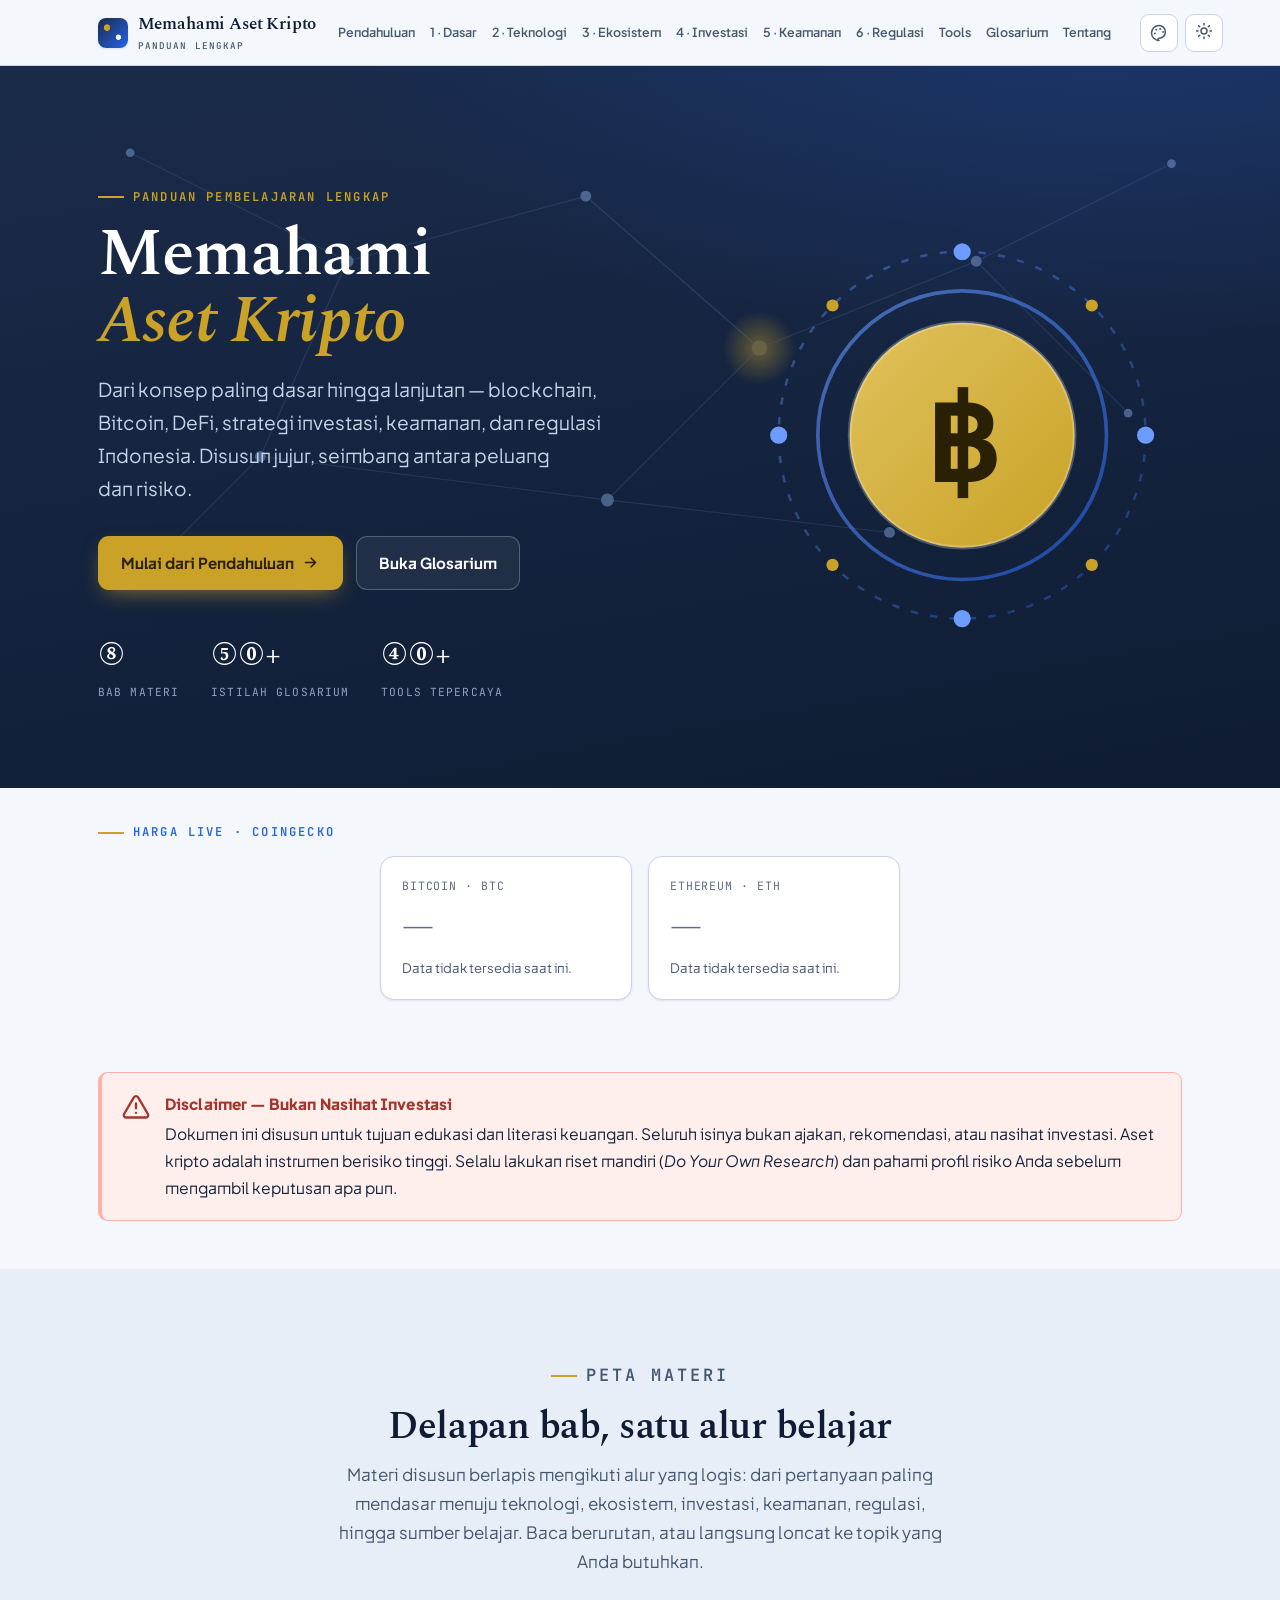
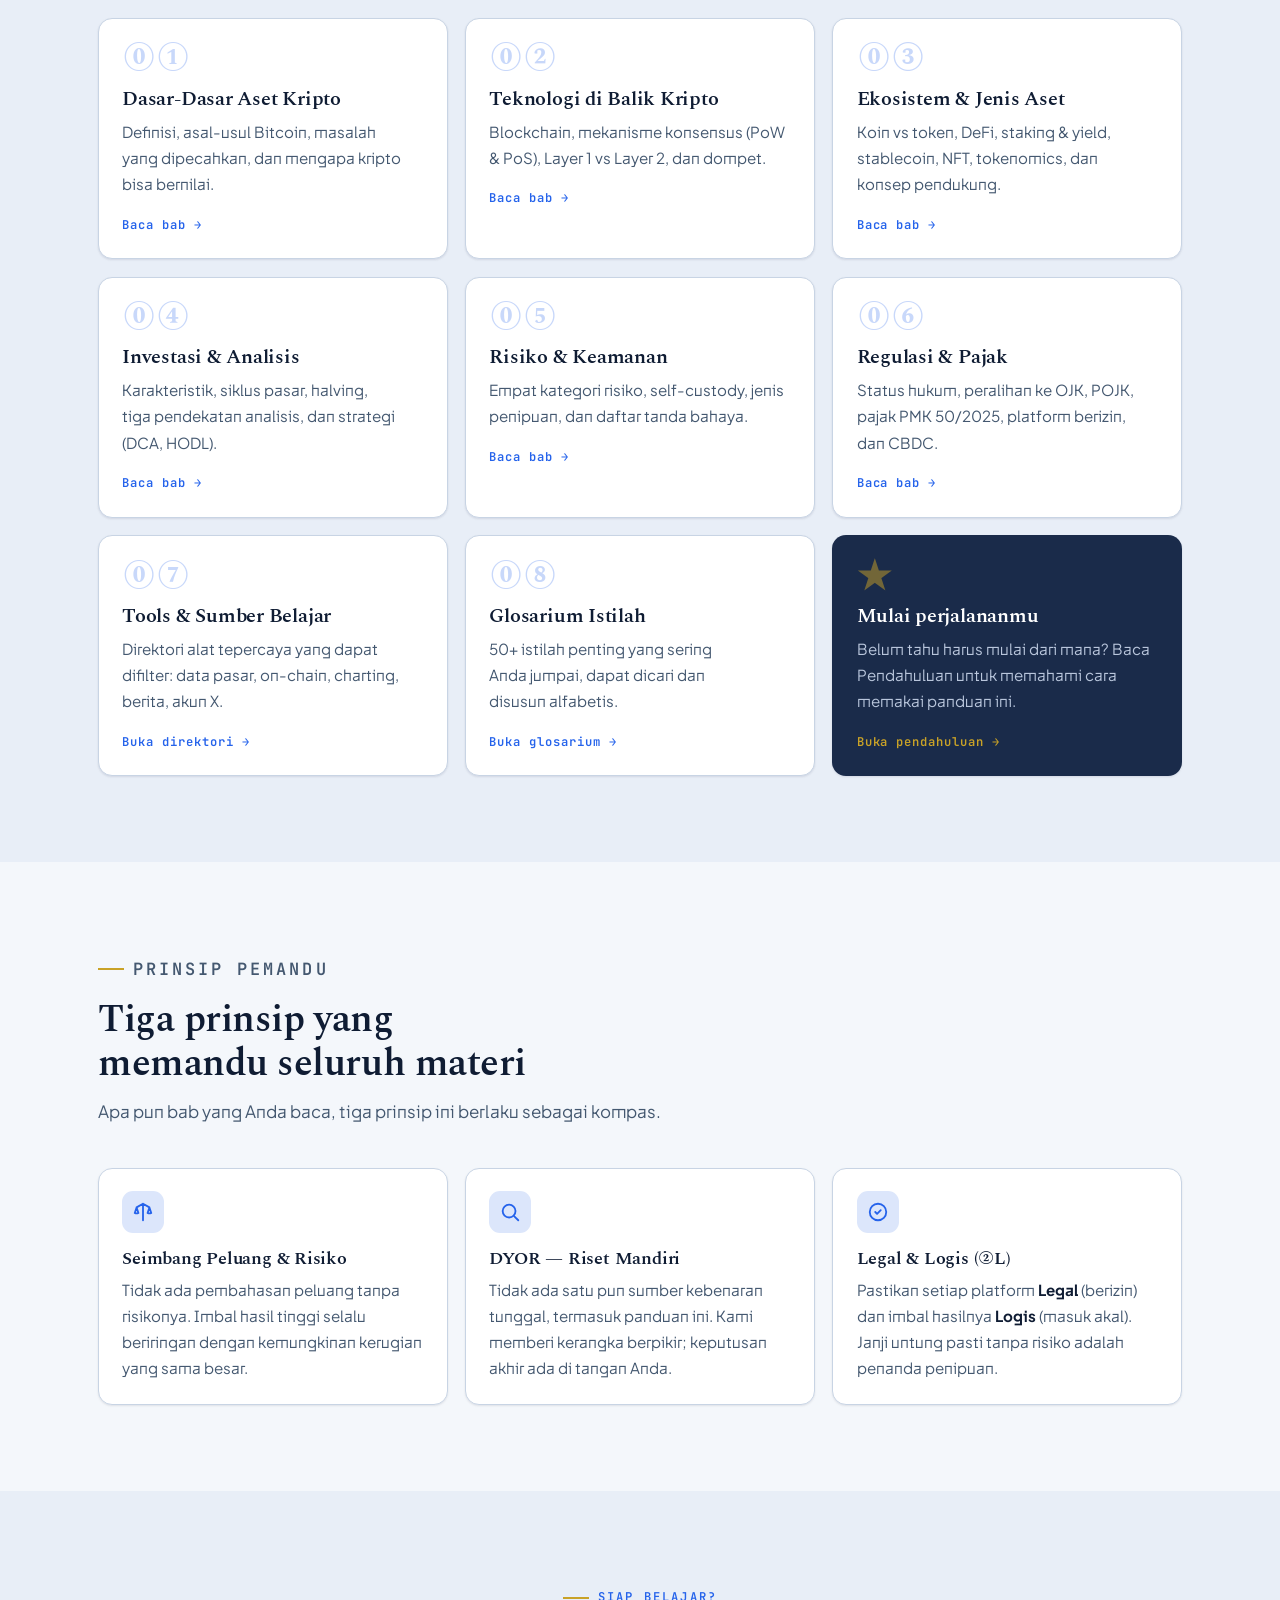
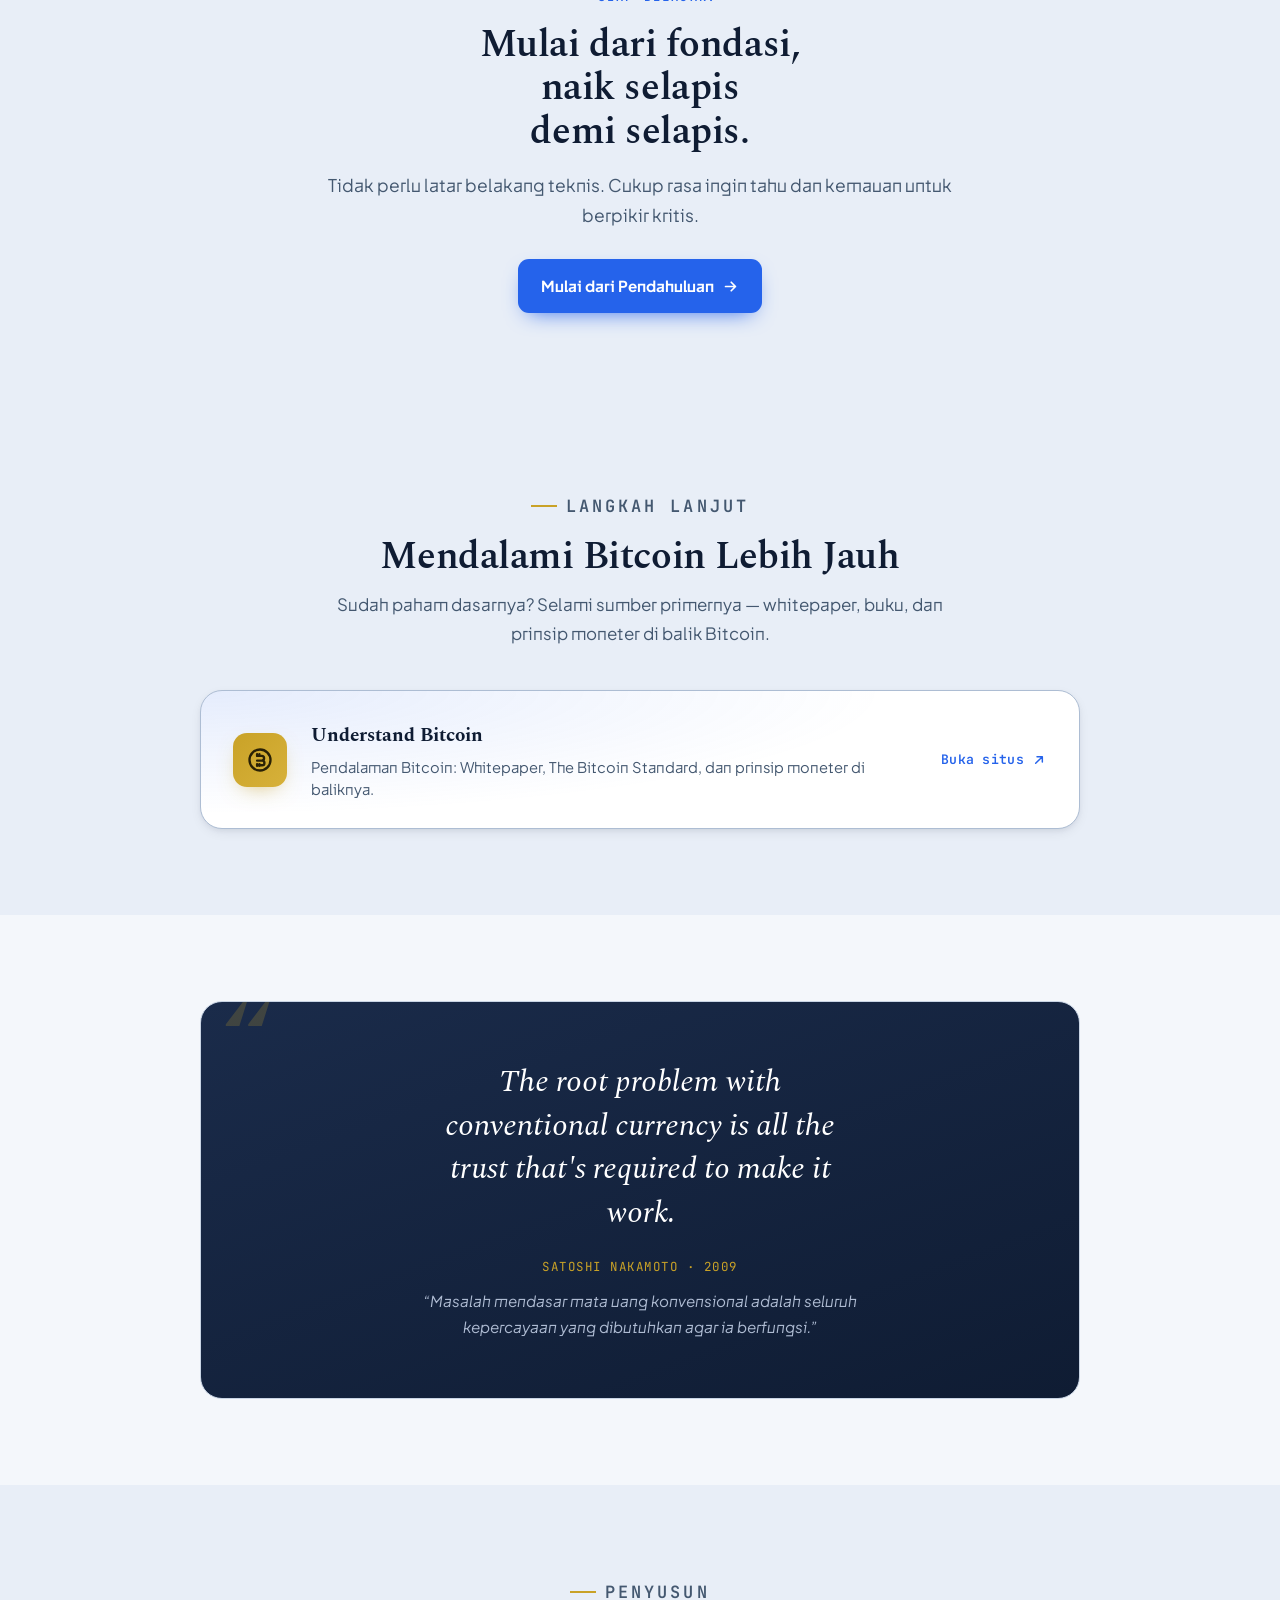
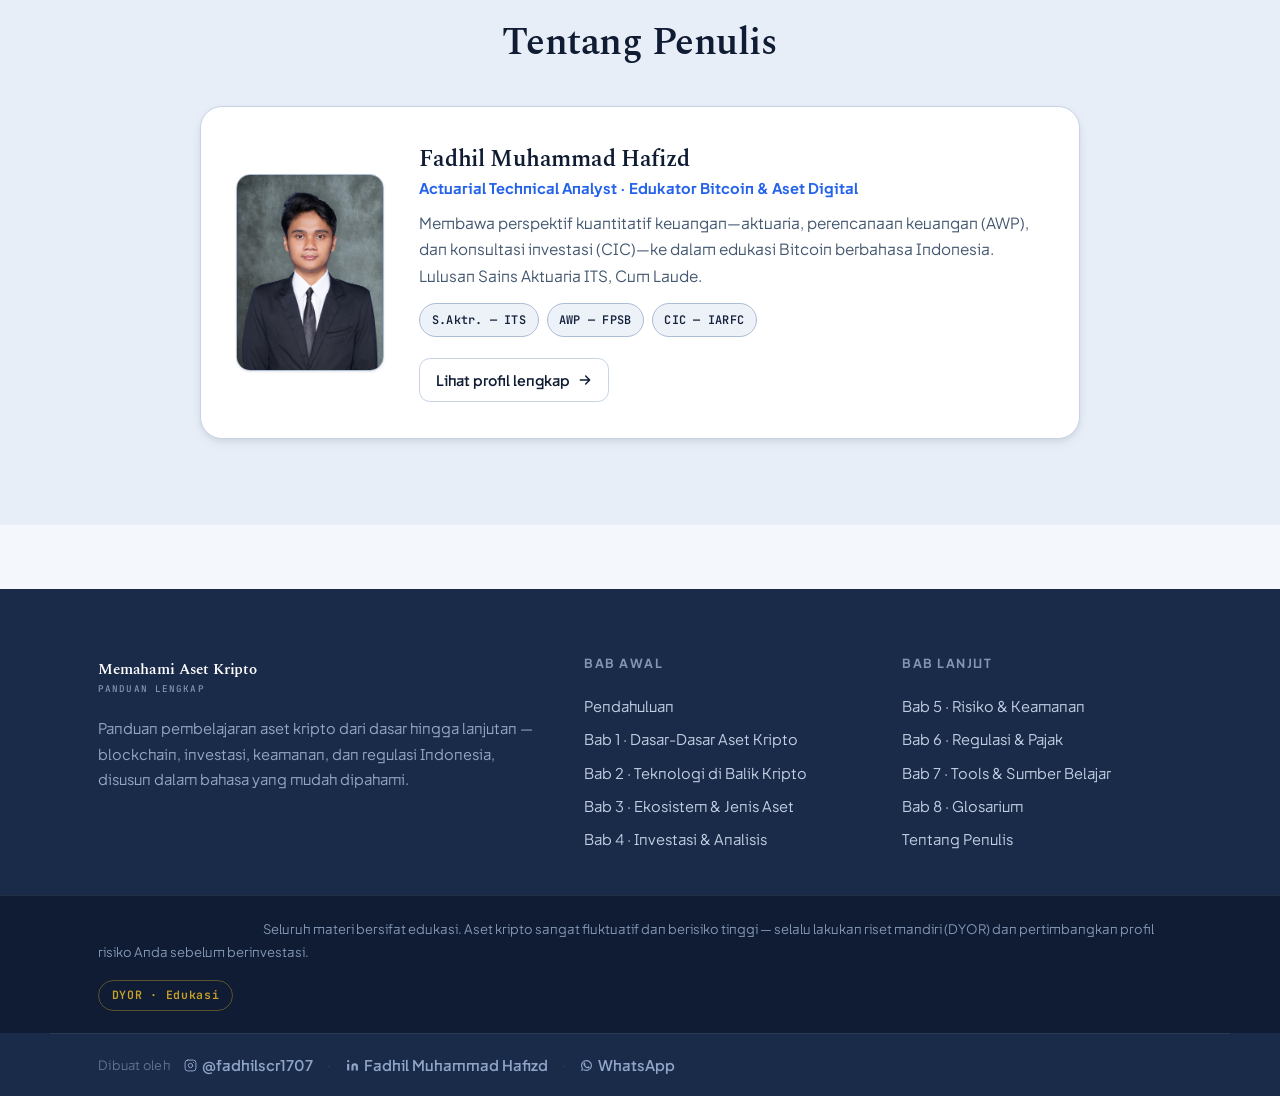
<file: index.html>
﻿<!DOCTYPE html>
<html lang="id" data-accent="blue">
<head>
<meta charset="UTF-8" />
<meta name="viewport" content="width=device-width, initial-scale=1.0" />
<title>Memahami Aset Kripto — Panduan Lengkap dari Dasar hingga Lanjutan</title>
<meta name="description" content="Panduan pembelajaran aset kripto dari dasar hingga lanjutan: blockchain, Bitcoin, DeFi, investasi, keamanan, dan regulasi Indonesia. Disusun untuk edukasi & literasi keuangan." />
<link rel="icon" href="assets/img/favicon.svg" type="image/svg+xml" />
<meta property="og:type" content="website" />
<meta property="og:site_name" content="Memahami Aset Kripto" />
<meta property="og:title" content="Memahami Aset Kripto — Panduan Lengkap dari Dasar hingga Lanjutan" />
<meta property="og:description" content="Panduan pembelajaran aset kripto dari dasar hingga lanjutan: blockchain, Bitcoin, DeFi, investasi, keamanan, dan regulasi Indonesia. Disusun untuk edukasi &amp; literasi keuangan." />
<meta property="og:image" content="https://memahami-aset-kripto.vercel.app/assets/img/og-image.jpg" />
<meta name="twitter:card" content="summary_large_image" />
<meta name="twitter:title" content="Memahami Aset Kripto — Panduan Lengkap dari Dasar hingga Lanjutan" />
<meta name="twitter:description" content="Panduan pembelajaran aset kripto dari dasar hingga lanjutan: blockchain, Bitcoin, DeFi, investasi, keamanan, dan regulasi Indonesia. Disusun untuk edukasi &amp; literasi keuangan." />
<link rel="preconnect" href="https://fonts.googleapis.com" />
<link rel="preconnect" href="https://fonts.gstatic.com" crossorigin />
<link href="https://fonts.googleapis.com/css2?family=Spectral:ital,wght@0,500;0,600;0,700;1,500;1,600&family=Plus+Jakarta+Sans:wght@400;500;600;700;800&family=JetBrains+Mono:wght@400;500;600;700&display=swap" rel="stylesheet" />
<link rel="stylesheet" href="assets/css/tokens.css" />
<link rel="stylesheet" href="assets/css/components.css" />
<link rel="stylesheet" href="assets/css/viz.css" />
</head>
<body>
<div id="site-nav"></div>

<main id="main">
  <!-- ============================ HERO ============================ -->
  <section class="hero">
    <svg class="hero__net" viewBox="0 0 1180 520" preserveAspectRatio="xMidYMid slice" aria-hidden="true">
      <defs>
        <radialGradient id="dotg" cx="50%" cy="50%" r="50%">
          <stop offset="0%" stop-color="#C9A227" stop-opacity=".9"/>
          <stop offset="100%" stop-color="#C9A227" stop-opacity="0"/>
        </radialGradient>
      </defs>
      <g stroke="#5b76ad" stroke-width="1" opacity=".5">
        <line x1="120" y1="80" x2="320" y2="180"/><line x1="320" y1="180" x2="240" y2="360"/>
        <line x1="320" y1="180" x2="540" y2="120"/><line x1="540" y1="120" x2="700" y2="260"/>
        <line x1="700" y1="260" x2="900" y2="180"/><line x1="900" y1="180" x2="1040" y2="320"/>
        <line x1="700" y1="260" x2="560" y2="400"/><line x1="240" y1="360" x2="560" y2="400"/>
        <line x1="900" y1="180" x2="1080" y2="90"/><line x1="540" y1="120" x2="700" y2="260"/>
        <line x1="160" y1="440" x2="240" y2="360"/><line x1="560" y1="400" x2="820" y2="430"/>
      </g>
      <g fill="#7fa0d8">
        <circle cx="120" cy="80" r="4"/><circle cx="320" cy="180" r="6"/><circle cx="540" cy="120" r="5"/>
        <circle cx="700" cy="260" r="7"/><circle cx="900" cy="180" r="5"/><circle cx="1040" cy="320" r="4"/>
        <circle cx="240" cy="360" r="5"/><circle cx="560" cy="400" r="6"/><circle cx="1080" cy="90" r="4"/>
        <circle cx="160" cy="440" r="4"/><circle cx="820" cy="430" r="5"/>
      </g>
      <circle cx="700" cy="260" r="34" fill="url(#dotg)"/>
    </svg>

    <div class="hero__inner">
      <div>
        <p class="eyebrow hero__eyebrow">Panduan Pembelajaran Lengkap</p>
        <h1>Memahami<br /><span class="gold">Aset Kripto</span></h1>
        <p class="hero__lead">Dari konsep paling dasar hingga lanjutan — blockchain, Bitcoin, DeFi, strategi investasi, keamanan, dan regulasi Indonesia. Disusun jujur, seimbang antara peluang dan risiko.</p>
        <div class="hero__cta">
          <a href="pendahuluan.html" class="btn btn--gold">Mulai dari Pendahuluan
            <svg viewBox="0 0 24 24" fill="none" stroke="currentColor" stroke-width="2.4" stroke-linecap="round" stroke-linejoin="round"><path d="M5 12h14M13 6l6 6-6 6"/></svg>
          </a>
          <a href="glosarium.html" class="btn btn--ghost">Buka Glosarium</a>
        </div>
        <div class="hero__stats">
          <div><div class="num">8</div><div class="lbl">Bab Materi</div></div>
          <div><div class="num">50+</div><div class="lbl">Istilah Glosarium</div></div>
          <div><div class="num">40+</div><div class="lbl">Tools Tepercaya</div></div>
        </div>
      </div>

      <div class="hero__art">
        <!-- Stylized coin / blockchain emblem -->
        <svg viewBox="0 0 360 360" width="100%" aria-hidden="true">
          <defs>
            <linearGradient id="coing" x1="0" y1="0" x2="1" y2="1">
              <stop offset="0%" stop-color="#E0C25C"/><stop offset="100%" stop-color="#C9A227"/>
            </linearGradient>
            <linearGradient id="ringg" x1="0" y1="0" x2="1" y2="1">
              <stop offset="0%" stop-color="#6C9CFF"/><stop offset="100%" stop-color="#2563EB"/>
            </linearGradient>
          </defs>
          <circle cx="180" cy="180" r="150" fill="none" stroke="url(#ringg)" stroke-width="2" opacity=".4" stroke-dasharray="6 10"/>
          <circle cx="180" cy="180" r="118" fill="none" stroke="url(#ringg)" stroke-width="3" opacity=".6"/>
          <circle cx="180" cy="180" r="92" fill="url(#coing)"/>
          <circle cx="180" cy="180" r="92" fill="none" stroke="#fff" stroke-opacity=".25" stroke-width="3"/>
          <text x="180" y="218" text-anchor="middle" font-family="Spectral, serif" font-size="96" font-weight="700" fill="#2a2105">฿</text>
          <g fill="#6C9CFF"><circle cx="180" cy="30" r="7"/><circle cx="330" cy="180" r="7"/><circle cx="180" cy="330" r="7"/><circle cx="30" cy="180" r="7"/></g>
          <g fill="#C9A227"><circle cx="286" cy="74" r="5"/><circle cx="286" cy="286" r="5"/><circle cx="74" cy="286" r="5"/><circle cx="74" cy="74" r="5"/></g>
        </svg>
      </div>
    </div>
  </section>

  <!-- ====================== LIVE PRICES ====================== -->
  <section class="section" style="padding-block:clamp(16px,2vw,24px)">
    <div class="shell">
      <p class="eyebrow" style="justify-content:center;text-align:center;margin-bottom:.8rem">Harga Live · CoinGecko</p>
      <div style="display:flex;gap:1rem;flex-wrap:wrap;justify-content:center;max-width:520px;margin:0 auto">
        <div class="widget reveal" id="widget-btc" style="flex:1;min-width:200px">
          <div class="wlbl">Bitcoin · BTC</div>
          <div class="wval wdash">—</div>
          <div class="wsub">memuat harga…</div>
        </div>
        <div class="widget reveal" id="widget-eth" style="flex:1;min-width:200px">
          <div class="wlbl">Ethereum · ETH</div>
          <div class="wval wdash">—</div>
          <div class="wsub">memuat harga…</div>
        </div>
      </div>
    </div>
  </section>

  <!-- ====================== DISCLAIMER STRIP ====================== -->
  <section class="section" style="padding-block: clamp(34px,4vw,48px)">
    <div class="shell">
      <div class="callout callout--risk reveal" style="margin:0">
        <span class="callout__ic" aria-hidden="true"><svg viewBox="0 0 24 24" fill="none" stroke="currentColor" stroke-width="2" stroke-linecap="round" stroke-linejoin="round"><path d="M10.3 3.6 1.8 18a2 2 0 0 0 1.7 3h17a2 2 0 0 0 1.7-3L13.7 3.6a2 2 0 0 0-3.4 0z"/><path d="M12 9v4M12 17h.01"/></svg></span>
        <div class="callout__body">
          <strong class="callout__t">Disclaimer — Bukan Nasihat Investasi</strong>
          <p>Dokumen ini disusun untuk tujuan edukasi dan literasi keuangan. Seluruh isinya bukan ajakan, rekomendasi, atau nasihat investasi. Aset kripto adalah instrumen berisiko tinggi. Selalu lakukan riset mandiri (<em>Do Your Own Research</em>) dan pahami profil risiko Anda sebelum mengambil keputusan apa pun.</p>
        </div>
      </div>
    </div>
  </section>

  <!-- ====================== CHAPTER INDEX ====================== -->
  <section class="section section--tint">
    <div class="shell">
      <div class="section__head center reveal">
        <p class="eyebrow" style="justify-content:center">Peta Materi</p>
        <h2>Delapan bab, satu alur belajar</h2>
        <p>Materi disusun berlapis mengikuti alur yang logis: dari pertanyaan paling mendasar menuju teknologi, ekosistem, investasi, keamanan, regulasi, hingga sumber belajar. Baca berurutan, atau langsung loncat ke topik yang Anda butuhkan.</p>
      </div>

      <div class="grid grid-3">
        <a href="bab-1-dasar-dasar.html" class="card card--hover chcard reveal">
          <span class="num">01</span>
          <h3>Dasar-Dasar Aset Kripto</h3>
          <p>Definisi, asal-usul Bitcoin, masalah yang dipecahkan, dan mengapa kripto bisa bernilai.</p>
          <span class="more">Baca bab →</span>
        </a>
        <a href="bab-2-teknologi.html" class="card card--hover chcard reveal">
          <span class="num">02</span>
          <h3>Teknologi di Balik Kripto</h3>
          <p>Blockchain, mekanisme konsensus (PoW &amp; PoS), Layer 1 vs Layer 2, dan dompet.</p>
          <span class="more">Baca bab →</span>
        </a>
        <a href="bab-3-ekosistem.html" class="card card--hover chcard reveal">
          <span class="num">03</span>
          <h3>Ekosistem &amp; Jenis Aset</h3>
          <p>Koin vs token, DeFi, staking &amp; yield, stablecoin, NFT, tokenomics, dan konsep pendukung.</p>
          <span class="more">Baca bab →</span>
        </a>
        <a href="bab-4-investasi.html" class="card card--hover chcard reveal">
          <span class="num">04</span>
          <h3>Investasi &amp; Analisis</h3>
          <p>Karakteristik, siklus pasar, halving, tiga pendekatan analisis, dan strategi (DCA, HODL).</p>
          <span class="more">Baca bab →</span>
        </a>
        <a href="bab-5-risiko-keamanan.html" class="card card--hover chcard reveal">
          <span class="num">05</span>
          <h3>Risiko &amp; Keamanan</h3>
          <p>Empat kategori risiko, self-custody, jenis penipuan, dan daftar tanda bahaya.</p>
          <span class="more">Baca bab →</span>
        </a>
        <a href="bab-6-regulasi.html" class="card card--hover chcard reveal">
          <span class="num">06</span>
          <h3>Regulasi &amp; Pajak</h3>
          <p>Status hukum, peralihan ke OJK, POJK, pajak PMK 50/2025, platform berizin, dan CBDC.</p>
          <span class="more">Baca bab →</span>
        </a>
        <a href="tools.html" class="card card--hover chcard reveal">
          <span class="num">07</span>
          <h3>Tools &amp; Sumber Belajar</h3>
          <p>Direktori alat tepercaya yang dapat difilter: data pasar, on-chain, charting, berita, akun X.</p>
          <span class="more">Buka direktori →</span>
        </a>
        <a href="glosarium.html" class="card card--hover chcard reveal">
          <span class="num">08</span>
          <h3>Glosarium Istilah</h3>
          <p>50+ istilah penting yang sering Anda jumpai, dapat dicari dan disusun alfabetis.</p>
          <span class="more">Buka glosarium →</span>
        </a>
        <div class="card chcard reveal" style="background:var(--navy);color:#eaf0fb;border-color:transparent">
          <span class="num" style="color:var(--gold);opacity:.5">★</span>
          <h3 style="color:#fff">Mulai perjalananmu</h3>
          <p style="color:#b9c6dc">Belum tahu harus mulai dari mana? Baca Pendahuluan untuk memahami cara memakai panduan ini.</p>
          <a href="pendahuluan.html" class="more" style="color:var(--gold)">Buka pendahuluan →</a>
        </div>
      </div>
    </div>
  </section>

  <!-- ====================== THREE PRINCIPLES ====================== -->
  <section class="section">
    <div class="shell">
      <div class="section__head reveal">
        <p class="eyebrow">Prinsip Pemandu</p>
        <h2>Tiga prinsip yang memandu seluruh materi</h2>
        <p>Apa pun bab yang Anda baca, tiga prinsip ini berlaku sebagai kompas.</p>
      </div>
      <div class="grid grid-3">
        <div class="card reveal">
          <div class="card__ic"><svg viewBox="0 0 24 24" fill="none" stroke="currentColor" stroke-width="2" stroke-linecap="round" stroke-linejoin="round"><path d="M12 3v18M5 7l7-4 7 4M5 7l-2 6a4 4 0 0 0 4 0l-2-6M19 7l-2 6a4 4 0 0 0 4 0l-2-6"/></svg></div>
          <h3>Seimbang Peluang &amp; Risiko</h3>
          <p>Tidak ada pembahasan peluang tanpa risikonya. Imbal hasil tinggi selalu beriringan dengan kemungkinan kerugian yang sama besar.</p>
        </div>
        <div class="card reveal">
          <div class="card__ic"><svg viewBox="0 0 24 24" fill="none" stroke="currentColor" stroke-width="2" stroke-linecap="round" stroke-linejoin="round"><circle cx="11" cy="11" r="7"/><path d="m21 21-4.3-4.3"/></svg></div>
          <h3>DYOR — Riset Mandiri</h3>
          <p>Tidak ada satu pun sumber kebenaran tunggal, termasuk panduan ini. Kami memberi kerangka berpikir; keputusan akhir ada di tangan Anda.</p>
        </div>
        <div class="card reveal">
          <div class="card__ic"><svg viewBox="0 0 24 24" fill="none" stroke="currentColor" stroke-width="2" stroke-linecap="round" stroke-linejoin="round"><path d="M9 12l2 2 4-4"/><path d="M12 3a9 9 0 1 0 9 9 9 9 0 0 0-9-9z"/></svg></div>
          <h3>Legal &amp; Logis (2L)</h3>
          <p>Pastikan setiap platform <strong>Legal</strong> (berizin) dan imbal hasilnya <strong>Logis</strong> (masuk akal). Janji untung pasti tanpa risiko adalah penanda penipuan.</p>
        </div>
      </div>
    </div>
  </section>

  <!-- ====================== CTA ====================== -->
  <section class="section section--tint">
    <div class="shell center reveal">
      <p class="eyebrow" style="justify-content:center">Siap Belajar?</p>
      <h2 style="max-width:18ch;margin-inline:auto">Mulai dari fondasi, naik selapis demi selapis.</h2>
      <p style="color:var(--muted);max-width:48ch;margin:1rem auto 1.8rem">Tidak perlu latar belakang teknis. Cukup rasa ingin tahu dan kemauan untuk berpikir kritis.</p>
      <a href="pendahuluan.html" class="btn btn--solid">Mulai dari Pendahuluan
        <svg viewBox="0 0 24 24" fill="none" stroke="currentColor" stroke-width="2.4" stroke-linecap="round" stroke-linejoin="round"><path d="M5 12h14M13 6l6 6-6 6"/></svg>
      </a>
    </div>
  </section>

  <!-- ====================== PENDALAMAN BITCOIN ====================== -->
  <section class="section section--tint">
    <div class="shell">
      <div class="section__head center reveal">
        <p class="eyebrow" style="justify-content:center">Langkah Lanjut</p>
        <h2>Mendalami Bitcoin Lebih Jauh</h2>
        <p>Sudah paham dasarnya? Selami sumber primernya — whitepaper, buku, dan prinsip moneter di balik Bitcoin.</p>
      </div>
      <a href="https://understandbitcoin.vercel.app/" target="_blank" rel="noopener noreferrer" class="ext-cta reveal">
        <span class="ext-cta__ic">
          <svg viewBox="0 0 24 24" fill="none" stroke="currentColor" stroke-width="2" stroke-linecap="round" stroke-linejoin="round"><circle cx="12" cy="12" r="9"/><path d="M9.5 8.5h4a2 2 0 0 1 0 4h-4m0 0h4.3a2 2 0 0 1 0 4H9.5m0-8V7m0 10v-1.5m2-8.5V7m0 10v-1.5"/></svg>
        </span>
        <span class="ext-cta__body">
          <strong class="ext-cta__t">Understand Bitcoin</strong>
          <span class="ext-cta__d">Pendalaman Bitcoin: Whitepaper, The Bitcoin Standard, dan prinsip moneter di baliknya.</span>
        </span>
        <span class="ext-cta__go">
          Buka situs
          <svg viewBox="0 0 24 24" fill="none" stroke="currentColor" stroke-width="2.2" stroke-linecap="round" stroke-linejoin="round"><path d="M7 17 17 7M9 7h8v8"/></svg>
        </span>
      </a>
    </div>
  </section>

  <!-- ====================== QUOTE ====================== -->
  <section class="section">
    <div class="shell">
      <div class="quote-hero reveal">
        <q>The root problem with conventional currency is all the trust that's required to make it work.</q>
        <span class="by">Satoshi Nakamoto &middot; 2009</span>
        <span class="tr">“Masalah mendasar mata uang konvensional adalah seluruh kepercayaan yang dibutuhkan agar ia berfungsi.”</span>
      </div>
    </div>
  </section>

  <!-- ====================== AUTHOR ====================== -->
  <section class="section section--tint">
    <div class="shell">
      <div class="section__head center reveal">
        <p class="eyebrow" style="justify-content:center">Penyusun</p>
        <h2>Tentang Penulis</h2>
      </div>
      <div class="author-card reveal">
        <div class="author-card__photo">
          <img src="assets/img/fadhil-profile.jpg" alt="Foto Fadhil Muhammad Hafizd" loading="lazy" />
        </div>
        <div>
          <h3>Fadhil Muhammad Hafizd</h3>
          <p class="role">Actuarial Technical Analyst &middot; Edukator Bitcoin &amp; Aset Digital</p>
          <p>Membawa perspektif kuantitatif keuangan—aktuaria, perencanaan keuangan (AWP), dan konsultasi investasi (CIC)—ke dalam edukasi Bitcoin berbahasa Indonesia. Lulusan Sains Aktuaria ITS, Cum Laude.</p>
          <div class="cred-row">
            <span class="cred">S.Aktr. — ITS</span>
            <span class="cred">AWP — FPSB</span>
            <span class="cred">CIC — IARFC</span>
          </div>
          <div class="profile__social">
            <a href="tentang.html">
              Lihat profil lengkap
              <svg viewBox="0 0 24 24" fill="none" stroke="currentColor" stroke-width="2.2" stroke-linecap="round" stroke-linejoin="round"><path d="M5 12h14M13 6l6 6-6 6"/></svg>
            </a>
          </div>
        </div>
      </div>
    </div>
  </section>
</main>

<div id="site-footer"></div>
<script src="assets/js/particles.js"></script>
<script src="assets/js/site.js"></script>
<script src="assets/js/viz.js"></script>
<script src="assets/js/live-data.js"></script>
</body>
</html>
</file>
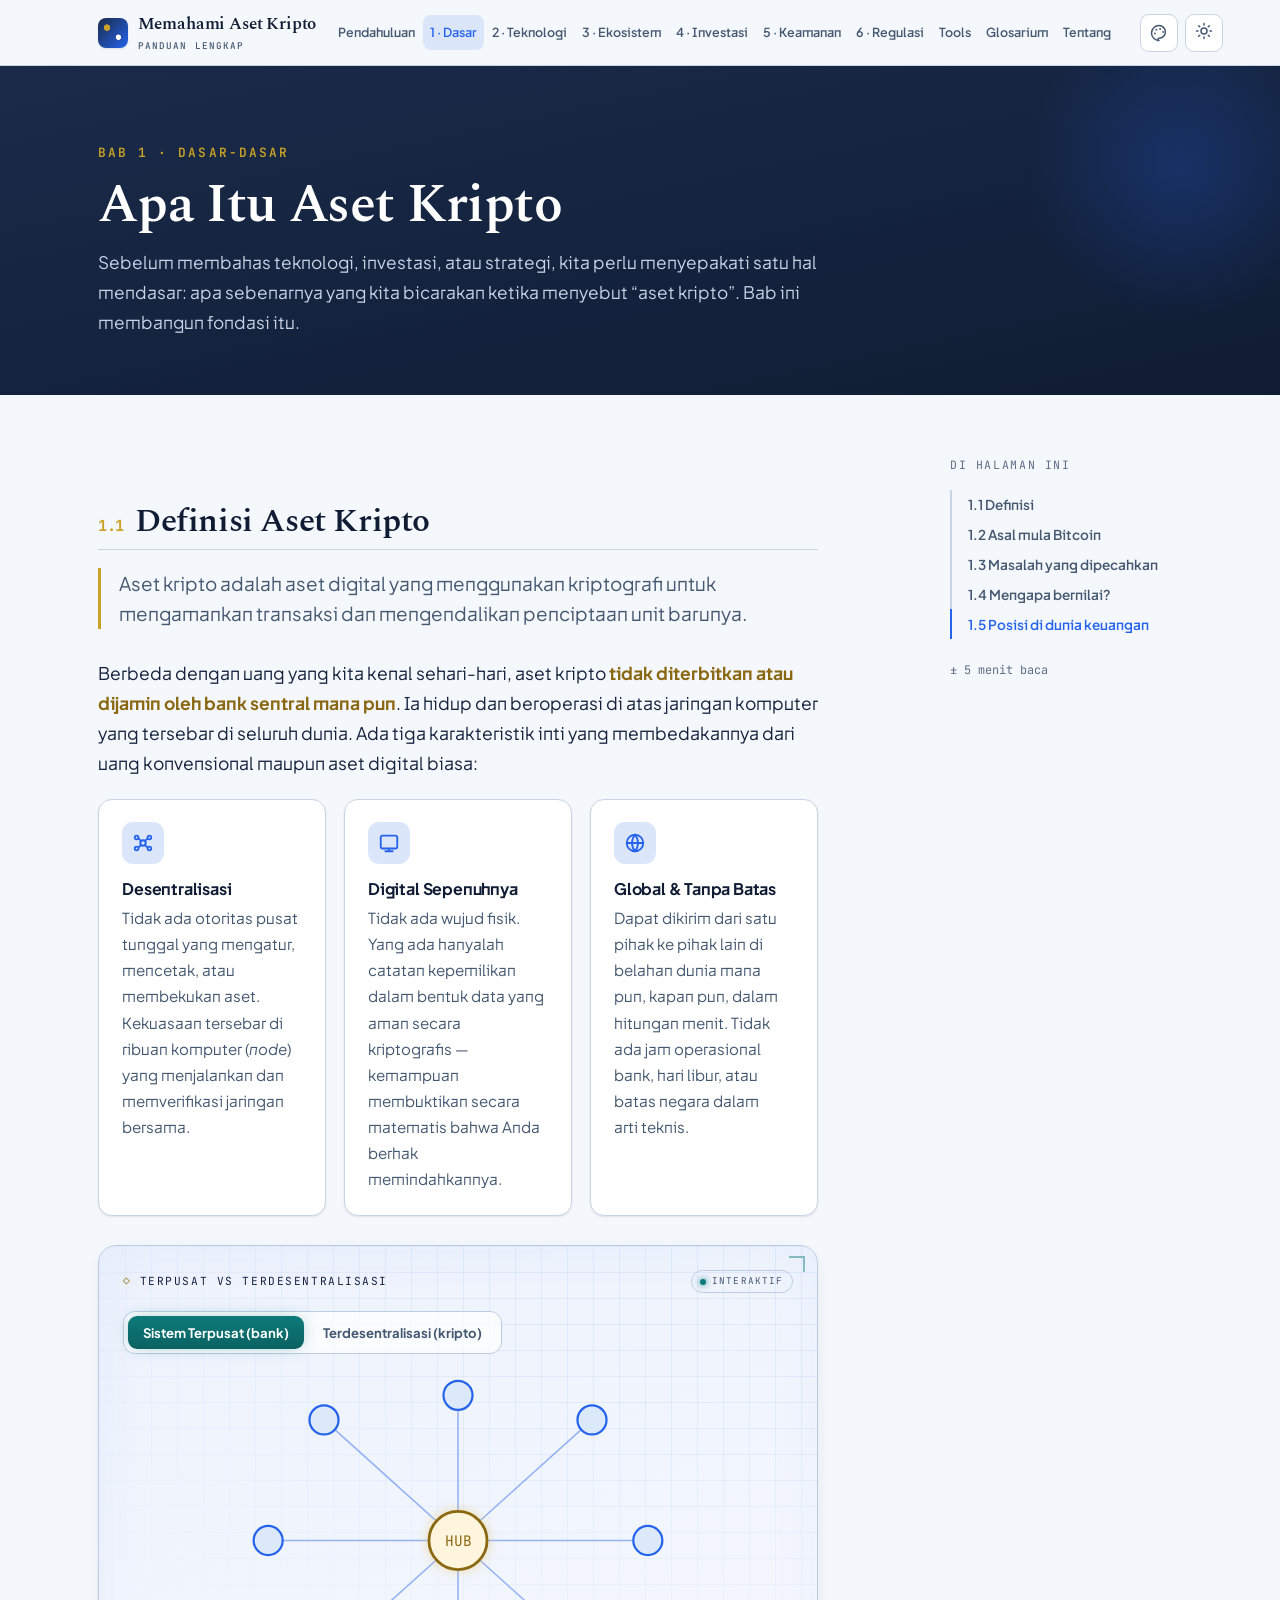
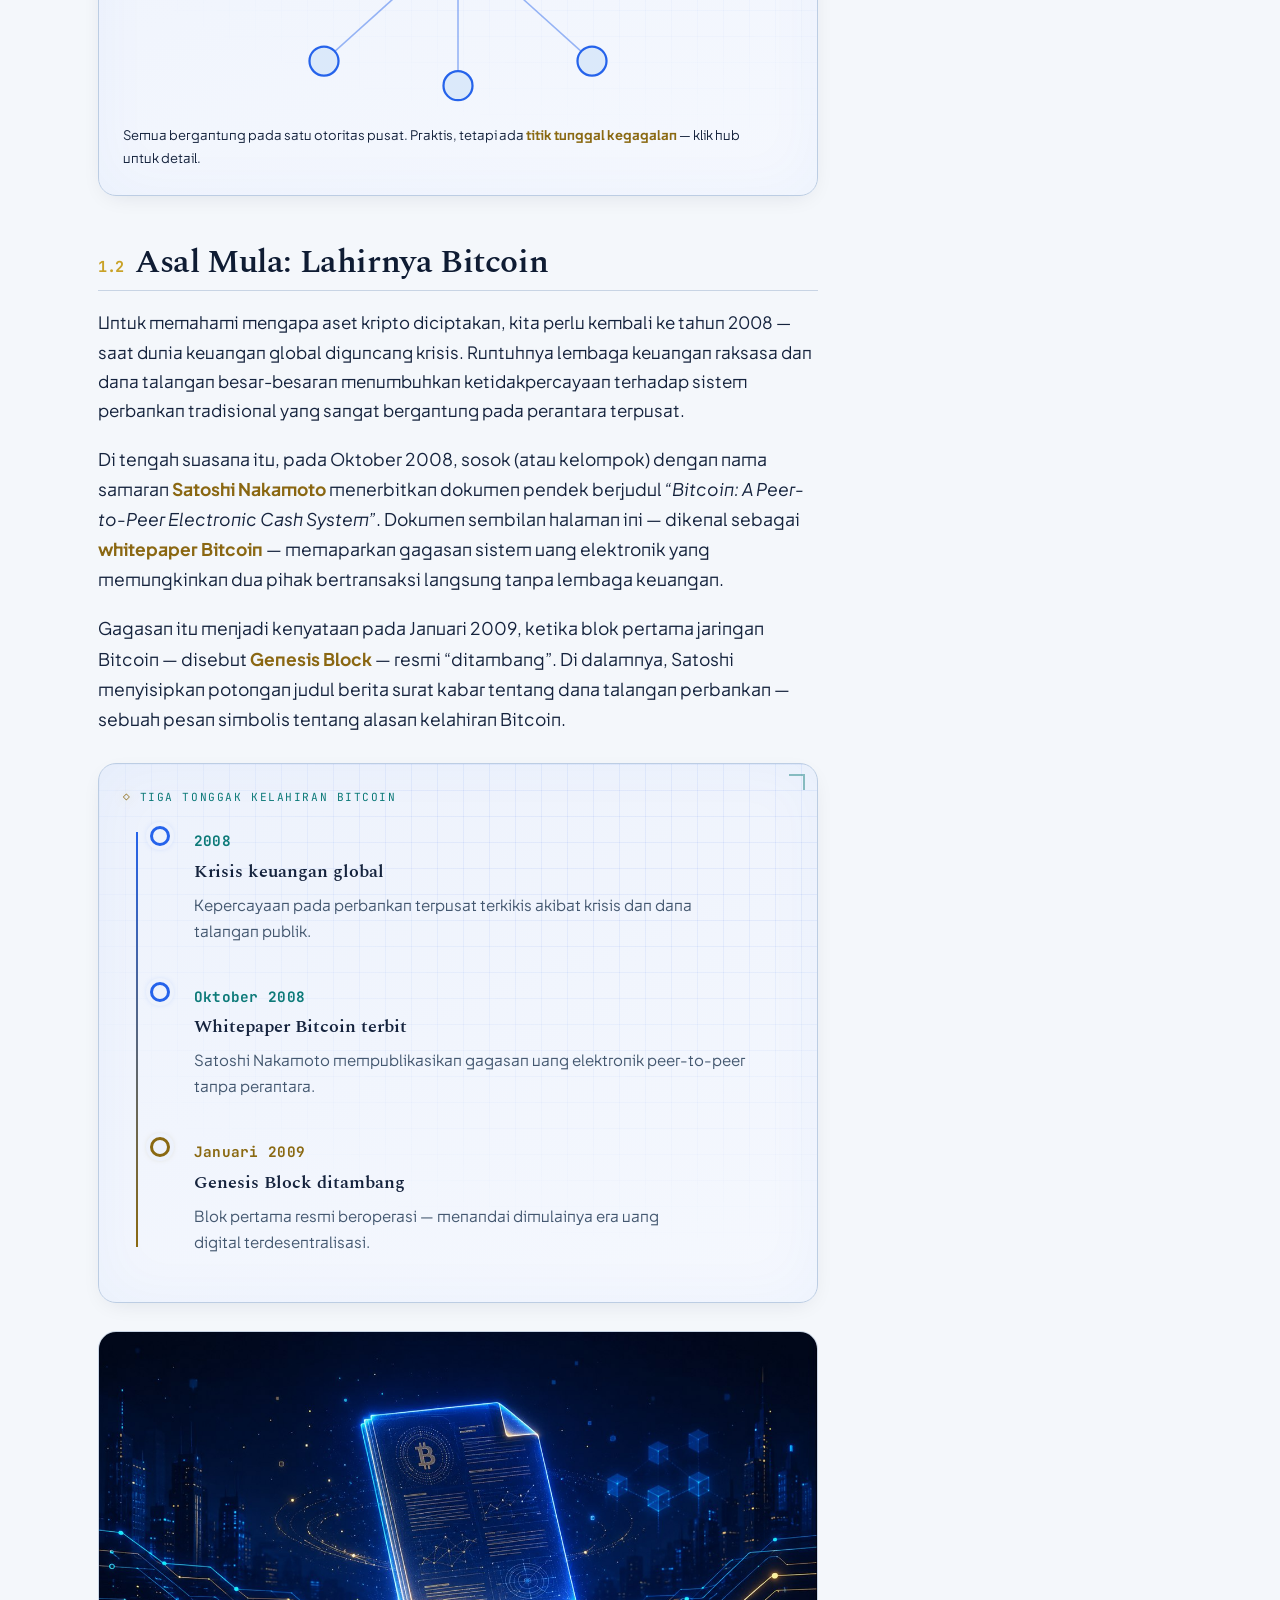
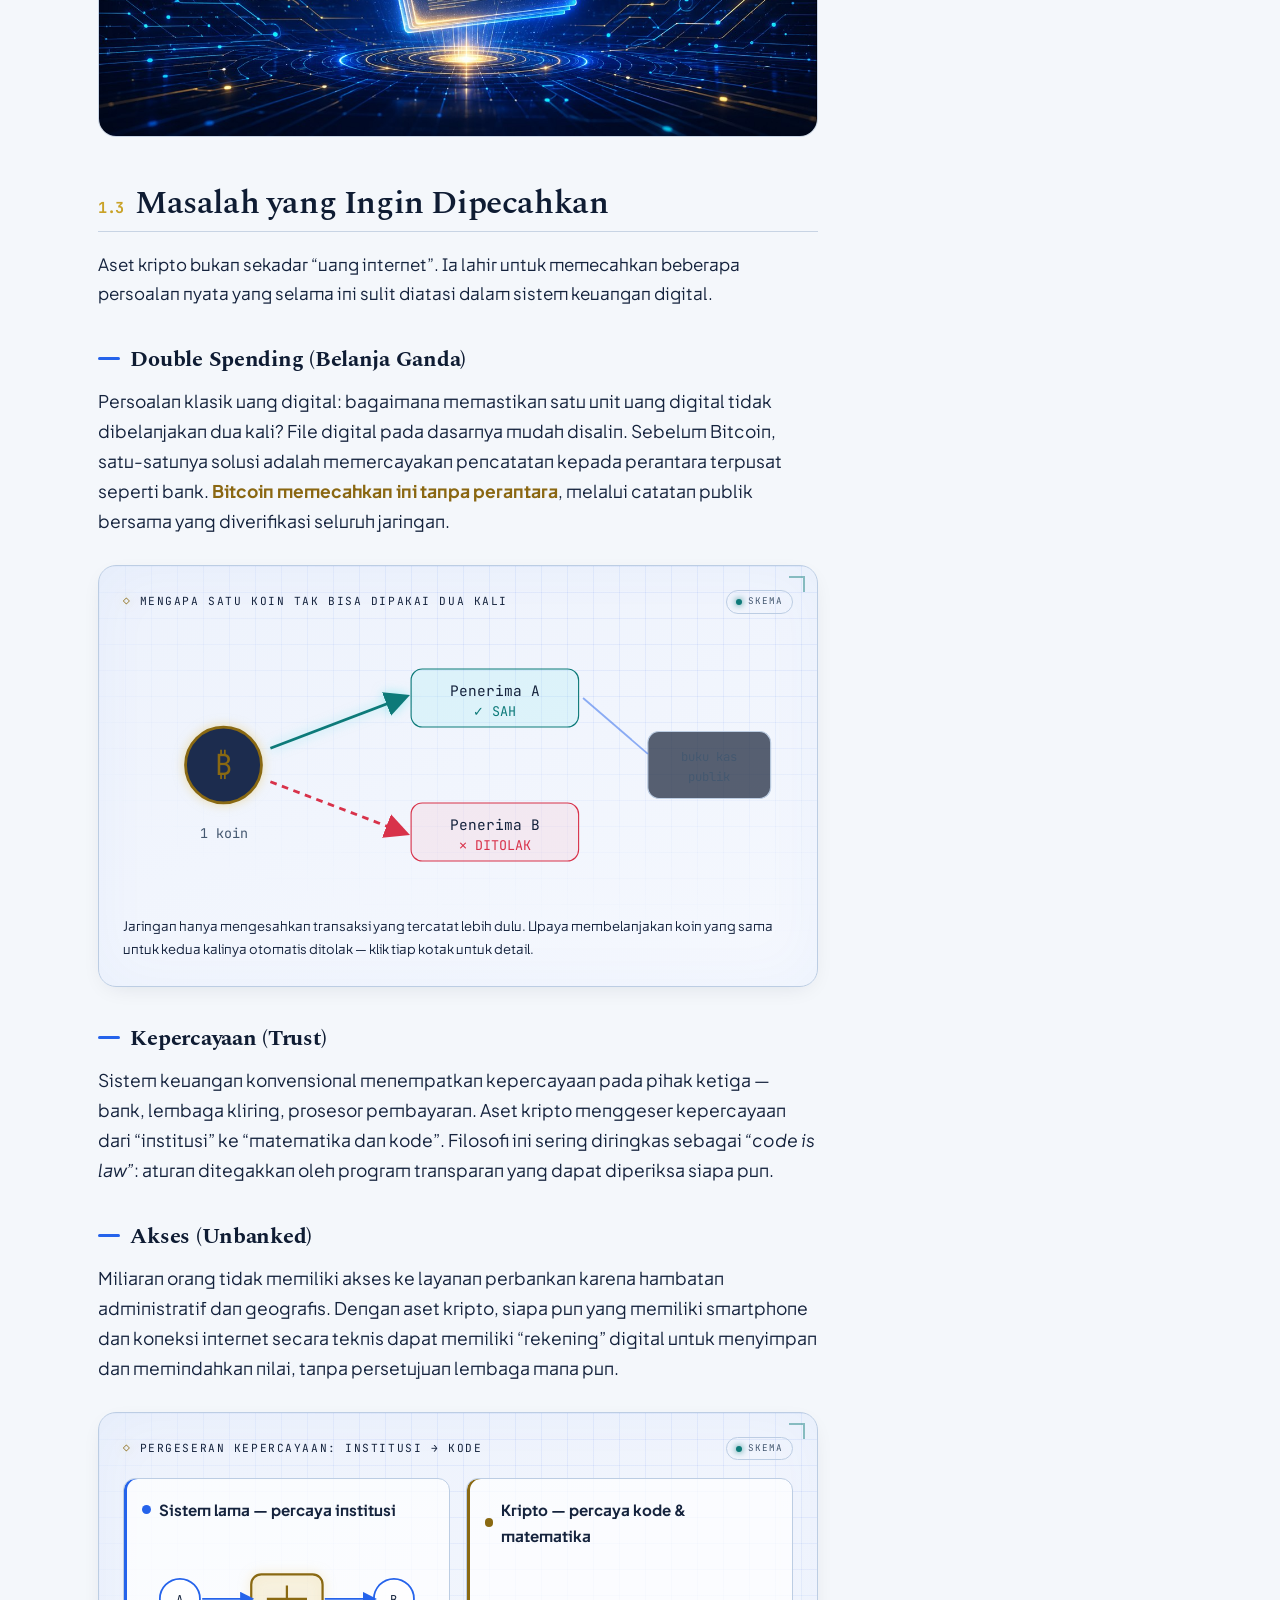
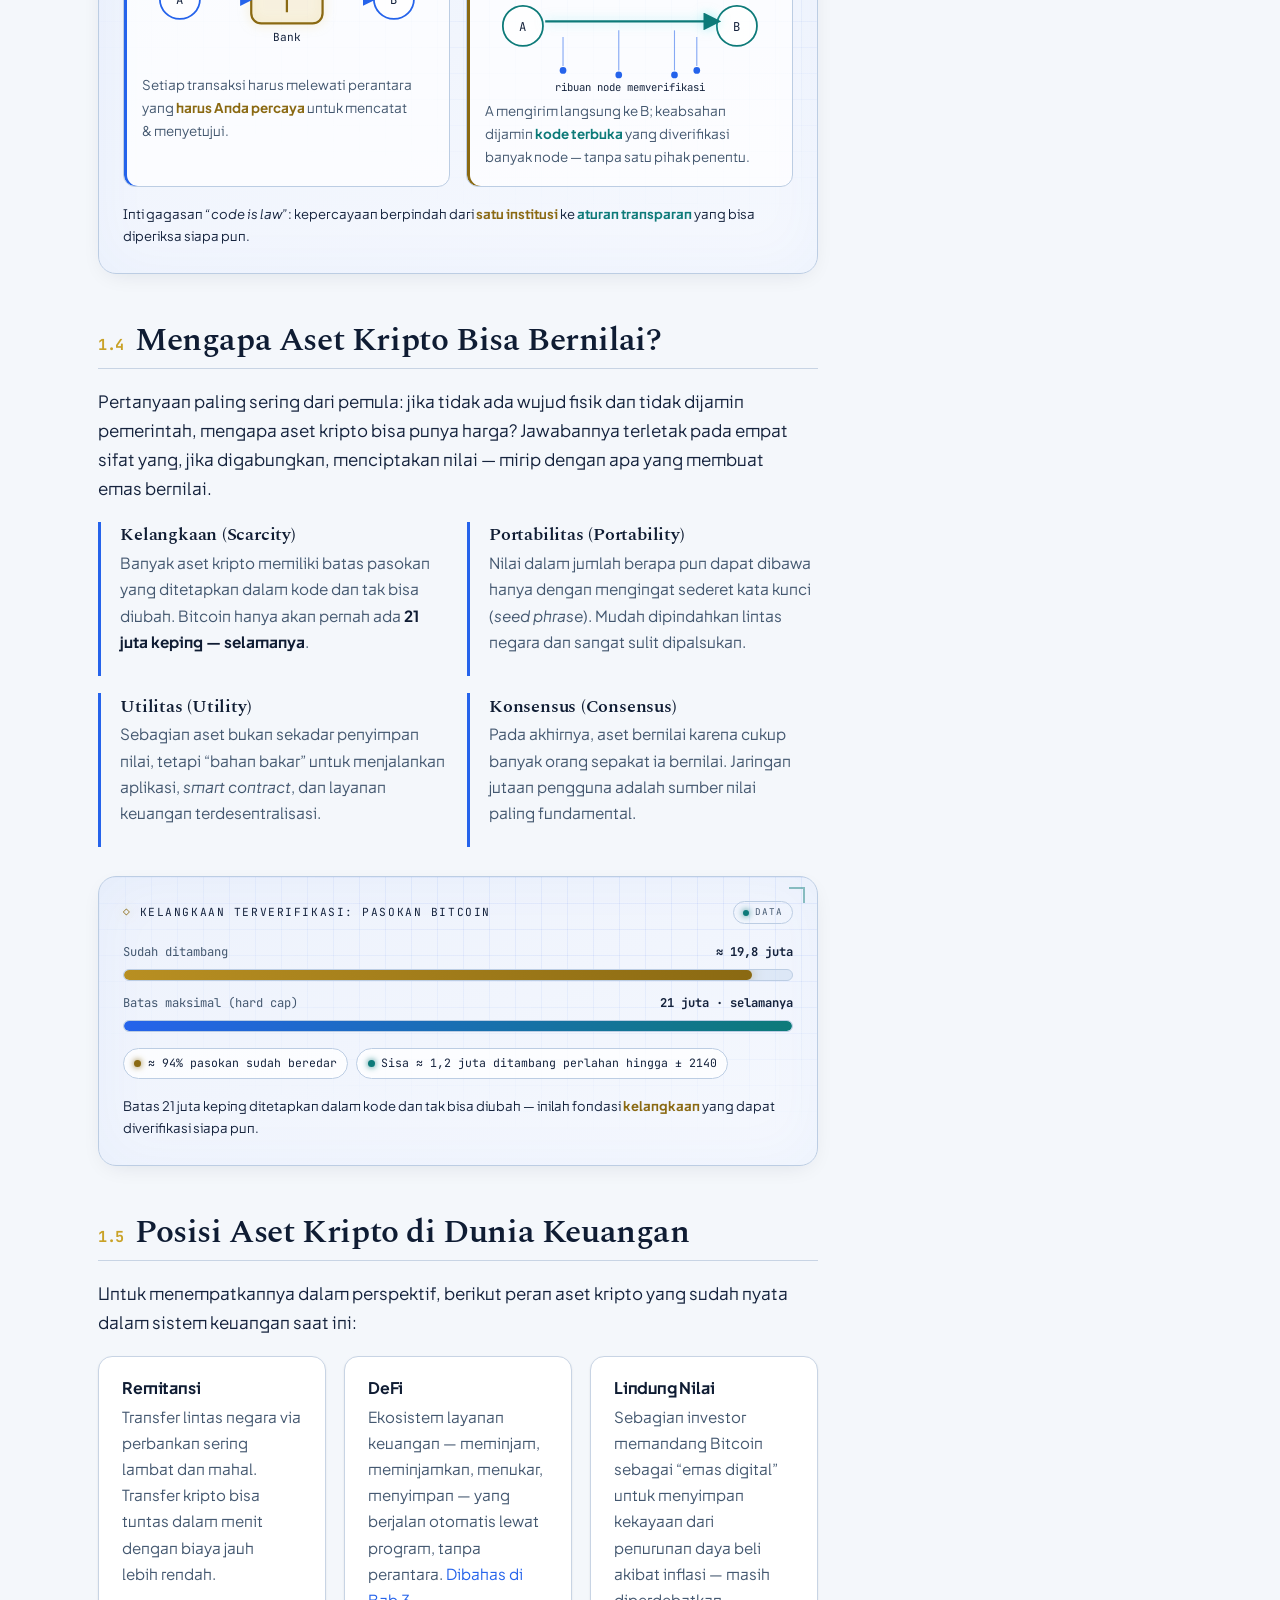
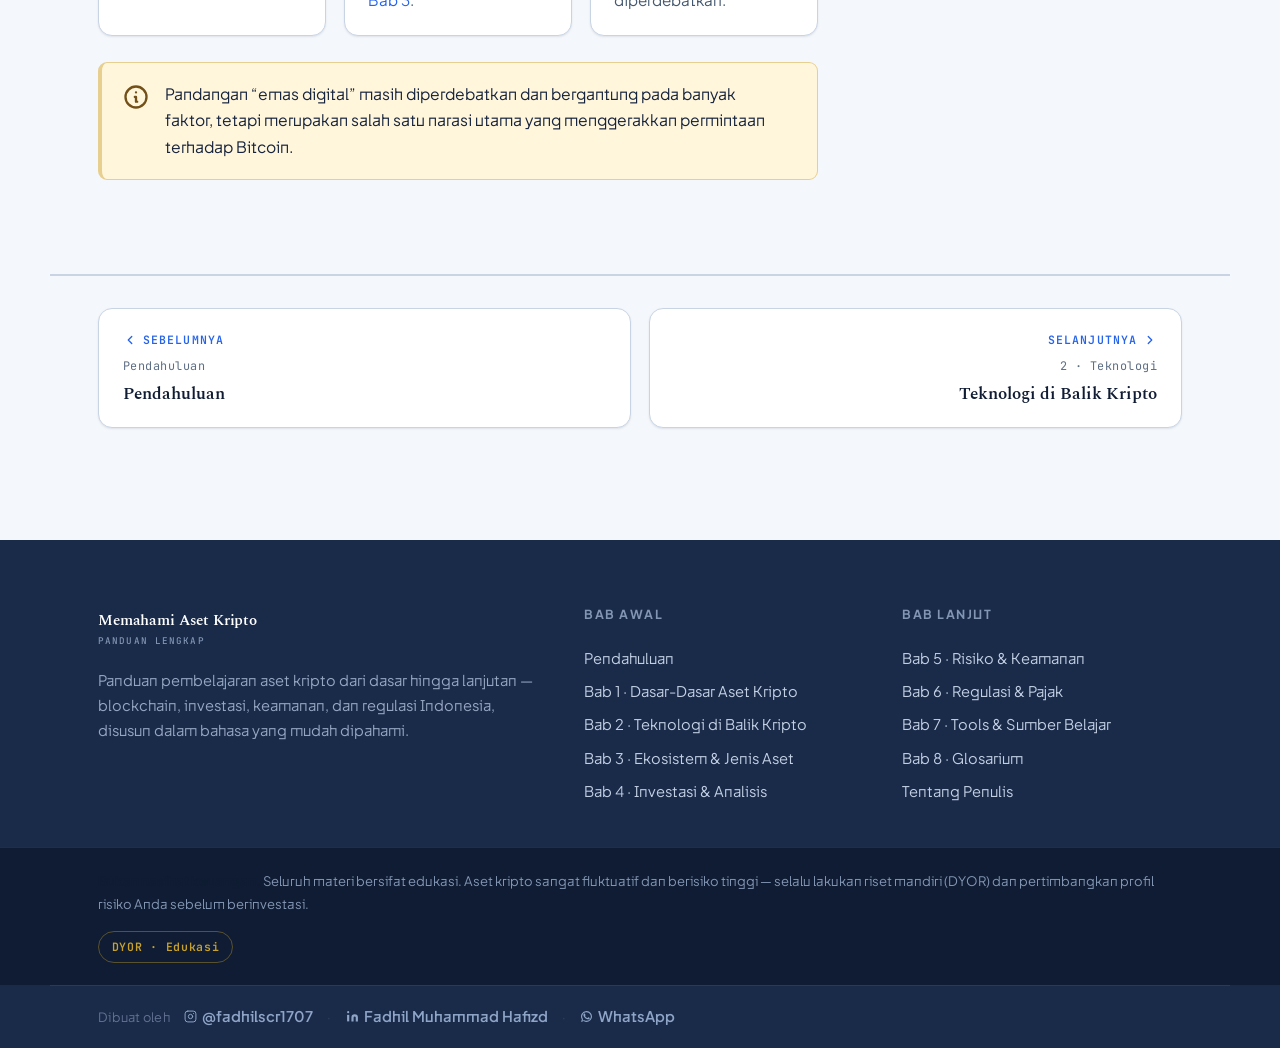
<file: bab-1-dasar-dasar.html>
﻿<!DOCTYPE html>
<html lang="id" data-accent="blue">
<head>
<meta charset="UTF-8" />
<meta name="viewport" content="width=device-width, initial-scale=1.0" />
<title>Bab 1 — Dasar-Dasar Aset Kripto</title>
<meta name="description" content="Apa itu aset kripto: definisi, karakteristik inti, asal mula Bitcoin, masalah yang dipecahkan, mengapa kripto bernilai, dan posisinya di dunia keuangan." />
<link rel="icon" href="assets/img/favicon.svg" type="image/svg+xml" />
<meta property="og:type" content="website" />
<meta property="og:site_name" content="Memahami Aset Kripto" />
<meta property="og:title" content="Bab 1 — Dasar-Dasar Aset Kripto" />
<meta property="og:description" content="Apa itu aset kripto: definisi, karakteristik inti, asal mula Bitcoin, masalah yang dipecahkan, mengapa kripto bernilai, dan posisinya di dunia keuangan." />
<meta property="og:image" content="https://memahami-aset-kripto.vercel.app/assets/img/og-image.jpg" />
<meta name="twitter:card" content="summary_large_image" />
<meta name="twitter:title" content="Bab 1 — Dasar-Dasar Aset Kripto" />
<meta name="twitter:description" content="Apa itu aset kripto: definisi, karakteristik inti, asal mula Bitcoin, masalah yang dipecahkan, mengapa kripto bernilai, dan posisinya di dunia keuangan." />
<link rel="preconnect" href="https://fonts.googleapis.com" />
<link rel="preconnect" href="https://fonts.gstatic.com" crossorigin />
<link href="https://fonts.googleapis.com/css2?family=Spectral:ital,wght@0,500;0,600;0,700;1,500;1,600&family=Plus+Jakarta+Sans:wght@400;500;600;700;800&family=JetBrains+Mono:wght@400;500;600;700&display=swap" rel="stylesheet" />
<link rel="stylesheet" href="assets/css/tokens.css" />
<link rel="stylesheet" href="assets/css/components.css" />
<link rel="stylesheet" href="assets/css/viz.css" />
</head>
<body>
<div id="site-nav"></div>

<main id="main">
  <header class="chap-hero">
    <div class="chap-hero__inner">
      <p class="kicker">Bab 1 · Dasar-Dasar</p>
      <h1>Apa Itu Aset Kripto</h1>
      <p>Sebelum membahas teknologi, investasi, atau strategi, kita perlu menyepakati satu hal mendasar: apa sebenarnya yang kita bicarakan ketika menyebut “aset kripto”. Bab ini membangun fondasi itu.</p>
    </div>
  </header>

  <div class="chap-layout">
    <article class="prose">
      <!-- 1.1 -->
      <section id="definisi">
        <h2><span class="nmark">1.1</span> Definisi Aset Kripto</h2>
        <p class="lead">Aset kripto adalah aset digital yang menggunakan kriptografi untuk mengamankan transaksi dan mengendalikan penciptaan unit barunya.</p>
        <p>Berbeda dengan uang yang kita kenal sehari-hari, aset kripto <strong>tidak diterbitkan atau dijamin oleh bank sentral mana pun</strong>. Ia hidup dan beroperasi di atas jaringan komputer yang tersebar di seluruh dunia. Ada tiga karakteristik inti yang membedakannya dari uang konvensional maupun aset digital biasa:</p>

        <div class="grid grid-3" style="margin-top:1.3rem">
          <div class="card reveal">
            <div class="card__ic"><svg viewBox="0 0 24 24" fill="none" stroke="currentColor" stroke-width="2" stroke-linecap="round" stroke-linejoin="round"><circle cx="12" cy="12" r="3"/><circle cx="5" cy="6" r="2"/><circle cx="19" cy="6" r="2"/><circle cx="5" cy="18" r="2"/><circle cx="19" cy="18" r="2"/><path d="M7 7l3 3M17 7l-3 3M7 17l3-3M17 17l-3-3"/></svg></div>
            <h4>Desentralisasi</h4>
            <p>Tidak ada otoritas pusat tunggal yang mengatur, mencetak, atau membekukan aset. Kekuasaan tersebar di ribuan komputer (<em>node</em>) yang menjalankan dan memverifikasi jaringan bersama.</p>
          </div>
          <div class="card reveal">
            <div class="card__ic"><svg viewBox="0 0 24 24" fill="none" stroke="currentColor" stroke-width="2" stroke-linecap="round" stroke-linejoin="round"><rect x="3" y="4" width="18" height="14" rx="2"/><path d="M8 21h8M12 18v3"/></svg></div>
            <h4>Digital Sepenuhnya</h4>
            <p>Tidak ada wujud fisik. Yang ada hanyalah catatan kepemilikan dalam bentuk data yang aman secara kriptografis — kemampuan membuktikan secara matematis bahwa Anda berhak memindahkannya.</p>
          </div>
          <div class="card reveal">
            <div class="card__ic"><svg viewBox="0 0 24 24" fill="none" stroke="currentColor" stroke-width="2" stroke-linecap="round" stroke-linejoin="round"><circle cx="12" cy="12" r="9"/><path d="M3 12h18M12 3a14 14 0 0 1 0 18 14 14 0 0 1 0-18z"/></svg></div>
            <h4>Global &amp; Tanpa Batas</h4>
            <p>Dapat dikirim dari satu pihak ke pihak lain di belahan dunia mana pun, kapan pun, dalam hitungan menit. Tidak ada jam operasional bank, hari libur, atau batas negara dalam arti teknis.</p>
          </div>
        </div>

        <div class="viz reveal" data-viz>
          <p class="viz__cap">Terpusat vs Terdesentralisasi <span class="tag">interaktif</span></p>
          <div class="viz-seg">
            <button data-state="cen">Sistem Terpusat (bank)</button>
            <button data-state="dec">Terdesentralisasi (kripto)</button>
          </div>
          <div data-show="cen">
            <svg class="netviz" viewBox="0 0 600 300" role="img" aria-label="Jaringan terpusat: semua node terhubung ke satu hub.">
              <g>
                <line x1="300" y1="150" x2="470" y2="150"/><line x1="300" y1="150" x2="420" y2="258"/><line x1="300" y1="150" x2="300" y2="280"/><line x1="300" y1="150" x2="180" y2="258"/><line x1="300" y1="150" x2="130" y2="150"/><line x1="300" y1="150" x2="180" y2="42"/><line x1="300" y1="150" x2="300" y2="20"/><line x1="300" y1="150" x2="420" y2="42"/>
              </g>
              <g>
                <circle class="node" cx="470" cy="150" r="13"/><circle class="node" cx="420" cy="258" r="13"/><circle class="node" cx="300" cy="280" r="13"/><circle class="node" cx="180" cy="258" r="13"/><circle class="node" cx="130" cy="150" r="13"/><circle class="node" cx="180" cy="42" r="13"/><circle class="node" cx="300" cy="20" r="13"/><circle class="node" cx="420" cy="42" r="13"/>
              </g>
              <circle class="hub glow-gold" cx="300" cy="150" r="26" data-tip="Titik tunggal kegagalan|Jika hub (bank/otoritas) bermasalah, seluruh sistem terdampak. Satu pihak dapat membekukan atau mengubah aturan."/>
              <text x="300" y="155" text-anchor="middle" font-size="13" fill="#E6C667">HUB</text>
            </svg>
            <p class="viz__note">Semua bergantung pada satu otoritas pusat. Praktis, tetapi ada <strong style="color:var(--v-gold)">titik tunggal kegagalan</strong> — klik hub untuk detail.</p>
          </div>
          <div data-show="dec">
            <svg class="netviz" viewBox="0 0 600 300" role="img" aria-label="Jaringan terdesentralisasi: banyak node saling terhubung tanpa pusat.">
              <g>
                <line x1="110" y1="80" x2="230" y2="60"/><line x1="230" y1="60" x2="360" y2="90"/><line x1="360" y1="90" x2="480" y2="70"/><line x1="480" y1="70" x2="520" y2="180"/><line x1="520" y1="180" x2="430" y2="250"/><line x1="430" y1="250" x2="300" y2="230"/><line x1="300" y1="230" x2="170" y2="250"/><line x1="170" y1="250" x2="90" y2="180"/><line x1="90" y1="180" x2="110" y2="80"/><line x1="230" y1="60" x2="300" y2="230"/><line x1="360" y1="90" x2="300" y2="230"/><line x1="110" y1="80" x2="300" y2="230"/><line x1="480" y1="70" x2="300" y2="230"/><line x1="90" y1="180" x2="360" y2="90"/><line x1="520" y1="180" x2="230" y2="60"/><line x1="170" y1="250" x2="360" y2="90"/>
              </g>
              <g>
                <circle class="node glow-blue" cx="110" cy="80" r="12"/><circle class="node glow-blue" cx="230" cy="60" r="12"/><circle class="node glow-blue" cx="360" cy="90" r="12"/><circle class="node glow-blue" cx="480" cy="70" r="12"/><circle class="node glow-blue" cx="520" cy="180" r="12"/><circle class="node glow-blue" cx="430" cy="250" r="12"/><circle class="node glow-blue" cx="300" cy="230" r="12" data-tip="Tanpa pusat|Tidak ada satu titik yang bisa mematikan jaringan. Ribuan node memverifikasi bersama; aturan tak bisa diubah sepihak."/><circle class="node glow-blue" cx="170" cy="250" r="12"/><circle class="node glow-blue" cx="90" cy="180" r="12"/>
              </g>
            </svg>
            <p class="viz__note">Kekuasaan tersebar di ribuan <strong style="color:var(--v-cyan)">node</strong> yang setara. Tidak ada satu titik yang bisa mematikan seluruh sistem — klik salah satu node.</p>
          </div>
        </div>
      </section>

      <!-- 1.2 -->
      <section id="asal-mula">
        <h2><span class="nmark">1.2</span> Asal Mula: Lahirnya Bitcoin</h2>
        <p>Untuk memahami mengapa aset kripto diciptakan, kita perlu kembali ke tahun 2008 — saat dunia keuangan global diguncang krisis. Runtuhnya lembaga keuangan raksasa dan dana talangan besar-besaran menumbuhkan ketidakpercayaan terhadap sistem perbankan tradisional yang sangat bergantung pada perantara terpusat.</p>
        <p>Di tengah suasana itu, pada Oktober 2008, sosok (atau kelompok) dengan nama samaran <strong>Satoshi Nakamoto</strong> menerbitkan dokumen pendek berjudul <em>“Bitcoin: A Peer-to-Peer Electronic Cash System”</em>. Dokumen sembilan halaman ini — dikenal sebagai <strong>whitepaper Bitcoin</strong> — memaparkan gagasan sistem uang elektronik yang memungkinkan dua pihak bertransaksi langsung tanpa lembaga keuangan.</p>
        <p>Gagasan itu menjadi kenyataan pada Januari 2009, ketika blok pertama jaringan Bitcoin — disebut <strong>Genesis Block</strong> — resmi “ditambang”. Di dalamnya, Satoshi menyisipkan potongan judul berita surat kabar tentang dana talangan perbankan — sebuah pesan simbolis tentang alasan kelahiran Bitcoin.</p>

        <div class="diagram reveal">
          <p class="diagram__cap">Tiga tonggak kelahiran Bitcoin</p>
          <ul class="timeline">
            <li><span class="dot"></span><span class="yr">2008</span><div class="ev">Krisis keuangan global</div><p>Kepercayaan pada perbankan terpusat terkikis akibat krisis dan dana talangan publik.</p></li>
            <li><span class="dot"></span><span class="yr">Oktober 2008</span><div class="ev">Whitepaper Bitcoin terbit</div><p>Satoshi Nakamoto mempublikasikan gagasan uang elektronik peer-to-peer tanpa perantara.</p></li>
            <li class="gold"><span class="dot"></span><span class="yr">Januari 2009</span><div class="ev">Genesis Block ditambang</div><p>Blok pertama resmi beroperasi — menandai dimulainya era uang digital terdesentralisasi.</p></li>
          </ul>
        </div>

        <figure class="ai-img ai-img--empty reveal" data-ai-prompt="Ilustrasi konseptual bergaya cyberpunk modern: dokumen whitepaper Bitcoin yang bercahaya melayang di atas latar biru-navy gelap dengan garis sirkuit neon dan grid, semburat emas. Sinematik, bersih, tanpa teks." data-ai-file="assets/img/bab1-genesis.jpg">
          <img alt="Ilustrasi kelahiran Bitcoin" data-src="assets/img/bab1-genesis.jpg" loading="lazy" />
          <figcaption class="ai-img__ph">
            <svg class="ai-img__ic" viewBox="0 0 24 24" fill="none" stroke="currentColor" stroke-width="1.6" stroke-linecap="round" stroke-linejoin="round"><rect x="4" y="3" width="16" height="18" rx="2"/><path d="M8 8h8M8 12h8M8 16h5"/></svg>
            <span class="ai-img__tag">Slot gambar · auto-isi</span>
            <span class="ai-img__prompt">Whitepaper Bitcoin &amp; Genesis Block — ilustrasi cyberpunk navy/emas.</span>
            <span class="ai-img__meta">assets/img/bab1-genesis.jpg</span>
          </figcaption>
        </figure>
      </section>

      <!-- 1.3 -->
      <section id="masalah">
        <h2><span class="nmark">1.3</span> Masalah yang Ingin Dipecahkan</h2>
        <p>Aset kripto bukan sekadar “uang internet”. Ia lahir untuk memecahkan beberapa persoalan nyata yang selama ini sulit diatasi dalam sistem keuangan digital.</p>

        <h3>Double Spending (Belanja Ganda)</h3>
        <p>Persoalan klasik uang digital: bagaimana memastikan satu unit uang digital tidak dibelanjakan dua kali? File digital pada dasarnya mudah disalin. Sebelum Bitcoin, satu-satunya solusi adalah memercayakan pencatatan kepada perantara terpusat seperti bank. <strong>Bitcoin memecahkan ini tanpa perantara</strong>, melalui catatan publik bersama yang diverifikasi seluruh jaringan.</p>

        <div class="viz reveal">
          <p class="viz__cap">Mengapa satu koin tak bisa dipakai dua kali <span class="tag">skema</span></p>
          <svg viewBox="0 0 600 240" role="img" aria-label="Satu koin digital dicoba dikirim ke dua penerima; jaringan hanya mengesahkan satu.">
            <circle cx="90" cy="120" r="34" fill="#1c2c4e" stroke="#E6C667" stroke-width="2.5" class="glow-gold"/>
            <text x="90" y="129" text-anchor="middle" font-size="26" fill="#E6C667">₿</text>
            <text x="90" y="185" text-anchor="middle" font-size="12" fill="#8ea4ca">1 koin</text>
            <path d="M132 105 L250 60" stroke="#57E0E6" stroke-width="2.5" marker-end="url(#ar1)" class="glow-cyan"/>
            <path d="M132 135 L250 180" stroke="#ff7a8a" stroke-width="2.5" stroke-dasharray="6 5" marker-end="url(#ar2)"/>
            <defs>
              <marker id="ar1" markerWidth="9" markerHeight="9" refX="6" refY="4.5" orient="auto"><path d="M0 0 L9 4.5 L0 9 z" fill="#57E0E6"/></marker>
              <marker id="ar2" markerWidth="9" markerHeight="9" refX="6" refY="4.5" orient="auto"><path d="M0 0 L9 4.5 L0 9 z" fill="#ff7a8a"/></marker>
            </defs>
            <g data-tip="Disahkan|Jaringan mencatat transaksi ini lebih dulu dan memverifikasinya. Sah.">
              <rect x="258" y="34" width="150" height="52" rx="10" fill="rgba(87,224,230,.12)" stroke="#57E0E6"/>
              <text x="333" y="58" text-anchor="middle" font-size="13" fill="#d6e2f7">Penerima A</text>
              <text x="333" y="76" text-anchor="middle" font-size="12" fill="#57E0E6">✓ SAH</text>
            </g>
            <g data-tip="Ditolak|Koin yang sama sudah tercatat terpakai. Jaringan menolak upaya kedua — belanja ganda gagal.">
              <rect x="258" y="154" width="150" height="52" rx="10" fill="rgba(255,122,138,.10)" stroke="#ff7a8a"/>
              <text x="333" y="178" text-anchor="middle" font-size="13" fill="#d6e2f7">Penerima B</text>
              <text x="333" y="196" text-anchor="middle" font-size="12" fill="#ff7a8a">✕ DITOLAK</text>
            </g>
            <g transform="translate(470,90)">
              <rect x="0" y="0" width="110" height="60" rx="10" fill="rgba(20,32,54,.7)" stroke="#26395f"/>
              <text x="55" y="26" text-anchor="middle" font-size="11" fill="#8ea4ca">buku kas</text>
              <text x="55" y="44" text-anchor="middle" font-size="11" fill="#8ea4ca">publik</text>
            </g>
            <path d="M412 60 L470 110" stroke="#6C9CFF" stroke-width="1.6" opacity=".5"/>
          </svg>
          <p class="viz__note">Jaringan hanya mengesahkan transaksi yang tercatat lebih dulu. Upaya membelanjakan koin yang sama untuk kedua kalinya otomatis ditolak — klik tiap kotak untuk detail.</p>
        </div>

        <h3>Kepercayaan (Trust)</h3>
        <p>Sistem keuangan konvensional menempatkan kepercayaan pada pihak ketiga — bank, lembaga kliring, prosesor pembayaran. Aset kripto menggeser kepercayaan dari “institusi” ke “matematika dan kode”. Filosofi ini sering diringkas sebagai <em>“code is law”</em>: aturan ditegakkan oleh program transparan yang dapat diperiksa siapa pun.</p>

        <h3>Akses (Unbanked)</h3>
        <p>Miliaran orang tidak memiliki akses ke layanan perbankan karena hambatan administratif dan geografis. Dengan aset kripto, siapa pun yang memiliki smartphone dan koneksi internet secara teknis dapat memiliki “rekening” digital untuk menyimpan dan memindahkan nilai, tanpa persetujuan lembaga mana pun.</p>

        <div class="viz reveal">
          <p class="viz__cap">Pergeseran kepercayaan: institusi → kode <span class="tag">skema</span></p>
          <div class="vcompare">
            <div class="vcol vcol--a">
              <h5><span class="dotc"></span>Sistem lama — percaya institusi</h5>
              <svg viewBox="0 0 260 120" role="img" aria-label="Pengirim ke penerima harus melalui bank di tengah sebagai pihak yang dipercaya.">
                <circle cx="34" cy="60" r="18" fill="var(--v-surf)" stroke="var(--v-line)" stroke-width="1.6"/><text x="34" y="65" text-anchor="middle" font-size="11" fill="var(--v-ink)">A</text>
                <circle cx="226" cy="60" r="18" fill="var(--v-surf)" stroke="var(--v-line)" stroke-width="1.6"/><text x="226" y="65" text-anchor="middle" font-size="11" fill="var(--v-ink)">B</text>
                <rect x="98" y="38" width="64" height="44" rx="9" fill="rgba(230,198,103,.14)" stroke="var(--v-gold)" stroke-width="2" class="glow-gold"/>
                <path d="M112 60h36M130 48v24" stroke="var(--v-gold)" stroke-width="2"/>
                <text x="130" y="98" text-anchor="middle" font-size="10" fill="var(--v-gold)">Bank</text>
                <path d="M54 60 H96" stroke="var(--v-line)" stroke-width="1.6" marker-end="url(#t1a)"/>
                <path d="M164 60 H206" stroke="var(--v-line)" stroke-width="1.6" marker-end="url(#t1a)"/>
                <defs><marker id="t1a" markerWidth="8" markerHeight="8" refX="5" refY="4" orient="auto"><path d="M0 0 L8 4 L0 8z" fill="var(--v-line)"/></marker></defs>
              </svg>
              <p style="font-size:.84rem;color:var(--v-mut);margin:.4rem 0 0">Setiap transaksi harus melewati perantara yang <strong style="color:var(--v-gold)">harus Anda percaya</strong> untuk mencatat & menyetujui.</p>
            </div>
            <div class="vcol vcol--b">
              <h5><span class="dotc"></span>Kripto — percaya kode &amp; matematika</h5>
              <svg viewBox="0 0 260 120" role="img" aria-label="Pengirim langsung ke penerima, diverifikasi jaringan tanpa perantara tunggal.">
                <circle cx="34" cy="60" r="18" fill="var(--v-surf)" stroke="var(--v-cyan)" stroke-width="1.6"/><text x="34" y="65" text-anchor="middle" font-size="11" fill="var(--v-ink)">A</text>
                <circle cx="226" cy="60" r="18" fill="var(--v-surf)" stroke="var(--v-cyan)" stroke-width="1.6"/><text x="226" y="65" text-anchor="middle" font-size="11" fill="var(--v-ink)">B</text>
                <path d="M54 56 H206" stroke="var(--v-cyan)" stroke-width="2" marker-end="url(#t1b)" class="glow-cyan"/>
                <defs><marker id="t1b" markerWidth="8" markerHeight="8" refX="5" refY="4" orient="auto"><path d="M0 0 L8 4 L0 8z" fill="var(--v-cyan)"/></marker></defs>
                <g stroke="var(--v-line)" stroke-width="1" opacity=".55">
                  <path d="M70 70 L70 96"/><path d="M120 64 L120 100"/><path d="M170 64 L170 100"/><path d="M190 70 L190 96"/>
                </g>
                <g fill="var(--v-line)"><circle cx="70" cy="100" r="3"/><circle cx="120" cy="104" r="3"/><circle cx="170" cy="104" r="3"/><circle cx="190" cy="100" r="3"/></g>
                <text x="130" y="118" text-anchor="middle" font-size="9.5" fill="var(--v-mut)">ribuan node memverifikasi</text>
              </svg>
              <p style="font-size:.84rem;color:var(--v-mut);margin:.4rem 0 0">A mengirim langsung ke B; keabsahan dijamin <strong style="color:var(--v-cyan)">kode terbuka</strong> yang diverifikasi banyak node — tanpa satu pihak penentu.</p>
            </div>
          </div>
          <p class="viz__note">Inti gagasan <em>“code is law”</em>: kepercayaan berpindah dari <strong style="color:var(--v-gold)">satu institusi</strong> ke <strong style="color:var(--v-cyan)">aturan transparan</strong> yang bisa diperiksa siapa pun.</p>
        </div>
      </section>

      <!-- 1.4 -->
      <section id="nilai">
        <h2><span class="nmark">1.4</span> Mengapa Aset Kripto Bisa Bernilai?</h2>
        <p>Pertanyaan paling sering dari pemula: jika tidak ada wujud fisik dan tidak dijamin pemerintah, mengapa aset kripto bisa punya harga? Jawabannya terletak pada empat sifat yang, jika digabungkan, menciptakan nilai — mirip dengan apa yang membuat emas bernilai.</p>

        <div class="grid grid-2">
          <div class="tile reveal"><h4>Kelangkaan (Scarcity)</h4><p>Banyak aset kripto memiliki batas pasokan yang ditetapkan dalam kode dan tak bisa diubah. Bitcoin hanya akan pernah ada <strong>21 juta keping — selamanya</strong>.</p></div>
          <div class="tile reveal"><h4>Portabilitas (Portability)</h4><p>Nilai dalam jumlah berapa pun dapat dibawa hanya dengan mengingat sederet kata kunci (<em>seed phrase</em>). Mudah dipindahkan lintas negara dan sangat sulit dipalsukan.</p></div>
          <div class="tile reveal"><h4>Utilitas (Utility)</h4><p>Sebagian aset bukan sekadar penyimpan nilai, tetapi “bahan bakar” untuk menjalankan aplikasi, <em>smart contract</em>, dan layanan keuangan terdesentralisasi.</p></div>
          <div class="tile reveal"><h4>Konsensus (Consensus)</h4><p>Pada akhirnya, aset bernilai karena cukup banyak orang sepakat ia bernilai. Jaringan jutaan pengguna adalah sumber nilai paling fundamental.</p></div>
        </div>

        <div class="viz reveal">
          <p class="viz__cap">Kelangkaan terverifikasi: pasokan Bitcoin <span class="tag">data</span></p>
          <div class="meter">
            <div class="meter__lbl"><span>Sudah ditambang</span><b id="btc-circ">≈ 19,8 juta</b></div>
            <div class="meter__track"><div class="meter__fill gold" data-w="94%" id="btc-meter"></div></div>
          </div>
          <div class="meter">
            <div class="meter__lbl"><span>Batas maksimal (hard cap)</span><b>21 juta · selamanya</b></div>
            <div class="meter__track"><div class="meter__fill" data-w="100%"></div></div>
          </div>
          <div class="viz-legend">
            <span class="viz-chip" id="btc-chip-pct"><span class="d d-gold"></span>≈ 94% pasokan sudah beredar</span>
            <span class="viz-chip" id="btc-chip-rem"><span class="d d-cyan"></span>Sisa ≈ 1,2 juta ditambang perlahan hingga ± 2140</span>
          </div>
          <p class="viz__note">Batas 21 juta keping ditetapkan dalam kode dan tak bisa diubah — inilah fondasi <strong style="color:var(--v-gold)">kelangkaan</strong> yang dapat diverifikasi siapa pun.</p>
        </div>
      </section>

      <!-- 1.5 -->
      <section id="posisi">
        <h2><span class="nmark">1.5</span> Posisi Aset Kripto di Dunia Keuangan</h2>
        <p>Untuk menempatkannya dalam perspektif, berikut peran aset kripto yang sudah nyata dalam sistem keuangan saat ini:</p>

        <div class="grid grid-3">
          <div class="card card--hover reveal"><h4>Remitansi</h4><p>Transfer lintas negara via perbankan sering lambat dan mahal. Transfer kripto bisa tuntas dalam menit dengan biaya jauh lebih rendah.</p></div>
          <div class="card card--hover reveal"><h4>DeFi</h4><p>Ekosistem layanan keuangan — meminjam, meminjamkan, menukar, menyimpan — yang berjalan otomatis lewat program, tanpa perantara. <a href="bab-3-ekosistem.html#defi">Dibahas di Bab 3</a>.</p></div>
          <div class="card card--hover reveal"><h4>Lindung Nilai</h4><p>Sebagian investor memandang Bitcoin sebagai “emas digital” untuk menyimpan kekayaan dari penurunan daya beli akibat inflasi — masih diperdebatkan.</p></div>
        </div>

        <div class="callout callout--note">
          <span class="callout__ic" aria-hidden="true"><svg viewBox="0 0 24 24" fill="none" stroke="currentColor" stroke-width="2" stroke-linecap="round" stroke-linejoin="round"><circle cx="12" cy="12" r="9"/><path d="M12 8h.01M11 12h1v4h1"/></svg></span>
          <div class="callout__body"><p>Pandangan “emas digital” masih diperdebatkan dan bergantung pada banyak faktor, tetapi merupakan salah satu narasi utama yang menggerakkan permintaan terhadap Bitcoin.</p></div>
        </div>
      </section>
    </article>

    <aside class="toc" aria-label="Daftar isi halaman">
      <p class="toc__title">Di halaman ini</p>
      <ul>
        <li><a href="#definisi">1.1 Definisi</a></li>
        <li><a href="#asal-mula">1.2 Asal mula Bitcoin</a></li>
        <li><a href="#masalah">1.3 Masalah yang dipecahkan</a></li>
        <li><a href="#nilai">1.4 Mengapa bernilai?</a></li>
        <li><a href="#posisi">1.5 Posisi di dunia keuangan</a></li>
      </ul>
      <p class="toc__read" data-readtime></p>
    </aside>
  </div>

  <nav class="pager" id="site-pager" aria-label="Navigasi bab"></nav>
</main>

<div id="site-footer"></div>
<script src="assets/js/particles.js"></script>
<script src="assets/js/site.js"></script>
<script src="assets/js/viz.js"></script>
<script src="assets/js/live-data.js"></script>
</body>
</html>
</file>
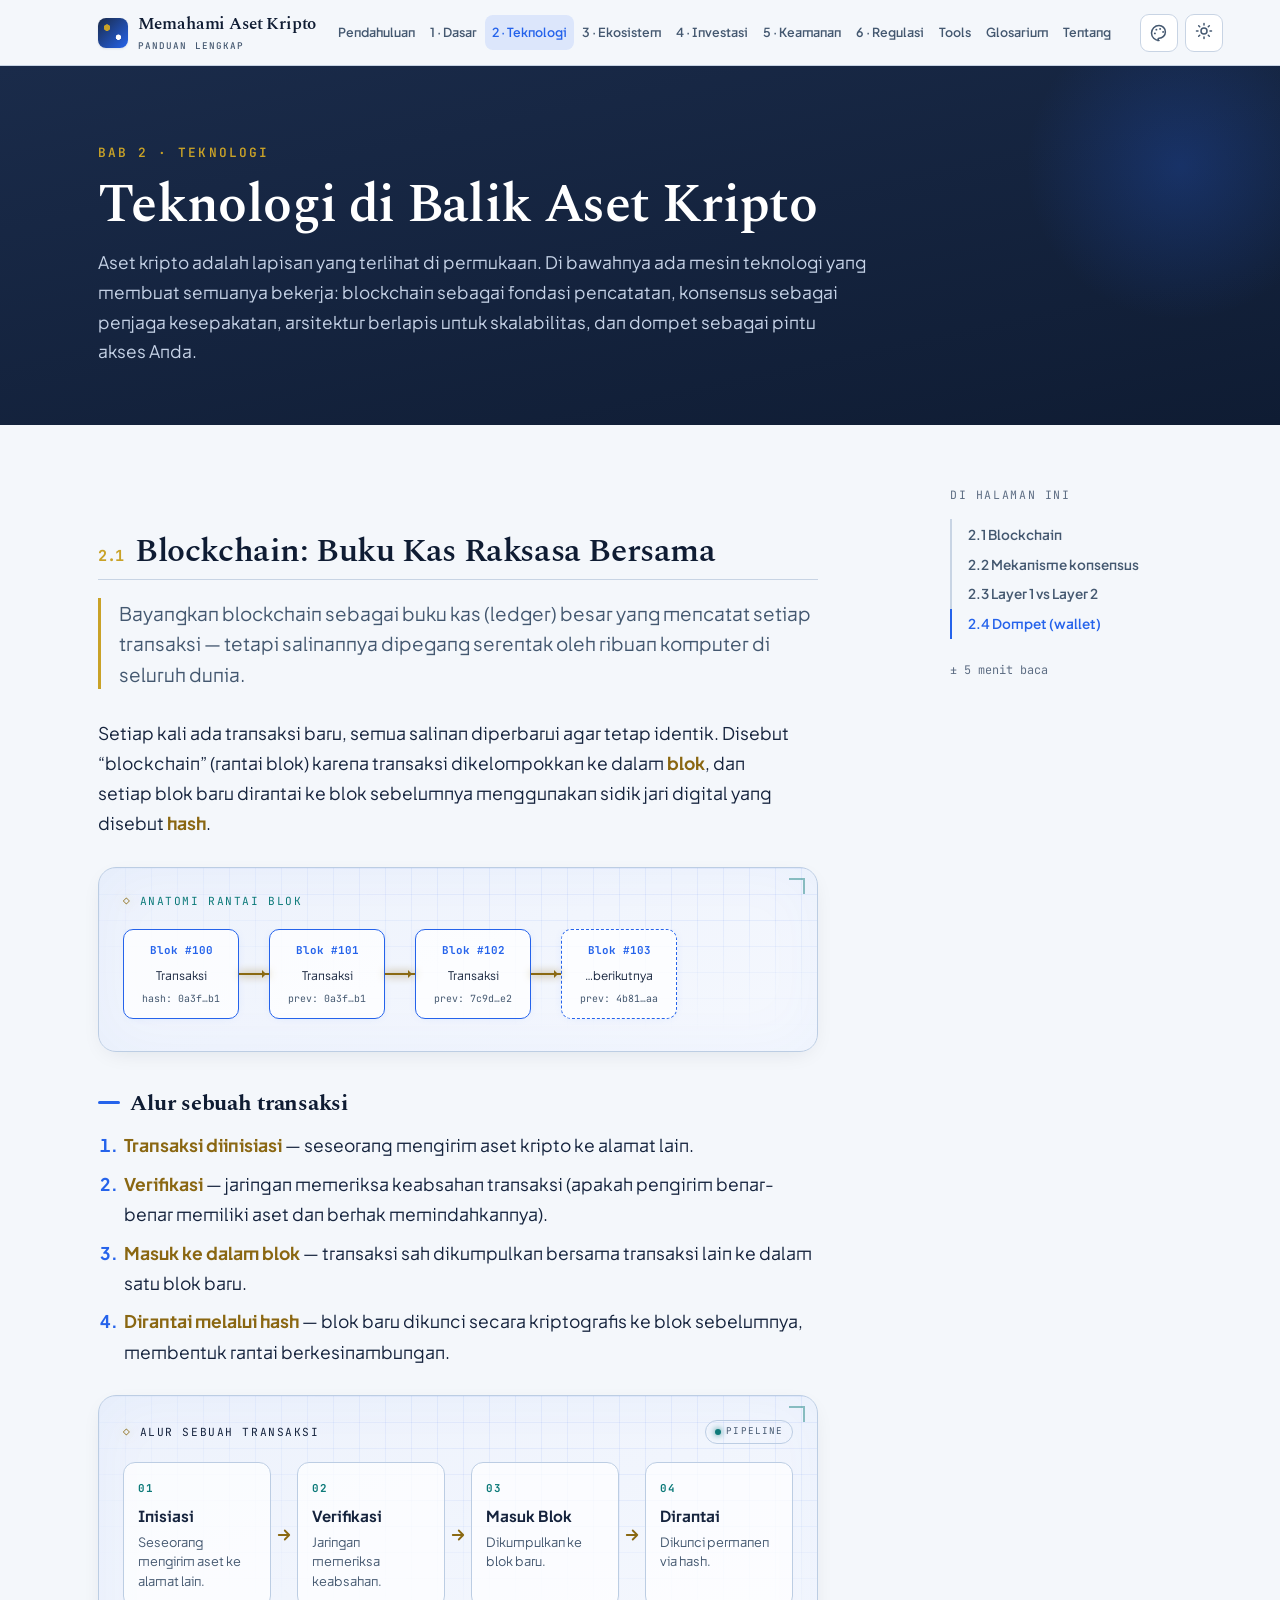
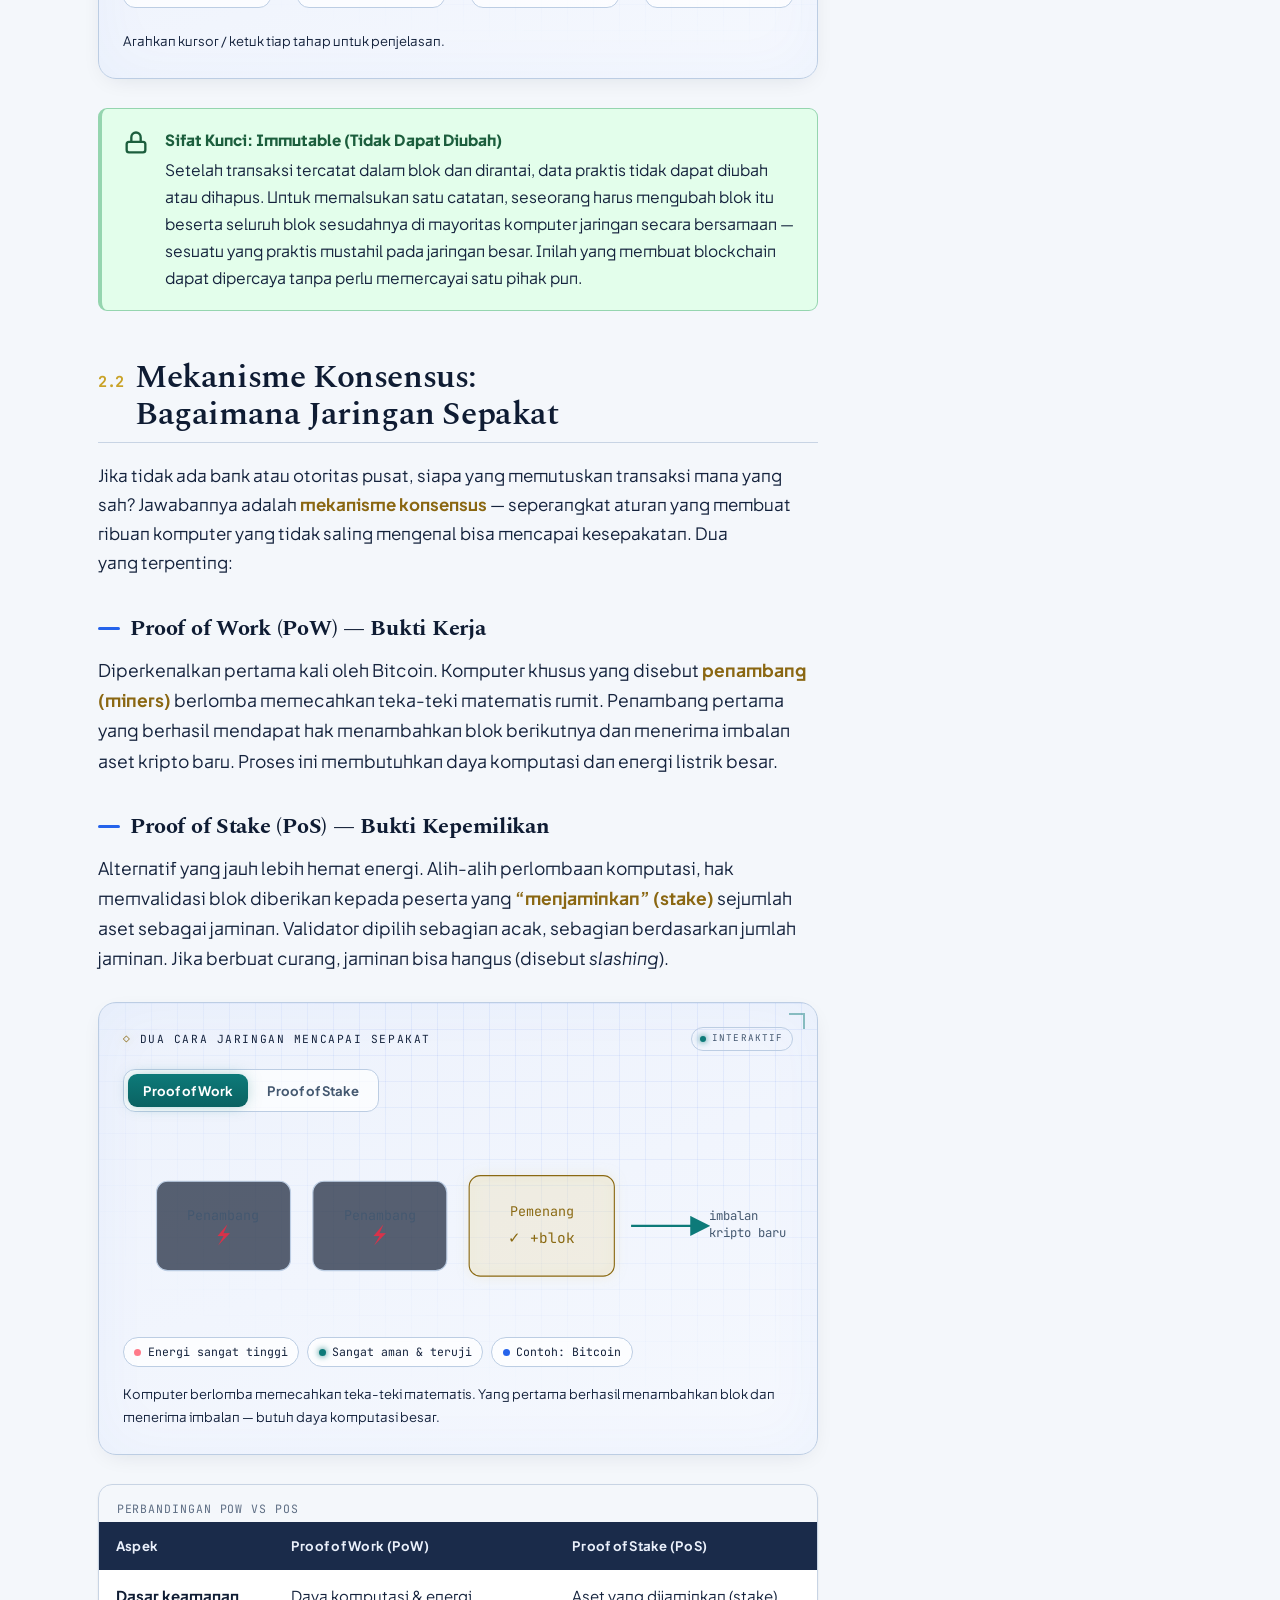
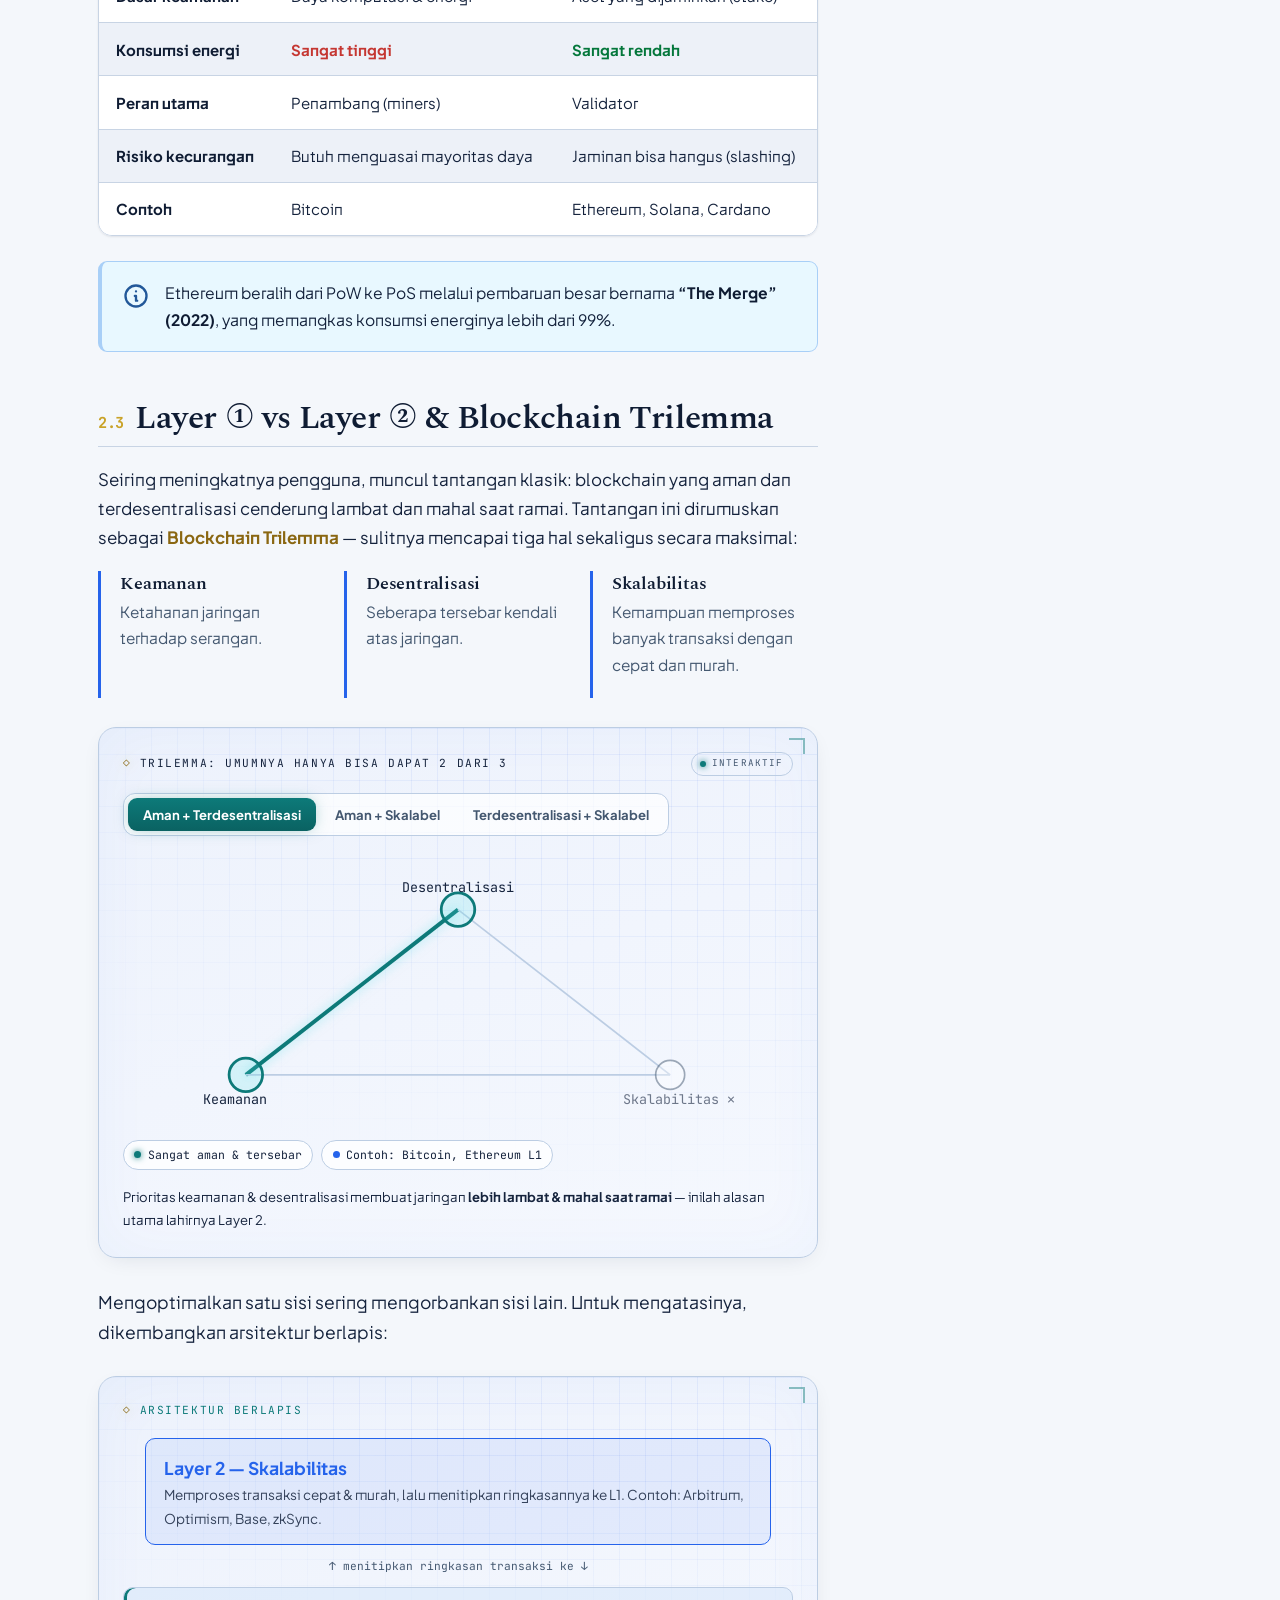
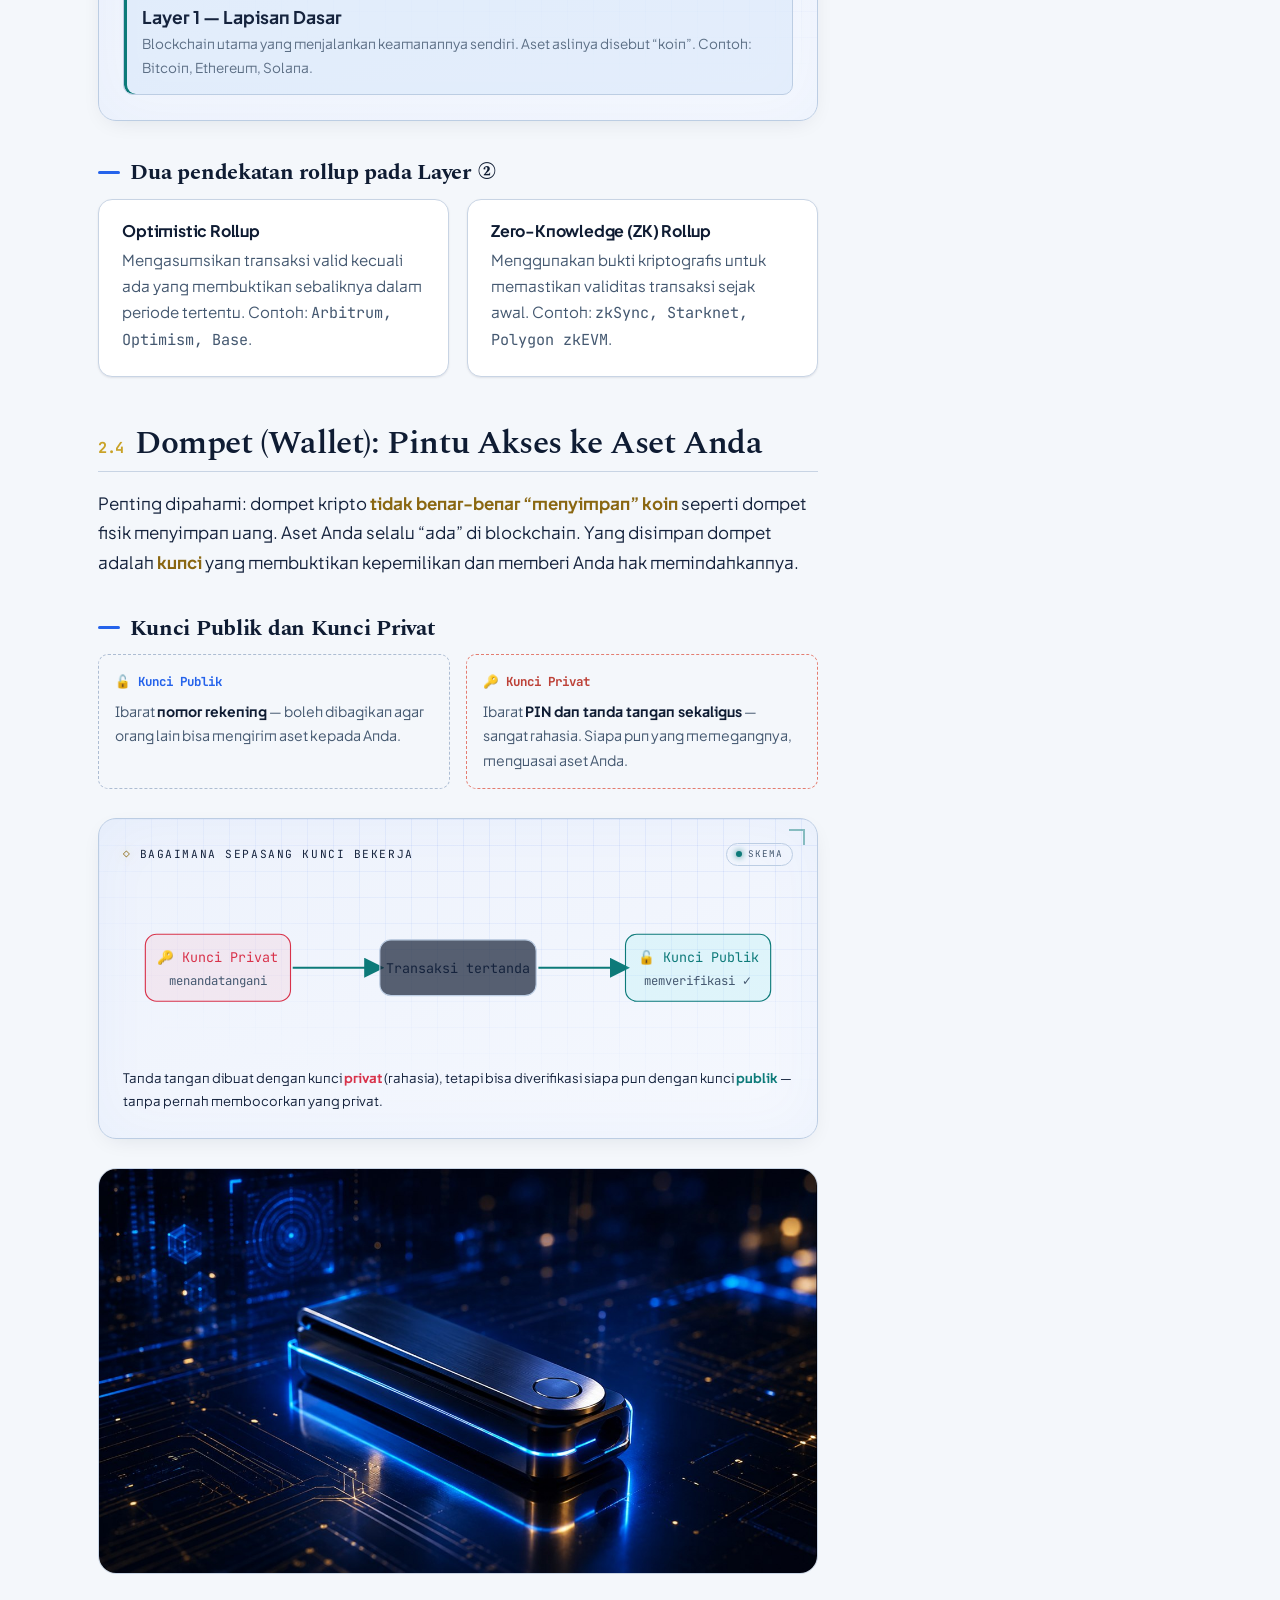
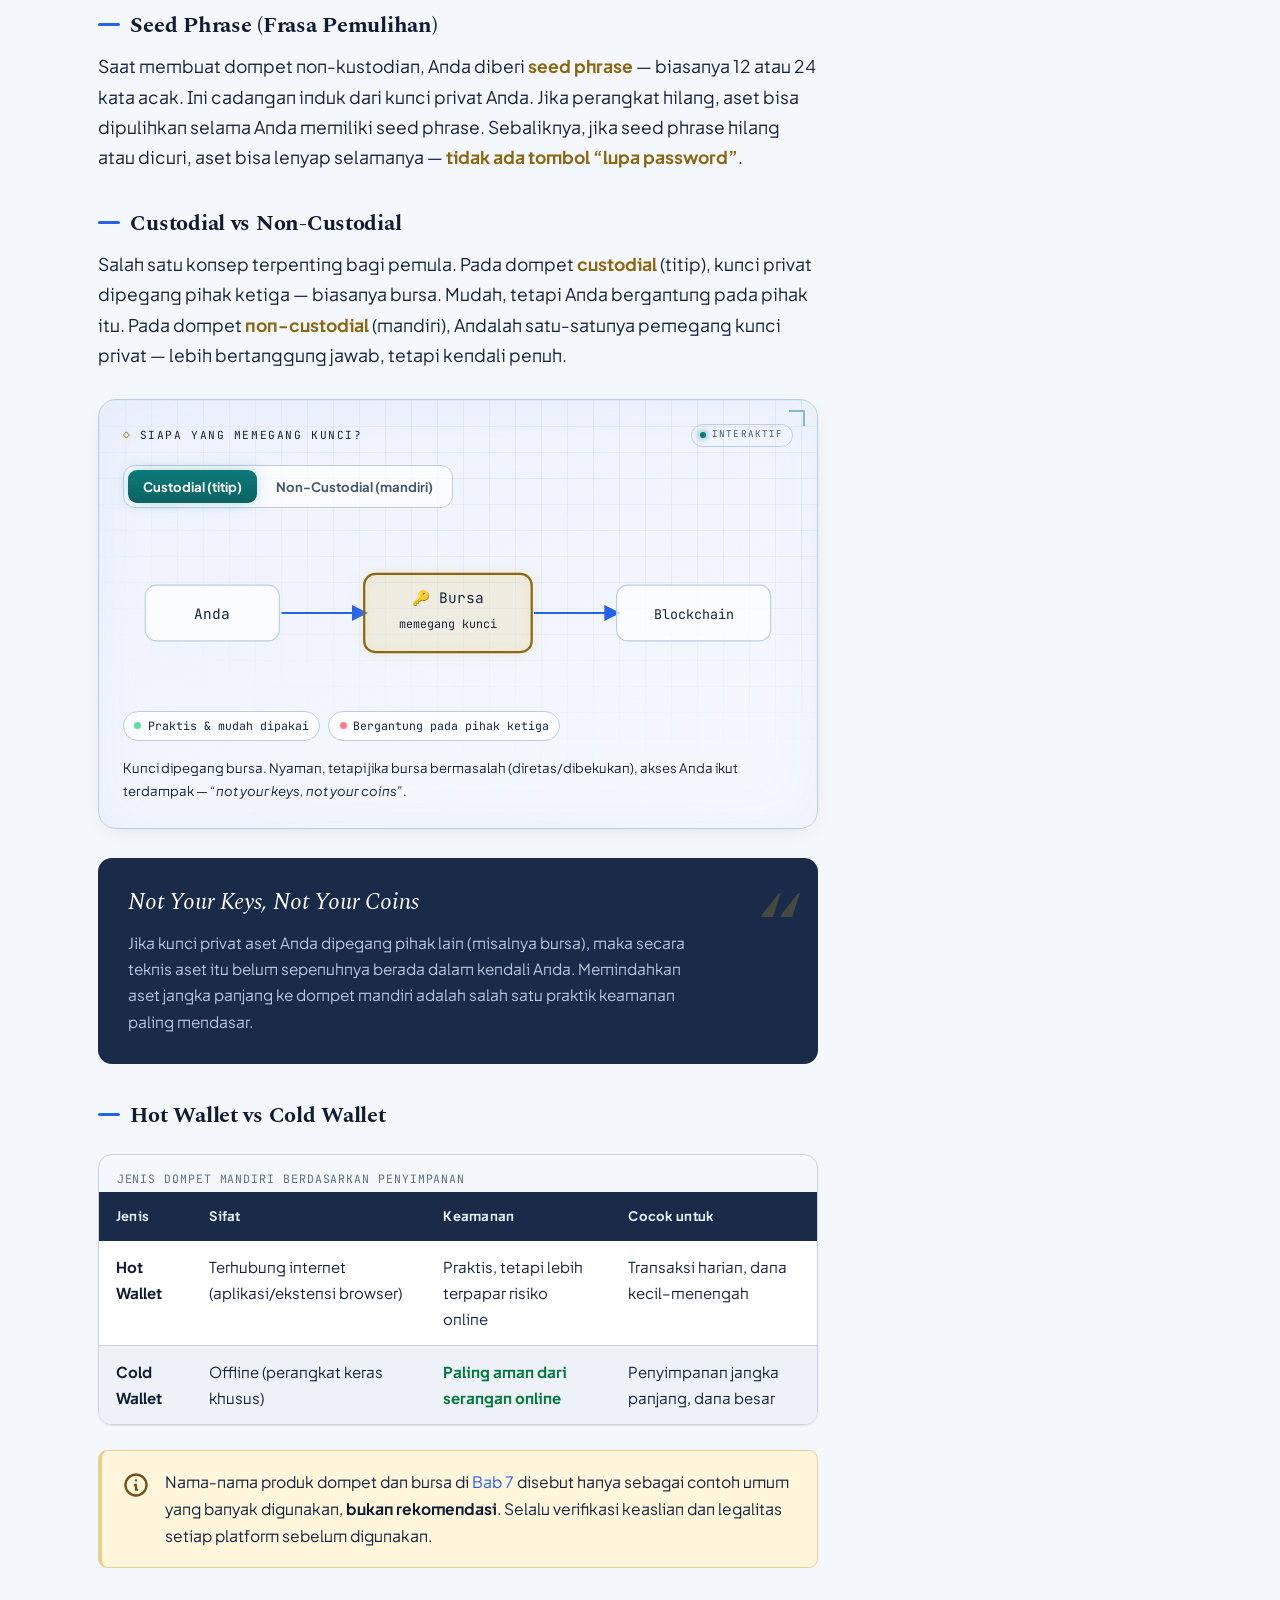
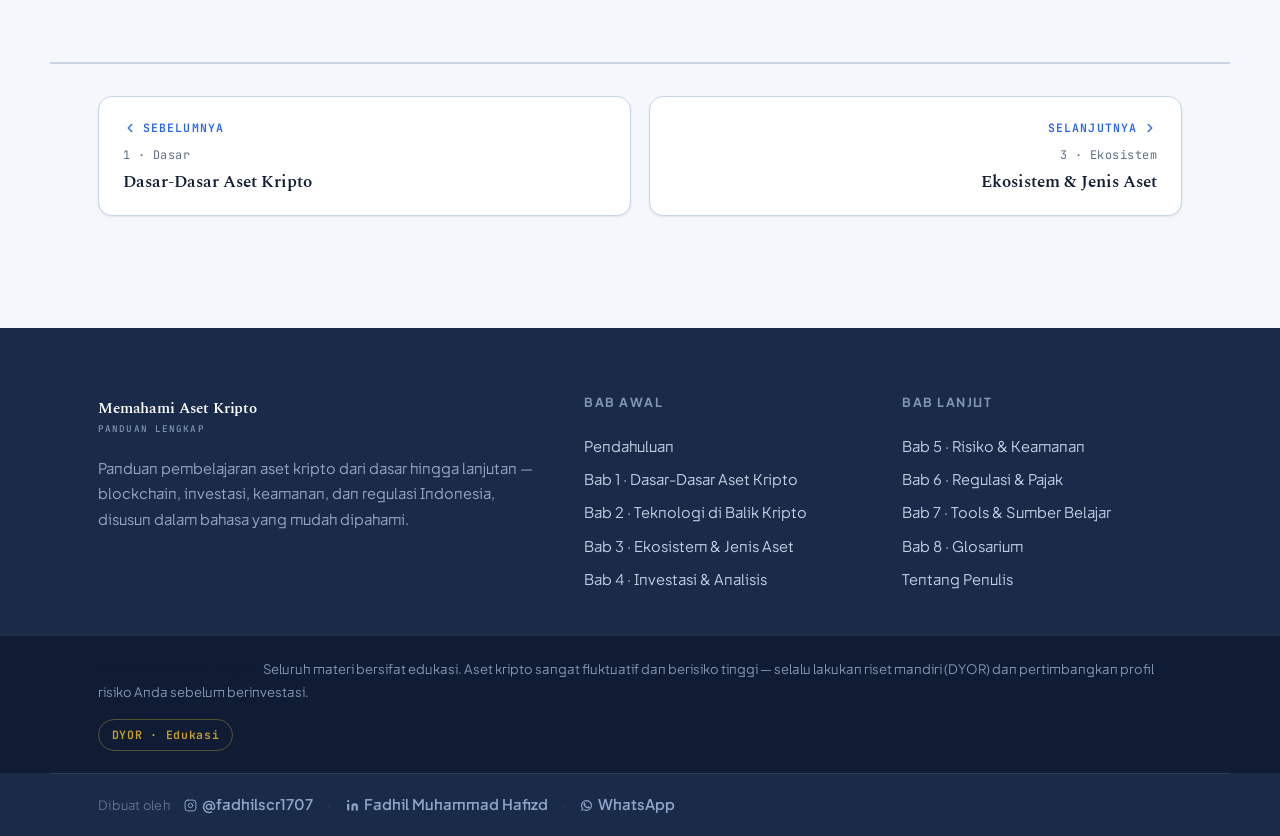
<file: bab-2-teknologi.html>
﻿<!DOCTYPE html>
<html lang="id" data-accent="blue">
<head>
<meta charset="UTF-8" />
<meta name="viewport" content="width=device-width, initial-scale=1.0" />
<title>Bab 2 — Teknologi di Balik Aset Kripto</title>
<meta name="description" content="Blockchain sebagai buku kas bersama, mekanisme konsensus PoW & PoS, Layer 1 vs Layer 2, blockchain trilemma, dan dompet (wallet) sebagai pintu akses aset." />
<link rel="icon" href="assets/img/favicon.svg" type="image/svg+xml" />
<meta property="og:type" content="website" />
<meta property="og:site_name" content="Memahami Aset Kripto" />
<meta property="og:title" content="Bab 2 — Teknologi di Balik Aset Kripto" />
<meta property="og:description" content="Blockchain sebagai buku kas bersama, mekanisme konsensus PoW &amp; PoS, Layer 1 vs Layer 2, blockchain trilemma, dan dompet (wallet) sebagai pintu akses aset." />
<meta property="og:image" content="https://memahami-aset-kripto.vercel.app/assets/img/og-image.jpg" />
<meta name="twitter:card" content="summary_large_image" />
<meta name="twitter:title" content="Bab 2 — Teknologi di Balik Aset Kripto" />
<meta name="twitter:description" content="Blockchain sebagai buku kas bersama, mekanisme konsensus PoW &amp; PoS, Layer 1 vs Layer 2, blockchain trilemma, dan dompet (wallet) sebagai pintu akses aset." />
<link rel="preconnect" href="https://fonts.googleapis.com" />
<link rel="preconnect" href="https://fonts.gstatic.com" crossorigin />
<link href="https://fonts.googleapis.com/css2?family=Spectral:ital,wght@0,500;0,600;0,700;1,500;1,600&family=Plus+Jakarta+Sans:wght@400;500;600;700;800&family=JetBrains+Mono:wght@400;500;600;700&display=swap" rel="stylesheet" />
<link rel="stylesheet" href="assets/css/tokens.css" />
<link rel="stylesheet" href="assets/css/components.css" />
<link rel="stylesheet" href="assets/css/viz.css" />
</head>
<body>
<div id="site-nav"></div>

<main id="main">
  <header class="chap-hero">
    <div class="chap-hero__inner">
      <p class="kicker">Bab 2 · Teknologi</p>
      <h1>Teknologi di Balik Aset Kripto</h1>
      <p>Aset kripto adalah lapisan yang terlihat di permukaan. Di bawahnya ada mesin teknologi yang membuat semuanya bekerja: blockchain sebagai fondasi pencatatan, konsensus sebagai penjaga kesepakatan, arsitektur berlapis untuk skalabilitas, dan dompet sebagai pintu akses Anda.</p>
    </div>
  </header>

  <div class="chap-layout">
    <article class="prose">
      <!-- 2.1 -->
      <section id="blockchain">
        <h2><span class="nmark">2.1</span> Blockchain: Buku Kas Raksasa Bersama</h2>
        <p class="lead">Bayangkan blockchain sebagai buku kas (ledger) besar yang mencatat setiap transaksi — tetapi salinannya dipegang serentak oleh ribuan komputer di seluruh dunia.</p>
        <p>Setiap kali ada transaksi baru, semua salinan diperbarui agar tetap identik. Disebut “blockchain” (rantai blok) karena transaksi dikelompokkan ke dalam <strong>blok</strong>, dan setiap blok baru dirantai ke blok sebelumnya menggunakan sidik jari digital yang disebut <strong>hash</strong>.</p>

        <div class="diagram reveal">
          <p class="diagram__cap">Anatomi rantai blok</p>
          <div class="blockrow">
            <div class="blk"><div class="bn">Blok #100</div><div class="bx">Transaksi</div><div class="bh">hash: 0a3f…b1</div></div>
            <div class="lnk"></div>
            <div class="blk"><div class="bn">Blok #101</div><div class="bx">Transaksi</div><div class="bh">prev: 0a3f…b1</div></div>
            <div class="lnk"></div>
            <div class="blk"><div class="bn">Blok #102</div><div class="bx">Transaksi</div><div class="bh">prev: 7c9d…e2</div></div>
            <div class="lnk"></div>
            <div class="blk" style="border-style:dashed"><div class="bn">Blok #103</div><div class="bx">…berikutnya</div><div class="bh">prev: 4b81…aa</div></div>
          </div>
        </div>

        <h3>Alur sebuah transaksi</h3>
        <ol>
          <li><strong>Transaksi diinisiasi</strong> — seseorang mengirim aset kripto ke alamat lain.</li>
          <li><strong>Verifikasi</strong> — jaringan memeriksa keabsahan transaksi (apakah pengirim benar-benar memiliki aset dan berhak memindahkannya).</li>
          <li><strong>Masuk ke dalam blok</strong> — transaksi sah dikumpulkan bersama transaksi lain ke dalam satu blok baru.</li>
          <li><strong>Dirantai melalui hash</strong> — blok baru dikunci secara kriptografis ke blok sebelumnya, membentuk rantai berkesinambungan.</li>
        </ol>

        <div class="viz reveal">
          <p class="viz__cap">Alur sebuah transaksi <span class="tag">pipeline</span></p>
          <div class="flow">
            <div class="flow__step" data-tip="Inisiasi|Pemilik aset menandatangani transaksi dengan kunci privatnya dan menyiarkannya ke jaringan."><div class="flow__n">01</div><div class="flow__t">Inisiasi</div><div class="flow__d">Seseorang mengirim aset ke alamat lain.</div></div>
            <div class="flow__arrow"><svg viewBox="0 0 24 24" fill="none" stroke="currentColor" stroke-width="2.4" stroke-linecap="round" stroke-linejoin="round"><path d="M5 12h14M13 6l6 6-6 6"/></svg></div>
            <div class="flow__step" data-tip="Verifikasi|Node memeriksa apakah pengirim benar-benar memiliki aset dan berhak memindahkannya."><div class="flow__n">02</div><div class="flow__t">Verifikasi</div><div class="flow__d">Jaringan memeriksa keabsahan.</div></div>
            <div class="flow__arrow"><svg viewBox="0 0 24 24" fill="none" stroke="currentColor" stroke-width="2.4" stroke-linecap="round" stroke-linejoin="round"><path d="M5 12h14M13 6l6 6-6 6"/></svg></div>
            <div class="flow__step" data-tip="Masuk blok|Transaksi sah dikumpulkan bersama transaksi lain ke dalam satu blok baru."><div class="flow__n">03</div><div class="flow__t">Masuk Blok</div><div class="flow__d">Dikumpulkan ke blok baru.</div></div>
            <div class="flow__arrow"><svg viewBox="0 0 24 24" fill="none" stroke="currentColor" stroke-width="2.4" stroke-linecap="round" stroke-linejoin="round"><path d="M5 12h14M13 6l6 6-6 6"/></svg></div>
            <div class="flow__step" data-tip="Dirantai|Blok dikunci kriptografis ke blok sebelumnya lewat hash — menjadi permanen."><div class="flow__n">04</div><div class="flow__t">Dirantai</div><div class="flow__d">Dikunci permanen via hash.</div></div>
          </div>
          <p class="viz__note">Arahkan kursor / ketuk tiap tahap untuk penjelasan.</p>
        </div>

        <div class="callout callout--tip">
          <span class="callout__ic" aria-hidden="true"><svg viewBox="0 0 24 24" fill="none" stroke="currentColor" stroke-width="2" stroke-linecap="round" stroke-linejoin="round"><rect x="4" y="11" width="16" height="9" rx="2"/><path d="M8 11V7a4 4 0 0 1 8 0v4"/></svg></span>
          <div class="callout__body">
            <strong class="callout__t">Sifat Kunci: Immutable (Tidak Dapat Diubah)</strong>
            <p>Setelah transaksi tercatat dalam blok dan dirantai, data praktis tidak dapat diubah atau dihapus. Untuk memalsukan satu catatan, seseorang harus mengubah blok itu beserta seluruh blok sesudahnya di mayoritas komputer jaringan secara bersamaan — sesuatu yang praktis mustahil pada jaringan besar. Inilah yang membuat blockchain dapat dipercaya tanpa perlu memercayai satu pihak pun.</p>
          </div>
        </div>
      </section>

      <!-- 2.2 -->
      <section id="konsensus">
        <h2><span class="nmark">2.2</span> Mekanisme Konsensus: Bagaimana Jaringan Sepakat</h2>
        <p>Jika tidak ada bank atau otoritas pusat, siapa yang memutuskan transaksi mana yang sah? Jawabannya adalah <strong>mekanisme konsensus</strong> — seperangkat aturan yang membuat ribuan komputer yang tidak saling mengenal bisa mencapai kesepakatan. Dua yang terpenting:</p>

        <h3>Proof of Work (PoW) — Bukti Kerja</h3>
        <p>Diperkenalkan pertama kali oleh Bitcoin. Komputer khusus yang disebut <strong>penambang (miners)</strong> berlomba memecahkan teka-teki matematis rumit. Penambang pertama yang berhasil mendapat hak menambahkan blok berikutnya dan menerima imbalan aset kripto baru. Proses ini membutuhkan daya komputasi dan energi listrik besar.</p>

        <h3>Proof of Stake (PoS) — Bukti Kepemilikan</h3>
        <p>Alternatif yang jauh lebih hemat energi. Alih-alih perlombaan komputasi, hak memvalidasi blok diberikan kepada peserta yang <strong>“menjaminkan” (stake)</strong> sejumlah aset sebagai jaminan. Validator dipilih sebagian acak, sebagian berdasarkan jumlah jaminan. Jika berbuat curang, jaminan bisa hangus (disebut <em>slashing</em>).</p>

        <div class="viz reveal" data-viz>
          <p class="viz__cap">Dua cara jaringan mencapai sepakat <span class="tag">interaktif</span></p>
          <div class="viz-seg">
            <button data-state="pow">Proof of Work</button>
            <button data-state="pos">Proof of Stake</button>
          </div>
          <div data-show="pow">
            <svg viewBox="0 0 600 170" role="img" aria-label="Tiga penambang berlomba memecahkan teka-teki; satu menang.">
              <g>
                <rect x="30" y="45" width="120" height="80" rx="10" fill="rgba(20,32,54,.7)" stroke="#26395f"/><text x="90" y="80" text-anchor="middle" font-size="12" fill="#8ea4ca">Penambang</text><text x="90" y="100" text-anchor="middle" font-size="20" fill="#ff7a8a">⚡</text>
                <rect x="170" y="45" width="120" height="80" rx="10" fill="rgba(20,32,54,.7)" stroke="#26395f"/><text x="230" y="80" text-anchor="middle" font-size="12" fill="#8ea4ca">Penambang</text><text x="230" y="100" text-anchor="middle" font-size="20" fill="#ff7a8a">⚡</text>
                <rect x="310" y="40" width="130" height="90" rx="10" fill="rgba(230,198,103,.12)" stroke="#E6C667" class="glow-gold"/><text x="375" y="76" text-anchor="middle" font-size="12" fill="#E6C667">Pemenang</text><text x="375" y="100" text-anchor="middle" font-size="13" fill="#E6C667">✓ +blok</text>
              </g>
              <path d="M455 85 L520 85" stroke="#57E0E6" stroke-width="2" marker-end="url(#pa)"/>
              <defs><marker id="pa" markerWidth="9" markerHeight="9" refX="6" refY="4.5" orient="auto"><path d="M0 0 L9 4.5 L0 9z" fill="#57E0E6"/></marker></defs>
              <text x="525" y="80" font-size="11" fill="#8ea4ca">imbalan</text><text x="525" y="95" font-size="11" fill="#8ea4ca">kripto baru</text>
            </svg>
            <div class="viz-legend"><span class="viz-chip"><span class="d d-red"></span>Energi sangat tinggi</span><span class="viz-chip"><span class="d d-cyan"></span>Sangat aman &amp; teruji</span><span class="viz-chip"><span class="d d-blue"></span>Contoh: Bitcoin</span></div>
            <p class="viz__note">Komputer berlomba memecahkan teka-teki matematis. Yang pertama berhasil menambahkan blok dan menerima imbalan — butuh daya komputasi besar.</p>
          </div>
          <div data-show="pos">
            <svg viewBox="0 0 600 170" role="img" aria-label="Validator menjaminkan aset; satu dipilih untuk memvalidasi blok.">
              <g>
                <rect x="30" y="50" width="110" height="70" rx="10" fill="rgba(20,32,54,.7)" stroke="#26395f"/><text x="85" y="82" text-anchor="middle" font-size="12" fill="#8ea4ca">Validator</text><text x="85" y="102" text-anchor="middle" font-size="15" fill="#E6C667">◉ stake</text>
                <rect x="160" y="45" width="120" height="80" rx="10" fill="rgba(87,224,230,.12)" stroke="#57E0E6" class="glow-cyan"/><text x="220" y="78" text-anchor="middle" font-size="12" fill="#57E0E6">Terpilih</text><text x="220" y="100" text-anchor="middle" font-size="13" fill="#57E0E6">✓ validasi</text>
                <rect x="300" y="50" width="110" height="70" rx="10" fill="rgba(20,32,54,.7)" stroke="#26395f"/><text x="355" y="82" text-anchor="middle" font-size="12" fill="#8ea4ca">Validator</text><text x="355" y="102" text-anchor="middle" font-size="15" fill="#E6C667">◉ stake</text>
              </g>
              <g data-tip="Slashing|Jika validator berbuat curang, sebagian jaminannya bisa hangus — insentif untuk jujur.">
                <rect x="440" y="55" width="130" height="60" rx="10" fill="rgba(255,122,138,.10)" stroke="#ff7a8a"/><text x="505" y="80" text-anchor="middle" font-size="11" fill="#ff7a8a">curang →</text><text x="505" y="98" text-anchor="middle" font-size="12" fill="#ff7a8a">jaminan hangus</text>
              </g>
            </svg>
            <div class="viz-legend"><span class="viz-chip"><span class="d d-green"></span>Energi sangat rendah</span><span class="viz-chip"><span class="d d-cyan"></span>Cepat &amp; mudah diskalakan</span><span class="viz-chip"><span class="d d-blue"></span>Contoh: Ethereum, Solana</span></div>
            <p class="viz__note">Hak validasi diberikan kepada yang menjaminkan aset. Curang → jaminan hangus (<em>slashing</em>). Klik kotak merah untuk detail.</p>
          </div>
        </div>

        <div class="table-wrap reveal">
          <table class="data">
            <caption>Perbandingan PoW vs PoS</caption>
            <thead><tr><th>Aspek</th><th>Proof of Work (PoW)</th><th>Proof of Stake (PoS)</th></tr></thead>
            <tbody>
              <tr><td class="col-h">Dasar keamanan</td><td>Daya komputasi &amp; energi</td><td>Aset yang dijaminkan (stake)</td></tr>
              <tr><td class="col-h">Konsumsi energi</td><td><span class="cell-no">Sangat tinggi</span></td><td><span class="cell-yes">Sangat rendah</span></td></tr>
              <tr><td class="col-h">Peran utama</td><td>Penambang (miners)</td><td>Validator</td></tr>
              <tr><td class="col-h">Risiko kecurangan</td><td>Butuh menguasai mayoritas daya</td><td>Jaminan bisa hangus (slashing)</td></tr>
              <tr><td class="col-h">Contoh</td><td>Bitcoin</td><td>Ethereum, Solana, Cardano</td></tr>
            </tbody>
          </table>
        </div>

        <div class="callout callout--info">
          <span class="callout__ic" aria-hidden="true"><svg viewBox="0 0 24 24" fill="none" stroke="currentColor" stroke-width="2" stroke-linecap="round" stroke-linejoin="round"><circle cx="12" cy="12" r="9"/><path d="M12 8h.01M11 12h1v4h1"/></svg></span>
          <div class="callout__body"><p>Ethereum beralih dari PoW ke PoS melalui pembaruan besar bernama <strong>“The Merge” (2022)</strong>, yang memangkas konsumsi energinya lebih dari 99%.</p></div>
        </div>
      </section>

      <!-- 2.3 -->
      <section id="layer">
        <h2><span class="nmark">2.3</span> Layer 1 vs Layer 2 &amp; Blockchain Trilemma</h2>
        <p>Seiring meningkatnya pengguna, muncul tantangan klasik: blockchain yang aman dan terdesentralisasi cenderung lambat dan mahal saat ramai. Tantangan ini dirumuskan sebagai <strong>Blockchain Trilemma</strong> — sulitnya mencapai tiga hal sekaligus secara maksimal:</p>

        <div class="grid grid-3">
          <div class="tile reveal"><h4>Keamanan</h4><p>Ketahanan jaringan terhadap serangan.</p></div>
          <div class="tile reveal"><h4>Desentralisasi</h4><p>Seberapa tersebar kendali atas jaringan.</p></div>
          <div class="tile reveal"><h4>Skalabilitas</h4><p>Kemampuan memproses banyak transaksi dengan cepat dan murah.</p></div>
        </div>

        <div class="viz reveal" data-viz>
          <p class="viz__cap">Trilemma: umumnya hanya bisa dapat 2 dari 3 <span class="tag">interaktif</span></p>
          <div class="viz-seg">
            <button data-state="ad">Aman + Terdesentralisasi</button>
            <button data-state="as">Aman + Skalabel</button>
            <button data-state="ds">Terdesentralisasi + Skalabel</button>
          </div>
          <div data-show="ad">
            <svg viewBox="0 0 600 240" role="img" aria-label="Segitiga trilemma menyoroti Keamanan dan Desentralisasi, mengorbankan Skalabilitas.">
              <line x1="300" y1="48" x2="110" y2="196" stroke="var(--v-cyan)" stroke-width="3.5" class="glow-cyan"/>
              <line x1="300" y1="48" x2="490" y2="196" stroke="var(--v-border)" stroke-width="1.5"/>
              <line x1="110" y1="196" x2="490" y2="196" stroke="var(--v-border)" stroke-width="1.5"/>
              <circle cx="300" cy="48" r="15" fill="rgba(87,224,230,.18)" stroke="var(--v-cyan)" stroke-width="2.5"/>
              <circle cx="110" cy="196" r="15" fill="rgba(87,224,230,.18)" stroke="var(--v-cyan)" stroke-width="2.5"/>
              <circle cx="490" cy="196" r="13" fill="var(--v-surf)" stroke="var(--v-mut)" stroke-width="1.5" opacity=".5"/>
              <text x="300" y="32" text-anchor="middle" font-size="12" fill="var(--v-cyan)">Desentralisasi</text>
              <text x="100" y="222" text-anchor="middle" font-size="12" fill="var(--v-cyan)">Keamanan</text>
              <text x="498" y="222" text-anchor="middle" font-size="12" fill="var(--v-mut)" opacity=".6">Skalabilitas ✕</text>
            </svg>
            <div class="viz-legend"><span class="viz-chip"><span class="d d-cyan"></span>Sangat aman &amp; tersebar</span><span class="viz-chip"><span class="d d-blue"></span>Contoh: Bitcoin, Ethereum L1</span></div>
            <p class="viz__note">Prioritas keamanan &amp; desentralisasi membuat jaringan <strong>lebih lambat &amp; mahal saat ramai</strong> — inilah alasan utama lahirnya Layer 2.</p>
          </div>
          <div data-show="as">
            <svg viewBox="0 0 600 240" role="img" aria-label="Segitiga trilemma menyoroti Keamanan dan Skalabilitas, mengorbankan Desentralisasi.">
              <line x1="110" y1="196" x2="490" y2="196" stroke="var(--v-cyan)" stroke-width="3.5" class="glow-cyan"/>
              <line x1="300" y1="48" x2="110" y2="196" stroke="var(--v-border)" stroke-width="1.5"/>
              <line x1="300" y1="48" x2="490" y2="196" stroke="var(--v-border)" stroke-width="1.5"/>
              <circle cx="300" cy="48" r="13" fill="var(--v-surf)" stroke="var(--v-mut)" stroke-width="1.5" opacity=".5"/>
              <circle cx="110" cy="196" r="15" fill="rgba(87,224,230,.18)" stroke="var(--v-cyan)" stroke-width="2.5"/>
              <circle cx="490" cy="196" r="15" fill="rgba(87,224,230,.18)" stroke="var(--v-cyan)" stroke-width="2.5"/>
              <text x="300" y="32" text-anchor="middle" font-size="12" fill="var(--v-mut)" opacity=".6">Desentralisasi ✕</text>
              <text x="100" y="222" text-anchor="middle" font-size="12" fill="var(--v-cyan)">Keamanan</text>
              <text x="498" y="222" text-anchor="middle" font-size="12" fill="var(--v-cyan)">Skalabilitas</text>
            </svg>
            <div class="viz-legend"><span class="viz-chip"><span class="d d-cyan"></span>Cepat &amp; aman</span><span class="viz-chip"><span class="d d-red"></span>Kendali lebih terpusat</span></div>
            <p class="viz__note">Membatasi jumlah validator membuat jaringan cepat &amp; tetap aman, tetapi <strong style="color:var(--v-red)">kurang terdesentralisasi</strong> — lebih sedikit pihak yang mengendalikan.</p>
          </div>
          <div data-show="ds">
            <svg viewBox="0 0 600 240" role="img" aria-label="Segitiga trilemma menyoroti Desentralisasi dan Skalabilitas, mengorbankan Keamanan.">
              <line x1="300" y1="48" x2="490" y2="196" stroke="var(--v-cyan)" stroke-width="3.5" class="glow-cyan"/>
              <line x1="300" y1="48" x2="110" y2="196" stroke="var(--v-border)" stroke-width="1.5"/>
              <line x1="110" y1="196" x2="490" y2="196" stroke="var(--v-border)" stroke-width="1.5"/>
              <circle cx="300" cy="48" r="15" fill="rgba(87,224,230,.18)" stroke="var(--v-cyan)" stroke-width="2.5"/>
              <circle cx="110" cy="196" r="13" fill="var(--v-surf)" stroke="var(--v-mut)" stroke-width="1.5" opacity=".5"/>
              <circle cx="490" cy="196" r="15" fill="rgba(87,224,230,.18)" stroke="var(--v-cyan)" stroke-width="2.5"/>
              <text x="300" y="32" text-anchor="middle" font-size="12" fill="var(--v-cyan)">Desentralisasi</text>
              <text x="100" y="222" text-anchor="middle" font-size="12" fill="var(--v-red)">Keamanan ✕</text>
              <text x="498" y="222" text-anchor="middle" font-size="12" fill="var(--v-cyan)">Skalabilitas</text>
            </svg>
            <div class="viz-legend"><span class="viz-chip"><span class="d d-cyan"></span>Cepat &amp; tersebar</span><span class="viz-chip"><span class="d d-red"></span>Keamanan lebih rapuh</span></div>
            <p class="viz__note">Mengejar kecepatan &amp; desentralisasi sekaligus sering berisiko menurunkan keamanan — <strong style="color:var(--v-red)">lebih rentan</strong>, terutama pada jaringan muda yang belum teruji.</p>
          </div>
        </div>

        <p style="margin-top:1.2rem">Mengoptimalkan satu sisi sering mengorbankan sisi lain. Untuk mengatasinya, dikembangkan arsitektur berlapis:</p>

        <div class="diagram reveal">
          <p class="diagram__cap">Arsitektur berlapis</p>
          <div class="stack">
            <div class="layer l2"><div class="lt">Layer 2 — Skalabilitas</div><div class="ls">Memproses transaksi cepat &amp; murah, lalu menitipkan ringkasannya ke L1. Contoh: Arbitrum, Optimism, Base, zkSync.</div></div>
            <div class="between">↑ menitipkan ringkasan transaksi ke ↓</div>
            <div class="layer l1"><div class="lt">Layer 1 — Lapisan Dasar</div><div class="ls">Blockchain utama yang menjalankan keamanannya sendiri. Aset aslinya disebut “koin”. Contoh: Bitcoin, Ethereum, Solana.</div></div>
          </div>
        </div>

        <h3>Dua pendekatan rollup pada Layer 2</h3>
        <div class="grid grid-2">
          <div class="card reveal"><h4>Optimistic Rollup</h4><p>Mengasumsikan transaksi valid kecuali ada yang membuktikan sebaliknya dalam periode tertentu. Contoh: <span class="mono">Arbitrum, Optimism, Base</span>.</p></div>
          <div class="card reveal"><h4>Zero-Knowledge (ZK) Rollup</h4><p>Menggunakan bukti kriptografis untuk memastikan validitas transaksi sejak awal. Contoh: <span class="mono">zkSync, Starknet, Polygon zkEVM</span>.</p></div>
        </div>
      </section>

      <!-- 2.4 -->
      <section id="wallet">
        <h2><span class="nmark">2.4</span> Dompet (Wallet): Pintu Akses ke Aset Anda</h2>
        <p>Penting dipahami: dompet kripto <strong>tidak benar-benar “menyimpan” koin</strong> seperti dompet fisik menyimpan uang. Aset Anda selalu “ada” di blockchain. Yang disimpan dompet adalah <strong>kunci</strong> yang membuktikan kepemilikan dan memberi Anda hak memindahkannya.</p>

        <h3>Kunci Publik dan Kunci Privat</h3>
        <div class="keypair reveal">
          <div class="kbox"><div class="kt">🔓 Kunci Publik</div><p>Ibarat <strong>nomor rekening</strong> — boleh dibagikan agar orang lain bisa mengirim aset kepada Anda.</p></div>
          <div class="kbox priv"><div class="kt">🔑 Kunci Privat</div><p>Ibarat <strong>PIN dan tanda tangan sekaligus</strong> — sangat rahasia. Siapa pun yang memegangnya, menguasai aset Anda.</p></div>
        </div>

        <div class="viz reveal">
          <p class="viz__cap">Bagaimana sepasang kunci bekerja <span class="tag">skema</span></p>
          <svg viewBox="0 0 600 150" role="img" aria-label="Transaksi ditandatangani kunci privat lalu diverifikasi siapa pun dengan kunci publik.">
            <g data-tip="Rahasia|Hanya Anda yang memegang kunci privat. Inilah yang memberi kendali penuh atas aset.">
              <rect x="20" y="45" width="130" height="60" rx="10" fill="rgba(255,122,138,.10)" stroke="#ff7a8a"/><text x="85" y="70" text-anchor="middle" font-size="12" fill="#ff7a8a">🔑 Kunci Privat</text><text x="85" y="90" text-anchor="middle" font-size="11" fill="#8ea4ca">menandatangani</text>
            </g>
            <path d="M152 75 L228 75" stroke="#57E0E6" stroke-width="2" marker-end="url(#ka)"/>
            <g><rect x="230" y="50" width="140" height="50" rx="10" fill="rgba(20,32,54,.7)" stroke="#26395f"/><text x="300" y="80" text-anchor="middle" font-size="12" fill="#d6e2f7">Transaksi tertanda</text></g>
            <path d="M372 75 L448 75" stroke="#57E0E6" stroke-width="2" marker-end="url(#ka)"/>
            <g data-tip="Boleh dibagikan|Kunci publik seperti nomor rekening — siapa pun bisa memakainya untuk memverifikasi keaslian tanda tangan.">
              <rect x="450" y="45" width="130" height="60" rx="10" fill="rgba(87,224,230,.12)" stroke="#57E0E6"/><text x="515" y="70" text-anchor="middle" font-size="12" fill="#57E0E6">🔓 Kunci Publik</text><text x="515" y="90" text-anchor="middle" font-size="11" fill="#8ea4ca">memverifikasi ✓</text>
            </g>
            <defs><marker id="ka" markerWidth="9" markerHeight="9" refX="6" refY="4.5" orient="auto"><path d="M0 0 L9 4.5 L0 9z" fill="#57E0E6"/></marker></defs>
          </svg>
          <p class="viz__note">Tanda tangan dibuat dengan kunci <strong style="color:var(--v-red)">privat</strong> (rahasia), tetapi bisa diverifikasi siapa pun dengan kunci <strong style="color:var(--v-cyan)">publik</strong> — tanpa pernah membocorkan yang privat.</p>
        </div>

        <figure class="ai-img ai-img--empty reveal" data-ai-prompt="Foto produk bergaya cyberpunk: hardware wallet (cold wallet) kripto di atas permukaan gelap reflektif dengan aksen cahaya neon biru dan emas, sirkuit kabur di latar. Sinematik, fokus tajam, tanpa teks/merek." data-ai-file="assets/img/bab2-hardware-wallet.jpg">
          <img alt="Hardware wallet kripto" data-src="assets/img/bab2-hardware-wallet.jpg" loading="lazy" />
          <figcaption class="ai-img__ph">
            <svg class="ai-img__ic" viewBox="0 0 24 24" fill="none" stroke="currentColor" stroke-width="1.6" stroke-linecap="round" stroke-linejoin="round"><rect x="5" y="3" width="14" height="18" rx="2"/><circle cx="12" cy="15" r="2"/><path d="M9 7h6"/></svg>
            <span class="ai-img__tag">Slot gambar · auto-isi</span>
            <span class="ai-img__prompt">Hardware wallet (cold wallet) — foto produk cyberpunk navy/neon.</span>
            <span class="ai-img__meta">assets/img/bab2-hardware-wallet.jpg</span>
          </figcaption>
        </figure>

        <h3>Seed Phrase (Frasa Pemulihan)</h3>
        <p>Saat membuat dompet non-kustodian, Anda diberi <strong>seed phrase</strong> — biasanya 12 atau 24 kata acak. Ini cadangan induk dari kunci privat Anda. Jika perangkat hilang, aset bisa dipulihkan selama Anda memiliki seed phrase. Sebaliknya, jika seed phrase hilang atau dicuri, aset bisa lenyap selamanya — <strong>tidak ada tombol “lupa password”</strong>.</p>

        <h3>Custodial vs Non-Custodial</h3>
        <p>Salah satu konsep terpenting bagi pemula. Pada dompet <strong>custodial</strong> (titip), kunci privat dipegang pihak ketiga — biasanya bursa. Mudah, tetapi Anda bergantung pada pihak itu. Pada dompet <strong>non-custodial</strong> (mandiri), Andalah satu-satunya pemegang kunci privat — lebih bertanggung jawab, tetapi kendali penuh.</p>

        <div class="viz reveal" data-viz>
          <p class="viz__cap">Siapa yang memegang kunci? <span class="tag">interaktif</span></p>
          <div class="viz-seg">
            <button data-state="cust">Custodial (titip)</button>
            <button data-state="noncust">Non-Custodial (mandiri)</button>
          </div>
          <div data-show="cust">
            <svg viewBox="0 0 600 150" role="img" aria-label="Pada dompet custodial, kunci privat dipegang bursa di antara Anda dan blockchain.">
              <rect x="20" y="52" width="120" height="50" rx="10" fill="var(--v-surf)" stroke="var(--v-border)"/><text x="80" y="82" text-anchor="middle" font-size="13" fill="var(--v-ink)">Anda</text>
              <path d="M142 77 H214" stroke="var(--v-line)" stroke-width="1.8" marker-end="url(#cu1)"/>
              <rect x="216" y="42" width="150" height="70" rx="10" fill="rgba(230,198,103,.12)" stroke="var(--v-gold)" stroke-width="2" class="glow-gold"/><text x="291" y="68" text-anchor="middle" font-size="13" fill="var(--v-gold)">🔑 Bursa</text><text x="291" y="90" text-anchor="middle" font-size="10.5" fill="var(--v-mut)">memegang kunci</text>
              <path d="M368 77 H440" stroke="var(--v-line)" stroke-width="1.8" marker-end="url(#cu1)"/>
              <rect x="442" y="52" width="138" height="50" rx="10" fill="var(--v-surf)" stroke="var(--v-border)"/><text x="511" y="82" text-anchor="middle" font-size="12" fill="var(--v-ink)">Blockchain</text>
              <defs><marker id="cu1" markerWidth="8" markerHeight="8" refX="5" refY="4" orient="auto"><path d="M0 0 L8 4 L0 8z" fill="var(--v-line)"/></marker></defs>
            </svg>
            <div class="viz-legend"><span class="viz-chip"><span class="d d-green"></span>Praktis &amp; mudah dipakai</span><span class="viz-chip"><span class="d d-red"></span>Bergantung pada pihak ketiga</span></div>
            <p class="viz__note">Kunci dipegang bursa. Nyaman, tetapi jika bursa bermasalah (diretas/dibekukan), akses Anda ikut terdampak — <em>“not your keys, not your coins”</em>.</p>
          </div>
          <div data-show="noncust">
            <svg viewBox="0 0 600 150" role="img" aria-label="Pada dompet non-custodial, Anda memegang kunci privat dan berinteraksi langsung dengan blockchain.">
              <rect x="40" y="42" width="170" height="70" rx="10" fill="rgba(87,224,230,.12)" stroke="var(--v-cyan)" stroke-width="2" class="glow-cyan"/><text x="125" y="68" text-anchor="middle" font-size="13" fill="var(--v-cyan)">🔑 Anda</text><text x="125" y="90" text-anchor="middle" font-size="10.5" fill="var(--v-mut)">memegang kunci</text>
              <path d="M212 77 H440" stroke="var(--v-cyan)" stroke-width="2" marker-end="url(#nc1)" class="glow-cyan"/>
              <text x="326" y="68" text-anchor="middle" font-size="10" fill="var(--v-mut)">langsung, tanpa perantara</text>
              <rect x="442" y="52" width="138" height="50" rx="10" fill="var(--v-surf)" stroke="var(--v-border)"/><text x="511" y="82" text-anchor="middle" font-size="12" fill="var(--v-ink)">Blockchain</text>
              <defs><marker id="nc1" markerWidth="8" markerHeight="8" refX="5" refY="4" orient="auto"><path d="M0 0 L8 4 L0 8z" fill="var(--v-cyan)"/></marker></defs>
            </svg>
            <div class="viz-legend"><span class="viz-chip"><span class="d d-cyan"></span>Kendali penuh atas aset</span><span class="viz-chip"><span class="d d-gold"></span>Tanggung jawab penuh di Anda</span></div>
            <p class="viz__note">Hanya Anda pemegang kunci — tidak ada pihak yang bisa membekukan aset Anda. Konsekuensinya: kehilangan seed phrase berarti kehilangan akses, tanpa pemulihan.</p>
          </div>
        </div>

        <div class="adage reveal">
          <q>Not Your Keys, Not Your Coins</q>
          <p>Jika kunci privat aset Anda dipegang pihak lain (misalnya bursa), maka secara teknis aset itu belum sepenuhnya berada dalam kendali Anda. Memindahkan aset jangka panjang ke dompet mandiri adalah salah satu praktik keamanan paling mendasar.</p>
        </div>

        <h3>Hot Wallet vs Cold Wallet</h3>
        <div class="table-wrap reveal">
          <table class="data">
            <caption>Jenis dompet mandiri berdasarkan penyimpanan</caption>
            <thead><tr><th>Jenis</th><th>Sifat</th><th>Keamanan</th><th>Cocok untuk</th></tr></thead>
            <tbody>
              <tr><td class="col-h">Hot Wallet</td><td>Terhubung internet (aplikasi/ekstensi browser)</td><td>Praktis, tetapi lebih terpapar risiko online</td><td>Transaksi harian, dana kecil–menengah</td></tr>
              <tr><td class="col-h">Cold Wallet</td><td>Offline (perangkat keras khusus)</td><td><span class="cell-yes">Paling aman dari serangan online</span></td><td>Penyimpanan jangka panjang, dana besar</td></tr>
            </tbody>
          </table>
        </div>

        <div class="callout callout--note">
          <span class="callout__ic" aria-hidden="true"><svg viewBox="0 0 24 24" fill="none" stroke="currentColor" stroke-width="2" stroke-linecap="round" stroke-linejoin="round"><circle cx="12" cy="12" r="9"/><path d="M12 8h.01M11 12h1v4h1"/></svg></span>
          <div class="callout__body"><p>Nama-nama produk dompet dan bursa di <a href="tools.html">Bab 7</a> disebut hanya sebagai contoh umum yang banyak digunakan, <strong>bukan rekomendasi</strong>. Selalu verifikasi keaslian dan legalitas setiap platform sebelum digunakan.</p></div>
        </div>
      </section>
    </article>

    <aside class="toc" aria-label="Daftar isi halaman">
      <p class="toc__title">Di halaman ini</p>
      <ul>
        <li><a href="#blockchain">2.1 Blockchain</a></li>
        <li><a href="#konsensus">2.2 Mekanisme konsensus</a></li>
        <li><a href="#layer">2.3 Layer 1 vs Layer 2</a></li>
        <li><a href="#wallet">2.4 Dompet (wallet)</a></li>
      </ul>
      <p class="toc__read" data-readtime></p>
    </aside>
  </div>

  <nav class="pager" id="site-pager" aria-label="Navigasi bab"></nav>
</main>

<div id="site-footer"></div>
<script src="assets/js/particles.js"></script>
<script src="assets/js/site.js"></script>
<script src="assets/js/viz.js"></script>
</body>
</html>
</file>
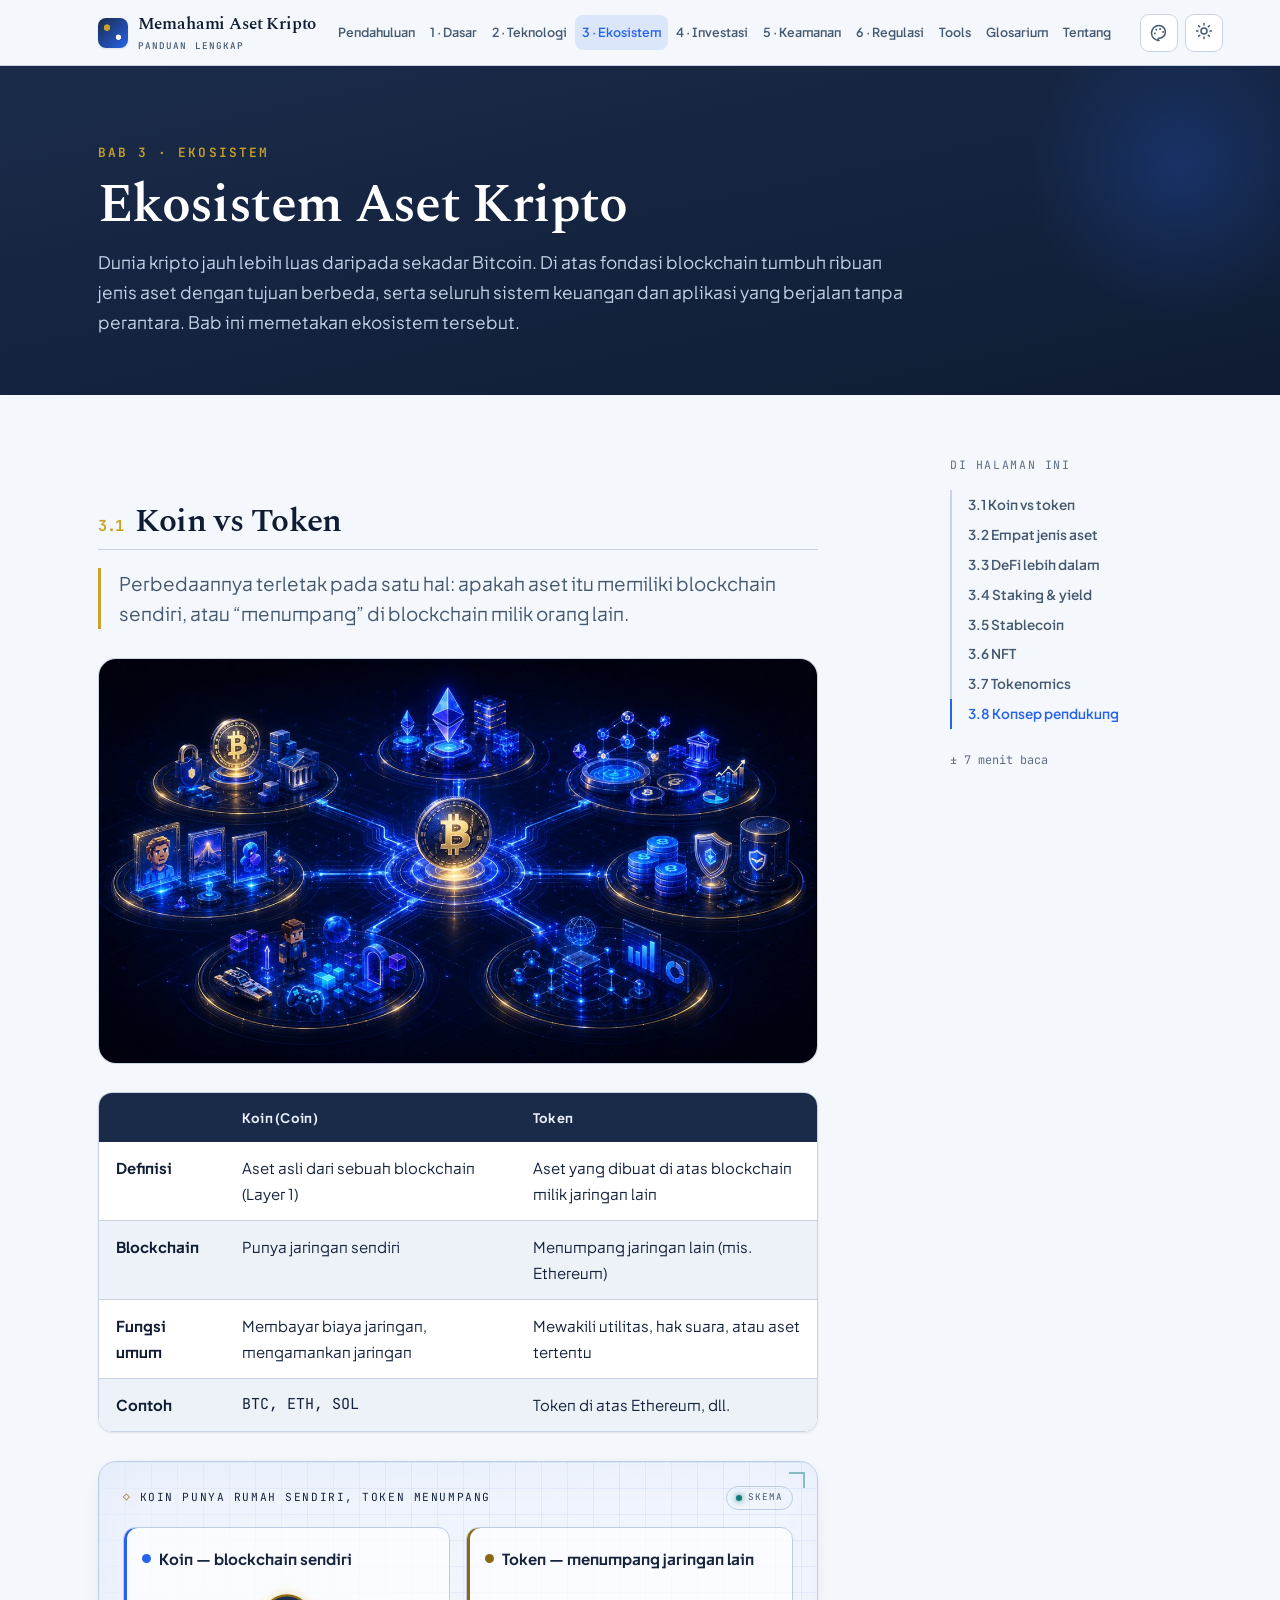
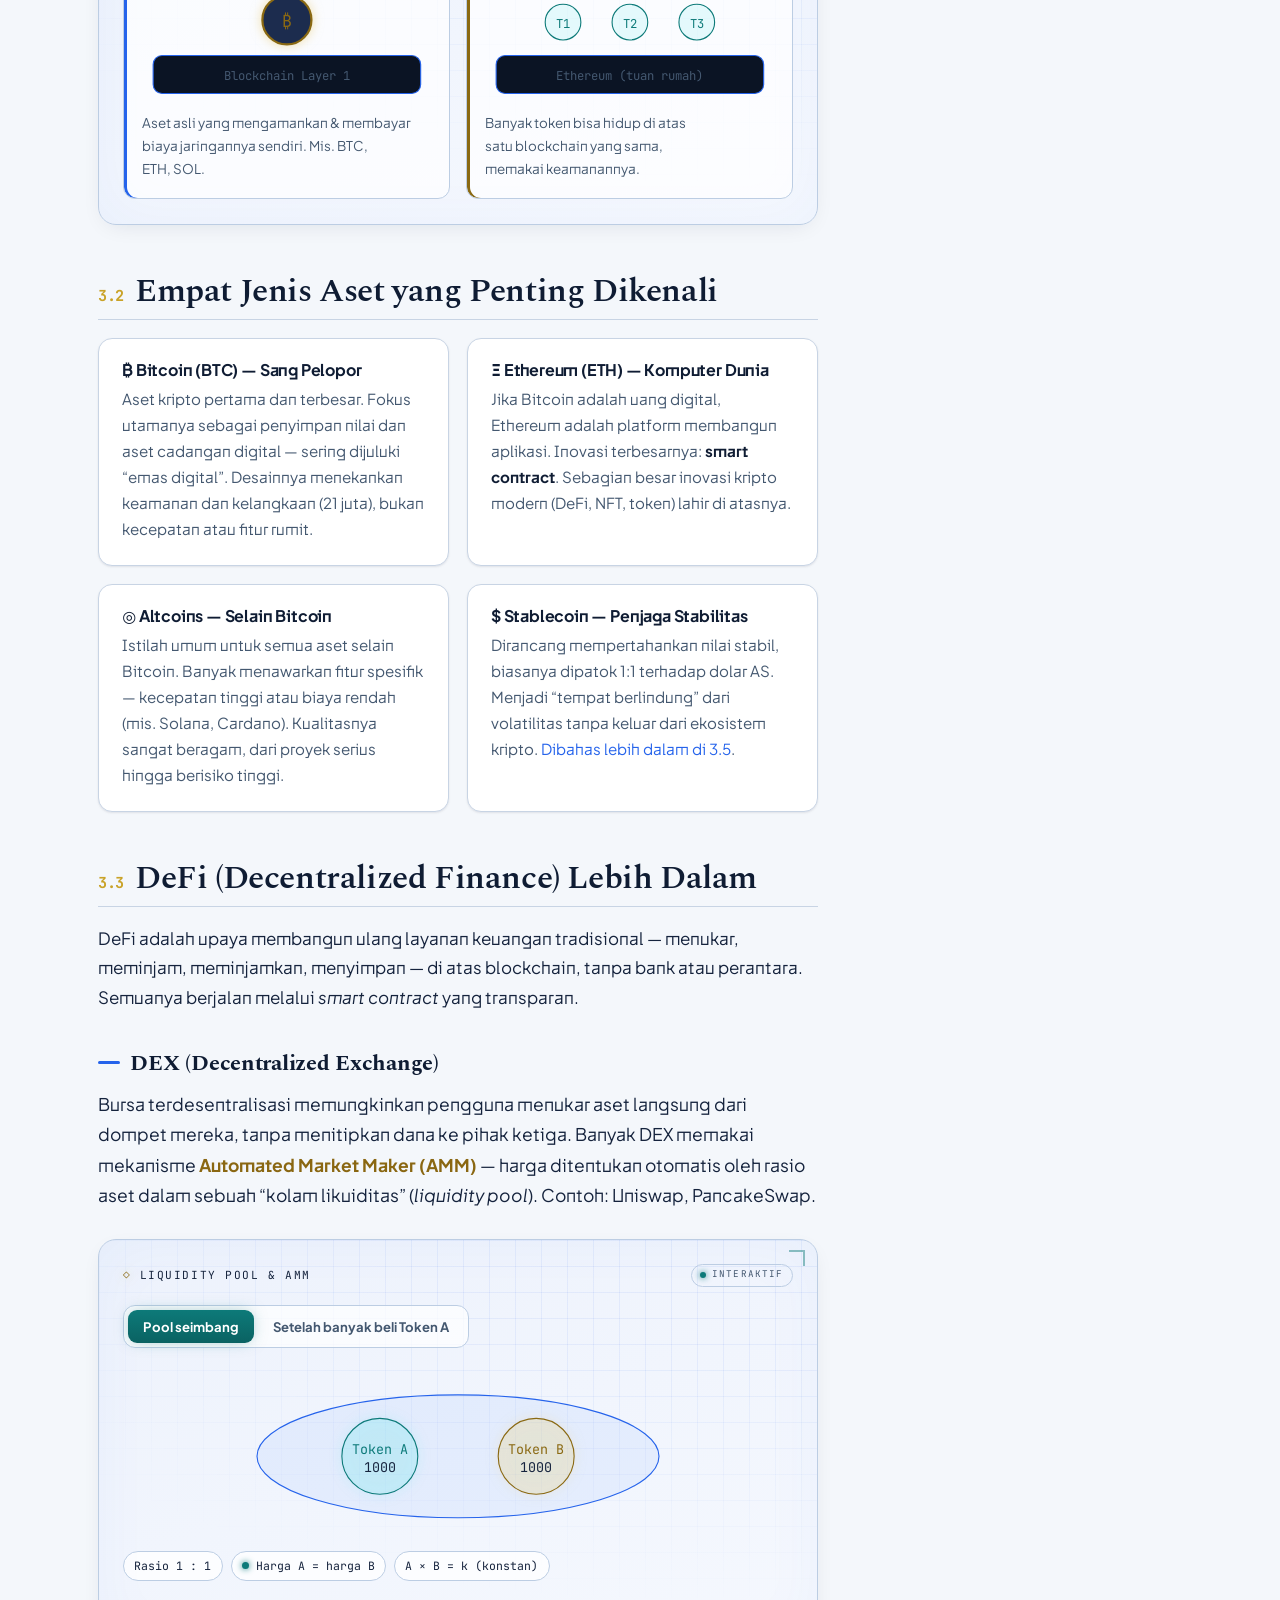
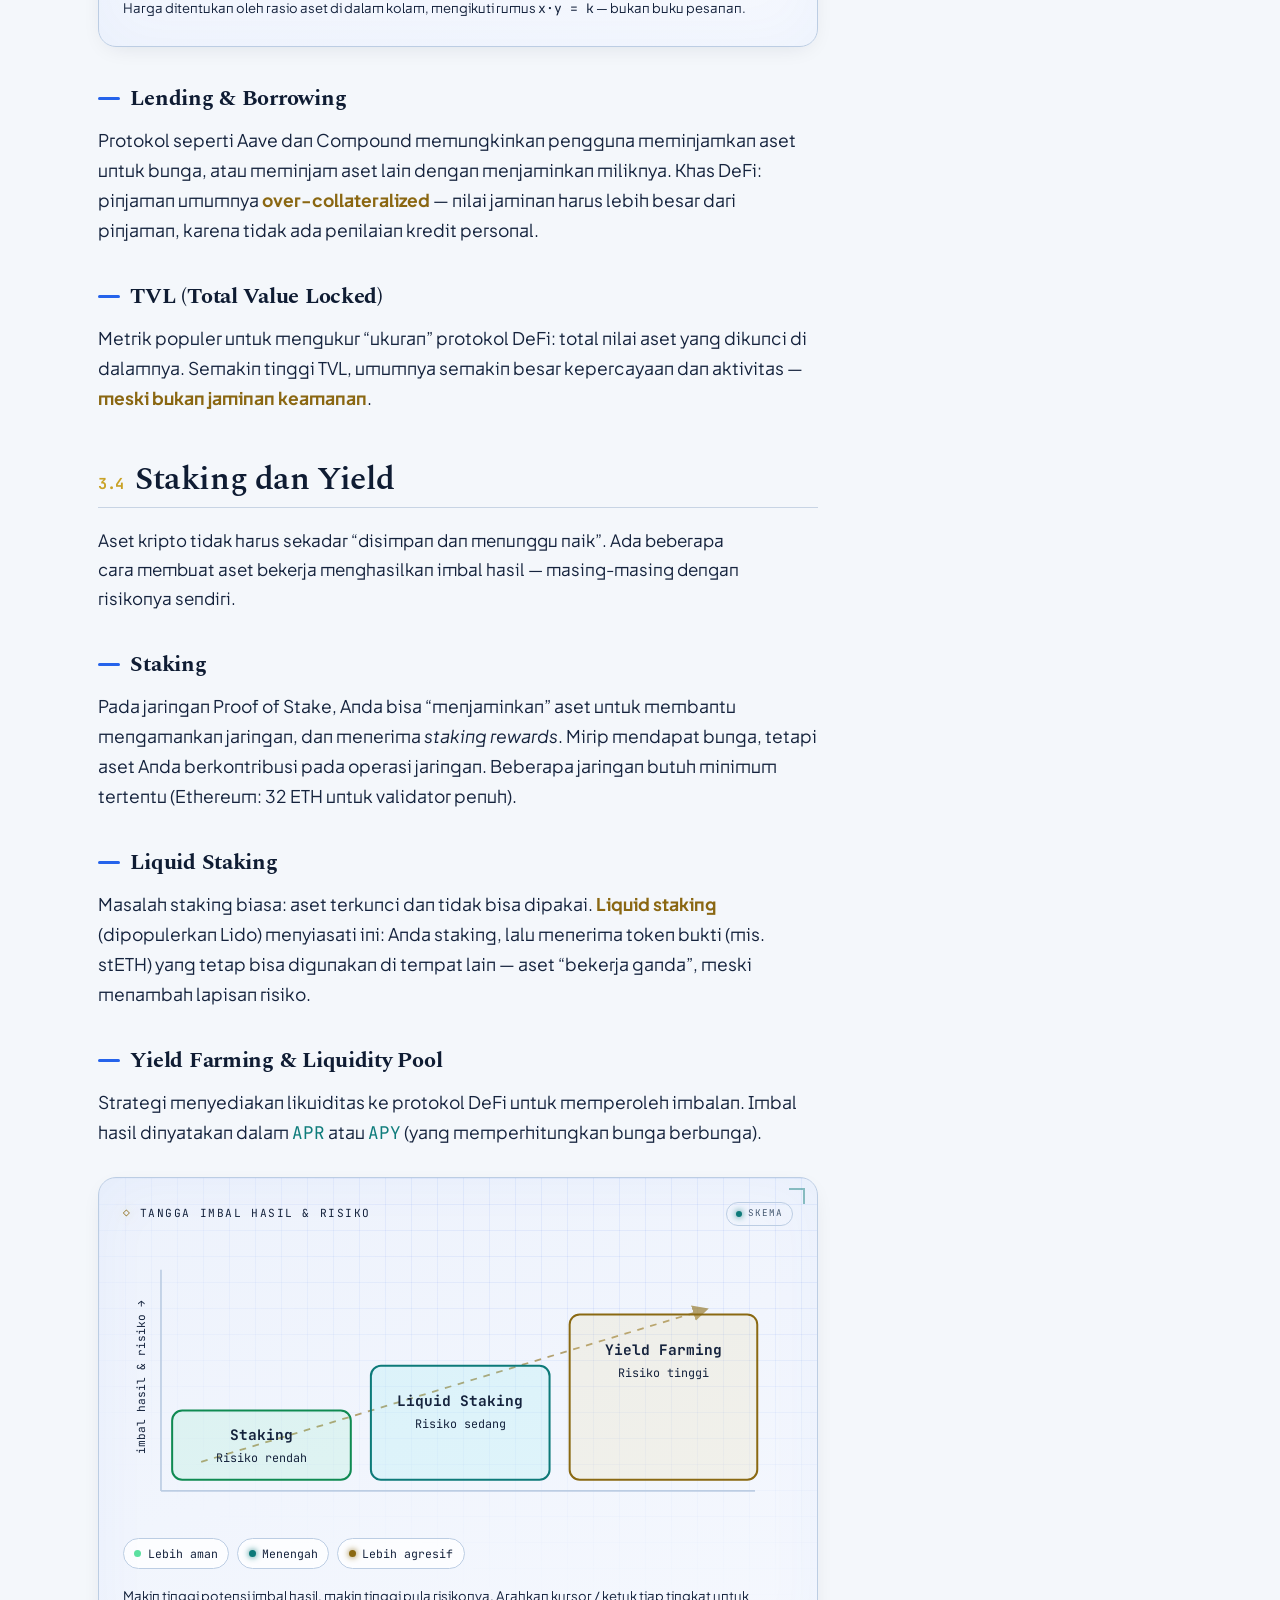
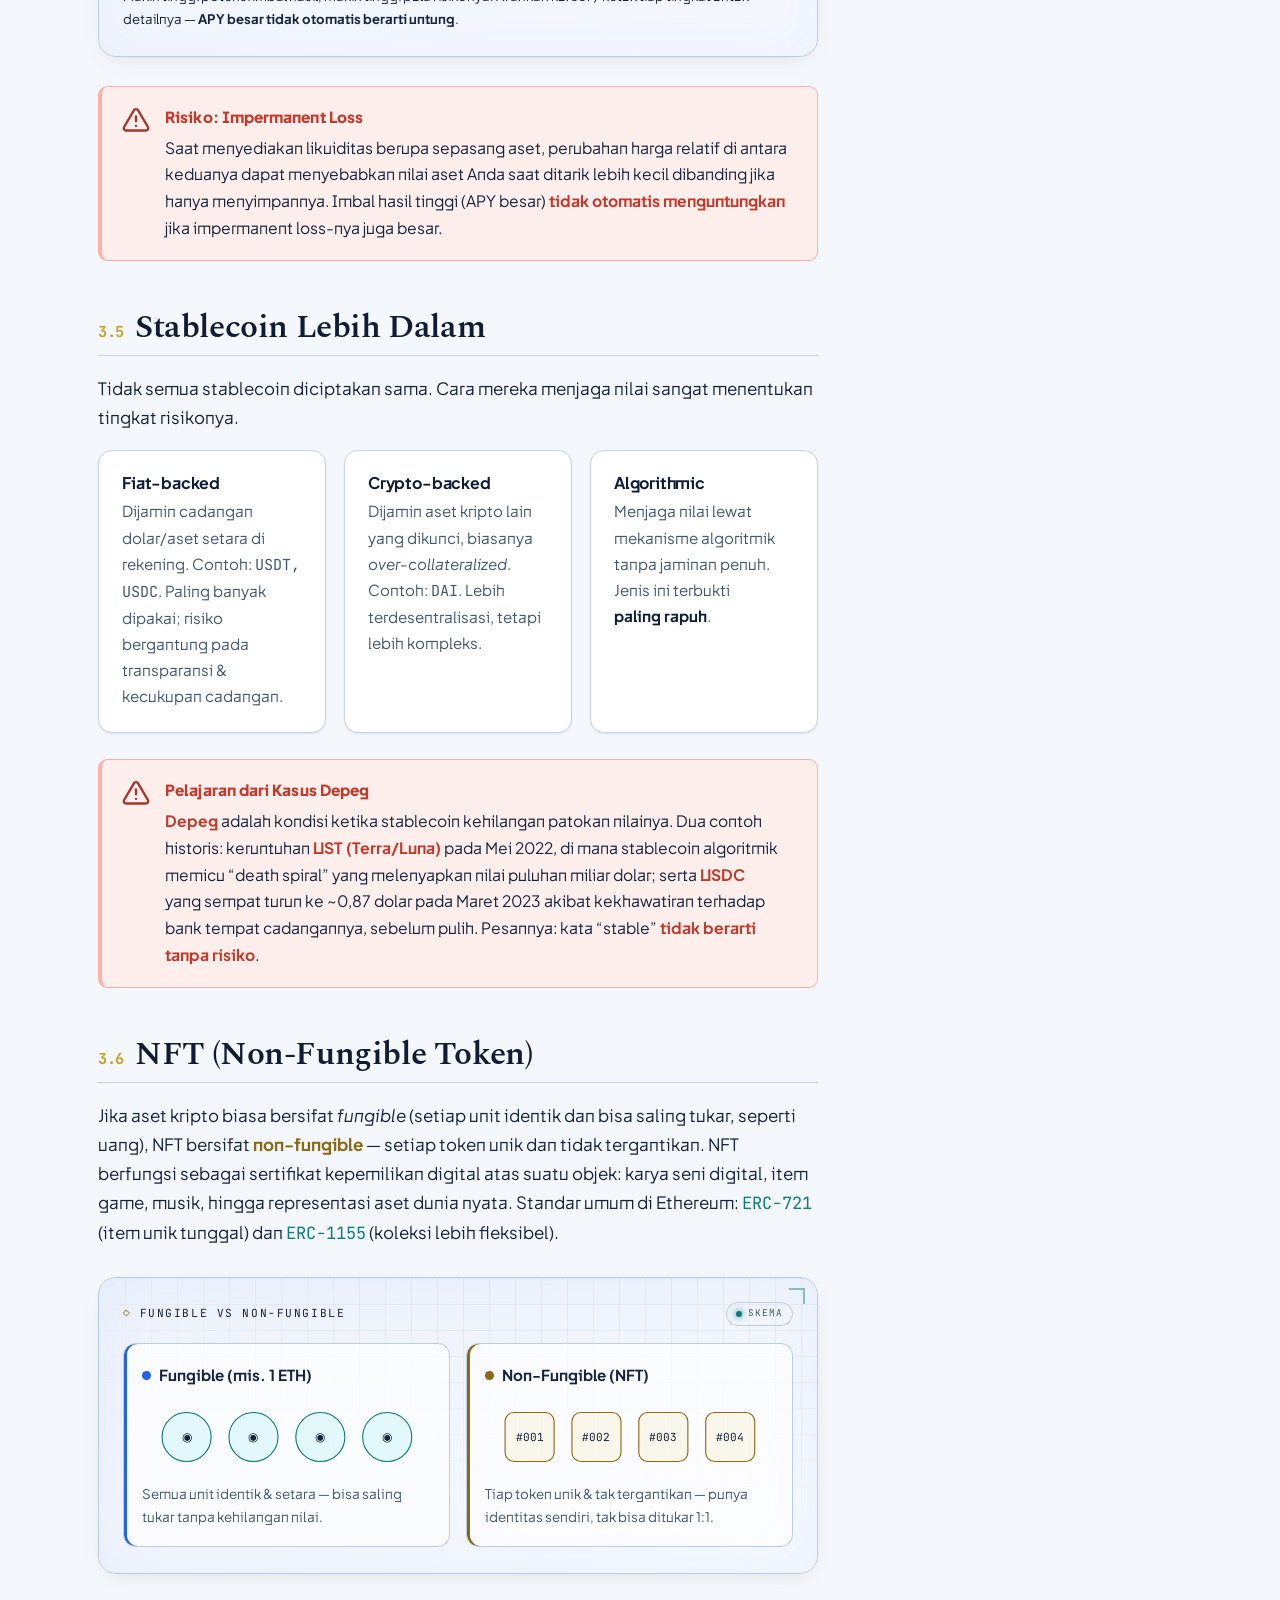
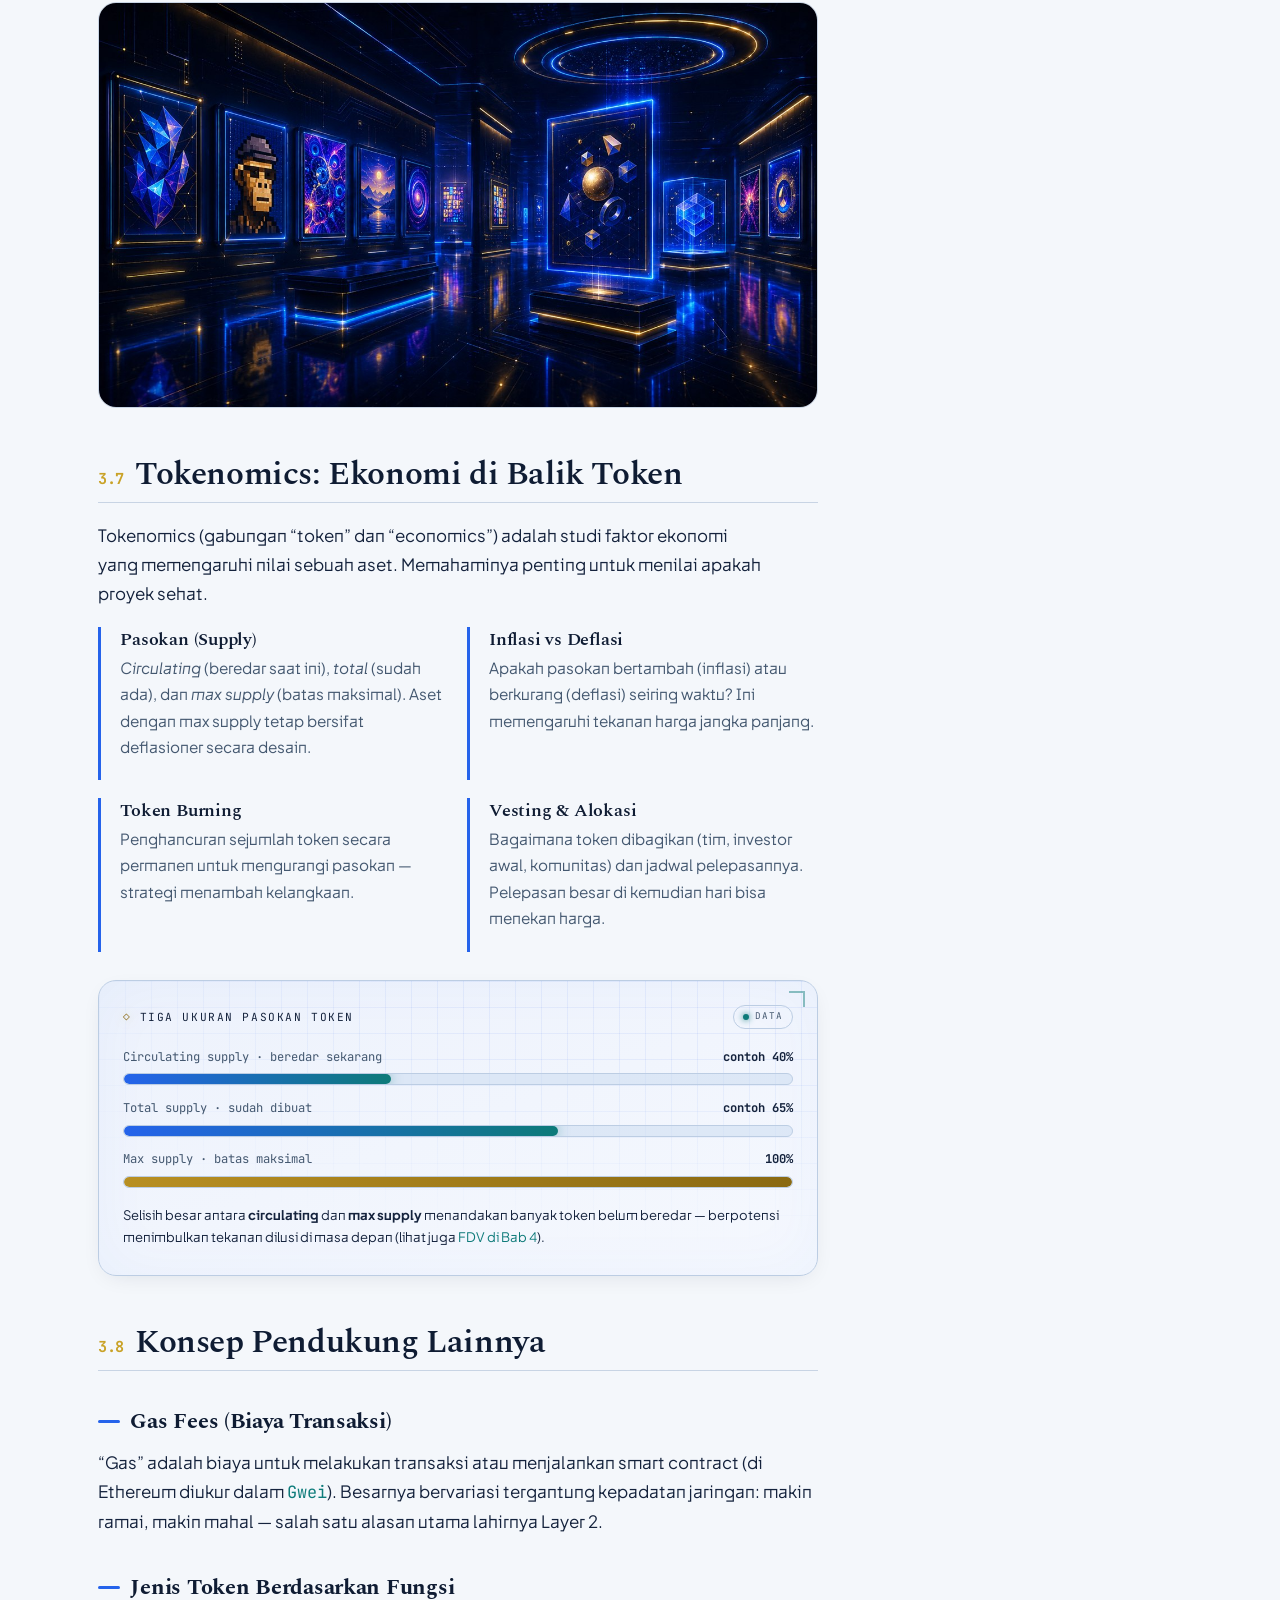
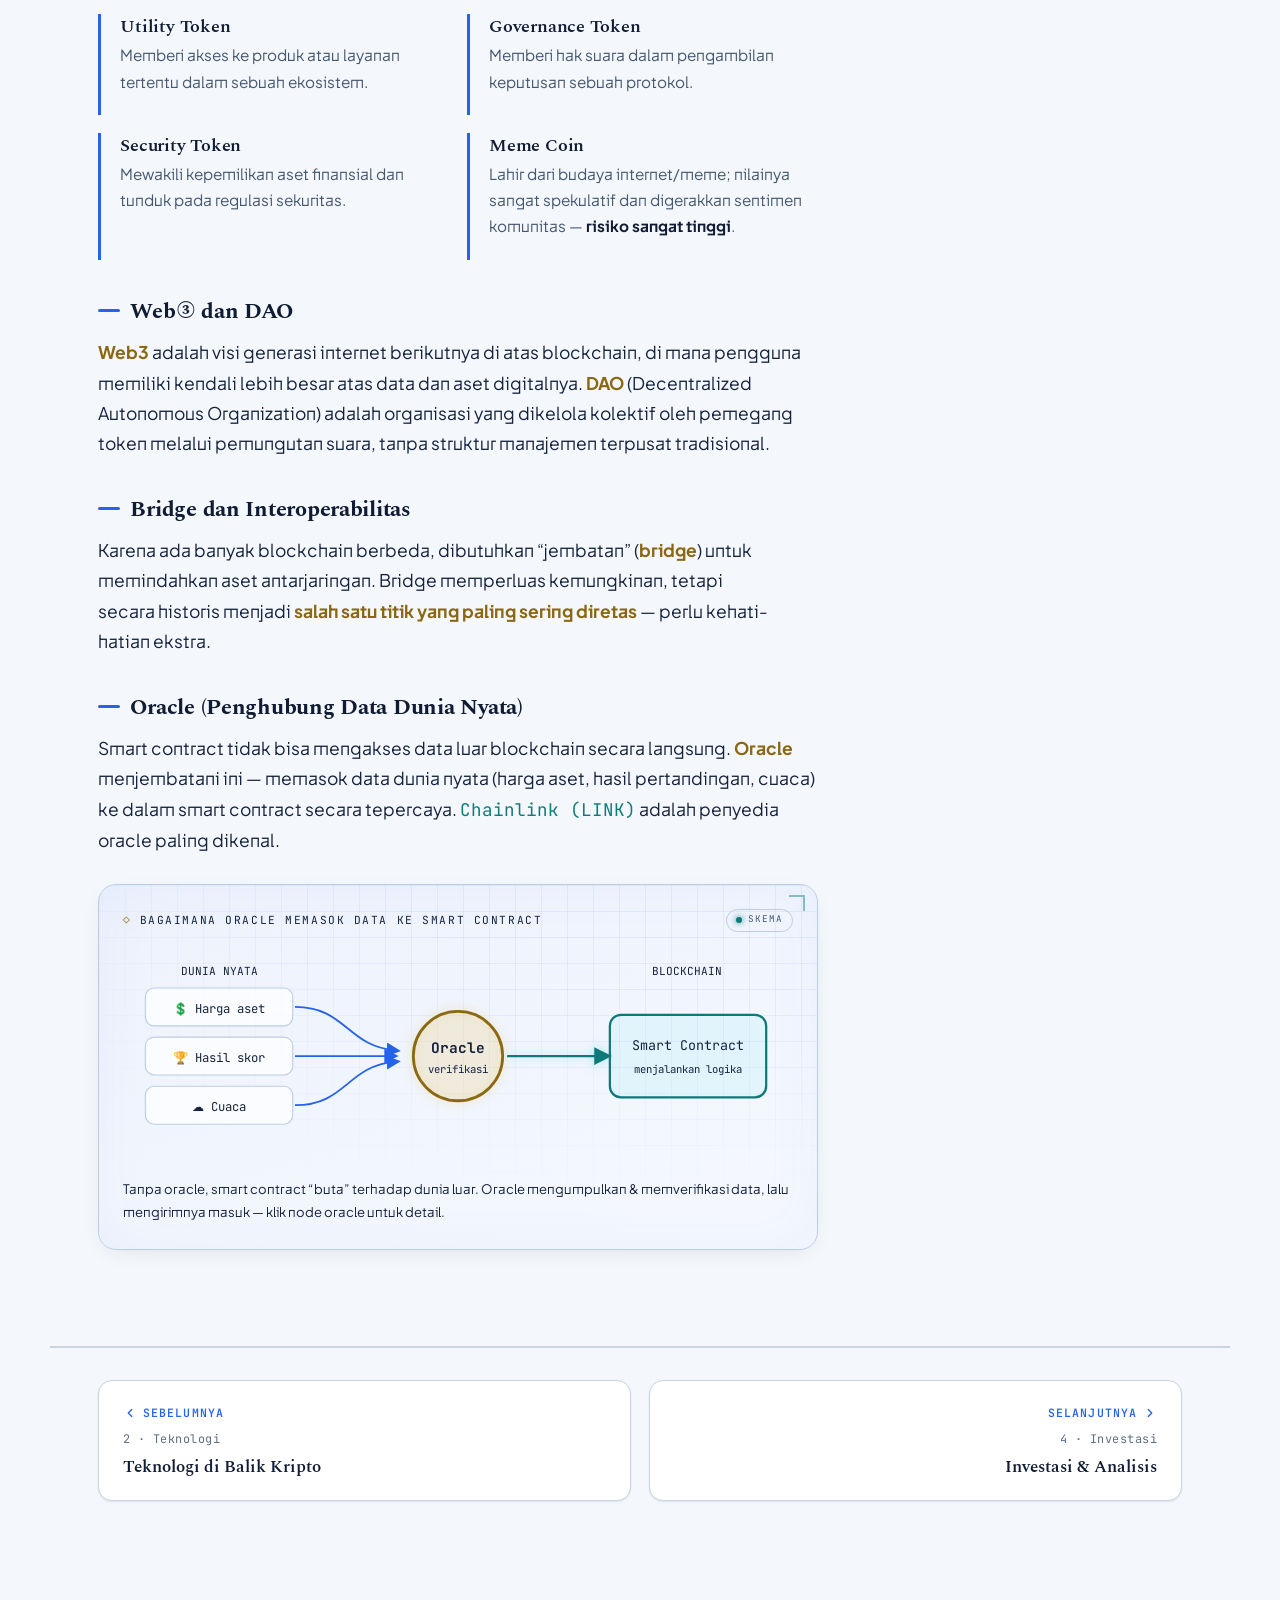
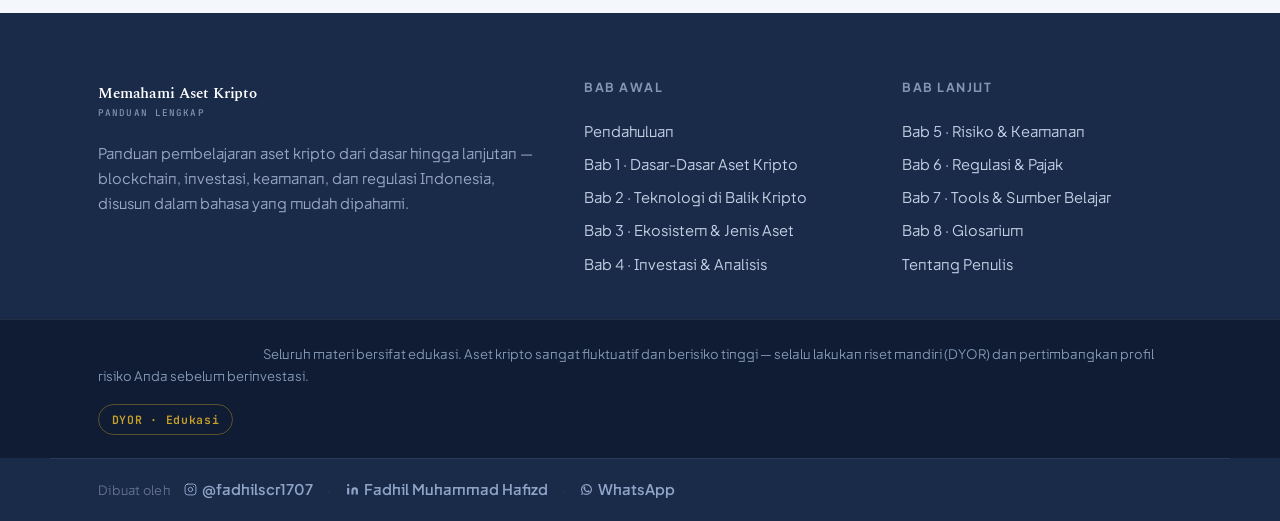
<file: bab-3-ekosistem.html>
﻿<!DOCTYPE html>
<html lang="id" data-accent="blue">
<head>
<meta charset="UTF-8" />
<meta name="viewport" content="width=device-width, initial-scale=1.0" />
<title>Bab 3 — Ekosistem Aset Kripto</title>
<meta name="description" content="Koin vs token, empat jenis aset penting, DeFi, staking & yield, stablecoin, NFT, tokenomics, gas fees, jenis token, Web3, DAO, bridge, dan oracle." />
<link rel="icon" href="assets/img/favicon.svg" type="image/svg+xml" />
<meta property="og:type" content="website" />
<meta property="og:site_name" content="Memahami Aset Kripto" />
<meta property="og:title" content="Bab 3 — Ekosistem Aset Kripto" />
<meta property="og:description" content="Koin vs token, empat jenis aset penting, DeFi, staking &amp; yield, stablecoin, NFT, tokenomics, gas fees, jenis token, Web3, DAO, bridge, dan oracle." />
<meta property="og:image" content="https://memahami-aset-kripto.vercel.app/assets/img/og-image.jpg" />
<meta name="twitter:card" content="summary_large_image" />
<meta name="twitter:title" content="Bab 3 — Ekosistem Aset Kripto" />
<meta name="twitter:description" content="Koin vs token, empat jenis aset penting, DeFi, staking &amp; yield, stablecoin, NFT, tokenomics, gas fees, jenis token, Web3, DAO, bridge, dan oracle." />
<link rel="preconnect" href="https://fonts.googleapis.com" />
<link rel="preconnect" href="https://fonts.gstatic.com" crossorigin />
<link href="https://fonts.googleapis.com/css2?family=Spectral:ital,wght@0,500;0,600;0,700;1,500;1,600&family=Plus+Jakarta+Sans:wght@400;500;600;700;800&family=JetBrains+Mono:wght@400;500;600;700&display=swap" rel="stylesheet" />
<link rel="stylesheet" href="assets/css/tokens.css" />
<link rel="stylesheet" href="assets/css/components.css" />
<link rel="stylesheet" href="assets/css/viz.css" />
</head>
<body>
<div id="site-nav"></div>

<main id="main">
  <header class="chap-hero">
    <div class="chap-hero__inner">
      <p class="kicker">Bab 3 · Ekosistem</p>
      <h1>Ekosistem Aset Kripto</h1>
      <p>Dunia kripto jauh lebih luas daripada sekadar Bitcoin. Di atas fondasi blockchain tumbuh ribuan jenis aset dengan tujuan berbeda, serta seluruh sistem keuangan dan aplikasi yang berjalan tanpa perantara. Bab ini memetakan ekosistem tersebut.</p>
    </div>
  </header>

  <div class="chap-layout">
    <article class="prose">
      <!-- 3.1 -->
      <section id="koin-token">
        <h2><span class="nmark">3.1</span> Koin vs Token</h2>
        <p class="lead">Perbedaannya terletak pada satu hal: apakah aset itu memiliki blockchain sendiri, atau “menumpang” di blockchain milik orang lain.</p>
        <figure class="ai-img ai-img--empty reveal" data-ai-prompt="Ilustrasi ekosistem kripto yang luas bergaya cyberpunk: konstelasi token, koin, ikon DeFi dan NFT yang saling terhubung oleh garis neon biru di atas latar navy gelap berkabut, aksen emas. Sinematik, modern, tanpa teks." data-ai-file="assets/img/bab3-ekosistem.jpg">
          <img alt="Ilustrasi ekosistem kripto" data-src="assets/img/bab3-ekosistem.jpg" loading="lazy" />
          <figcaption class="ai-img__ph">
            <svg class="ai-img__ic" viewBox="0 0 24 24" fill="none" stroke="currentColor" stroke-width="1.6" stroke-linecap="round" stroke-linejoin="round"><circle cx="12" cy="12" r="3"/><circle cx="5" cy="6" r="2"/><circle cx="19" cy="6" r="2"/><circle cx="5" cy="18" r="2"/><circle cx="19" cy="18" r="2"/><path d="M7 7l3 3M17 7l-3 3M7 17l3-3M17 17l-3-3"/></svg>
            <span class="ai-img__tag">Slot gambar · auto-isi</span>
            <span class="ai-img__prompt">Lanskap ekosistem kripto — ilustrasi cyberpunk navy/neon.</span>
            <span class="ai-img__meta">assets/img/bab3-ekosistem.jpg</span>
          </figcaption>
        </figure>
        <div class="table-wrap reveal">
          <table class="data">
            <thead><tr><th></th><th>Koin (Coin)</th><th>Token</th></tr></thead>
            <tbody>
              <tr><td class="col-h">Definisi</td><td>Aset asli dari sebuah blockchain (Layer 1)</td><td>Aset yang dibuat di atas blockchain milik jaringan lain</td></tr>
              <tr><td class="col-h">Blockchain</td><td>Punya jaringan sendiri</td><td>Menumpang jaringan lain (mis. Ethereum)</td></tr>
              <tr><td class="col-h">Fungsi umum</td><td>Membayar biaya jaringan, mengamankan jaringan</td><td>Mewakili utilitas, hak suara, atau aset tertentu</td></tr>
              <tr><td class="col-h">Contoh</td><td class="mono">BTC, ETH, SOL</td><td>Token di atas Ethereum, dll.</td></tr>
            </tbody>
          </table>
        </div>

        <div class="viz reveal">
          <p class="viz__cap">Koin punya rumah sendiri, token menumpang <span class="tag">skema</span></p>
          <div class="vcompare">
            <div class="vcol vcol--a">
              <h5><span class="dotc"></span>Koin — blockchain sendiri</h5>
              <svg viewBox="0 0 260 110" role="img" aria-label="Koin berjalan di blockchain miliknya sendiri.">
                <rect x="10" y="66" width="240" height="34" rx="8" fill="#0b1424" stroke="#6C9CFF"/><text x="130" y="88" text-anchor="middle" font-size="11" fill="#8ea4ca">Blockchain Layer 1</text>
                <circle cx="130" cy="34" r="22" fill="#1c2c4e" stroke="#E6C667" stroke-width="2" class="glow-gold"/><text x="130" y="40" text-anchor="middle" font-size="15" fill="#E6C667">₿</text>
              </svg>
              <p style="font-size:.84rem;color:var(--v-mut);margin:.4rem 0 0">Aset asli yang mengamankan &amp; membayar biaya jaringannya sendiri. Mis. BTC, ETH, SOL.</p>
            </div>
            <div class="vcol vcol--b">
              <h5><span class="dotc"></span>Token — menumpang jaringan lain</h5>
              <svg viewBox="0 0 260 110" role="img" aria-label="Beberapa token berjalan di atas satu blockchain milik jaringan lain.">
                <rect x="10" y="66" width="240" height="34" rx="8" fill="#0b1424" stroke="#6C9CFF"/><text x="130" y="88" text-anchor="middle" font-size="11" fill="#8ea4ca">Ethereum (tuan rumah)</text>
                <circle cx="70" cy="36" r="16" fill="rgba(87,224,230,.14)" stroke="#57E0E6"/><text x="70" y="41" text-anchor="middle" font-size="11" fill="#57E0E6">T1</text>
                <circle cx="130" cy="36" r="16" fill="rgba(87,224,230,.14)" stroke="#57E0E6"/><text x="130" y="41" text-anchor="middle" font-size="11" fill="#57E0E6">T2</text>
                <circle cx="190" cy="36" r="16" fill="rgba(87,224,230,.14)" stroke="#57E0E6"/><text x="190" y="41" text-anchor="middle" font-size="11" fill="#57E0E6">T3</text>
              </svg>
              <p style="font-size:.84rem;color:var(--v-mut);margin:.4rem 0 0">Banyak token bisa hidup di atas satu blockchain yang sama, memakai keamanannya.</p>
            </div>
          </div>
        </div>
      </section>

      <!-- 3.2 -->
      <section id="jenis-aset">
        <h2><span class="nmark">3.2</span> Empat Jenis Aset yang Penting Dikenali</h2>
        <div class="grid grid-2">
          <div class="card card--hover reveal"><h4>₿ Bitcoin (BTC) — Sang Pelopor</h4><p>Aset kripto pertama dan terbesar. Fokus utamanya sebagai penyimpan nilai dan aset cadangan digital — sering dijuluki “emas digital”. Desainnya menekankan keamanan dan kelangkaan (21 juta), bukan kecepatan atau fitur rumit.</p></div>
          <div class="card card--hover reveal"><h4>Ξ Ethereum (ETH) — Komputer Dunia</h4><p>Jika Bitcoin adalah uang digital, Ethereum adalah platform membangun aplikasi. Inovasi terbesarnya: <strong>smart contract</strong>. Sebagian besar inovasi kripto modern (DeFi, NFT, token) lahir di atasnya.</p></div>
          <div class="card card--hover reveal"><h4>◎ Altcoins — Selain Bitcoin</h4><p>Istilah umum untuk semua aset selain Bitcoin. Banyak menawarkan fitur spesifik — kecepatan tinggi atau biaya rendah (mis. Solana, Cardano). Kualitasnya sangat beragam, dari proyek serius hingga berisiko tinggi.</p></div>
          <div class="card card--hover reveal"><h4>$ Stablecoin — Penjaga Stabilitas</h4><p>Dirancang mempertahankan nilai stabil, biasanya dipatok 1:1 terhadap dolar AS. Menjadi “tempat berlindung” dari volatilitas tanpa keluar dari ekosistem kripto. <a href="#stablecoin">Dibahas lebih dalam di 3.5</a>.</p></div>
        </div>
      </section>

      <!-- 3.3 -->
      <section id="defi">
        <h2><span class="nmark">3.3</span> DeFi (Decentralized Finance) Lebih Dalam</h2>
        <p>DeFi adalah upaya membangun ulang layanan keuangan tradisional — menukar, meminjam, meminjamkan, menyimpan — di atas blockchain, tanpa bank atau perantara. Semuanya berjalan melalui <em>smart contract</em> yang transparan.</p>

        <h3>DEX (Decentralized Exchange)</h3>
        <p>Bursa terdesentralisasi memungkinkan pengguna menukar aset langsung dari dompet mereka, tanpa menitipkan dana ke pihak ketiga. Banyak DEX memakai mekanisme <strong>Automated Market Maker (AMM)</strong> — harga ditentukan otomatis oleh rasio aset dalam sebuah “kolam likuiditas” (<em>liquidity pool</em>). Contoh: Uniswap, PancakeSwap.</p>

        <div class="viz reveal" data-viz>
          <p class="viz__cap">Liquidity pool &amp; AMM <span class="tag">interaktif</span></p>
          <div class="viz-seg">
            <button data-state="before">Pool seimbang</button>
            <button data-state="after">Setelah banyak beli Token A</button>
          </div>
          <div data-show="before">
            <svg viewBox="0 0 600 150" role="img" aria-label="Kolam likuiditas dengan rasio seimbang.">
              <ellipse cx="300" cy="80" rx="180" ry="55" fill="rgba(108,156,255,.10)" stroke="#6C9CFF"/>
              <circle cx="230" cy="80" r="34" fill="rgba(87,224,230,.16)" stroke="#57E0E6" class="glow-cyan"/><text x="230" y="78" text-anchor="middle" font-size="12" fill="#57E0E6">Token A</text><text x="230" y="94" text-anchor="middle" font-size="12" fill="#d6e2f7">1000</text>
              <circle cx="370" cy="80" r="34" fill="rgba(230,198,103,.16)" stroke="#E6C667" class="glow-gold"/><text x="370" y="78" text-anchor="middle" font-size="12" fill="#E6C667">Token B</text><text x="370" y="94" text-anchor="middle" font-size="12" fill="#d6e2f7">1000</text>
            </svg>
            <div class="viz-legend"><span class="viz-chip">Rasio 1 : 1</span><span class="viz-chip"><span class="d d-cyan"></span>Harga A = harga B</span><span class="viz-chip mono">A × B = k (konstan)</span></div>
            <p class="viz__note">Harga ditentukan oleh rasio aset di dalam kolam, mengikuti rumus <span class="mono">x·y = k</span> — bukan buku pesanan.</p>
          </div>
          <div data-show="after">
            <svg viewBox="0 0 600 150" role="img" aria-label="Token A berkurang, Token B bertambah; harga A naik.">
              <ellipse cx="300" cy="80" rx="180" ry="55" fill="rgba(108,156,255,.10)" stroke="#6C9CFF"/>
              <circle cx="235" cy="80" r="24" fill="rgba(87,224,230,.16)" stroke="#57E0E6"/><text x="235" y="78" text-anchor="middle" font-size="11" fill="#57E0E6">Token A</text><text x="235" y="93" text-anchor="middle" font-size="11" fill="#d6e2f7">700</text>
              <circle cx="372" cy="80" r="42" fill="rgba(230,198,103,.16)" stroke="#E6C667" class="glow-gold"/><text x="372" y="78" text-anchor="middle" font-size="12" fill="#E6C667">Token B</text><text x="372" y="95" text-anchor="middle" font-size="12" fill="#d6e2f7">1430</text>
            </svg>
            <div class="viz-legend"><span class="viz-chip"><span class="d d-cyan"></span>Token A makin langka → harganya naik</span><span class="viz-chip mono">A × B ≈ k tetap</span></div>
            <p class="viz__note">Membeli Token A mengurangi stoknya di kolam; karena makin langka, <strong style="color:var(--v-cyan)">harganya otomatis naik</strong>. Begitulah AMM menyesuaikan harga sendiri.</p>
          </div>
        </div>

        <h3>Lending &amp; Borrowing</h3>
        <p>Protokol seperti Aave dan Compound memungkinkan pengguna meminjamkan aset untuk bunga, atau meminjam aset lain dengan menjaminkan miliknya. Khas DeFi: pinjaman umumnya <strong>over-collateralized</strong> — nilai jaminan harus lebih besar dari pinjaman, karena tidak ada penilaian kredit personal.</p>

        <h3>TVL (Total Value Locked)</h3>
        <p>Metrik populer untuk mengukur “ukuran” protokol DeFi: total nilai aset yang dikunci di dalamnya. Semakin tinggi TVL, umumnya semakin besar kepercayaan dan aktivitas — <strong>meski bukan jaminan keamanan</strong>.</p>
      </section>

      <!-- 3.4 -->
      <section id="staking">
        <h2><span class="nmark">3.4</span> Staking dan Yield</h2>
        <p>Aset kripto tidak harus sekadar “disimpan dan menunggu naik”. Ada beberapa cara membuat aset bekerja menghasilkan imbal hasil — masing-masing dengan risikonya sendiri.</p>

        <h3>Staking</h3>
        <p>Pada jaringan Proof of Stake, Anda bisa “menjaminkan” aset untuk membantu mengamankan jaringan, dan menerima <em>staking rewards</em>. Mirip mendapat bunga, tetapi aset Anda berkontribusi pada operasi jaringan. Beberapa jaringan butuh minimum tertentu (Ethereum: 32 ETH untuk validator penuh).</p>

        <h3>Liquid Staking</h3>
        <p>Masalah staking biasa: aset terkunci dan tidak bisa dipakai. <strong>Liquid staking</strong> (dipopulerkan Lido) menyiasati ini: Anda staking, lalu menerima token bukti (mis. stETH) yang tetap bisa digunakan di tempat lain — aset “bekerja ganda”, meski menambah lapisan risiko.</p>

        <h3>Yield Farming &amp; Liquidity Pool</h3>
        <p>Strategi menyediakan likuiditas ke protokol DeFi untuk memperoleh imbalan. Imbal hasil dinyatakan dalam <span class="mono">APR</span> atau <span class="mono">APY</span> (yang memperhitungkan bunga berbunga).</p>

        <div class="viz reveal">
          <p class="viz__cap">Tangga imbal hasil &amp; risiko <span class="tag">skema</span></p>
          <svg viewBox="0 0 600 250" role="img" aria-label="Tiga tingkat: staking risiko rendah, liquid staking risiko sedang, yield farming risiko tinggi.">
            <!-- axis -->
            <path d="M34 222 H566" stroke="var(--v-border)" stroke-width="1.5"/>
            <path d="M34 222 V24" stroke="var(--v-border)" stroke-width="1.5"/>
            <text x="20" y="120" text-anchor="middle" font-size="10" fill="var(--v-mut)" transform="rotate(-90 20 120)" font-family="var(--font-mono)">imbal hasil &amp; risiko →</text>
            <!-- rising trend arrow -->
            <path d="M70 196 L520 60" fill="none" stroke="var(--v-gold)" stroke-width="1.6" stroke-dasharray="6 6" opacity=".6" marker-end="url(#yar)"/>
            <defs><marker id="yar" markerWidth="9" markerHeight="9" refX="6" refY="4.5" orient="auto"><path d="M0 0 L9 4.5 L0 9z" fill="var(--v-gold)"/></marker></defs>
            <!-- step 1: Staking -->
            <g class="viz-hot" data-tip="Staking|Menjaminkan aset di jaringan PoS untuk membantu mengamankannya & menerima reward. Paling sederhana, risiko relatif rendah (mis. lock-up & fluktuasi harga).">
              <rect x="44" y="150" width="160" height="62" rx="9" fill="rgba(91,224,160,.12)" stroke="var(--v-green)" stroke-width="1.8"/>
              <text x="124" y="176" text-anchor="middle" font-size="13" fill="var(--v-ink)" font-weight="700">Staking</text>
              <text x="124" y="196" text-anchor="middle" font-size="10.5" fill="var(--v-green)">Risiko rendah</text>
            </g>
            <!-- step 2: Liquid Staking -->
            <g class="viz-hot" data-tip="Liquid Staking|Staking sambil menerima token bukti (mis. stETH) yang tetap bisa dipakai. Aset bekerja ganda, tetapi menambah lapisan risiko smart contract & depeg token bukti.">
              <rect x="222" y="110" width="160" height="102" rx="9" fill="rgba(87,224,230,.12)" stroke="var(--v-cyan)" stroke-width="1.8"/>
              <text x="302" y="146" text-anchor="middle" font-size="13" fill="var(--v-ink)" font-weight="700">Liquid Staking</text>
              <text x="302" y="166" text-anchor="middle" font-size="10.5" fill="var(--v-cyan)">Risiko sedang</text>
            </g>
            <!-- step 3: Yield Farming -->
            <g class="viz-hot" data-tip="Yield Farming|Menyediakan likuiditas ke protokol DeFi untuk imbalan (APR/APY). Potensi imbal hasil tertinggi, tetapi rawan impermanent loss & risiko protokol.">
              <rect x="400" y="64" width="168" height="148" rx="9" fill="rgba(230,198,103,.12)" stroke="var(--v-gold)" stroke-width="1.8"/>
              <text x="484" y="100" text-anchor="middle" font-size="13" fill="var(--v-ink)" font-weight="700">Yield Farming</text>
              <text x="484" y="120" text-anchor="middle" font-size="10.5" fill="var(--v-gold)">Risiko tinggi</text>
            </g>
          </svg>
          <div class="viz-legend"><span class="viz-chip"><span class="d d-green"></span>Lebih aman</span><span class="viz-chip"><span class="d d-cyan"></span>Menengah</span><span class="viz-chip"><span class="d d-gold"></span>Lebih agresif</span></div>
          <p class="viz__note">Makin tinggi potensi imbal hasil, makin tinggi pula risikonya. Arahkan kursor / ketuk tiap tingkat untuk detailnya — <strong>APY besar tidak otomatis berarti untung</strong>.</p>
        </div>

        <div class="callout callout--risk">
          <span class="callout__ic" aria-hidden="true"><svg viewBox="0 0 24 24" fill="none" stroke="currentColor" stroke-width="2" stroke-linecap="round" stroke-linejoin="round"><path d="M10.3 3.6 1.8 18a2 2 0 0 0 1.7 3h17a2 2 0 0 0 1.7-3L13.7 3.6a2 2 0 0 0-3.4 0z"/><path d="M12 9v4M12 17h.01"/></svg></span>
          <div class="callout__body">
            <strong class="callout__t">Risiko: Impermanent Loss</strong>
            <p>Saat menyediakan likuiditas berupa sepasang aset, perubahan harga relatif di antara keduanya dapat menyebabkan nilai aset Anda saat ditarik lebih kecil dibanding jika hanya menyimpannya. Imbal hasil tinggi (APY besar) <strong>tidak otomatis menguntungkan</strong> jika impermanent loss-nya juga besar.</p>
          </div>
        </div>
      </section>

      <!-- 3.5 -->
      <section id="stablecoin">
        <h2><span class="nmark">3.5</span> Stablecoin Lebih Dalam</h2>
        <p>Tidak semua stablecoin diciptakan sama. Cara mereka menjaga nilai sangat menentukan tingkat risikonya.</p>
        <div class="grid grid-3">
          <div class="card reveal"><h4>Fiat-backed</h4><p>Dijamin cadangan dolar/aset setara di rekening. Contoh: <span class="mono">USDT, USDC</span>. Paling banyak dipakai; risiko bergantung pada transparansi &amp; kecukupan cadangan.</p></div>
          <div class="card reveal"><h4>Crypto-backed</h4><p>Dijamin aset kripto lain yang dikunci, biasanya <em>over-collateralized</em>. Contoh: <span class="mono">DAI</span>. Lebih terdesentralisasi, tetapi lebih kompleks.</p></div>
          <div class="card reveal"><h4>Algorithmic</h4><p>Menjaga nilai lewat mekanisme algoritmik tanpa jaminan penuh. Jenis ini terbukti <strong>paling rapuh</strong>.</p></div>
        </div>

        <div class="callout callout--risk">
          <span class="callout__ic" aria-hidden="true"><svg viewBox="0 0 24 24" fill="none" stroke="currentColor" stroke-width="2" stroke-linecap="round" stroke-linejoin="round"><path d="M10.3 3.6 1.8 18a2 2 0 0 0 1.7 3h17a2 2 0 0 0 1.7-3L13.7 3.6a2 2 0 0 0-3.4 0z"/><path d="M12 9v4M12 17h.01"/></svg></span>
          <div class="callout__body">
            <strong class="callout__t">Pelajaran dari Kasus Depeg</strong>
            <p><strong>Depeg</strong> adalah kondisi ketika stablecoin kehilangan patokan nilainya. Dua contoh historis: keruntuhan <strong>UST (Terra/Luna)</strong> pada Mei 2022, di mana stablecoin algoritmik memicu “death spiral” yang melenyapkan nilai puluhan miliar dolar; serta <strong>USDC</strong> yang sempat turun ke ~0,87 dolar pada Maret 2023 akibat kekhawatiran terhadap bank tempat cadangannya, sebelum pulih. Pesannya: kata “stable” <strong>tidak berarti tanpa risiko</strong>.</p>
          </div>
        </div>
      </section>

      <!-- 3.6 -->
      <section id="nft">
        <h2><span class="nmark">3.6</span> NFT (Non-Fungible Token)</h2>
        <p>Jika aset kripto biasa bersifat <em>fungible</em> (setiap unit identik dan bisa saling tukar, seperti uang), NFT bersifat <strong>non-fungible</strong> — setiap token unik dan tidak tergantikan. NFT berfungsi sebagai sertifikat kepemilikan digital atas suatu objek: karya seni digital, item game, musik, hingga representasi aset dunia nyata. Standar umum di Ethereum: <span class="mono">ERC-721</span> (item unik tunggal) dan <span class="mono">ERC-1155</span> (koleksi lebih fleksibel).</p>

        <div class="viz reveal">
          <p class="viz__cap">Fungible vs Non-Fungible <span class="tag">skema</span></p>
          <div class="vcompare">
            <div class="vcol vcol--a">
              <h5><span class="dotc"></span>Fungible (mis. 1 ETH)</h5>
              <svg viewBox="0 0 260 70" role="img" aria-label="Empat koin identik yang bisa saling tukar.">
                <g fill="rgba(87,224,230,.14)" stroke="#57E0E6"><circle cx="40" cy="35" r="22"/><circle cx="100" cy="35" r="22"/><circle cx="160" cy="35" r="22"/><circle cx="220" cy="35" r="22"/></g>
                <g fill="#57E0E6" font-size="11" text-anchor="middle"><text x="40" y="39">◉</text><text x="100" y="39">◉</text><text x="160" y="39">◉</text><text x="220" y="39">◉</text></g>
              </svg>
              <p style="font-size:.84rem;color:var(--v-mut);margin:.4rem 0 0">Semua unit identik &amp; setara — bisa saling tukar tanpa kehilangan nilai.</p>
            </div>
            <div class="vcol vcol--b">
              <h5><span class="dotc"></span>Non-Fungible (NFT)</h5>
              <svg viewBox="0 0 260 70" role="img" aria-label="Empat token unik dengan nomor berbeda.">
                <g fill="rgba(230,198,103,.12)" stroke="#E6C667"><rect x="18" y="13" width="44" height="44" rx="8"/><rect x="78" y="13" width="44" height="44" rx="8"/><rect x="138" y="13" width="44" height="44" rx="8"/><rect x="198" y="13" width="44" height="44" rx="8"/></g>
                <g fill="#E6C667" font-size="10" text-anchor="middle"><text x="40" y="39">#001</text><text x="100" y="39">#002</text><text x="160" y="39">#003</text><text x="220" y="39">#004</text></g>
              </svg>
              <p style="font-size:.84rem;color:var(--v-mut);margin:.4rem 0 0">Tiap token unik &amp; tak tergantikan — punya identitas sendiri, tak bisa ditukar 1:1.</p>
            </div>
          </div>
        </div>

        <figure class="ai-img ai-img--empty reveal" data-ai-prompt="Ilustrasi galeri seni digital NFT bergaya cyberpunk: bingkai-bingkai karya generatif bercahaya neon di dinding gelap navy, refleksi lantai, aksen emas. Sinematik, modern, tanpa teks." data-ai-file="assets/img/bab3-nft.jpg">
          <img alt="Galeri NFT digital" data-src="assets/img/bab3-nft.jpg" loading="lazy" />
          <figcaption class="ai-img__ph">
            <svg class="ai-img__ic" viewBox="0 0 24 24" fill="none" stroke="currentColor" stroke-width="1.6" stroke-linecap="round" stroke-linejoin="round"><rect x="3" y="3" width="18" height="18" rx="2"/><circle cx="9" cy="9" r="2"/><path d="m21 15-5-5L5 21"/></svg>
            <span class="ai-img__tag">Slot gambar · auto-isi</span>
            <span class="ai-img__prompt">Galeri seni digital NFT — ilustrasi cyberpunk navy/neon.</span>
            <span class="ai-img__meta">assets/img/bab3-nft.jpg</span>
          </figcaption>
        </figure>
      </section>

      <!-- 3.7 -->
      <section id="tokenomics">
        <h2><span class="nmark">3.7</span> Tokenomics: Ekonomi di Balik Token</h2>
        <p>Tokenomics (gabungan “token” dan “economics”) adalah studi faktor ekonomi yang memengaruhi nilai sebuah aset. Memahaminya penting untuk menilai apakah proyek sehat.</p>
        <div class="grid grid-2">
          <div class="tile reveal"><h4>Pasokan (Supply)</h4><p><em>Circulating</em> (beredar saat ini), <em>total</em> (sudah ada), dan <em>max supply</em> (batas maksimal). Aset dengan max supply tetap bersifat deflasioner secara desain.</p></div>
          <div class="tile reveal"><h4>Inflasi vs Deflasi</h4><p>Apakah pasokan bertambah (inflasi) atau berkurang (deflasi) seiring waktu? Ini memengaruhi tekanan harga jangka panjang.</p></div>
          <div class="tile reveal"><h4>Token Burning</h4><p>Penghancuran sejumlah token secara permanen untuk mengurangi pasokan — strategi menambah kelangkaan.</p></div>
          <div class="tile reveal"><h4>Vesting &amp; Alokasi</h4><p>Bagaimana token dibagikan (tim, investor awal, komunitas) dan jadwal pelepasannya. Pelepasan besar di kemudian hari bisa menekan harga.</p></div>
        </div>

        <div class="viz reveal">
          <p class="viz__cap">Tiga ukuran pasokan token <span class="tag">data</span></p>
          <div class="meter">
            <div class="meter__lbl"><span>Circulating supply · beredar sekarang</span><b>contoh 40%</b></div>
            <div class="meter__track"><div class="meter__fill" data-w="40%"></div></div>
          </div>
          <div class="meter">
            <div class="meter__lbl"><span>Total supply · sudah dibuat</span><b>contoh 65%</b></div>
            <div class="meter__track"><div class="meter__fill" data-w="65%"></div></div>
          </div>
          <div class="meter">
            <div class="meter__lbl"><span>Max supply · batas maksimal</span><b>100%</b></div>
            <div class="meter__track"><div class="meter__fill gold" data-w="100%"></div></div>
          </div>
          <p class="viz__note">Selisih besar antara <strong>circulating</strong> dan <strong>max supply</strong> menandakan banyak token belum beredar — berpotensi menimbulkan tekanan dilusi di masa depan (lihat juga <a href="bab-4-investasi.html#sentimen" style="color:var(--v-cyan)">FDV di Bab 4</a>).</p>
        </div>
      </section>

      <!-- 3.8 -->
      <section id="pendukung">
        <h2><span class="nmark">3.8</span> Konsep Pendukung Lainnya</h2>

        <h3>Gas Fees (Biaya Transaksi)</h3>
        <p>“Gas” adalah biaya untuk melakukan transaksi atau menjalankan smart contract (di Ethereum diukur dalam <span class="mono">Gwei</span>). Besarnya bervariasi tergantung kepadatan jaringan: makin ramai, makin mahal — salah satu alasan utama lahirnya Layer 2.</p>

        <h3>Jenis Token Berdasarkan Fungsi</h3>
        <div class="grid grid-2">
          <div class="tile reveal"><h4>Utility Token</h4><p>Memberi akses ke produk atau layanan tertentu dalam sebuah ekosistem.</p></div>
          <div class="tile reveal"><h4>Governance Token</h4><p>Memberi hak suara dalam pengambilan keputusan sebuah protokol.</p></div>
          <div class="tile reveal"><h4>Security Token</h4><p>Mewakili kepemilikan aset finansial dan tunduk pada regulasi sekuritas.</p></div>
          <div class="tile reveal"><h4>Meme Coin</h4><p>Lahir dari budaya internet/meme; nilainya sangat spekulatif dan digerakkan sentimen komunitas — <strong>risiko sangat tinggi</strong>.</p></div>
        </div>

        <h3>Web3 dan DAO</h3>
        <p><strong>Web3</strong> adalah visi generasi internet berikutnya di atas blockchain, di mana pengguna memiliki kendali lebih besar atas data dan aset digitalnya. <strong>DAO</strong> (Decentralized Autonomous Organization) adalah organisasi yang dikelola kolektif oleh pemegang token melalui pemungutan suara, tanpa struktur manajemen terpusat tradisional.</p>

        <h3>Bridge dan Interoperabilitas</h3>
        <p>Karena ada banyak blockchain berbeda, dibutuhkan “jembatan” (<strong>bridge</strong>) untuk memindahkan aset antarjaringan. Bridge memperluas kemungkinan, tetapi secara historis menjadi <strong>salah satu titik yang paling sering diretas</strong> — perlu kehati-hatian ekstra.</p>

        <h3>Oracle (Penghubung Data Dunia Nyata)</h3>
        <p>Smart contract tidak bisa mengakses data luar blockchain secara langsung. <strong>Oracle</strong> menjembatani ini — memasok data dunia nyata (harga aset, hasil pertandingan, cuaca) ke dalam smart contract secara tepercaya. <span class="mono">Chainlink (LINK)</span> adalah penyedia oracle paling dikenal.</p>

        <div class="viz reveal">
          <p class="viz__cap">Bagaimana oracle memasok data ke smart contract <span class="tag">skema</span></p>
          <svg viewBox="0 0 600 190" role="img" aria-label="Sumber data dunia nyata dikumpulkan oracle, lalu dikirim ke smart contract di blockchain.">
            <!-- data sources -->
            <text x="86" y="22" text-anchor="middle" font-size="10" fill="var(--v-mut)" font-family="var(--font-mono)">DUNIA NYATA</text>
            <g font-size="11">
              <rect x="20" y="34" width="132" height="34" rx="8" fill="var(--v-surf)" stroke="var(--v-border)"/><text x="86" y="56" text-anchor="middle" fill="var(--v-ink)">💲 Harga aset</text>
              <rect x="20" y="78" width="132" height="34" rx="8" fill="var(--v-surf)" stroke="var(--v-border)"/><text x="86" y="100" text-anchor="middle" fill="var(--v-ink)">🏆 Hasil skor</text>
              <rect x="20" y="122" width="132" height="34" rx="8" fill="var(--v-surf)" stroke="var(--v-border)"/><text x="86" y="144" text-anchor="middle" fill="var(--v-ink)">☁ Cuaca</text>
            </g>
            <!-- arrows to oracle -->
            <g stroke="var(--v-line)" stroke-width="1.6" fill="none">
              <path d="M154 51 C 200 51 200 86 244 90" marker-end="url(#oar)"/>
              <path d="M154 95 H242" marker-end="url(#oar)"/>
              <path d="M154 139 C 200 139 200 104 244 100" marker-end="url(#oar)"/>
            </g>
            <defs><marker id="oar" markerWidth="8" markerHeight="8" refX="5" refY="4" orient="auto"><path d="M0 0 L8 4 L0 8z" fill="var(--v-line)"/></marker></defs>
            <!-- oracle node -->
            <g class="viz-hot" data-tip="Oracle|Mengumpulkan & memverifikasi data dari banyak sumber, lalu menyiarkannya ke blockchain secara tepercaya. Mis. Chainlink (LINK).">
              <circle cx="300" cy="95" r="40" fill="rgba(230,198,103,.14)" stroke="var(--v-gold)" stroke-width="2.5" class="glow-gold"/>
              <text x="300" y="92" text-anchor="middle" font-size="13" fill="var(--v-gold)" font-weight="700">Oracle</text>
              <text x="300" y="110" text-anchor="middle" font-size="9.5" fill="var(--v-mut)">verifikasi</text>
            </g>
            <!-- arrow to contract -->
            <path d="M344 95 H432" stroke="var(--v-cyan)" stroke-width="2" fill="none" marker-end="url(#oar2)" class="glow-cyan"/>
            <defs><marker id="oar2" markerWidth="8" markerHeight="8" refX="5" refY="4" orient="auto"><path d="M0 0 L8 4 L0 8z" fill="var(--v-cyan)"/></marker></defs>
            <!-- smart contract -->
            <text x="505" y="22" text-anchor="middle" font-size="10" fill="var(--v-mut)" font-family="var(--font-mono)">BLOCKCHAIN</text>
            <rect x="436" y="58" width="140" height="74" rx="10" fill="rgba(87,224,230,.10)" stroke="var(--v-cyan)" stroke-width="2"/>
            <text x="506" y="90" text-anchor="middle" font-size="12" fill="var(--v-cyan)">Smart Contract</text>
            <text x="506" y="110" text-anchor="middle" font-size="9.5" fill="var(--v-mut)">menjalankan logika</text>
          </svg>
          <p class="viz__note">Tanpa oracle, smart contract “buta” terhadap dunia luar. Oracle mengumpulkan &amp; memverifikasi data, lalu mengirimnya masuk — klik node oracle untuk detail.</p>
        </div>
      </section>
    </article>

    <aside class="toc" aria-label="Daftar isi halaman">
      <p class="toc__title">Di halaman ini</p>
      <ul>
        <li><a href="#koin-token">3.1 Koin vs token</a></li>
        <li><a href="#jenis-aset">3.2 Empat jenis aset</a></li>
        <li><a href="#defi">3.3 DeFi lebih dalam</a></li>
        <li><a href="#staking">3.4 Staking &amp; yield</a></li>
        <li><a href="#stablecoin">3.5 Stablecoin</a></li>
        <li><a href="#nft">3.6 NFT</a></li>
        <li><a href="#tokenomics">3.7 Tokenomics</a></li>
        <li><a href="#pendukung">3.8 Konsep pendukung</a></li>
      </ul>
      <p class="toc__read" data-readtime></p>
    </aside>
  </div>

  <nav class="pager" id="site-pager" aria-label="Navigasi bab"></nav>
</main>

<div id="site-footer"></div>
<script src="assets/js/particles.js"></script>
<script src="assets/js/site.js"></script>
<script src="assets/js/viz.js"></script>
</body>
</html>
</file>
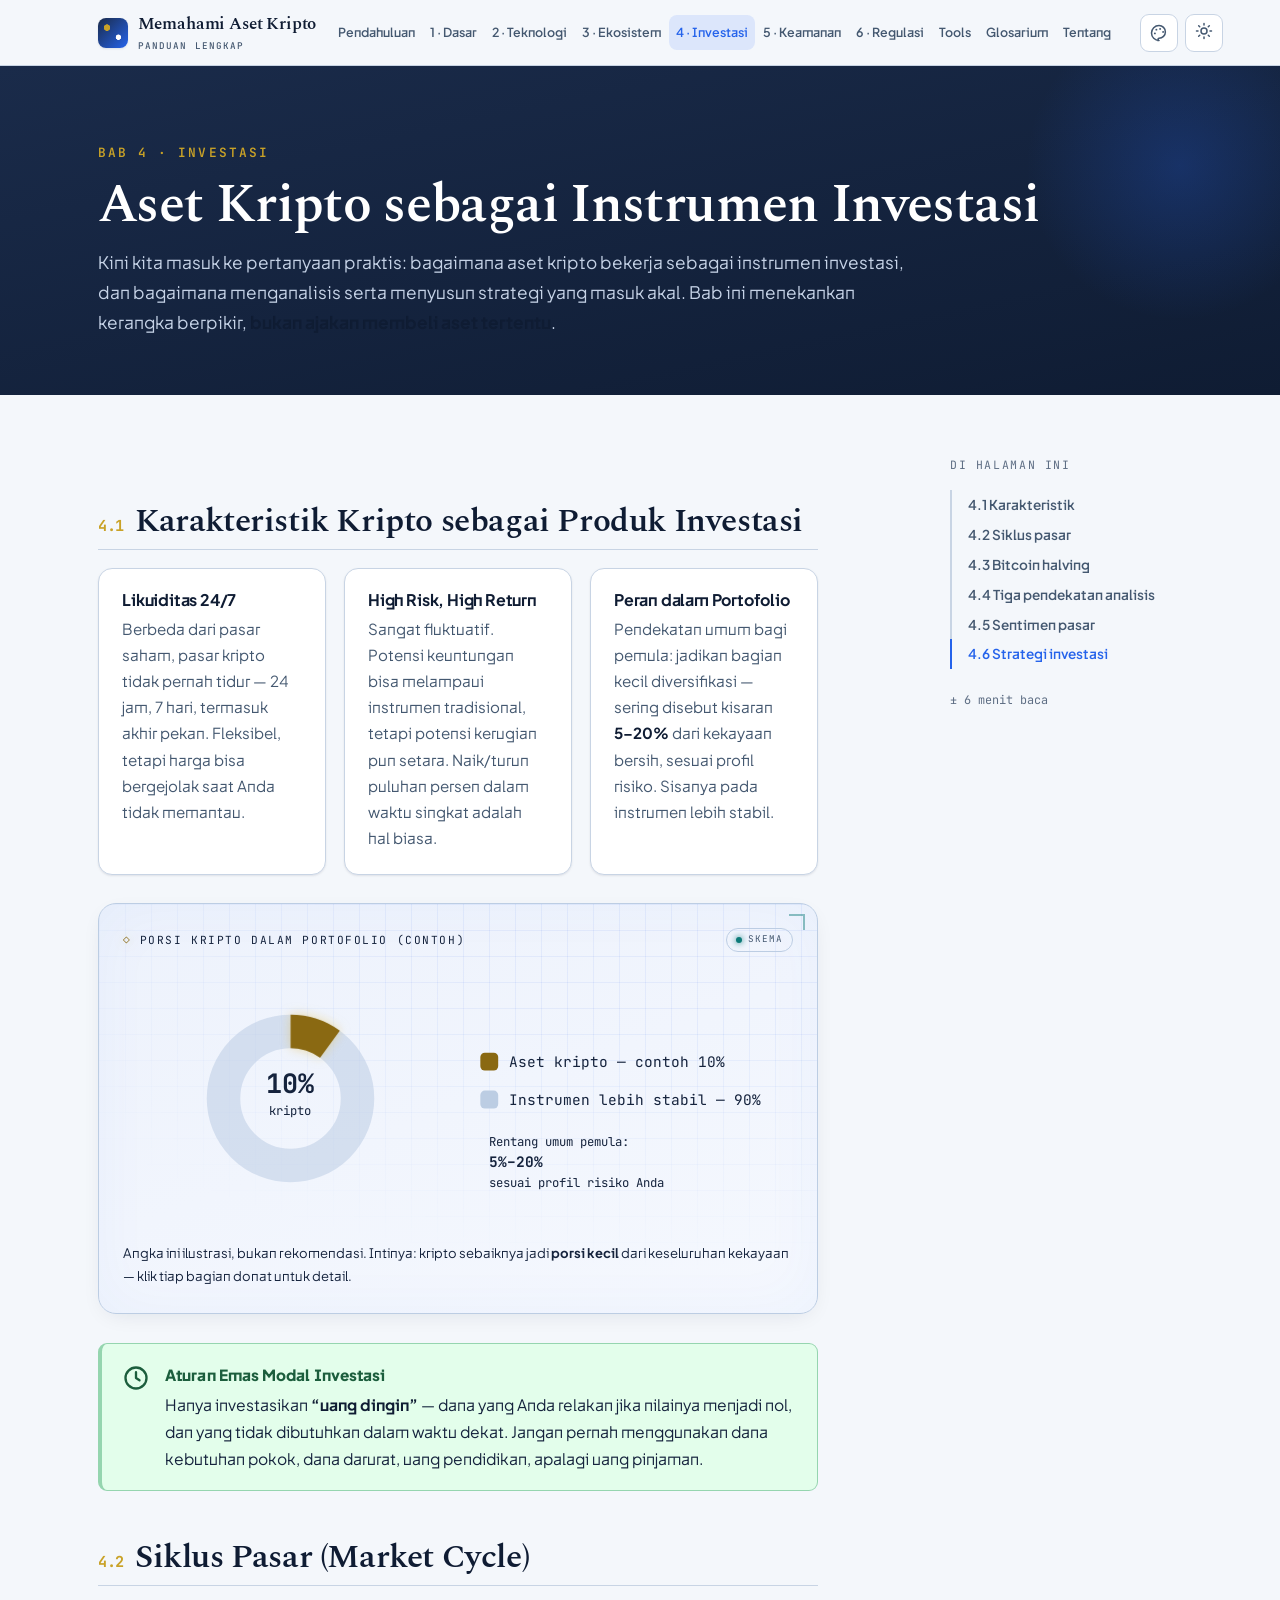
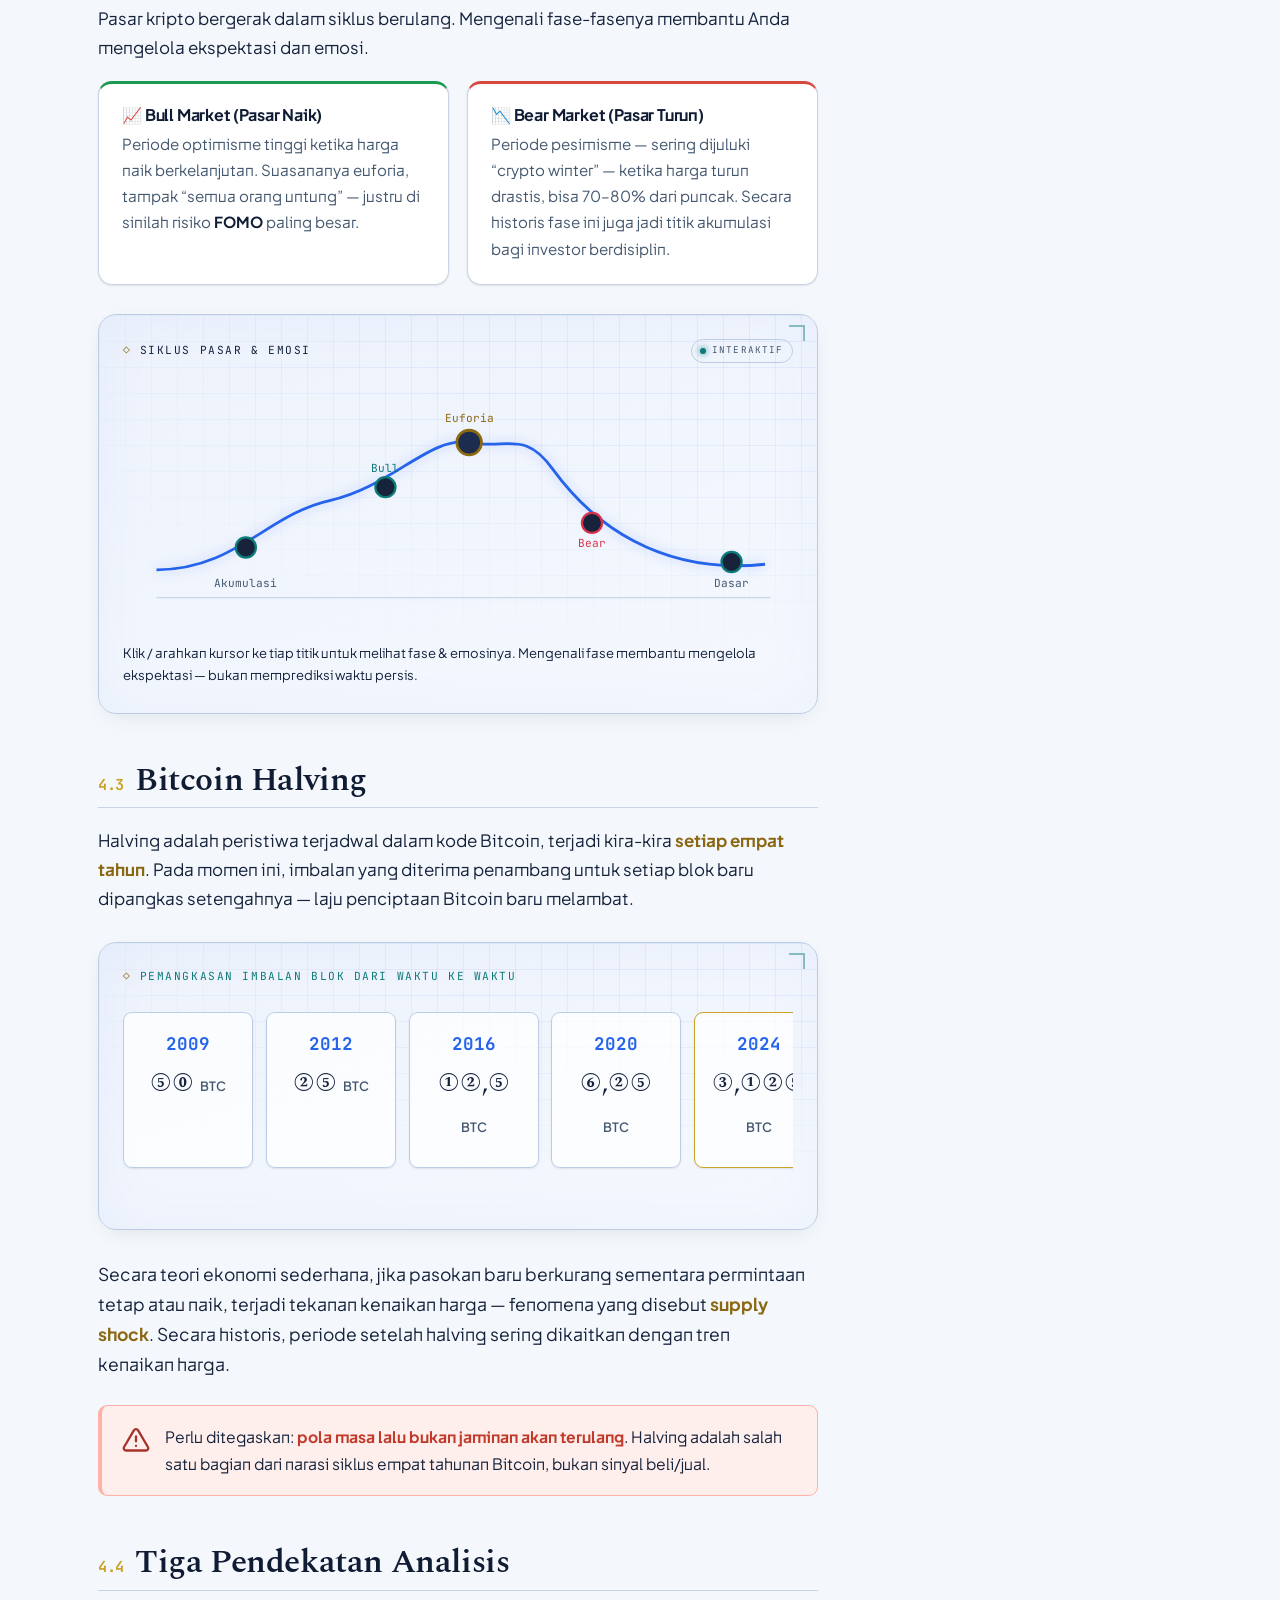
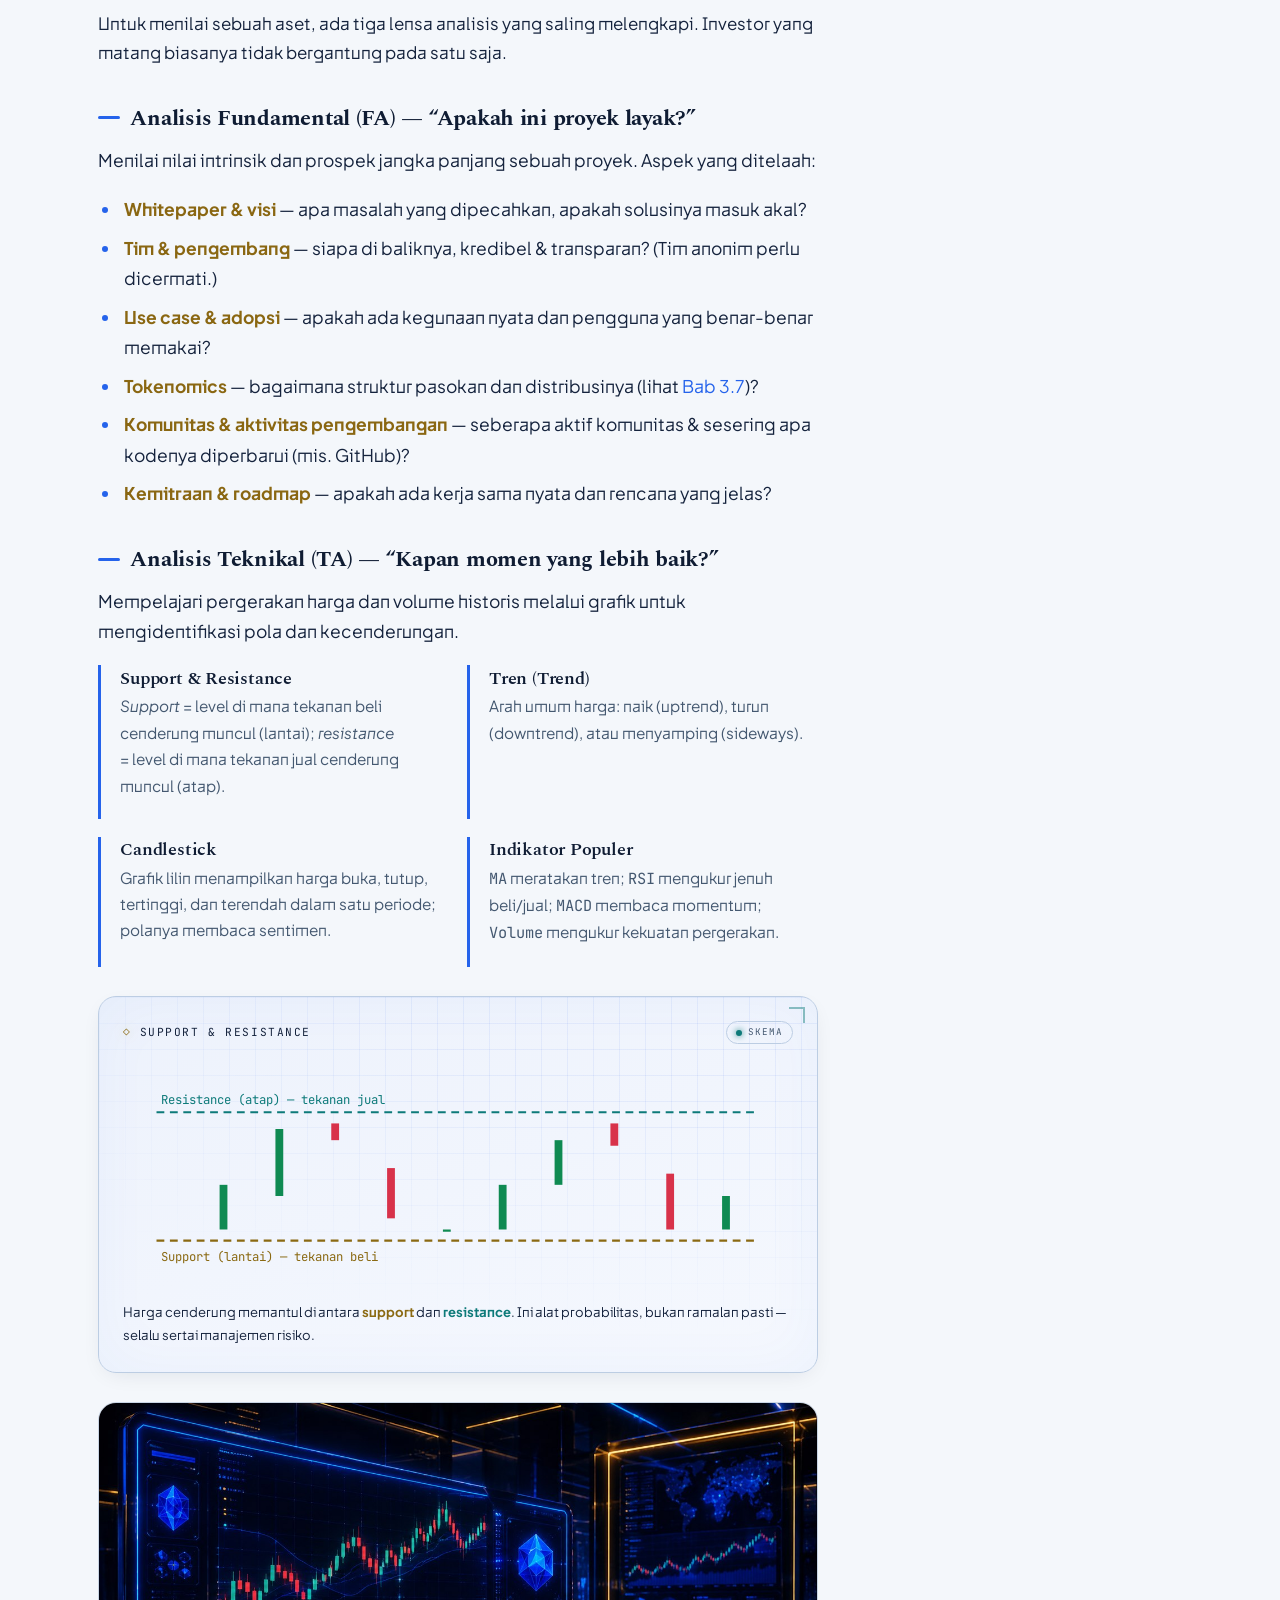
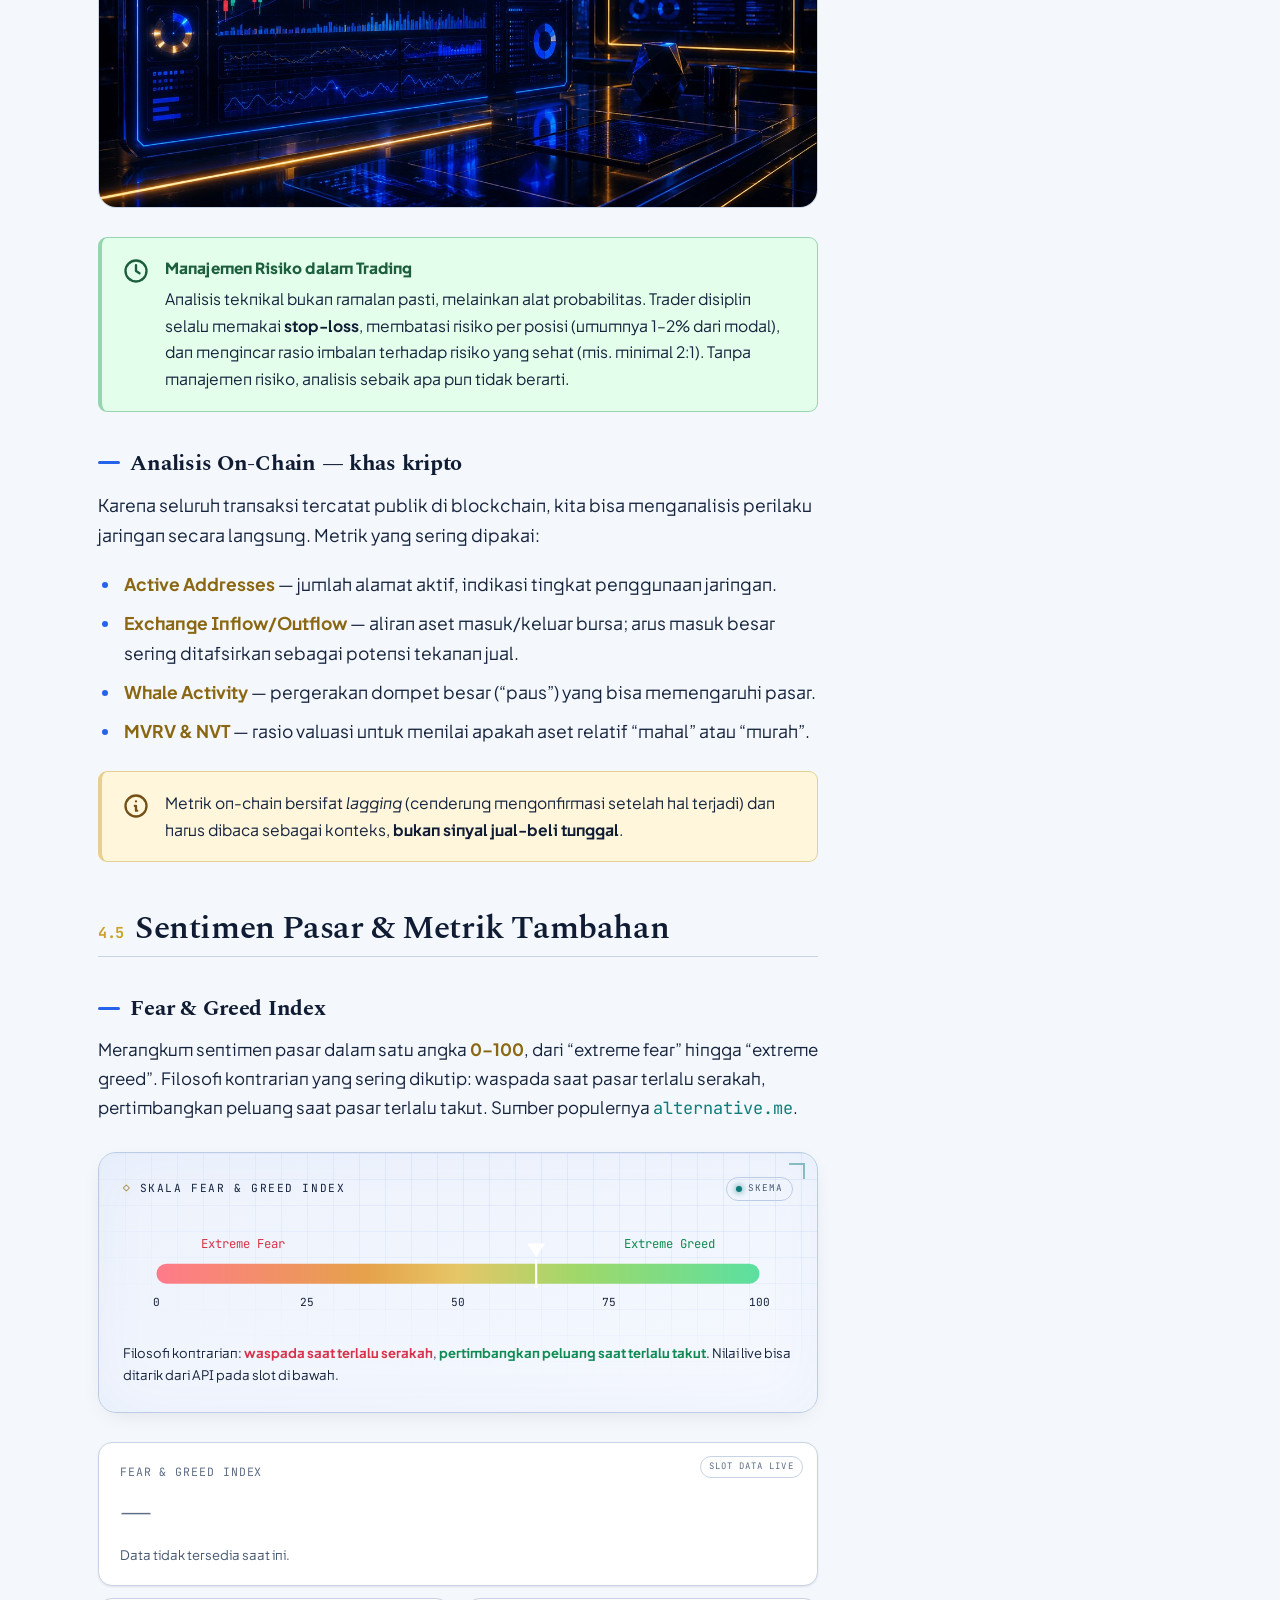
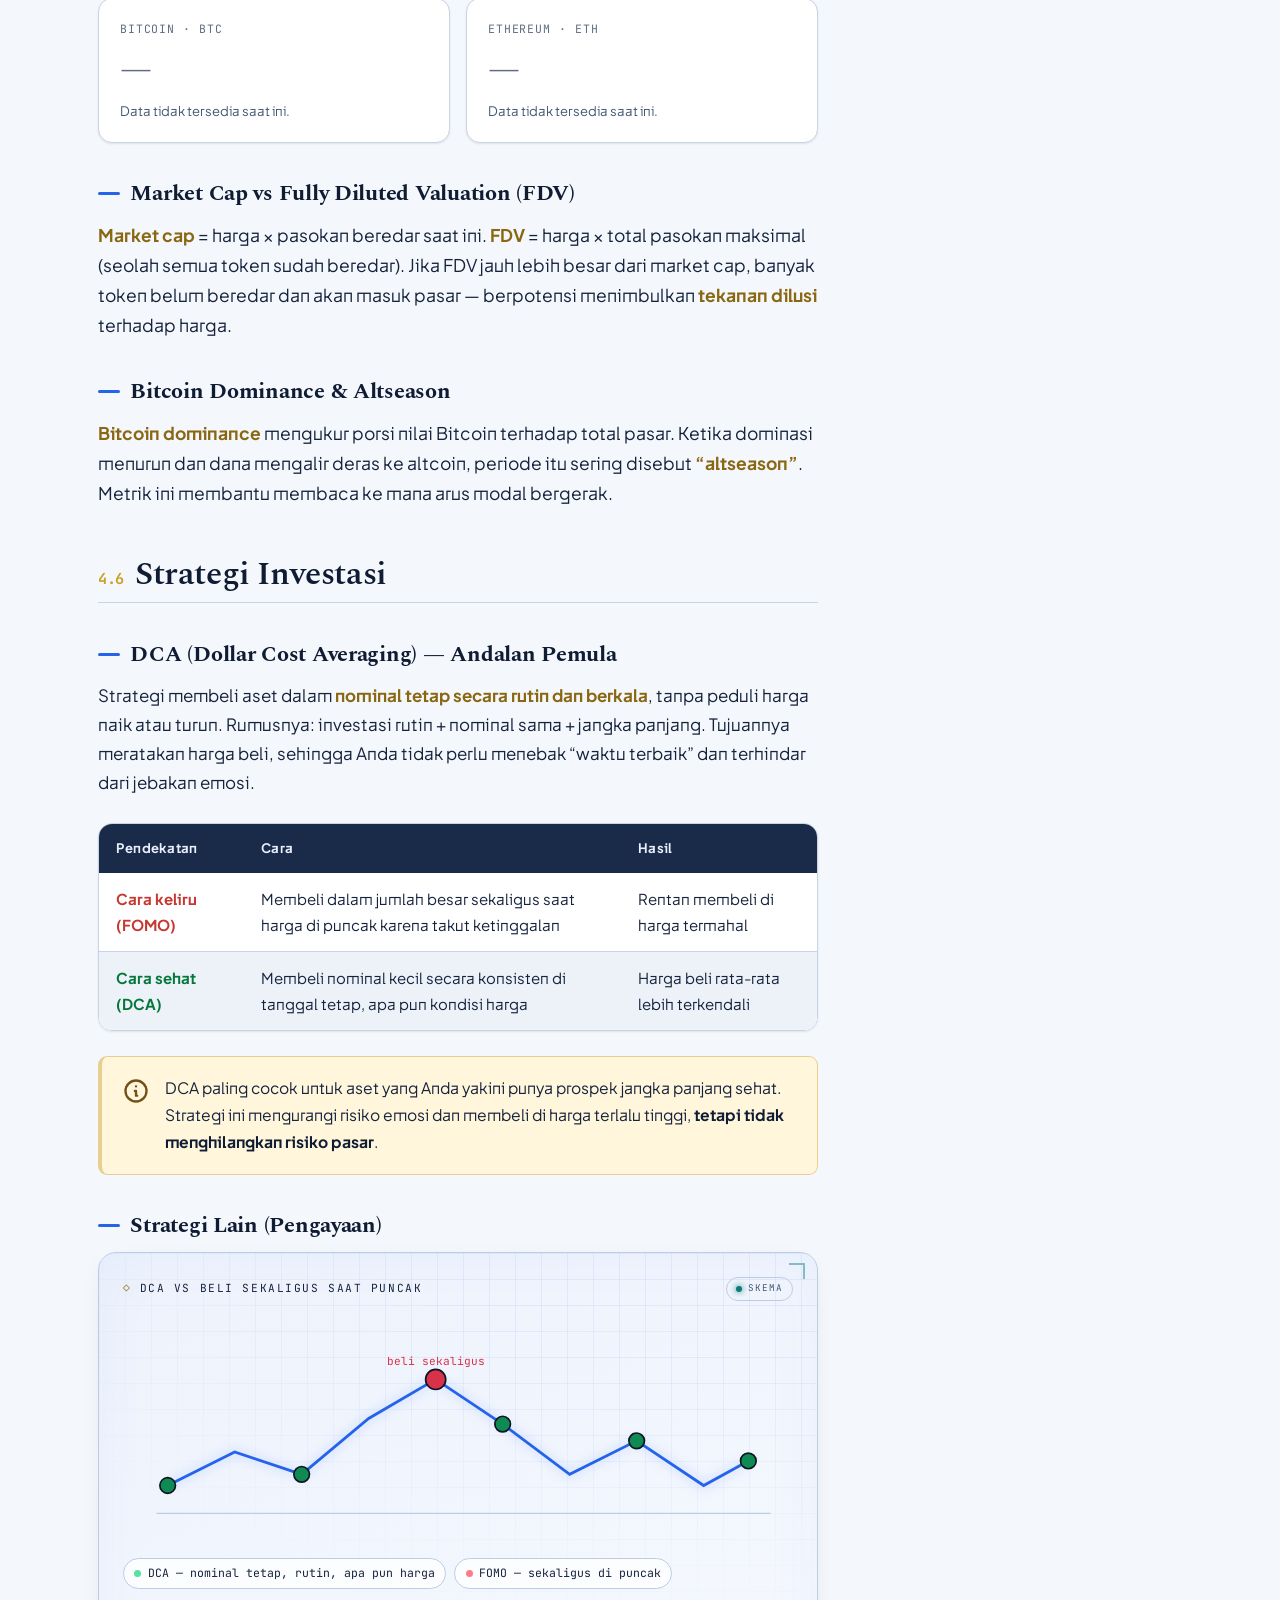
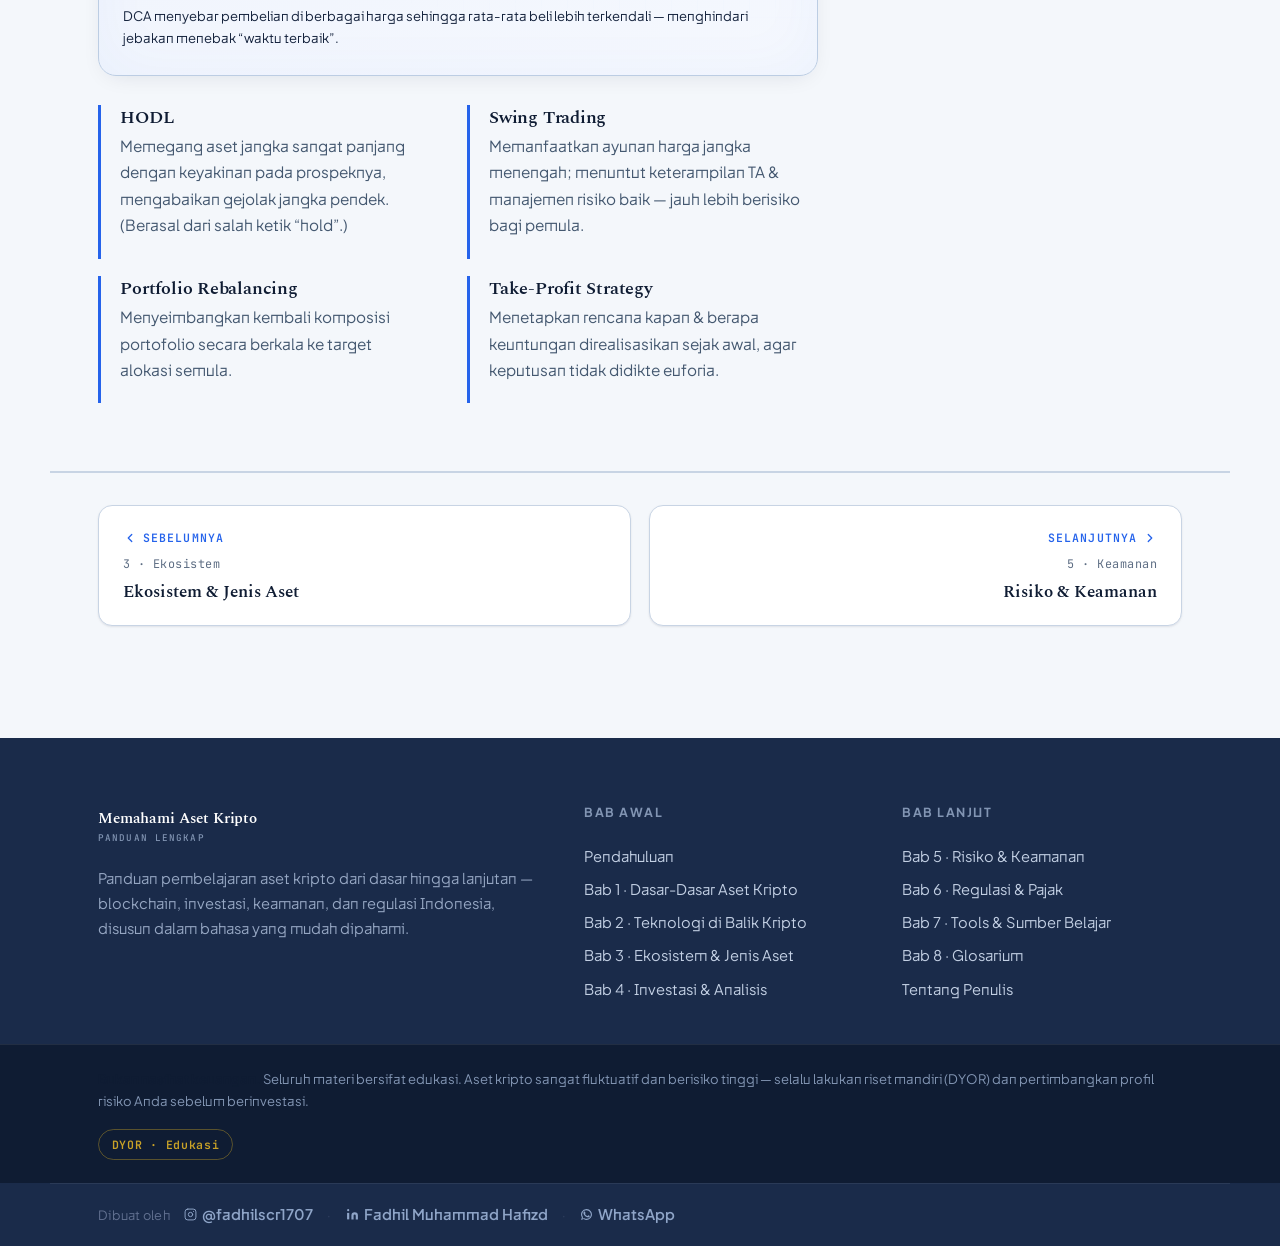
<file: bab-4-investasi.html>
﻿<!DOCTYPE html>
<html lang="id" data-accent="blue">
<head>
<meta charset="UTF-8" />
<meta name="viewport" content="width=device-width, initial-scale=1.0" />
<title>Bab 4 — Aset Kripto sebagai Instrumen Investasi</title>
<meta name="description" content="Karakteristik kripto sebagai investasi, siklus pasar, Bitcoin halving, tiga pendekatan analisis (fundamental, teknikal, on-chain), sentimen pasar, dan strategi (DCA, HODL)." />
<link rel="icon" href="assets/img/favicon.svg" type="image/svg+xml" />
<meta property="og:type" content="website" />
<meta property="og:site_name" content="Memahami Aset Kripto" />
<meta property="og:title" content="Bab 4 — Aset Kripto sebagai Instrumen Investasi" />
<meta property="og:description" content="Karakteristik kripto sebagai investasi, siklus pasar, Bitcoin halving, tiga pendekatan analisis (fundamental, teknikal, on-chain), sentimen pasar, dan strategi (DCA, HODL)." />
<meta property="og:image" content="https://memahami-aset-kripto.vercel.app/assets/img/og-image.jpg" />
<meta name="twitter:card" content="summary_large_image" />
<meta name="twitter:title" content="Bab 4 — Aset Kripto sebagai Instrumen Investasi" />
<meta name="twitter:description" content="Karakteristik kripto sebagai investasi, siklus pasar, Bitcoin halving, tiga pendekatan analisis (fundamental, teknikal, on-chain), sentimen pasar, dan strategi (DCA, HODL)." />
<link rel="preconnect" href="https://fonts.googleapis.com" />
<link rel="preconnect" href="https://fonts.gstatic.com" crossorigin />
<link href="https://fonts.googleapis.com/css2?family=Spectral:ital,wght@0,500;0,600;0,700;1,500;1,600&family=Plus+Jakarta+Sans:wght@400;500;600;700;800&family=JetBrains+Mono:wght@400;500;600;700&display=swap" rel="stylesheet" />
<link rel="stylesheet" href="assets/css/tokens.css" />
<link rel="stylesheet" href="assets/css/components.css" />
<link rel="stylesheet" href="assets/css/viz.css" />
</head>
<body>
<div id="site-nav"></div>

<main id="main">
  <header class="chap-hero">
    <div class="chap-hero__inner">
      <p class="kicker">Bab 4 · Investasi</p>
      <h1>Aset Kripto sebagai Instrumen Investasi</h1>
      <p>Kini kita masuk ke pertanyaan praktis: bagaimana aset kripto bekerja sebagai instrumen investasi, dan bagaimana menganalisis serta menyusun strategi yang masuk akal. Bab ini menekankan kerangka berpikir, <strong>bukan ajakan membeli aset tertentu</strong>.</p>
    </div>
  </header>

  <div class="chap-layout">
    <article class="prose">
      <!-- 4.1 -->
      <section id="karakteristik">
        <h2><span class="nmark">4.1</span> Karakteristik Kripto sebagai Produk Investasi</h2>
        <div class="grid grid-3">
          <div class="card reveal"><h4>Likuiditas 24/7</h4><p>Berbeda dari pasar saham, pasar kripto tidak pernah tidur — 24 jam, 7 hari, termasuk akhir pekan. Fleksibel, tetapi harga bisa bergejolak saat Anda tidak memantau.</p></div>
          <div class="card reveal"><h4>High Risk, High Return</h4><p>Sangat fluktuatif. Potensi keuntungan bisa melampaui instrumen tradisional, tetapi potensi kerugian pun setara. Naik/turun puluhan persen dalam waktu singkat adalah hal biasa.</p></div>
          <div class="card reveal"><h4>Peran dalam Portofolio</h4><p>Pendekatan umum bagi pemula: jadikan bagian kecil diversifikasi — sering disebut kisaran <strong>5–20%</strong> dari kekayaan bersih, sesuai profil risiko. Sisanya pada instrumen lebih stabil.</p></div>
        </div>

        <div class="viz reveal">
          <p class="viz__cap">Porsi kripto dalam portofolio (contoh) <span class="tag">skema</span></p>
          <svg viewBox="0 0 600 230" role="img" aria-label="Donat alokasi: sekitar 10 persen kripto, sisanya instrumen lebih stabil.">
            <g transform="rotate(-90 150 115)">
              <circle cx="150" cy="115" r="60" fill="none" stroke="var(--v-border)" stroke-width="30" opacity=".55"
                class="viz-hot" data-tip="Instrumen lebih stabil|Sebagian besar portofolio (mis. ~90%) pada aset relatif stabil: dana darurat, deposito, saham, obligasi, emas, dll."/>
              <circle cx="150" cy="115" r="60" fill="none" stroke="var(--v-gold)" stroke-width="30"
                stroke-dasharray="37.7 339.3" class="glow-gold viz-hot"
                data-tip="Aset kripto|Porsi kecil (umumnya 5–20%) sebagai diversifikasi berisiko tinggi. Contoh di sini: 10%."/>
            </g>
            <text x="150" y="110" text-anchor="middle" font-size="24" fill="var(--v-gold)" font-family="var(--font-serif)" font-weight="700">10%</text>
            <text x="150" y="130" text-anchor="middle" font-size="11" fill="var(--v-mut)">kripto</text>
            <!-- legend -->
            <g font-size="13">
              <rect x="320" y="74" width="16" height="16" rx="4" fill="var(--v-gold)"/>
              <text x="346" y="87" fill="var(--v-ink)">Aset kripto — contoh 10%</text>
              <rect x="320" y="108" width="16" height="16" rx="4" fill="var(--v-border)"/>
              <text x="346" y="121" fill="var(--v-ink)">Instrumen lebih stabil — 90%</text>
            </g>
            <text x="328" y="158" font-size="11" fill="var(--v-mut)">Rentang umum pemula:</text>
            <text x="328" y="176" font-size="13" fill="var(--v-cyan)" font-weight="700">5%–20%</text>
            <text x="328" y="194" font-size="11" fill="var(--v-mut)">sesuai profil risiko Anda</text>
          </svg>
          <p class="viz__note">Angka ini ilustrasi, bukan rekomendasi. Intinya: kripto sebaiknya jadi <strong>porsi kecil</strong> dari keseluruhan kekayaan — klik tiap bagian donat untuk detail.</p>
        </div>

        <div class="callout callout--tip">
          <span class="callout__ic" aria-hidden="true"><svg viewBox="0 0 24 24" fill="none" stroke="currentColor" stroke-width="2" stroke-linecap="round" stroke-linejoin="round"><circle cx="12" cy="12" r="9"/><path d="M12 7v5l3 2"/></svg></span>
          <div class="callout__body">
            <strong class="callout__t">Aturan Emas Modal Investasi</strong>
            <p>Hanya investasikan <strong>“uang dingin”</strong> — dana yang Anda relakan jika nilainya menjadi nol, dan yang tidak dibutuhkan dalam waktu dekat. Jangan pernah menggunakan dana kebutuhan pokok, dana darurat, uang pendidikan, apalagi uang pinjaman.</p>
          </div>
        </div>
      </section>

      <!-- 4.2 -->
      <section id="siklus">
        <h2><span class="nmark">4.2</span> Siklus Pasar (Market Cycle)</h2>
        <p>Pasar kripto bergerak dalam siklus berulang. Mengenali fase-fasenya membantu Anda mengelola ekspektasi dan emosi.</p>
        <div class="grid grid-2">
          <div class="card reveal" style="border-top:3px solid oklch(0.6 0.15 152)"><h4>📈 Bull Market (Pasar Naik)</h4><p>Periode optimisme tinggi ketika harga naik berkelanjutan. Suasananya euforia, tampak “semua orang untung” — justru di sinilah risiko <strong>FOMO</strong> paling besar.</p></div>
          <div class="card reveal" style="border-top:3px solid oklch(0.6 0.18 28)"><h4>📉 Bear Market (Pasar Turun)</h4><p>Periode pesimisme — sering dijuluki “crypto winter” — ketika harga turun drastis, bisa 70–80% dari puncak. Secara historis fase ini juga jadi titik akumulasi bagi investor berdisiplin.</p></div>
        </div>

        <div class="viz reveal">
          <p class="viz__cap">Siklus pasar &amp; emosi <span class="tag">interaktif</span></p>
          <svg viewBox="0 0 600 220" role="img" aria-label="Kurva siklus pasar dari akumulasi, bull, euforia, bear, hingga dasar.">
            <line x1="30" y1="195" x2="580" y2="195" stroke="#26395f"/>
            <path d="M30 170 C100 170 130 120 185 108 C240 96 275 50 310 56 C345 62 360 45 385 80 C420 128 480 175 575 165" fill="none" stroke="#6C9CFF" stroke-width="2.5" class="glow-blue"/>
            <circle class="viz-hot" cx="110" cy="150" r="9" fill="#16233b" stroke="#57E0E6" stroke-width="2" data-tip="Akumulasi|Harga datar &amp; sepi setelah penurunan. Investor berdisiplin mulai mengumpulkan secara perlahan."/>
            <circle class="viz-hot" cx="235" cy="96" r="9" fill="#16233b" stroke="#57E0E6" stroke-width="2" data-tip="Bull Market|Optimisme tumbuh, harga naik berkelanjutan. Semakin banyak orang masuk."/>
            <circle class="viz-hot" cx="310" cy="56" r="11" fill="#1c2c4e" stroke="#E6C667" stroke-width="2.5" class="glow-gold" data-tip="Euforia (puncak)|Semua tampak untung; risiko FOMO paling besar di sini. Sering jadi titik harga termahal."/>
            <circle class="viz-hot" cx="420" cy="128" r="9" fill="#16233b" stroke="#ff7a8a" stroke-width="2" data-tip="Bear Market|Pesimisme, harga turun tajam (bisa 70–80%). Banyak menyerah — crypto winter."/>
            <circle class="viz-hot" cx="545" cy="163" r="9" fill="#16233b" stroke="#57E0E6" stroke-width="2" data-tip="Dasar|Kapitulasi mereda; siklus berpotensi berulang dari akumulasi lagi."/>
            <text x="110" y="185" text-anchor="middle" font-size="10" fill="#8ea4ca">Akumulasi</text>
            <text x="235" y="82" text-anchor="middle" font-size="10" fill="#57E0E6">Bull</text>
            <text x="310" y="38" text-anchor="middle" font-size="10" fill="#E6C667">Euforia</text>
            <text x="420" y="150" text-anchor="middle" font-size="10" fill="#ff7a8a">Bear</text>
            <text x="545" y="185" text-anchor="middle" font-size="10" fill="#8ea4ca">Dasar</text>
          </svg>
          <p class="viz__note">Klik / arahkan kursor ke tiap titik untuk melihat fase &amp; emosinya. Mengenali fase membantu mengelola ekspektasi — bukan memprediksi waktu persis.</p>
        </div>
      </section>

      <!-- 4.3 -->
      <section id="halving">
        <h2><span class="nmark">4.3</span> Bitcoin Halving</h2>
        <p>Halving adalah peristiwa terjadwal dalam kode Bitcoin, terjadi kira-kira <strong>setiap empat tahun</strong>. Pada momen ini, imbalan yang diterima penambang untuk setiap blok baru dipangkas setengahnya — laju penciptaan Bitcoin baru melambat.</p>

        <div class="diagram reveal">
          <p class="diagram__cap">Pemangkasan imbalan blok dari waktu ke waktu</p>
          <div class="halving">
            <div class="halving__step"><div class="yr">2009</div><div class="reward">50 <small>BTC</small></div></div>
            <div class="halving__step"><div class="yr">2012</div><div class="reward">25 <small>BTC</small></div></div>
            <div class="halving__step"><div class="yr">2016</div><div class="reward">12,5 <small>BTC</small></div></div>
            <div class="halving__step"><div class="yr">2020</div><div class="reward">6,25 <small>BTC</small></div></div>
            <div class="halving__step" style="border-color:var(--gold)"><div class="yr">2024</div><div class="reward">3,125 <small>BTC</small></div></div>
          </div>
        </div>

        <p>Secara teori ekonomi sederhana, jika pasokan baru berkurang sementara permintaan tetap atau naik, terjadi tekanan kenaikan harga — fenomena yang disebut <strong>supply shock</strong>. Secara historis, periode setelah halving sering dikaitkan dengan tren kenaikan harga.</p>

        <div class="callout callout--risk">
          <span class="callout__ic" aria-hidden="true"><svg viewBox="0 0 24 24" fill="none" stroke="currentColor" stroke-width="2" stroke-linecap="round" stroke-linejoin="round"><path d="M10.3 3.6 1.8 18a2 2 0 0 0 1.7 3h17a2 2 0 0 0 1.7-3L13.7 3.6a2 2 0 0 0-3.4 0z"/><path d="M12 9v4M12 17h.01"/></svg></span>
          <div class="callout__body"><p>Perlu ditegaskan: <strong>pola masa lalu bukan jaminan akan terulang</strong>. Halving adalah salah satu bagian dari narasi siklus empat tahunan Bitcoin, bukan sinyal beli/jual.</p></div>
        </div>
      </section>

      <!-- 4.4 -->
      <section id="analisis">
        <h2><span class="nmark">4.4</span> Tiga Pendekatan Analisis</h2>
        <p>Untuk menilai sebuah aset, ada tiga lensa analisis yang saling melengkapi. Investor yang matang biasanya tidak bergantung pada satu saja.</p>

        <h3>Analisis Fundamental (FA) — “Apakah ini proyek layak?”</h3>
        <p>Menilai nilai intrinsik dan prospek jangka panjang sebuah proyek. Aspek yang ditelaah:</p>
        <ul>
          <li><strong>Whitepaper &amp; visi</strong> — apa masalah yang dipecahkan, apakah solusinya masuk akal?</li>
          <li><strong>Tim &amp; pengembang</strong> — siapa di baliknya, kredibel &amp; transparan? (Tim anonim perlu dicermati.)</li>
          <li><strong>Use case &amp; adopsi</strong> — apakah ada kegunaan nyata dan pengguna yang benar-benar memakai?</li>
          <li><strong>Tokenomics</strong> — bagaimana struktur pasokan dan distribusinya (lihat <a href="bab-3-ekosistem.html#tokenomics">Bab 3.7</a>)?</li>
          <li><strong>Komunitas &amp; aktivitas pengembangan</strong> — seberapa aktif komunitas &amp; sesering apa kodenya diperbarui (mis. GitHub)?</li>
          <li><strong>Kemitraan &amp; roadmap</strong> — apakah ada kerja sama nyata dan rencana yang jelas?</li>
        </ul>

        <h3>Analisis Teknikal (TA) — “Kapan momen yang lebih baik?”</h3>
        <p>Mempelajari pergerakan harga dan volume historis melalui grafik untuk mengidentifikasi pola dan kecenderungan.</p>
        <div class="grid grid-2">
          <div class="tile reveal"><h4>Support &amp; Resistance</h4><p><em>Support</em> = level di mana tekanan beli cenderung muncul (lantai); <em>resistance</em> = level di mana tekanan jual cenderung muncul (atap).</p></div>
          <div class="tile reveal"><h4>Tren (Trend)</h4><p>Arah umum harga: naik (uptrend), turun (downtrend), atau menyamping (sideways).</p></div>
          <div class="tile reveal"><h4>Candlestick</h4><p>Grafik lilin menampilkan harga buka, tutup, tertinggi, dan terendah dalam satu periode; polanya membaca sentimen.</p></div>
          <div class="tile reveal"><h4>Indikator Populer</h4><p><span class="mono">MA</span> meratakan tren; <span class="mono">RSI</span> mengukur jenuh beli/jual; <span class="mono">MACD</span> membaca momentum; <span class="mono">Volume</span> mengukur kekuatan pergerakan.</p></div>
        </div>

        <div class="viz reveal">
          <p class="viz__cap">Support &amp; Resistance <span class="tag">skema</span></p>
          <svg viewBox="0 0 600 200" role="img" aria-label="Harga memantul di antara garis support bawah dan resistance atas.">
            <line x1="30" y1="45" x2="570" y2="45" stroke="#57E0E6" stroke-width="2" stroke-dasharray="7 5"/>
            <text x="34" y="38" font-size="11" fill="#57E0E6">Resistance (atap) — tekanan jual</text>
            <line x1="30" y1="160" x2="570" y2="160" stroke="#E6C667" stroke-width="2" stroke-dasharray="7 5"/>
            <text x="34" y="178" font-size="11" fill="#E6C667">Support (lantai) — tekanan beli</text>
            <g stroke-width="7">
              <line x1="90" y1="150" x2="90" y2="110" stroke="#5be0a0"/><line x1="140" y1="120" x2="140" y2="60" stroke="#5be0a0"/><line x1="190" y1="70" x2="190" y2="55" stroke="#ff7a8a"/><line x1="240" y1="95" x2="240" y2="140" stroke="#ff7a8a"/><line x1="290" y1="150" x2="290" y2="152" stroke="#5be0a0"/><line x1="340" y1="110" x2="340" y2="150" stroke="#5be0a0"/><line x1="390" y1="70" x2="390" y2="110" stroke="#5be0a0"/><line x1="440" y1="55" x2="440" y2="75" stroke="#ff7a8a"/><line x1="490" y1="100" x2="490" y2="150" stroke="#ff7a8a"/><line x1="540" y1="150" x2="540" y2="120" stroke="#5be0a0"/>
            </g>
          </svg>
          <p class="viz__note">Harga cenderung memantul di antara <strong style="color:var(--v-gold)">support</strong> dan <strong style="color:var(--v-cyan)">resistance</strong>. Ini alat probabilitas, bukan ramalan pasti — selalu sertai manajemen risiko.</p>
        </div>

        <figure class="ai-img ai-img--empty reveal" data-ai-prompt="Layar trading bergaya cyberpunk: grafik candlestick kripto bercahaya neon hijau-merah dan biru di monitor gelap, refleksi, suasana ruang gelap navy dengan aksen emas. Sinematik, modern, tanpa teks terbaca." data-ai-file="assets/img/bab4-trading.jpg">
          <img alt="Layar trading kripto" data-src="assets/img/bab4-trading.jpg" loading="lazy" />
          <figcaption class="ai-img__ph">
            <svg class="ai-img__ic" viewBox="0 0 24 24" fill="none" stroke="currentColor" stroke-width="1.6" stroke-linecap="round" stroke-linejoin="round"><path d="M3 3v18h18"/><path d="M7 14l3-3 3 3 4-5"/></svg>
            <span class="ai-img__tag">Slot gambar · auto-isi</span>
            <span class="ai-img__prompt">Layar trading candlestick — ilustrasi cyberpunk navy/neon.</span>
            <span class="ai-img__meta">assets/img/bab4-trading.jpg</span>
          </figcaption>
        </figure>

        <div class="callout callout--tip">
          <span class="callout__ic" aria-hidden="true"><svg viewBox="0 0 24 24" fill="none" stroke="currentColor" stroke-width="2" stroke-linecap="round" stroke-linejoin="round"><path d="M3 12a9 9 0 1 0 18 0 9 9 0 0 0-18 0z"/><path d="M12 7v5l3 2"/></svg></span>
          <div class="callout__body">
            <strong class="callout__t">Manajemen Risiko dalam Trading</strong>
            <p>Analisis teknikal bukan ramalan pasti, melainkan alat probabilitas. Trader disiplin selalu memakai <strong>stop-loss</strong>, membatasi risiko per posisi (umumnya 1–2% dari modal), dan mengincar rasio imbalan terhadap risiko yang sehat (mis. minimal 2:1). Tanpa manajemen risiko, analisis sebaik apa pun tidak berarti.</p>
          </div>
        </div>

        <h3>Analisis On-Chain — khas kripto</h3>
        <p>Karena seluruh transaksi tercatat publik di blockchain, kita bisa menganalisis perilaku jaringan secara langsung. Metrik yang sering dipakai:</p>
        <ul>
          <li><strong>Active Addresses</strong> — jumlah alamat aktif, indikasi tingkat penggunaan jaringan.</li>
          <li><strong>Exchange Inflow/Outflow</strong> — aliran aset masuk/keluar bursa; arus masuk besar sering ditafsirkan sebagai potensi tekanan jual.</li>
          <li><strong>Whale Activity</strong> — pergerakan dompet besar (“paus”) yang bisa memengaruhi pasar.</li>
          <li><strong>MVRV &amp; NVT</strong> — rasio valuasi untuk menilai apakah aset relatif “mahal” atau “murah”.</li>
        </ul>
        <div class="callout callout--note">
          <span class="callout__ic" aria-hidden="true"><svg viewBox="0 0 24 24" fill="none" stroke="currentColor" stroke-width="2" stroke-linecap="round" stroke-linejoin="round"><circle cx="12" cy="12" r="9"/><path d="M12 8h.01M11 12h1v4h1"/></svg></span>
          <div class="callout__body"><p>Metrik on-chain bersifat <em>lagging</em> (cenderung mengonfirmasi setelah hal terjadi) dan harus dibaca sebagai konteks, <strong>bukan sinyal jual-beli tunggal</strong>.</p></div>
        </div>
      </section>

      <!-- 4.5 -->
      <section id="sentimen">
        <h2><span class="nmark">4.5</span> Sentimen Pasar &amp; Metrik Tambahan</h2>

        <h3>Fear &amp; Greed Index</h3>
        <p>Merangkum sentimen pasar dalam satu angka <strong>0–100</strong>, dari “extreme fear” hingga “extreme greed”. Filosofi kontrarian yang sering dikutip: waspada saat pasar terlalu serakah, pertimbangkan peluang saat pasar terlalu takut. Sumber populernya <span class="mono">alternative.me</span>.</p>

        <div class="viz reveal">
          <p class="viz__cap">Skala Fear &amp; Greed Index <span class="tag">skema</span></p>
          <svg viewBox="0 0 600 96" role="img" aria-label="Skala sentimen 0 sampai 100 dari ketakutan ekstrem hingga keserakahan ekstrem.">
            <defs><linearGradient id="fg" x1="0" y1="0" x2="1" y2="0"><stop offset="0%" stop-color="#ff7a8a"/><stop offset="35%" stop-color="#E6A24A"/><stop offset="50%" stop-color="#E6C667"/><stop offset="70%" stop-color="#9fd86a"/><stop offset="100%" stop-color="#5be0a0"/></linearGradient></defs>
            <rect x="30" y="40" width="540" height="18" rx="9" fill="url(#fg)"/>
            <g font-size="10" fill="#8ea4ca" text-anchor="middle"><text x="30" y="78">0</text><text x="165" y="78">25</text><text x="300" y="78">50</text><text x="435" y="78">75</text><text x="570" y="78">100</text></g>
            <text x="70" y="26" font-size="11" fill="#ff7a8a">Extreme Fear</text>
            <text x="530" y="26" font-size="11" fill="#5be0a0" text-anchor="end">Extreme Greed</text>
            <polygon points="370,34 362,22 378,22" fill="#fff"/><line x1="370" y1="36" x2="370" y2="62" stroke="#fff" stroke-width="2"/>
          </svg>
          <p class="viz__note">Filosofi kontrarian: <strong style="color:var(--v-red)">waspada saat terlalu serakah</strong>, <strong style="color:var(--v-green)">pertimbangkan peluang saat terlalu takut</strong>. Nilai live bisa ditarik dari API pada slot di bawah.</p>
        </div>

        <div class="widget reveal" data-widget="fear-greed">
          <div class="wlbl">Fear &amp; Greed Index</div>
          <div class="wval wdash">—</div>
          <div class="wsub">Slot data live — dapat diisi nanti via API saat di-deploy.</div>
        </div>

        <div style="display:flex;gap:1rem;flex-wrap:wrap;margin-top:.75rem">
          <div class="widget reveal" id="widget-btc" style="flex:1;min-width:200px">
            <div class="wlbl">Bitcoin · BTC</div>
            <div class="wval wdash">—</div>
            <div class="wsub">memuat harga…</div>
          </div>
          <div class="widget reveal" id="widget-eth" style="flex:1;min-width:200px">
            <div class="wlbl">Ethereum · ETH</div>
            <div class="wval wdash">—</div>
            <div class="wsub">memuat harga…</div>
          </div>
        </div>

        <h3>Market Cap vs Fully Diluted Valuation (FDV)</h3>
        <p><strong>Market cap</strong> = harga × pasokan beredar saat ini. <strong>FDV</strong> = harga × total pasokan maksimal (seolah semua token sudah beredar). Jika FDV jauh lebih besar dari market cap, banyak token belum beredar dan akan masuk pasar — berpotensi menimbulkan <strong>tekanan dilusi</strong> terhadap harga.</p>

        <h3>Bitcoin Dominance &amp; Altseason</h3>
        <p><strong>Bitcoin dominance</strong> mengukur porsi nilai Bitcoin terhadap total pasar. Ketika dominasi menurun dan dana mengalir deras ke altcoin, periode itu sering disebut <strong>“altseason”</strong>. Metrik ini membantu membaca ke mana arus modal bergerak.</p>
      </section>

      <!-- 4.6 -->
      <section id="strategi">
        <h2><span class="nmark">4.6</span> Strategi Investasi</h2>

        <h3>DCA (Dollar Cost Averaging) — Andalan Pemula</h3>
        <p>Strategi membeli aset dalam <strong>nominal tetap secara rutin dan berkala</strong>, tanpa peduli harga naik atau turun. Rumusnya: investasi rutin + nominal sama + jangka panjang. Tujuannya meratakan harga beli, sehingga Anda tidak perlu menebak “waktu terbaik” dan terhindar dari jebakan emosi.</p>

        <div class="table-wrap reveal">
          <table class="data">
            <thead><tr><th>Pendekatan</th><th>Cara</th><th>Hasil</th></tr></thead>
            <tbody>
              <tr><td class="col-h" style="color:oklch(0.55 0.18 28)">Cara keliru (FOMO)</td><td>Membeli dalam jumlah besar sekaligus saat harga di puncak karena takut ketinggalan</td><td>Rentan membeli di harga termahal</td></tr>
              <tr><td class="col-h" style="color:oklch(0.5 0.13 152)">Cara sehat (DCA)</td><td>Membeli nominal kecil secara konsisten di tanggal tetap, apa pun kondisi harga</td><td>Harga beli rata-rata lebih terkendali</td></tr>
            </tbody>
          </table>
        </div>
        <div class="callout callout--note">
          <span class="callout__ic" aria-hidden="true"><svg viewBox="0 0 24 24" fill="none" stroke="currentColor" stroke-width="2" stroke-linecap="round" stroke-linejoin="round"><circle cx="12" cy="12" r="9"/><path d="M12 8h.01M11 12h1v4h1"/></svg></span>
          <div class="callout__body"><p>DCA paling cocok untuk aset yang Anda yakini punya prospek jangka panjang sehat. Strategi ini mengurangi risiko emosi dan membeli di harga terlalu tinggi, <strong>tetapi tidak menghilangkan risiko pasar</strong>.</p></div>
        </div>

        <h3>Strategi Lain (Pengayaan)</h3>
        <div class="viz reveal" style="margin-top:0">
          <p class="viz__cap">DCA vs beli sekaligus saat puncak <span class="tag">skema</span></p>
          <svg viewBox="0 0 600 200" role="img" aria-label="Garis harga berfluktuasi; pembelian rutin DCA tersebar, sementara beli sekaligus FOMO jatuh di puncak.">
            <line x1="30" y1="175" x2="580" y2="175" stroke="#26395f"/>
            <polyline points="40,150 100,120 160,140 220,90 280,55 340,95 400,140 460,110 520,150 560,128" fill="none" stroke="#6C9CFF" stroke-width="2.5" class="glow-blue"/>
            <g fill="#5be0a0" stroke="#0b1424" stroke-width="1.5"><circle cx="40" cy="150" r="7"/><circle cx="160" cy="140" r="7"/><circle cx="340" cy="95" r="7"/><circle cx="460" cy="110" r="7"/><circle cx="560" cy="128" r="7"/></g>
            <circle cx="280" cy="55" r="9" fill="#ff7a8a" stroke="#0b1424" stroke-width="1.5" class="viz-hot" data-tip="FOMO|Membeli besar sekaligus saat euforia puncak — rentan mendapat harga termahal."/>
            <text x="280" y="42" text-anchor="middle" font-size="10" fill="#ff7a8a">beli sekaligus</text>
          </svg>
          <div class="viz-legend"><span class="viz-chip"><span class="d d-green"></span>DCA — nominal tetap, rutin, apa pun harga</span><span class="viz-chip"><span class="d d-red"></span>FOMO — sekaligus di puncak</span></div>
          <p class="viz__note">DCA menyebar pembelian di berbagai harga sehingga rata-rata beli lebih terkendali — menghindari jebakan menebak “waktu terbaik”.</p>
        </div>
        <div class="grid grid-2">
          <div class="tile reveal"><h4>HODL</h4><p>Memegang aset jangka sangat panjang dengan keyakinan pada prospeknya, mengabaikan gejolak jangka pendek. (Berasal dari salah ketik “hold”.)</p></div>
          <div class="tile reveal"><h4>Swing Trading</h4><p>Memanfaatkan ayunan harga jangka menengah; menuntut keterampilan TA &amp; manajemen risiko baik — jauh lebih berisiko bagi pemula.</p></div>
          <div class="tile reveal"><h4>Portfolio Rebalancing</h4><p>Menyeimbangkan kembali komposisi portofolio secara berkala ke target alokasi semula.</p></div>
          <div class="tile reveal"><h4>Take-Profit Strategy</h4><p>Menetapkan rencana kapan &amp; berapa keuntungan direalisasikan sejak awal, agar keputusan tidak didikte euforia.</p></div>
        </div>
      </section>
    </article>

    <aside class="toc" aria-label="Daftar isi halaman">
      <p class="toc__title">Di halaman ini</p>
      <ul>
        <li><a href="#karakteristik">4.1 Karakteristik</a></li>
        <li><a href="#siklus">4.2 Siklus pasar</a></li>
        <li><a href="#halving">4.3 Bitcoin halving</a></li>
        <li><a href="#analisis">4.4 Tiga pendekatan analisis</a></li>
        <li><a href="#sentimen">4.5 Sentimen pasar</a></li>
        <li><a href="#strategi">4.6 Strategi investasi</a></li>
      </ul>
      <p class="toc__read" data-readtime></p>
    </aside>
  </div>

  <nav class="pager" id="site-pager" aria-label="Navigasi bab"></nav>
</main>

<div id="site-footer"></div>
<script src="assets/js/particles.js"></script>
<script src="assets/js/site.js"></script>
<script src="assets/js/viz.js"></script>
<script src="assets/js/live-data.js"></script>
</body>
</html>
</file>
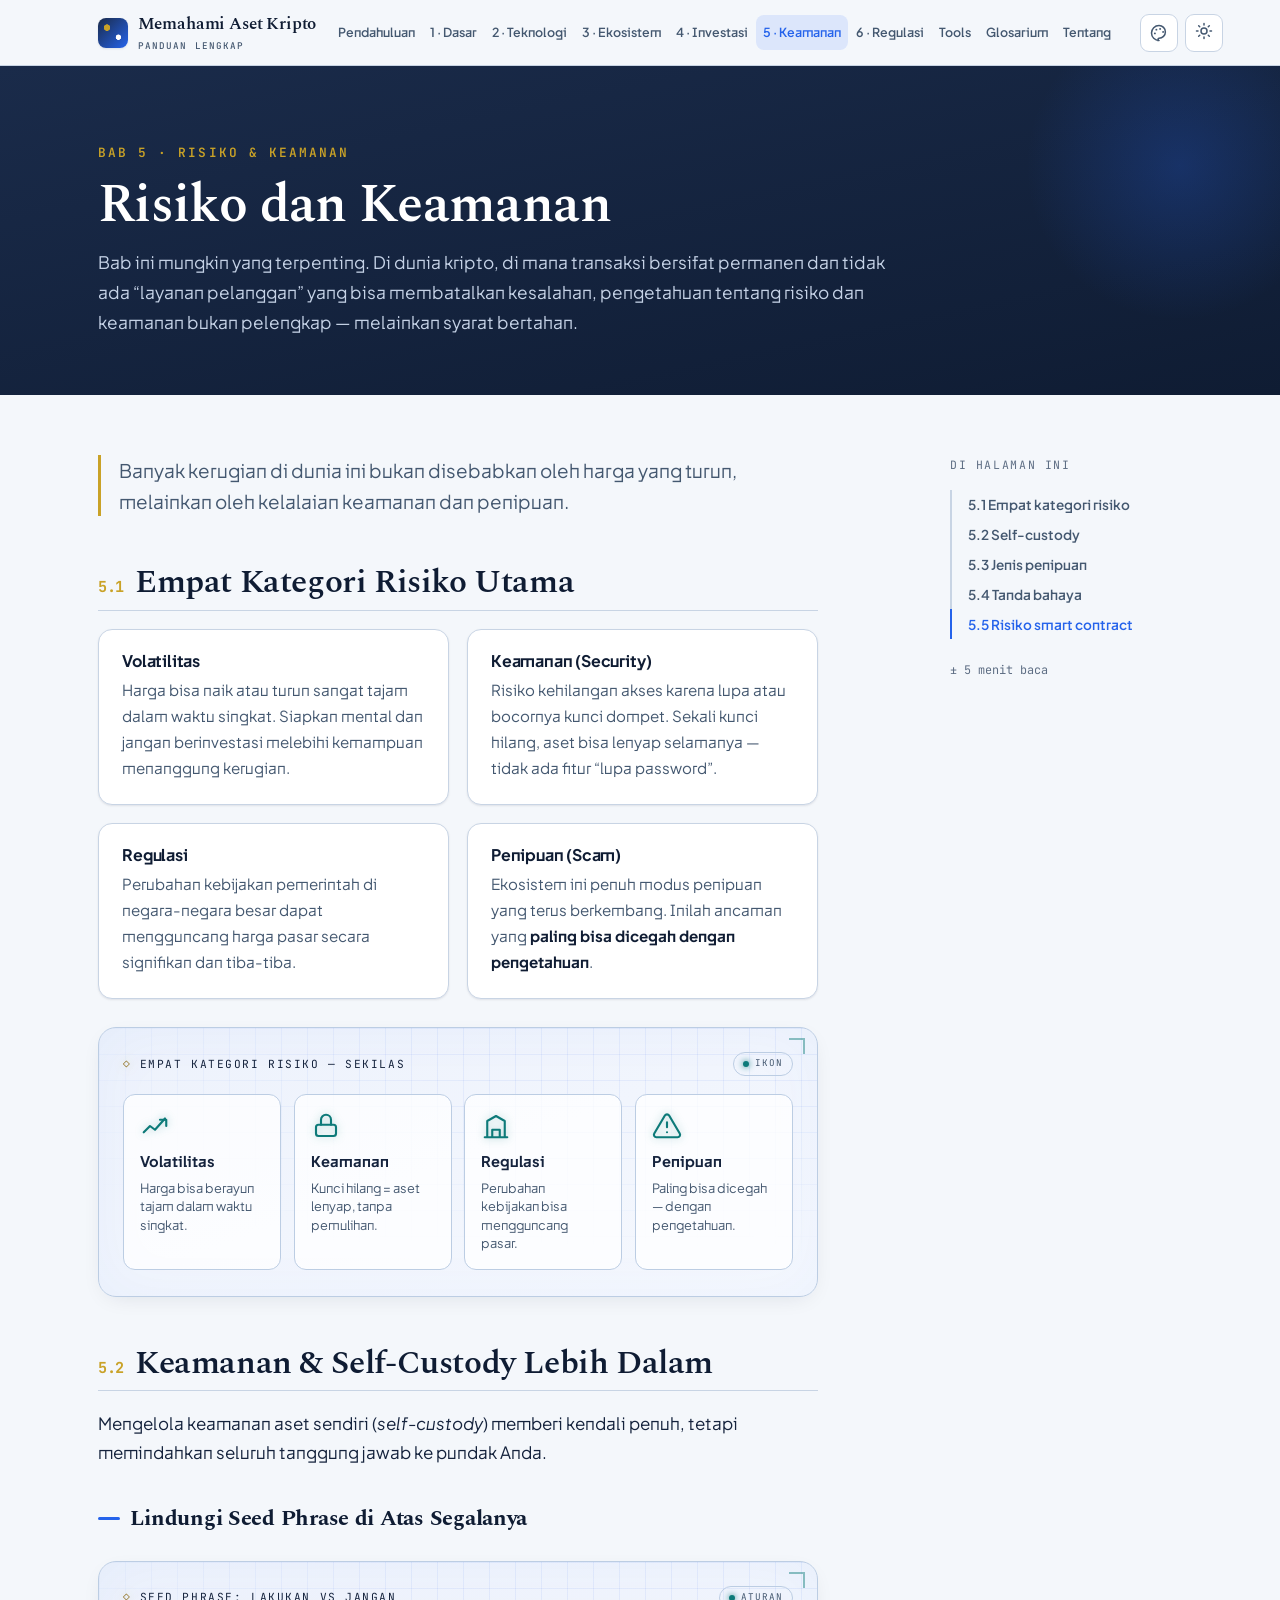
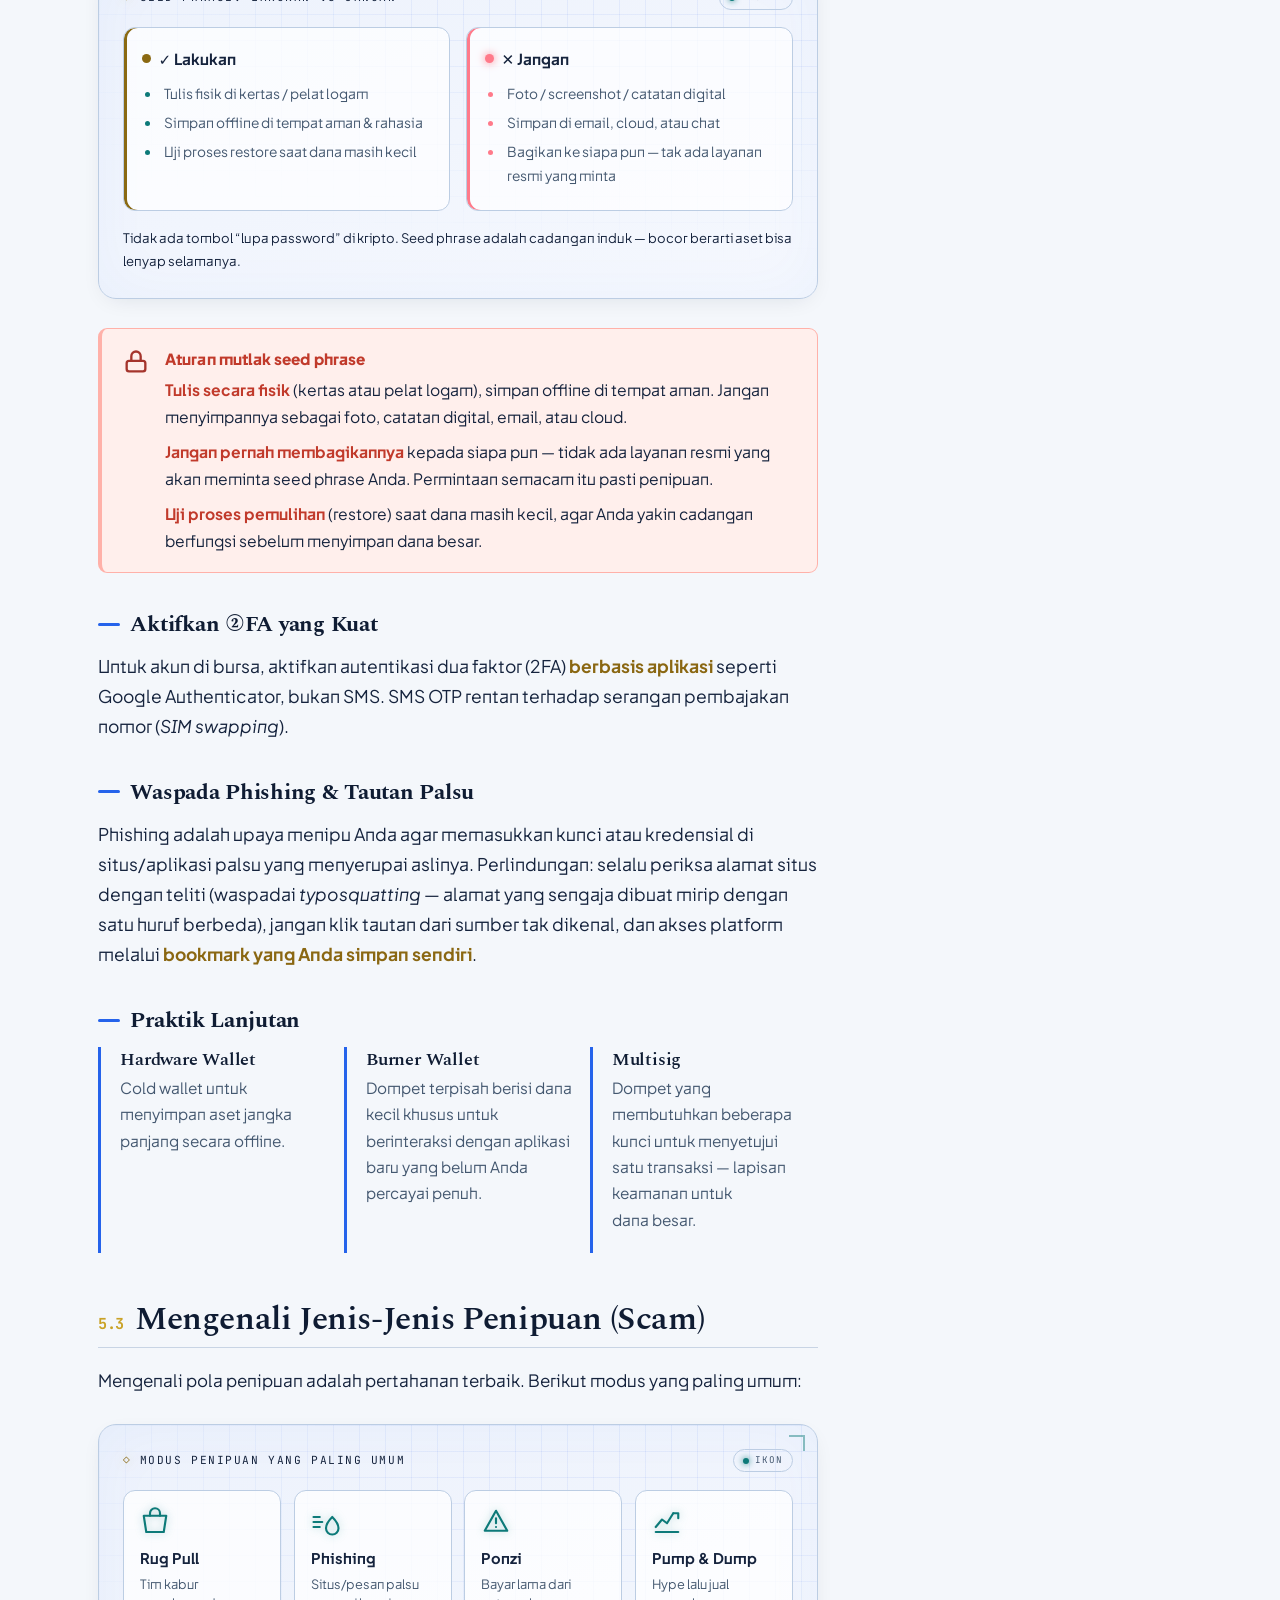
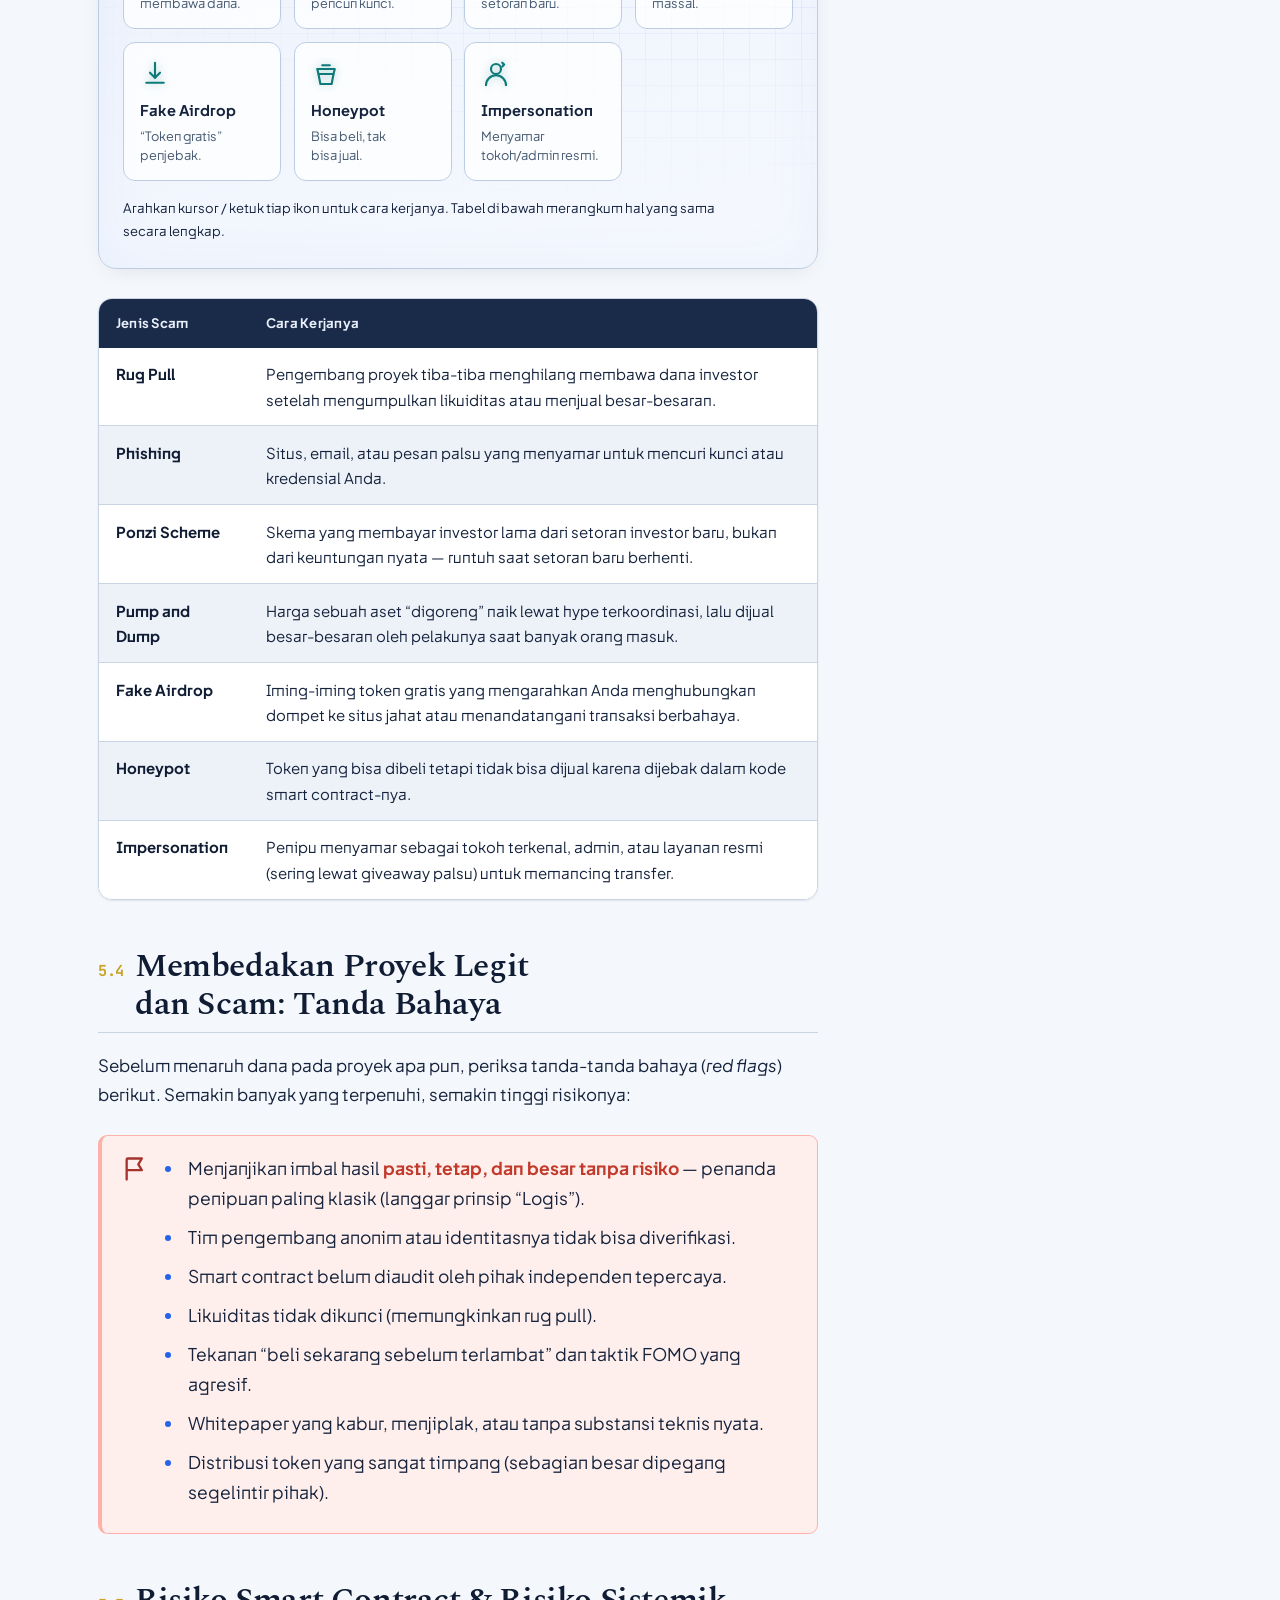
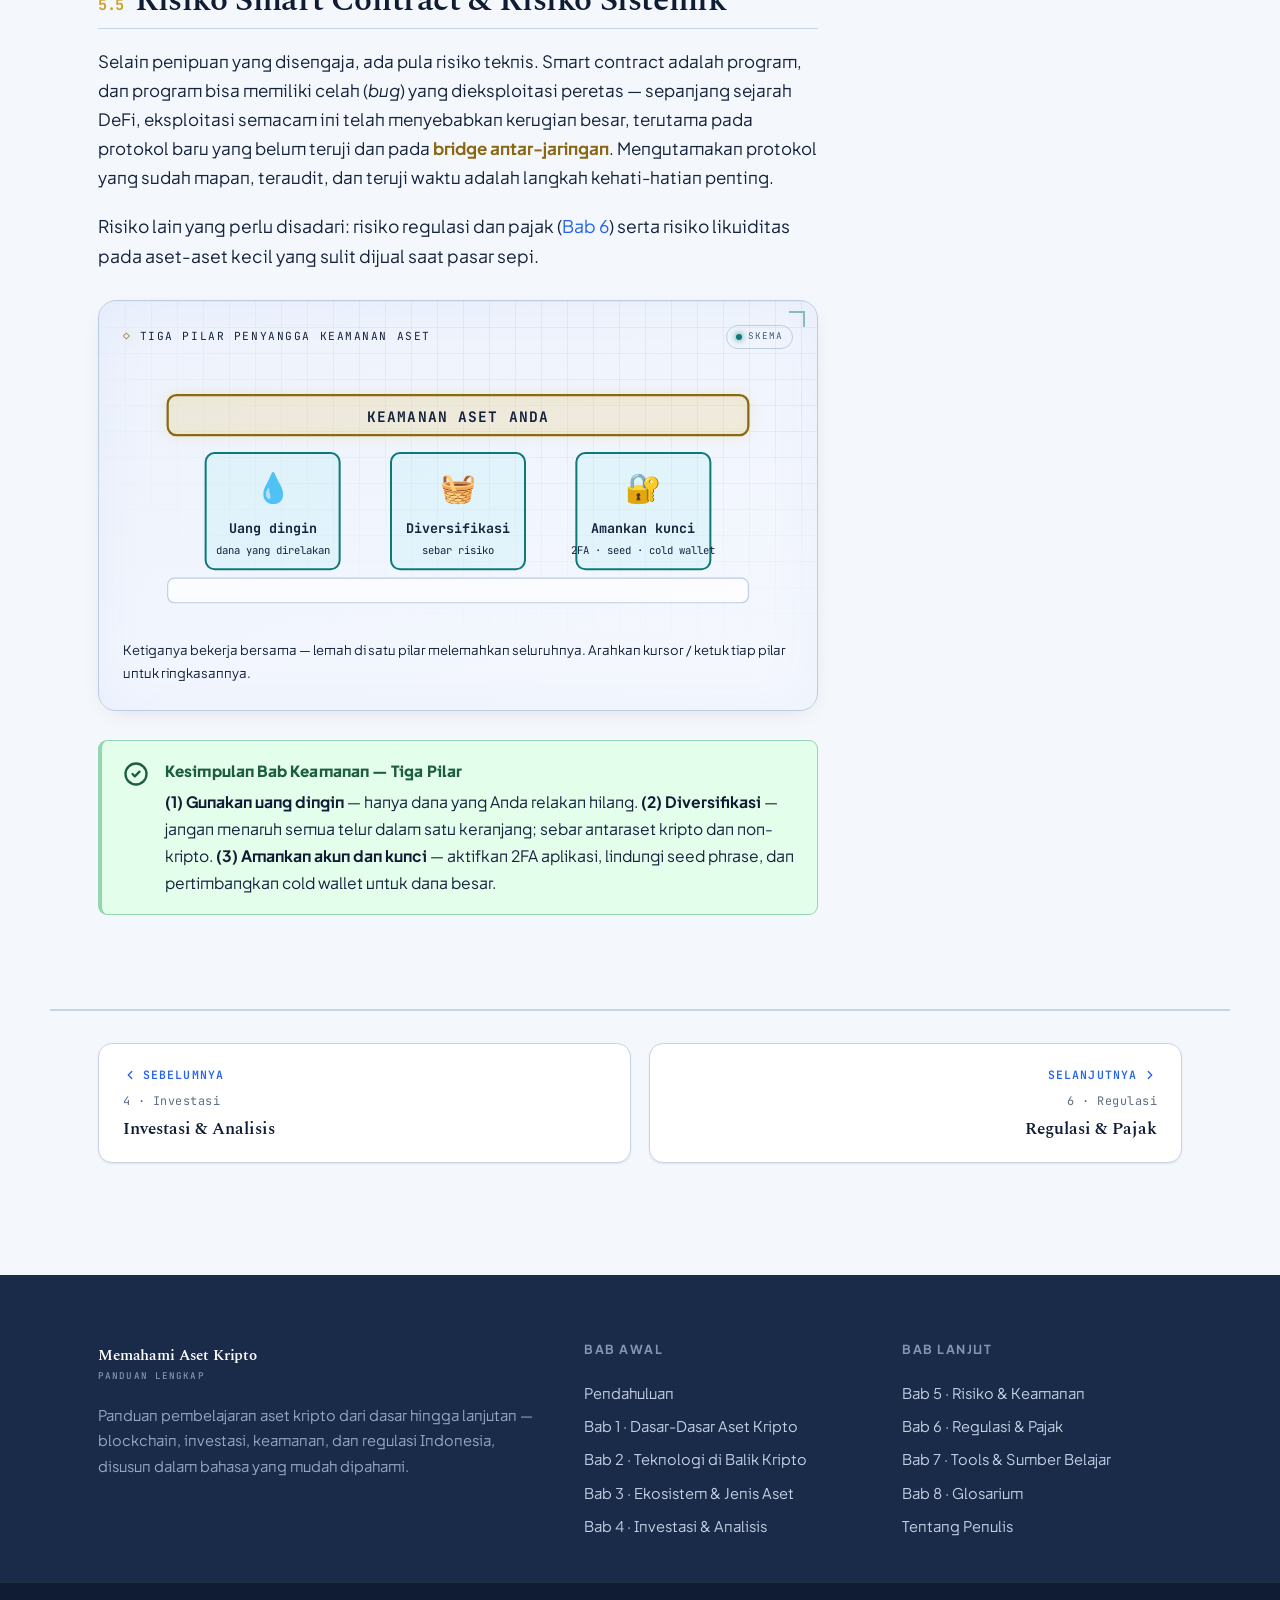
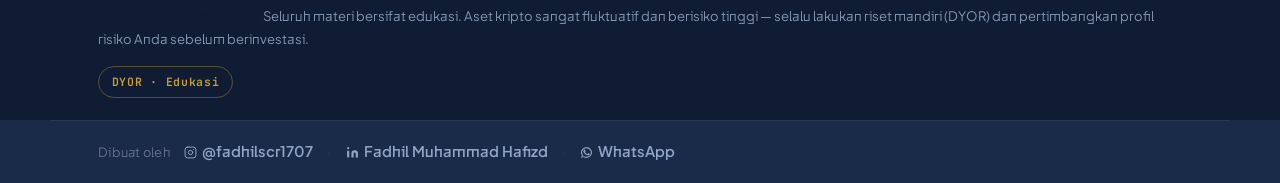
<file: bab-5-risiko-keamanan.html>
﻿<!DOCTYPE html>
<html lang="id" data-accent="blue">
<head>
<meta charset="UTF-8" />
<meta name="viewport" content="width=device-width, initial-scale=1.0" />
<title>Bab 5 — Risiko dan Keamanan</title>
<meta name="description" content="Empat kategori risiko utama, self-custody & perlindungan seed phrase, jenis-jenis penipuan (scam), daftar tanda bahaya, dan risiko smart contract." />
<link rel="icon" href="assets/img/favicon.svg" type="image/svg+xml" />
<meta property="og:type" content="website" />
<meta property="og:site_name" content="Memahami Aset Kripto" />
<meta property="og:title" content="Bab 5 — Risiko dan Keamanan" />
<meta property="og:description" content="Empat kategori risiko utama, self-custody &amp; perlindungan seed phrase, jenis-jenis penipuan (scam), daftar tanda bahaya, dan risiko smart contract." />
<meta property="og:image" content="https://memahami-aset-kripto.vercel.app/assets/img/og-image.jpg" />
<meta name="twitter:card" content="summary_large_image" />
<meta name="twitter:title" content="Bab 5 — Risiko dan Keamanan" />
<meta name="twitter:description" content="Empat kategori risiko utama, self-custody &amp; perlindungan seed phrase, jenis-jenis penipuan (scam), daftar tanda bahaya, dan risiko smart contract." />
<link rel="preconnect" href="https://fonts.googleapis.com" />
<link rel="preconnect" href="https://fonts.gstatic.com" crossorigin />
<link href="https://fonts.googleapis.com/css2?family=Spectral:ital,wght@0,500;0,600;0,700;1,500;1,600&family=Plus+Jakarta+Sans:wght@400;500;600;700;800&family=JetBrains+Mono:wght@400;500;600;700&display=swap" rel="stylesheet" />
<link rel="stylesheet" href="assets/css/tokens.css" />
<link rel="stylesheet" href="assets/css/components.css" />
<link rel="stylesheet" href="assets/css/viz.css" />
</head>
<body>
<div id="site-nav"></div>

<main id="main">
  <header class="chap-hero">
    <div class="chap-hero__inner">
      <p class="kicker">Bab 5 · Risiko &amp; Keamanan</p>
      <h1>Risiko dan Keamanan</h1>
      <p>Bab ini mungkin yang terpenting. Di dunia kripto, di mana transaksi bersifat permanen dan tidak ada “layanan pelanggan” yang bisa membatalkan kesalahan, pengetahuan tentang risiko dan keamanan bukan pelengkap — melainkan syarat bertahan.</p>
    </div>
  </header>

  <div class="chap-layout">
    <article class="prose">
      <section id="kategori">
        <p class="lead">Banyak kerugian di dunia ini bukan disebabkan oleh harga yang turun, melainkan oleh kelalaian keamanan dan penipuan.</p>
        <h2><span class="nmark">5.1</span> Empat Kategori Risiko Utama</h2>
        <div class="grid grid-2">
          <div class="card reveal"><h4>Volatilitas</h4><p>Harga bisa naik atau turun sangat tajam dalam waktu singkat. Siapkan mental dan jangan berinvestasi melebihi kemampuan menanggung kerugian.</p></div>
          <div class="card reveal"><h4>Keamanan (Security)</h4><p>Risiko kehilangan akses karena lupa atau bocornya kunci dompet. Sekali kunci hilang, aset bisa lenyap selamanya — tidak ada fitur “lupa password”.</p></div>
          <div class="card reveal"><h4>Regulasi</h4><p>Perubahan kebijakan pemerintah di negara-negara besar dapat mengguncang harga pasar secara signifikan dan tiba-tiba.</p></div>
          <div class="card reveal"><h4>Penipuan (Scam)</h4><p>Ekosistem ini penuh modus penipuan yang terus berkembang. Inilah ancaman yang <strong>paling bisa dicegah dengan pengetahuan</strong>.</p></div>
        </div>

        <div class="viz reveal">
          <p class="viz__cap">Empat kategori risiko — sekilas <span class="tag">ikon</span></p>
          <div class="icon-tiles" style="margin:0">
            <div class="icon-tile"><svg class="ic" viewBox="0 0 24 24" fill="none" stroke="currentColor" stroke-width="1.7" stroke-linecap="round" stroke-linejoin="round"><path d="M3 17l5-5 4 3 8-9"/><path d="M21 7v5M21 7h-5"/></svg><h5>Volatilitas</h5><p>Harga bisa berayun tajam dalam waktu singkat.</p></div>
            <div class="icon-tile"><svg class="ic" viewBox="0 0 24 24" fill="none" stroke="currentColor" stroke-width="1.7" stroke-linecap="round" stroke-linejoin="round"><rect x="4" y="11" width="16" height="9" rx="2"/><path d="M8 11V7a4 4 0 0 1 8 0v4"/></svg><h5>Keamanan</h5><p>Kunci hilang = aset lenyap, tanpa pemulihan.</p></div>
            <div class="icon-tile"><svg class="ic" viewBox="0 0 24 24" fill="none" stroke="currentColor" stroke-width="1.7" stroke-linecap="round" stroke-linejoin="round"><path d="M3 21h18M5 21V8l7-4 7 4v13M9 21v-6h6v6"/></svg><h5>Regulasi</h5><p>Perubahan kebijakan bisa mengguncang pasar.</p></div>
            <div class="icon-tile"><svg class="ic" viewBox="0 0 24 24" fill="none" stroke="currentColor" stroke-width="1.7" stroke-linecap="round" stroke-linejoin="round"><path d="M10.3 3.6 1.8 18a2 2 0 0 0 1.7 3h17a2 2 0 0 0 1.7-3L13.7 3.6a2 2 0 0 0-3.4 0z"/><path d="M12 9v4M12 17h.01"/></svg><h5>Penipuan</h5><p>Paling bisa dicegah — dengan pengetahuan.</p></div>
          </div>
        </div>
      </section>

      <section id="self-custody">
        <h2><span class="nmark">5.2</span> Keamanan &amp; Self-Custody Lebih Dalam</h2>
        <p>Mengelola keamanan aset sendiri (<em>self-custody</em>) memberi kendali penuh, tetapi memindahkan seluruh tanggung jawab ke pundak Anda.</p>

        <h3>Lindungi Seed Phrase di Atas Segalanya</h3>
        <div class="viz reveal">
          <p class="viz__cap">Seed phrase: lakukan vs jangan <span class="tag">aturan</span></p>
          <div class="vcompare">
            <div class="vcol vcol--b">
              <h5><span class="dotc"></span>✓ Lakukan</h5>
              <ul>
                <li>Tulis fisik di kertas / pelat logam</li>
                <li>Simpan offline di tempat aman &amp; rahasia</li>
                <li>Uji proses restore saat dana masih kecil</li>
              </ul>
            </div>
            <div class="vcol vcol--a" style="box-shadow:inset 3px 0 0 #ff7a8a">
              <h5><span class="dotc" style="background:#ff7a8a;box-shadow:0 0 8px #ff7a8a"></span>✕ Jangan</h5>
              <ul style="--m:#ff7a8a">
                <li>Foto / screenshot / catatan digital</li>
                <li>Simpan di email, cloud, atau chat</li>
                <li>Bagikan ke siapa pun — tak ada layanan resmi yang minta</li>
              </ul>
            </div>
          </div>
          <p class="viz__note">Tidak ada tombol “lupa password” di kripto. Seed phrase adalah cadangan induk — bocor berarti aset bisa lenyap selamanya.</p>
        </div>
        <div class="callout callout--risk">
          <span class="callout__ic" aria-hidden="true"><svg viewBox="0 0 24 24" fill="none" stroke="currentColor" stroke-width="2" stroke-linecap="round" stroke-linejoin="round"><rect x="4" y="11" width="16" height="9" rx="2"/><path d="M8 11V7a4 4 0 0 1 8 0v4"/></svg></span>
          <div class="callout__body">
            <strong class="callout__t">Aturan mutlak seed phrase</strong>
            <p><strong>Tulis secara fisik</strong> (kertas atau pelat logam), simpan offline di tempat aman. Jangan menyimpannya sebagai foto, catatan digital, email, atau cloud.</p>
            <p><strong>Jangan pernah membagikannya</strong> kepada siapa pun — tidak ada layanan resmi yang akan meminta seed phrase Anda. Permintaan semacam itu pasti penipuan.</p>
            <p><strong>Uji proses pemulihan</strong> (restore) saat dana masih kecil, agar Anda yakin cadangan berfungsi sebelum menyimpan dana besar.</p>
          </div>
        </div>

        <h3>Aktifkan 2FA yang Kuat</h3>
        <p>Untuk akun di bursa, aktifkan autentikasi dua faktor (2FA) <strong>berbasis aplikasi</strong> seperti Google Authenticator, bukan SMS. SMS OTP rentan terhadap serangan pembajakan nomor (<em>SIM swapping</em>).</p>

        <h3>Waspada Phishing &amp; Tautan Palsu</h3>
        <p>Phishing adalah upaya menipu Anda agar memasukkan kunci atau kredensial di situs/aplikasi palsu yang menyerupai aslinya. Perlindungan: selalu periksa alamat situs dengan teliti (waspadai <em>typosquatting</em> — alamat yang sengaja dibuat mirip dengan satu huruf berbeda), jangan klik tautan dari sumber tak dikenal, dan akses platform melalui <strong>bookmark yang Anda simpan sendiri</strong>.</p>

        <h3>Praktik Lanjutan</h3>
        <div class="grid grid-3">
          <div class="tile reveal"><h4>Hardware Wallet</h4><p>Cold wallet untuk menyimpan aset jangka panjang secara offline.</p></div>
          <div class="tile reveal"><h4>Burner Wallet</h4><p>Dompet terpisah berisi dana kecil khusus untuk berinteraksi dengan aplikasi baru yang belum Anda percayai penuh.</p></div>
          <div class="tile reveal"><h4>Multisig</h4><p>Dompet yang membutuhkan beberapa kunci untuk menyetujui satu transaksi — lapisan keamanan untuk dana besar.</p></div>
        </div>
      </section>

      <section id="scam">
        <h2><span class="nmark">5.3</span> Mengenali Jenis-Jenis Penipuan (Scam)</h2>
        <p>Mengenali pola penipuan adalah pertahanan terbaik. Berikut modus yang paling umum:</p>
        <div class="viz reveal">
          <p class="viz__cap">Modus penipuan yang paling umum <span class="tag">ikon</span></p>
          <div class="icon-tiles" style="margin:0">
            <div class="icon-tile" data-tip="Rug Pull|Pengembang kabur membawa dana investor setelah likuiditas terkumpul."><svg class="ic" viewBox="0 0 24 24" fill="none" stroke="currentColor" stroke-width="1.7" stroke-linecap="round" stroke-linejoin="round"><path d="M3 7h18l-2 13H5L3 7z"/><path d="M8 7V5a4 4 0 0 1 8 0v2"/></svg><h5>Rug Pull</h5><p>Tim kabur membawa dana.</p></div>
            <div class="icon-tile" data-tip="Phishing|Situs/email/pesan palsu yang menyamar untuk mencuri kunci atau kredensial."><svg class="ic" viewBox="0 0 24 24" fill="none" stroke="currentColor" stroke-width="1.7" stroke-linecap="round" stroke-linejoin="round"><path d="M22 17a5 5 0 0 1-10 0c0-4 5-9 5-9s5 5 5 9z"/><path d="M2 12h7M2 8h5M2 16h5"/></svg><h5>Phishing</h5><p>Situs/pesan palsu pencuri kunci.</p></div>
            <div class="icon-tile" data-tip="Ponzi|Membayar investor lama dari setoran investor baru — runtuh saat setoran berhenti."><svg class="ic" viewBox="0 0 24 24" fill="none" stroke="currentColor" stroke-width="1.7" stroke-linecap="round" stroke-linejoin="round"><path d="M12 3l9 16H3L12 3z"/><path d="M12 9v4M12 16h.01"/></svg><h5>Ponzi</h5><p>Bayar lama dari setoran baru.</p></div>
            <div class="icon-tile" data-tip="Pump &amp; Dump|Harga digoreng naik lewat hype, lalu dijual besar-besaran oleh pelakunya."><svg class="ic" viewBox="0 0 24 24" fill="none" stroke="currentColor" stroke-width="1.7" stroke-linecap="round" stroke-linejoin="round"><path d="M3 16l5-6 4 3 5-8"/><path d="M17 5h4v4"/><path d="M3 20h18"/></svg><h5>Pump &amp; Dump</h5><p>Hype lalu jual massal.</p></div>
            <div class="icon-tile" data-tip="Fake Airdrop|Iming-iming token gratis yang mengarahkan Anda menandatangani transaksi berbahaya."><svg class="ic" viewBox="0 0 24 24" fill="none" stroke="currentColor" stroke-width="1.7" stroke-linecap="round" stroke-linejoin="round"><path d="M12 3v12"/><path d="M8 11l4 4 4-4"/><path d="M5 19h14"/></svg><h5>Fake Airdrop</h5><p>“Token gratis” penjebak.</p></div>
            <div class="icon-tile" data-tip="Honeypot|Token bisa dibeli tapi tak bisa dijual — dijebak dalam kode kontraknya."><svg class="ic" viewBox="0 0 24 24" fill="none" stroke="currentColor" stroke-width="1.7" stroke-linecap="round" stroke-linejoin="round"><path d="M5 8h14l-1 4H6L5 8z"/><path d="M6 12l1.5 8h9L18 12"/><path d="M9 5h6"/></svg><h5>Honeypot</h5><p>Bisa beli, tak bisa jual.</p></div>
            <div class="icon-tile" data-tip="Impersonation|Menyamar sebagai tokoh/admin/layanan resmi, sering lewat giveaway palsu."><svg class="ic" viewBox="0 0 24 24" fill="none" stroke="currentColor" stroke-width="1.7" stroke-linecap="round" stroke-linejoin="round"><circle cx="12" cy="8" r="4"/><path d="M4 21a8 8 0 0 1 16 0"/><path d="M17 3l1.5 1.5L17 6"/></svg><h5>Impersonation</h5><p>Menyamar tokoh/admin resmi.</p></div>
          </div>
          <p class="viz__note">Arahkan kursor / ketuk tiap ikon untuk cara kerjanya. Tabel di bawah merangkum hal yang sama secara lengkap.</p>
        </div>
        <div class="table-wrap reveal">
          <table class="data">
            <thead><tr><th>Jenis Scam</th><th>Cara Kerjanya</th></tr></thead>
            <tbody>
              <tr><td class="col-h">Rug Pull</td><td>Pengembang proyek tiba-tiba menghilang membawa dana investor setelah mengumpulkan likuiditas atau menjual besar-besaran.</td></tr>
              <tr><td class="col-h">Phishing</td><td>Situs, email, atau pesan palsu yang menyamar untuk mencuri kunci atau kredensial Anda.</td></tr>
              <tr><td class="col-h">Ponzi Scheme</td><td>Skema yang membayar investor lama dari setoran investor baru, bukan dari keuntungan nyata — runtuh saat setoran baru berhenti.</td></tr>
              <tr><td class="col-h">Pump and Dump</td><td>Harga sebuah aset “digoreng” naik lewat hype terkoordinasi, lalu dijual besar-besaran oleh pelakunya saat banyak orang masuk.</td></tr>
              <tr><td class="col-h">Fake Airdrop</td><td>Iming-iming token gratis yang mengarahkan Anda menghubungkan dompet ke situs jahat atau menandatangani transaksi berbahaya.</td></tr>
              <tr><td class="col-h">Honeypot</td><td>Token yang bisa dibeli tetapi tidak bisa dijual karena dijebak dalam kode smart contract-nya.</td></tr>
              <tr><td class="col-h">Impersonation</td><td>Penipu menyamar sebagai tokoh terkenal, admin, atau layanan resmi (sering lewat giveaway palsu) untuk memancing transfer.</td></tr>
            </tbody>
          </table>
        </div>
      </section>

      <section id="red-flags">
        <h2><span class="nmark">5.4</span> Membedakan Proyek Legit dan Scam: Tanda Bahaya</h2>
        <p>Sebelum menaruh dana pada proyek apa pun, periksa tanda-tanda bahaya (<em>red flags</em>) berikut. Semakin banyak yang terpenuhi, semakin tinggi risikonya:</p>
        <div class="callout callout--risk">
          <span class="callout__ic" aria-hidden="true"><svg viewBox="0 0 24 24" fill="none" stroke="currentColor" stroke-width="2" stroke-linecap="round" stroke-linejoin="round"><path d="M4 21V4a1 1 0 0 1 1-1h12l-3 5 3 5H5"/></svg></span>
          <div class="callout__body">
            <ul style="margin:0;padding-left:1.1em">
              <li>Menjanjikan imbal hasil <strong>pasti, tetap, dan besar tanpa risiko</strong> — penanda penipuan paling klasik (langgar prinsip “Logis”).</li>
              <li>Tim pengembang anonim atau identitasnya tidak bisa diverifikasi.</li>
              <li>Smart contract belum diaudit oleh pihak independen tepercaya.</li>
              <li>Likuiditas tidak dikunci (memungkinkan rug pull).</li>
              <li>Tekanan “beli sekarang sebelum terlambat” dan taktik FOMO yang agresif.</li>
              <li>Whitepaper yang kabur, menjiplak, atau tanpa substansi teknis nyata.</li>
              <li>Distribusi token yang sangat timpang (sebagian besar dipegang segelintir pihak).</li>
            </ul>
          </div>
        </div>
      </section>

      <section id="smart-contract">
        <h2><span class="nmark">5.5</span> Risiko Smart Contract &amp; Risiko Sistemik</h2>
        <p>Selain penipuan yang disengaja, ada pula risiko teknis. Smart contract adalah program, dan program bisa memiliki celah (<em>bug</em>) yang dieksploitasi peretas — sepanjang sejarah DeFi, eksploitasi semacam ini telah menyebabkan kerugian besar, terutama pada protokol baru yang belum teruji dan pada <strong>bridge antar-jaringan</strong>. Mengutamakan protokol yang sudah mapan, teraudit, dan teruji waktu adalah langkah kehati-hatian penting.</p>
        <p>Risiko lain yang perlu disadari: risiko regulasi dan pajak (<a href="bab-6-regulasi.html">Bab 6</a>) serta risiko likuiditas pada aset-aset kecil yang sulit dijual saat pasar sepi.</p>

        <div class="viz reveal">
          <p class="viz__cap">Tiga pilar penyangga keamanan aset <span class="tag">skema</span></p>
          <svg viewBox="0 0 600 230" role="img" aria-label="Tiga pilar — uang dingin, diversifikasi, amankan kunci — menyangga keamanan aset.">
            <!-- top beam -->
            <rect x="40" y="26" width="520" height="36" rx="8" fill="rgba(230,198,103,.14)" stroke="var(--v-gold)" stroke-width="2" class="glow-gold"/>
            <text x="300" y="50" text-anchor="middle" font-size="13" fill="var(--v-gold)" font-weight="700" letter-spacing="1">KEAMANAN ASET ANDA</text>
            <!-- pillars -->
            <g class="viz-hot" data-tip="Uang dingin|Hanya investasikan dana yang Anda relakan hilang — bukan dana darurat, kebutuhan pokok, atau pinjaman.">
              <rect x="74" y="78" width="120" height="104" rx="8" fill="rgba(87,224,230,.10)" stroke="var(--v-cyan)" stroke-width="1.8"/>
              <text x="134" y="118" text-anchor="middle" font-size="26">💧</text>
              <text x="134" y="150" text-anchor="middle" font-size="12" fill="var(--v-ink)" font-weight="700">Uang dingin</text>
              <text x="134" y="168" text-anchor="middle" font-size="9.5" fill="var(--v-mut)">dana yang direlakan</text>
            </g>
            <g class="viz-hot" data-tip="Diversifikasi|Jangan menaruh semua telur dalam satu keranjang — sebar antaraset kripto maupun non-kripto.">
              <rect x="240" y="78" width="120" height="104" rx="8" fill="rgba(87,224,230,.10)" stroke="var(--v-cyan)" stroke-width="1.8"/>
              <text x="300" y="118" text-anchor="middle" font-size="26">🧺</text>
              <text x="300" y="150" text-anchor="middle" font-size="12" fill="var(--v-ink)" font-weight="700">Diversifikasi</text>
              <text x="300" y="168" text-anchor="middle" font-size="9.5" fill="var(--v-mut)">sebar risiko</text>
            </g>
            <g class="viz-hot" data-tip="Amankan kunci|Aktifkan 2FA aplikasi, lindungi seed phrase secara offline, dan pertimbangkan cold wallet untuk dana besar.">
              <rect x="406" y="78" width="120" height="104" rx="8" fill="rgba(87,224,230,.10)" stroke="var(--v-cyan)" stroke-width="1.8"/>
              <text x="466" y="118" text-anchor="middle" font-size="26">🔐</text>
              <text x="466" y="150" text-anchor="middle" font-size="12" fill="var(--v-ink)" font-weight="700">Amankan kunci</text>
              <text x="466" y="168" text-anchor="middle" font-size="9.5" fill="var(--v-mut)">2FA · seed · cold wallet</text>
            </g>
            <!-- base -->
            <rect x="40" y="190" width="520" height="22" rx="6" fill="var(--v-surf)" stroke="var(--v-border)"/>
          </svg>
          <p class="viz__note">Ketiganya bekerja bersama — lemah di satu pilar melemahkan seluruhnya. Arahkan kursor / ketuk tiap pilar untuk ringkasannya.</p>
        </div>

        <div class="callout callout--tip">
          <span class="callout__ic" aria-hidden="true"><svg viewBox="0 0 24 24" fill="none" stroke="currentColor" stroke-width="2" stroke-linecap="round" stroke-linejoin="round"><path d="M9 12l2 2 4-4"/><path d="M12 3a9 9 0 1 0 9 9 9 9 0 0 0-9-9z"/></svg></span>
          <div class="callout__body">
            <strong class="callout__t">Kesimpulan Bab Keamanan — Tiga Pilar</strong>
            <p><strong>(1) Gunakan uang dingin</strong> — hanya dana yang Anda relakan hilang. <strong>(2) Diversifikasi</strong> — jangan menaruh semua telur dalam satu keranjang; sebar antaraset kripto dan non-kripto. <strong>(3) Amankan akun dan kunci</strong> — aktifkan 2FA aplikasi, lindungi seed phrase, dan pertimbangkan cold wallet untuk dana besar.</p>
          </div>
        </div>
      </section>
    </article>

    <aside class="toc" aria-label="Daftar isi halaman">
      <p class="toc__title">Di halaman ini</p>
      <ul>
        <li><a href="#kategori">5.1 Empat kategori risiko</a></li>
        <li><a href="#self-custody">5.2 Self-custody</a></li>
        <li><a href="#scam">5.3 Jenis penipuan</a></li>
        <li><a href="#red-flags">5.4 Tanda bahaya</a></li>
        <li><a href="#smart-contract">5.5 Risiko smart contract</a></li>
      </ul>
      <p class="toc__read" data-readtime></p>
    </aside>
  </div>

  <nav class="pager" id="site-pager" aria-label="Navigasi bab"></nav>
</main>

<div id="site-footer"></div>
<script src="assets/js/particles.js"></script>
<script src="assets/js/site.js"></script>
<script src="assets/js/viz.js"></script>
</body>
</html>
</file>
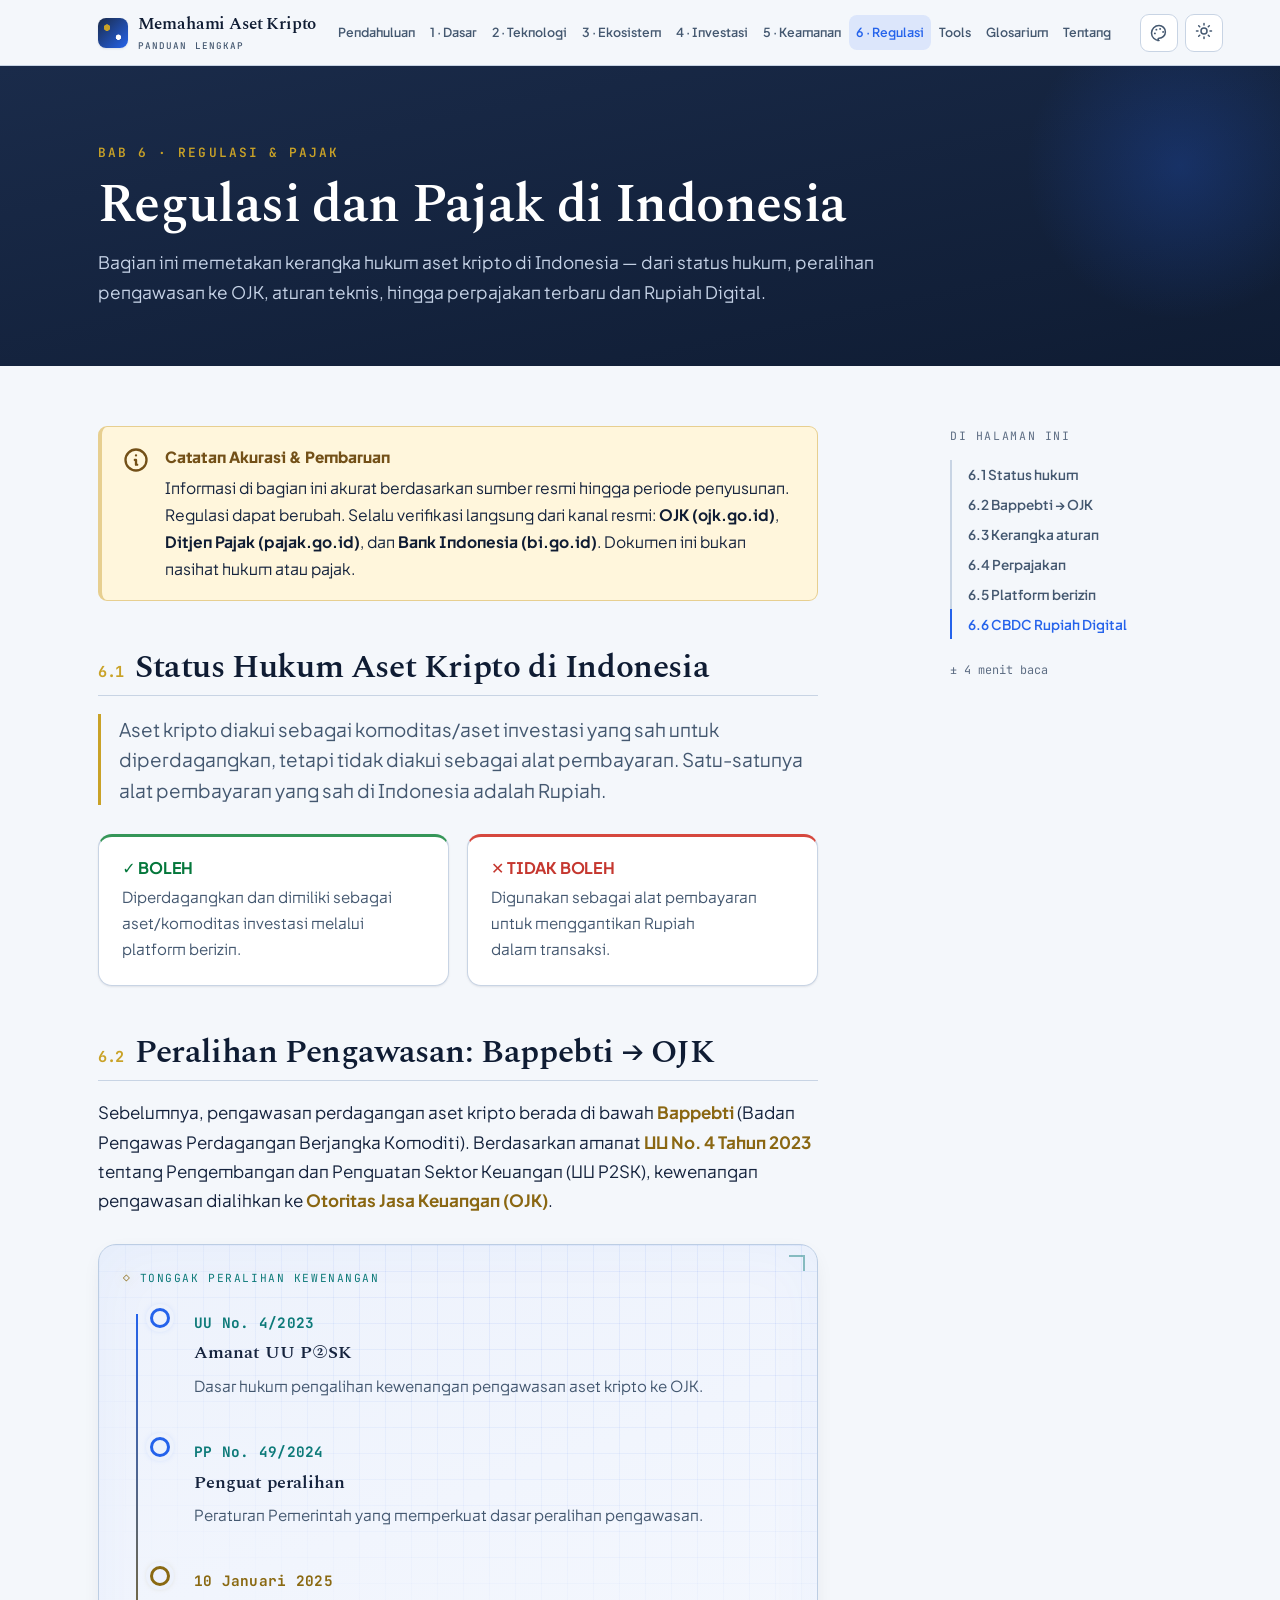
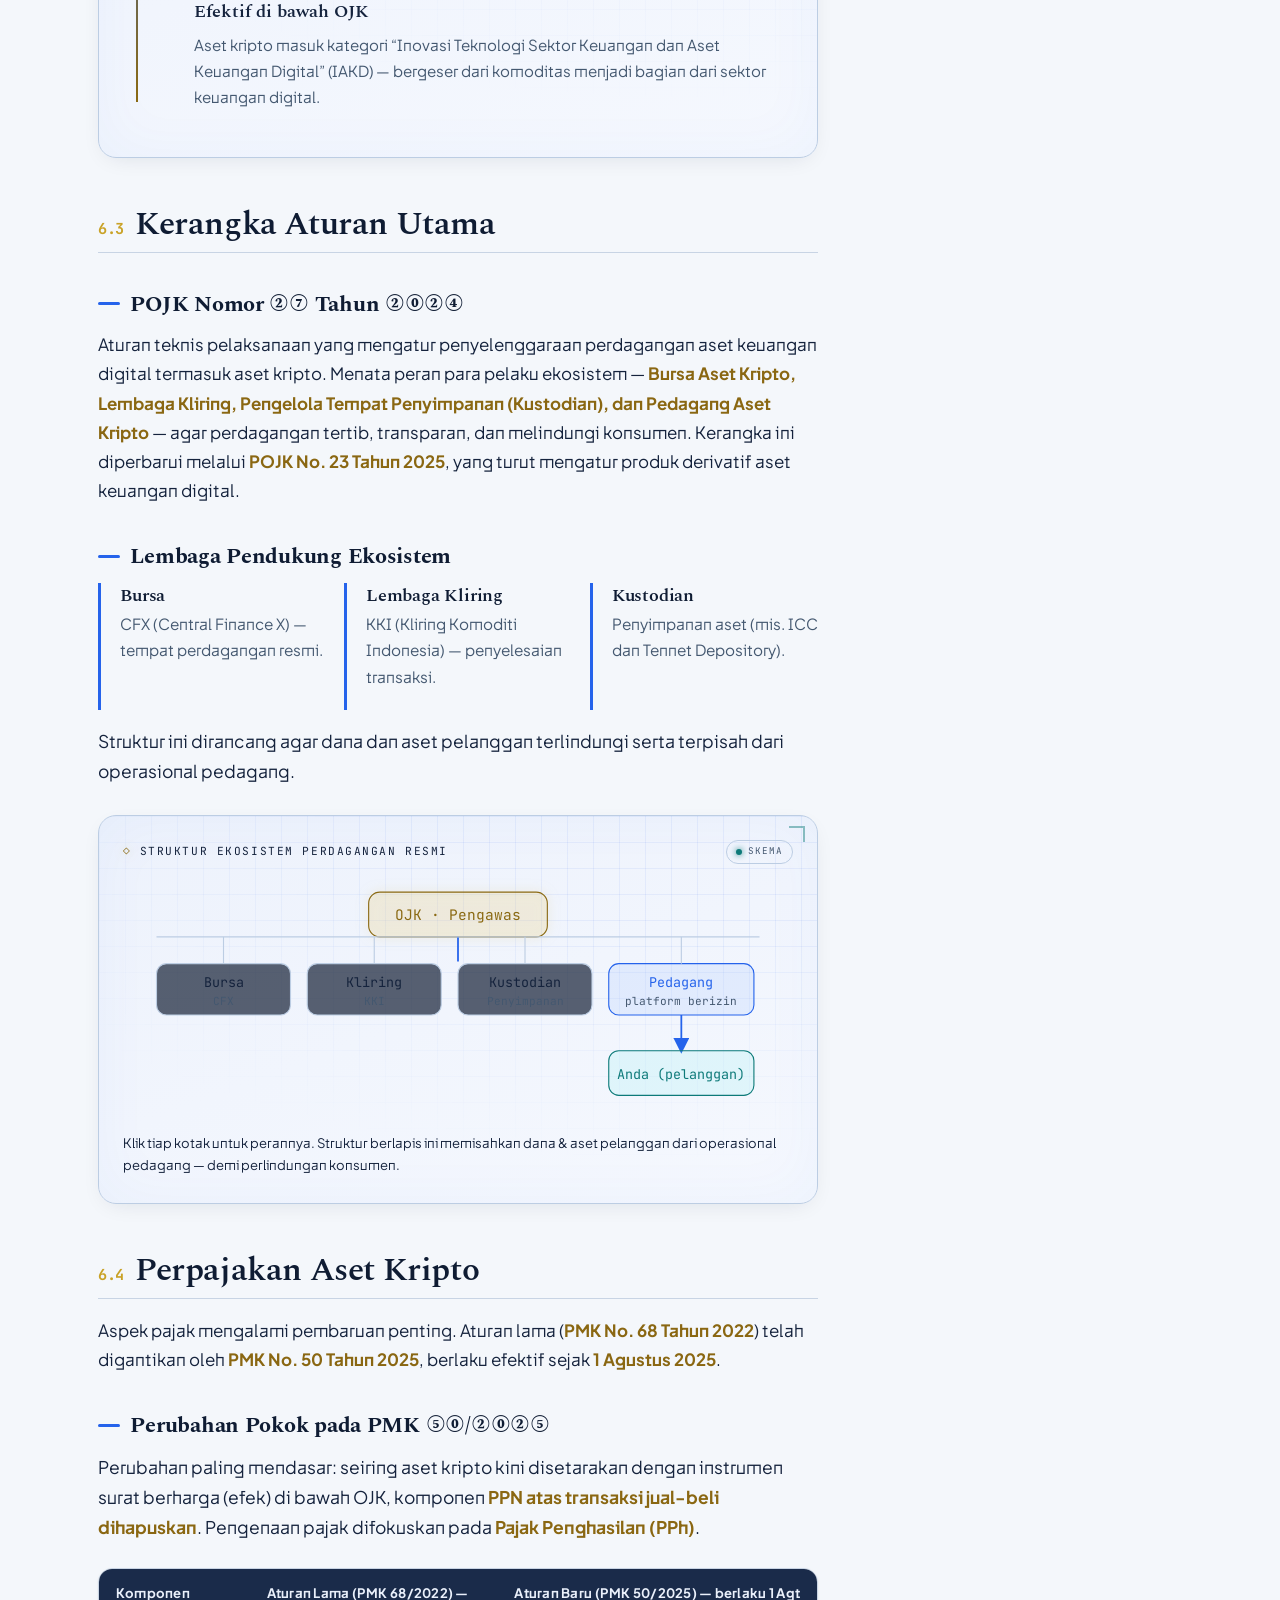
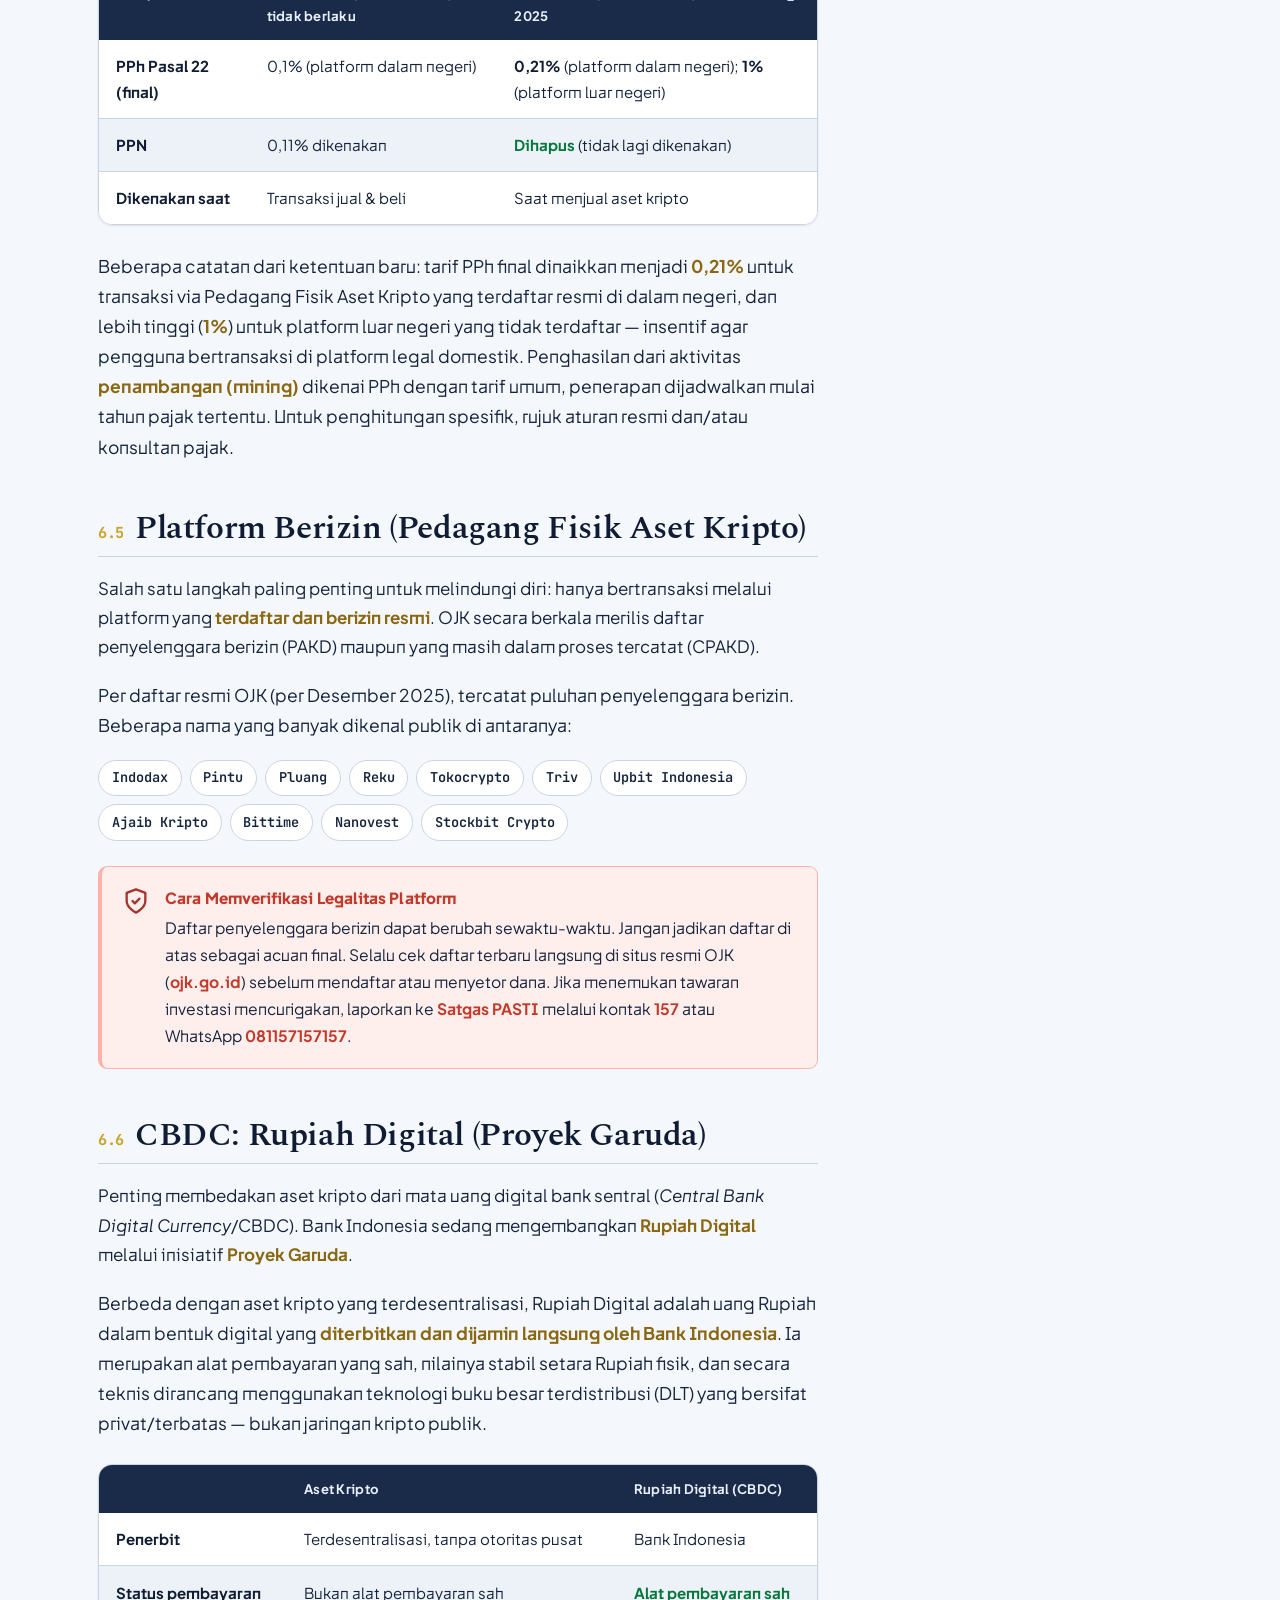
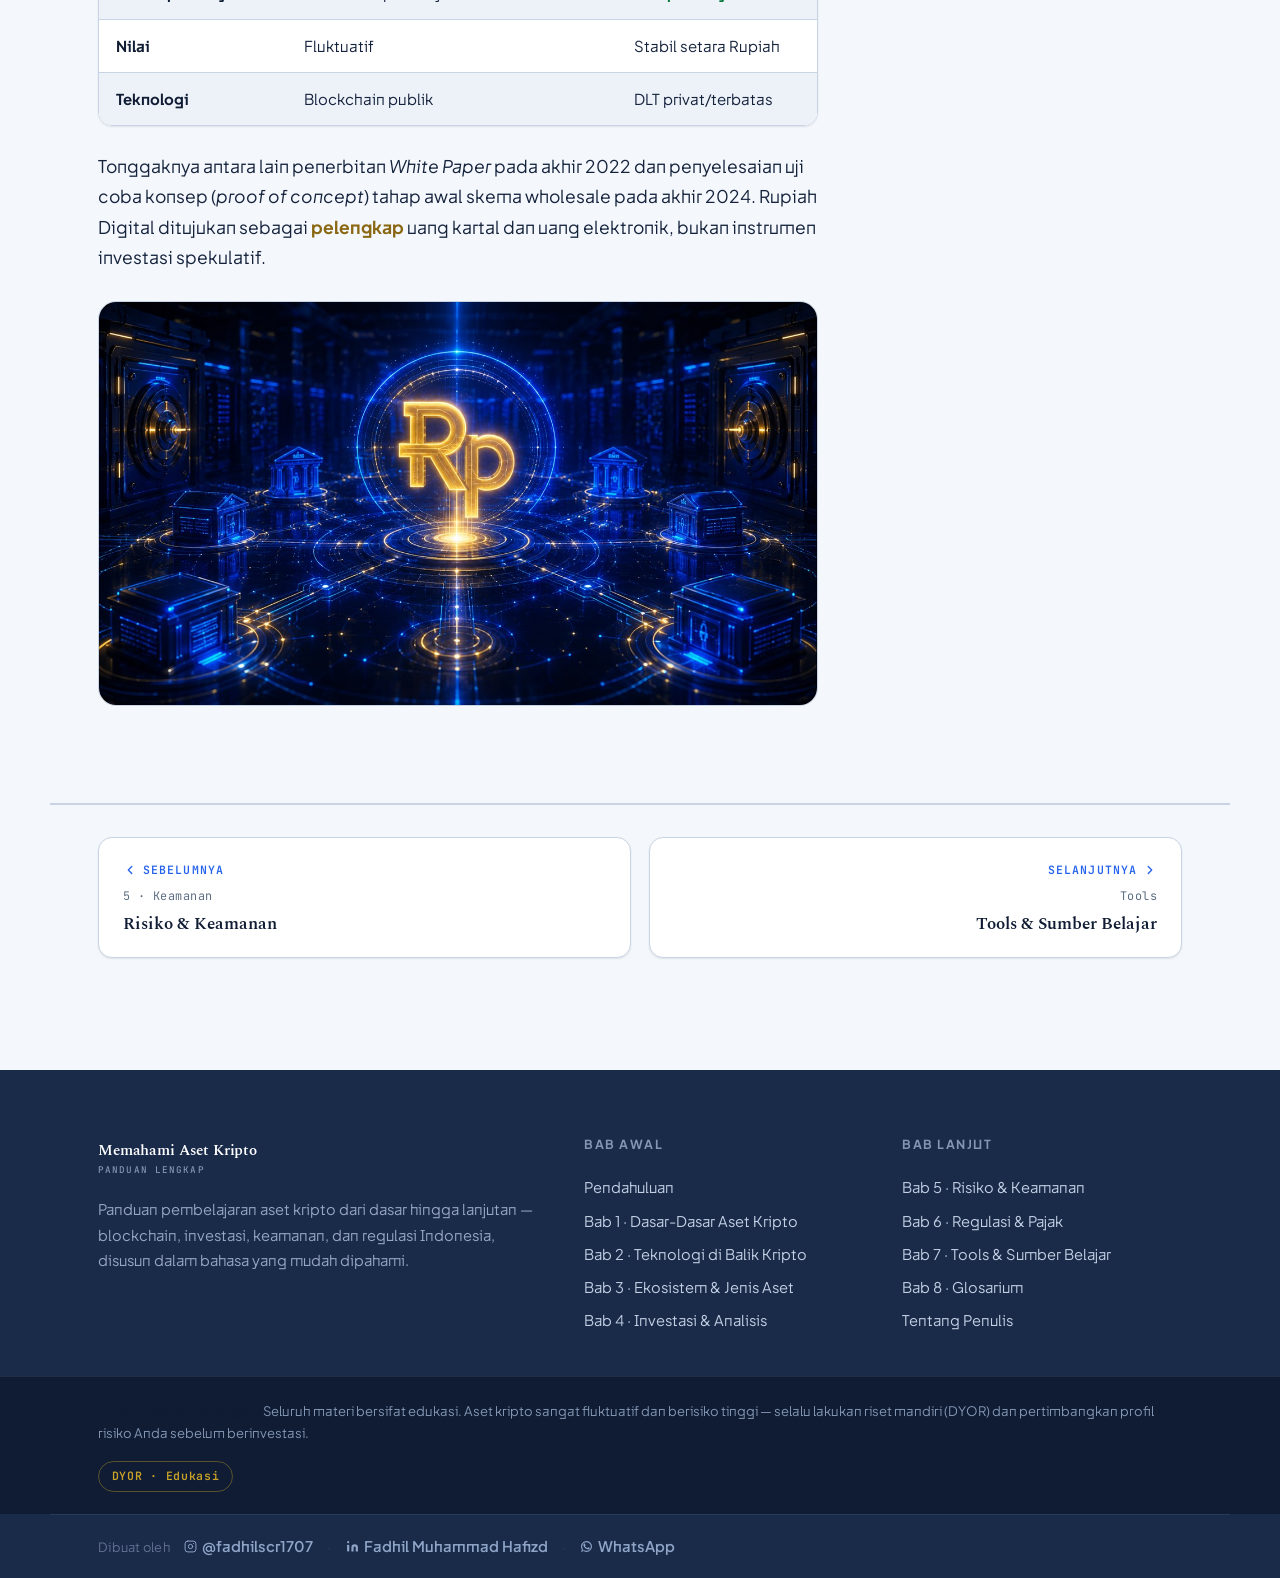
<file: bab-6-regulasi.html>
﻿<!DOCTYPE html>
<html lang="id" data-accent="blue">
<head>
<meta charset="UTF-8" />
<meta name="viewport" content="width=device-width, initial-scale=1.0" />
<title>Bab 6 — Regulasi dan Pajak di Indonesia</title>
<meta name="description" content="Status hukum aset kripto di Indonesia, peralihan pengawasan dari Bappebti ke OJK, POJK 27/2024, perpajakan PMK 50/2025, platform berizin, dan CBDC Rupiah Digital." />
<link rel="icon" href="assets/img/favicon.svg" type="image/svg+xml" />
<meta property="og:type" content="website" />
<meta property="og:site_name" content="Memahami Aset Kripto" />
<meta property="og:title" content="Bab 6 — Regulasi dan Pajak di Indonesia" />
<meta property="og:description" content="Status hukum aset kripto di Indonesia, peralihan pengawasan dari Bappebti ke OJK, POJK 27/2024, perpajakan PMK 50/2025, platform berizin, dan CBDC Rupiah Digital." />
<meta property="og:image" content="https://memahami-aset-kripto.vercel.app/assets/img/og-image.jpg" />
<meta name="twitter:card" content="summary_large_image" />
<meta name="twitter:title" content="Bab 6 — Regulasi dan Pajak di Indonesia" />
<meta name="twitter:description" content="Status hukum aset kripto di Indonesia, peralihan pengawasan dari Bappebti ke OJK, POJK 27/2024, perpajakan PMK 50/2025, platform berizin, dan CBDC Rupiah Digital." />
<link rel="preconnect" href="https://fonts.googleapis.com" />
<link rel="preconnect" href="https://fonts.gstatic.com" crossorigin />
<link href="https://fonts.googleapis.com/css2?family=Spectral:ital,wght@0,500;0,600;0,700;1,500;1,600&family=Plus+Jakarta+Sans:wght@400;500;600;700;800&family=JetBrains+Mono:wght@400;500;600;700&display=swap" rel="stylesheet" />
<link rel="stylesheet" href="assets/css/tokens.css" />
<link rel="stylesheet" href="assets/css/components.css" />
<link rel="stylesheet" href="assets/css/viz.css" />
</head>
<body>
<div id="site-nav"></div>

<main id="main">
  <header class="chap-hero">
    <div class="chap-hero__inner">
      <p class="kicker">Bab 6 · Regulasi &amp; Pajak</p>
      <h1>Regulasi dan Pajak di Indonesia</h1>
      <p>Bagian ini memetakan kerangka hukum aset kripto di Indonesia — dari status hukum, peralihan pengawasan ke OJK, aturan teknis, hingga perpajakan terbaru dan Rupiah Digital.</p>
    </div>
  </header>

  <div class="chap-layout">
    <article class="prose">
      <section id="akurasi">
        <div class="callout callout--note" style="margin-top:0">
          <span class="callout__ic" aria-hidden="true"><svg viewBox="0 0 24 24" fill="none" stroke="currentColor" stroke-width="2" stroke-linecap="round" stroke-linejoin="round"><circle cx="12" cy="12" r="9"/><path d="M12 8h.01M11 12h1v4h1"/></svg></span>
          <div class="callout__body">
            <strong class="callout__t">Catatan Akurasi &amp; Pembaruan</strong>
            <p>Informasi di bagian ini akurat berdasarkan sumber resmi hingga periode penyusunan. Regulasi dapat berubah. Selalu verifikasi langsung dari kanal resmi: <strong>OJK (ojk.go.id)</strong>, <strong>Ditjen Pajak (pajak.go.id)</strong>, dan <strong>Bank Indonesia (bi.go.id)</strong>. Dokumen ini bukan nasihat hukum atau pajak.</p>
          </div>
        </div>
      </section>

      <section id="status">
        <h2><span class="nmark">6.1</span> Status Hukum Aset Kripto di Indonesia</h2>
        <p class="lead">Aset kripto diakui sebagai komoditas/aset investasi yang sah untuk diperdagangkan, tetapi tidak diakui sebagai alat pembayaran. Satu-satunya alat pembayaran yang sah di Indonesia adalah Rupiah.</p>
        <div class="grid grid-2">
          <div class="card reveal" style="border-top:3px solid oklch(0.6 0.13 152)"><h4 style="color:oklch(0.5 0.13 152)">✓ BOLEH</h4><p>Diperdagangkan dan dimiliki sebagai aset/komoditas investasi melalui platform berizin.</p></div>
          <div class="card reveal" style="border-top:3px solid oklch(0.6 0.18 28)"><h4 style="color:oklch(0.55 0.18 28)">✕ TIDAK BOLEH</h4><p>Digunakan sebagai alat pembayaran untuk menggantikan Rupiah dalam transaksi.</p></div>
        </div>
      </section>

      <section id="peralihan">
        <h2><span class="nmark">6.2</span> Peralihan Pengawasan: Bappebti → OJK</h2>
        <p>Sebelumnya, pengawasan perdagangan aset kripto berada di bawah <strong>Bappebti</strong> (Badan Pengawas Perdagangan Berjangka Komoditi). Berdasarkan amanat <strong>UU No. 4 Tahun 2023</strong> tentang Pengembangan dan Penguatan Sektor Keuangan (UU P2SK), kewenangan pengawasan dialihkan ke <strong>Otoritas Jasa Keuangan (OJK)</strong>.</p>

        <div class="diagram reveal">
          <p class="diagram__cap">Tonggak peralihan kewenangan</p>
          <ul class="timeline">
            <li><span class="dot"></span><span class="yr">UU No. 4/2023</span><div class="ev">Amanat UU P2SK</div><p>Dasar hukum pengalihan kewenangan pengawasan aset kripto ke OJK.</p></li>
            <li><span class="dot"></span><span class="yr">PP No. 49/2024</span><div class="ev">Penguat peralihan</div><p>Peraturan Pemerintah yang memperkuat dasar peralihan pengawasan.</p></li>
            <li class="gold"><span class="dot"></span><span class="yr">10 Januari 2025</span><div class="ev">Efektif di bawah OJK</div><p>Aset kripto masuk kategori “Inovasi Teknologi Sektor Keuangan dan Aset Keuangan Digital” (IAKD) — bergeser dari komoditas menjadi bagian dari sektor keuangan digital.</p></li>
          </ul>
        </div>
      </section>

      <section id="aturan">
        <h2><span class="nmark">6.3</span> Kerangka Aturan Utama</h2>
        <h3>POJK Nomor 27 Tahun 2024</h3>
        <p>Aturan teknis pelaksanaan yang mengatur penyelenggaraan perdagangan aset keuangan digital termasuk aset kripto. Menata peran para pelaku ekosistem — <strong>Bursa Aset Kripto, Lembaga Kliring, Pengelola Tempat Penyimpanan (Kustodian), dan Pedagang Aset Kripto</strong> — agar perdagangan tertib, transparan, dan melindungi konsumen. Kerangka ini diperbarui melalui <strong>POJK No. 23 Tahun 2025</strong>, yang turut mengatur produk derivatif aset keuangan digital.</p>

        <h3>Lembaga Pendukung Ekosistem</h3>
        <div class="grid grid-3">
          <div class="tile reveal"><h4>Bursa</h4><p>CFX (Central Finance X) — tempat perdagangan resmi.</p></div>
          <div class="tile reveal"><h4>Lembaga Kliring</h4><p>KKI (Kliring Komoditi Indonesia) — penyelesaian transaksi.</p></div>
          <div class="tile reveal"><h4>Kustodian</h4><p>Penyimpanan aset (mis. ICC dan Tennet Depository).</p></div>
        </div>
        <p style="margin-top:1rem">Struktur ini dirancang agar dana dan aset pelanggan terlindungi serta terpisah dari operasional pedagang.</p>

        <div class="viz reveal">
          <p class="viz__cap">Struktur ekosistem perdagangan resmi <span class="tag">skema</span></p>
          <svg viewBox="0 0 600 210" role="img" aria-label="OJK mengawasi bursa, kliring, kustodian, dan pedagang yang melayani pelanggan.">
            <rect x="220" y="10" width="160" height="40" rx="10" fill="rgba(230,198,103,.14)" stroke="#E6C667" class="glow-gold"/><text x="300" y="35" text-anchor="middle" font-size="13" fill="#E6C667">OJK · Pengawas</text>
            <line x1="300" y1="50" x2="300" y2="72" stroke="#6C9CFF" stroke-width="1.6"/>
            <g>
              <rect x="30" y="74" width="120" height="46" rx="9" fill="rgba(20,32,54,.7)" stroke="#26395f" class="viz-hot" data-tip="Bursa (CFX)|Tempat perdagangan resmi aset kripto."/><text x="90" y="95" text-anchor="middle" font-size="12" fill="#d6e2f7">Bursa</text><text x="90" y="111" text-anchor="middle" font-size="10" fill="#8ea4ca">CFX</text>
              <rect x="165" y="74" width="120" height="46" rx="9" fill="rgba(20,32,54,.7)" stroke="#26395f" class="viz-hot" data-tip="Lembaga Kliring (KKI)|Menyelesaikan &amp; menjamin penyelesaian transaksi."/><text x="225" y="95" text-anchor="middle" font-size="12" fill="#d6e2f7">Kliring</text><text x="225" y="111" text-anchor="middle" font-size="10" fill="#8ea4ca">KKI</text>
              <rect x="300" y="74" width="120" height="46" rx="9" fill="rgba(20,32,54,.7)" stroke="#26395f" class="viz-hot" data-tip="Kustodian|Menyimpan aset pelanggan secara terpisah &amp; aman."/><text x="360" y="95" text-anchor="middle" font-size="12" fill="#d6e2f7">Kustodian</text><text x="360" y="111" text-anchor="middle" font-size="10" fill="#8ea4ca">Penyimpanan</text>
              <rect x="435" y="74" width="130" height="46" rx="9" fill="rgba(108,156,255,.12)" stroke="#6C9CFF" class="viz-hot" data-tip="Pedagang (CPFAK)|Platform tempat Anda membeli/menjual — wajib berizin."/><text x="500" y="95" text-anchor="middle" font-size="12" fill="#6C9CFF">Pedagang</text><text x="500" y="111" text-anchor="middle" font-size="10" fill="#8ea4ca">platform berizin</text>
            </g>
            <line x1="90" y1="50" x2="90" y2="74" stroke="#26395f"/><line x1="225" y1="50" x2="225" y2="74" stroke="#26395f"/><line x1="360" y1="50" x2="360" y2="74" stroke="#26395f"/><line x1="500" y1="50" x2="500" y2="74" stroke="#26395f"/>
            <line x1="30" y1="50" x2="570" y2="50" stroke="#26395f"/>
            <line x1="500" y1="120" x2="500" y2="150" stroke="#6C9CFF" stroke-width="1.6" marker-end="url(#ra)"/>
            <defs><marker id="ra" markerWidth="9" markerHeight="9" refX="6" refY="4.5" orient="auto"><path d="M0 0 L9 4.5 L0 9z" fill="#6C9CFF"/></marker></defs>
            <rect x="435" y="152" width="130" height="40" rx="9" fill="rgba(87,224,230,.12)" stroke="#57E0E6"/><text x="500" y="177" text-anchor="middle" font-size="12" fill="#57E0E6">Anda (pelanggan)</text>
          </svg>
          <p class="viz__note">Klik tiap kotak untuk perannya. Struktur berlapis ini memisahkan dana &amp; aset pelanggan dari operasional pedagang — demi perlindungan konsumen.</p>
        </div>
      </section>

      <section id="pajak">
        <h2><span class="nmark">6.4</span> Perpajakan Aset Kripto</h2>
        <p>Aspek pajak mengalami pembaruan penting. Aturan lama (<strong>PMK No. 68 Tahun 2022</strong>) telah digantikan oleh <strong>PMK No. 50 Tahun 2025</strong>, berlaku efektif sejak <strong>1 Agustus 2025</strong>.</p>

        <h3>Perubahan Pokok pada PMK 50/2025</h3>
        <p>Perubahan paling mendasar: seiring aset kripto kini disetarakan dengan instrumen surat berharga (efek) di bawah OJK, komponen <strong>PPN atas transaksi jual-beli dihapuskan</strong>. Pengenaan pajak difokuskan pada <strong>Pajak Penghasilan (PPh)</strong>.</p>

        <div class="table-wrap reveal">
          <table class="data">
            <thead><tr><th>Komponen</th><th>Aturan Lama (PMK 68/2022) — tidak berlaku</th><th>Aturan Baru (PMK 50/2025) — berlaku 1 Agt 2025</th></tr></thead>
            <tbody>
              <tr><td class="col-h">PPh Pasal 22 (final)</td><td>0,1% (platform dalam negeri)</td><td><strong>0,21%</strong> (platform dalam negeri); <strong>1%</strong> (platform luar negeri)</td></tr>
              <tr><td class="col-h">PPN</td><td>0,11% dikenakan</td><td><span class="cell-yes">Dihapus</span> (tidak lagi dikenakan)</td></tr>
              <tr><td class="col-h">Dikenakan saat</td><td>Transaksi jual &amp; beli</td><td>Saat menjual aset kripto</td></tr>
            </tbody>
          </table>
        </div>

        <p>Beberapa catatan dari ketentuan baru: tarif PPh final dinaikkan menjadi <strong>0,21%</strong> untuk transaksi via Pedagang Fisik Aset Kripto yang terdaftar resmi di dalam negeri, dan lebih tinggi (<strong>1%</strong>) untuk platform luar negeri yang tidak terdaftar — insentif agar pengguna bertransaksi di platform legal domestik. Penghasilan dari aktivitas <strong>penambangan (mining)</strong> dikenai PPh dengan tarif umum, penerapan dijadwalkan mulai tahun pajak tertentu. Untuk penghitungan spesifik, rujuk aturan resmi dan/atau konsultan pajak.</p>
      </section>

      <section id="platform">
        <h2><span class="nmark">6.5</span> Platform Berizin (Pedagang Fisik Aset Kripto)</h2>
        <p>Salah satu langkah paling penting untuk melindungi diri: hanya bertransaksi melalui platform yang <strong>terdaftar dan berizin resmi</strong>. OJK secara berkala merilis daftar penyelenggara berizin (PAKD) maupun yang masih dalam proses tercatat (CPAKD).</p>
        <p>Per daftar resmi OJK (per Desember 2025), tercatat puluhan penyelenggara berizin. Beberapa nama yang banyak dikenal publik di antaranya:</p>
        <div class="handles" style="margin:1rem 0 1.4rem">
          <span class="handle">Indodax</span><span class="handle">Pintu</span><span class="handle">Pluang</span><span class="handle">Reku</span><span class="handle">Tokocrypto</span><span class="handle">Triv</span><span class="handle">Upbit Indonesia</span><span class="handle">Ajaib Kripto</span><span class="handle">Bittime</span><span class="handle">Nanovest</span><span class="handle">Stockbit Crypto</span>
        </div>

        <div class="callout callout--risk">
          <span class="callout__ic" aria-hidden="true"><svg viewBox="0 0 24 24" fill="none" stroke="currentColor" stroke-width="2" stroke-linecap="round" stroke-linejoin="round"><path d="M12 22s8-4 8-10V5l-8-3-8 3v7c0 6 8 10 8 10z"/><path d="M9 12l2 2 4-4"/></svg></span>
          <div class="callout__body">
            <strong class="callout__t">Cara Memverifikasi Legalitas Platform</strong>
            <p>Daftar penyelenggara berizin dapat berubah sewaktu-waktu. Jangan jadikan daftar di atas sebagai acuan final. Selalu cek daftar terbaru langsung di situs resmi OJK (<strong>ojk.go.id</strong>) sebelum mendaftar atau menyetor dana. Jika menemukan tawaran investasi mencurigakan, laporkan ke <strong>Satgas PASTI</strong> melalui kontak <strong>157</strong> atau WhatsApp <strong>081157157157</strong>.</p>
          </div>
        </div>
      </section>

      <section id="cbdc">
        <h2><span class="nmark">6.6</span> CBDC: Rupiah Digital (Proyek Garuda)</h2>
        <p>Penting membedakan aset kripto dari mata uang digital bank sentral (<em>Central Bank Digital Currency</em>/CBDC). Bank Indonesia sedang mengembangkan <strong>Rupiah Digital</strong> melalui inisiatif <strong>Proyek Garuda</strong>.</p>
        <p>Berbeda dengan aset kripto yang terdesentralisasi, Rupiah Digital adalah uang Rupiah dalam bentuk digital yang <strong>diterbitkan dan dijamin langsung oleh Bank Indonesia</strong>. Ia merupakan alat pembayaran yang sah, nilainya stabil setara Rupiah fisik, dan secara teknis dirancang menggunakan teknologi buku besar terdistribusi (DLT) yang bersifat privat/terbatas — bukan jaringan kripto publik.</p>

        <div class="table-wrap reveal">
          <table class="data">
            <thead><tr><th></th><th>Aset Kripto</th><th>Rupiah Digital (CBDC)</th></tr></thead>
            <tbody>
              <tr><td class="col-h">Penerbit</td><td>Terdesentralisasi, tanpa otoritas pusat</td><td>Bank Indonesia</td></tr>
              <tr><td class="col-h">Status pembayaran</td><td>Bukan alat pembayaran sah</td><td><span class="cell-yes">Alat pembayaran sah</span></td></tr>
              <tr><td class="col-h">Nilai</td><td>Fluktuatif</td><td>Stabil setara Rupiah</td></tr>
              <tr><td class="col-h">Teknologi</td><td>Blockchain publik</td><td>DLT privat/terbatas</td></tr>
            </tbody>
          </table>
        </div>
        <p>Tonggaknya antara lain penerbitan <em>White Paper</em> pada akhir 2022 dan penyelesaian uji coba konsep (<em>proof of concept</em>) tahap awal skema wholesale pada akhir 2024. Rupiah Digital ditujukan sebagai <strong>pelengkap</strong> uang kartal dan uang elektronik, bukan instrumen investasi spekulatif.</p>

        <figure class="ai-img ai-img--empty reveal" data-ai-prompt="Ilustrasi konseptual Rupiah Digital (CBDC) bergaya cyberpunk: simbol Rupiah bercahaya di tengah jaringan terkendali yang rapi dan simetris di latar navy gelap, aksen emas dan biru neon, nuansa resmi bank sentral. Tanpa teks." data-ai-file="assets/img/bab6-cbdc.jpg">
          <img alt="Ilustrasi Rupiah Digital CBDC" data-src="assets/img/bab6-cbdc.jpg" loading="lazy" />
          <figcaption class="ai-img__ph">
            <svg class="ai-img__ic" viewBox="0 0 24 24" fill="none" stroke="currentColor" stroke-width="1.6" stroke-linecap="round" stroke-linejoin="round"><circle cx="12" cy="12" r="9"/><path d="M9 8h4a2 2 0 0 1 0 4H9h6M9 12v4"/></svg>
            <span class="ai-img__tag">Slot gambar · auto-isi</span>
            <span class="ai-img__prompt">Rupiah Digital (CBDC) — ilustrasi cyberpunk navy/emas.</span>
            <span class="ai-img__meta">assets/img/bab6-cbdc.jpg</span>
          </figcaption>
        </figure>
      </section>
    </article>

    <aside class="toc" aria-label="Daftar isi halaman">
      <p class="toc__title">Di halaman ini</p>
      <ul>
        <li><a href="#status">6.1 Status hukum</a></li>
        <li><a href="#peralihan">6.2 Bappebti → OJK</a></li>
        <li><a href="#aturan">6.3 Kerangka aturan</a></li>
        <li><a href="#pajak">6.4 Perpajakan</a></li>
        <li><a href="#platform">6.5 Platform berizin</a></li>
        <li><a href="#cbdc">6.6 CBDC Rupiah Digital</a></li>
      </ul>
      <p class="toc__read" data-readtime></p>
    </aside>
  </div>

  <nav class="pager" id="site-pager" aria-label="Navigasi bab"></nav>
</main>

<div id="site-footer"></div>
<script src="assets/js/particles.js"></script>
<script src="assets/js/site.js"></script>
<script src="assets/js/viz.js"></script>
</body>
</html>
</file>
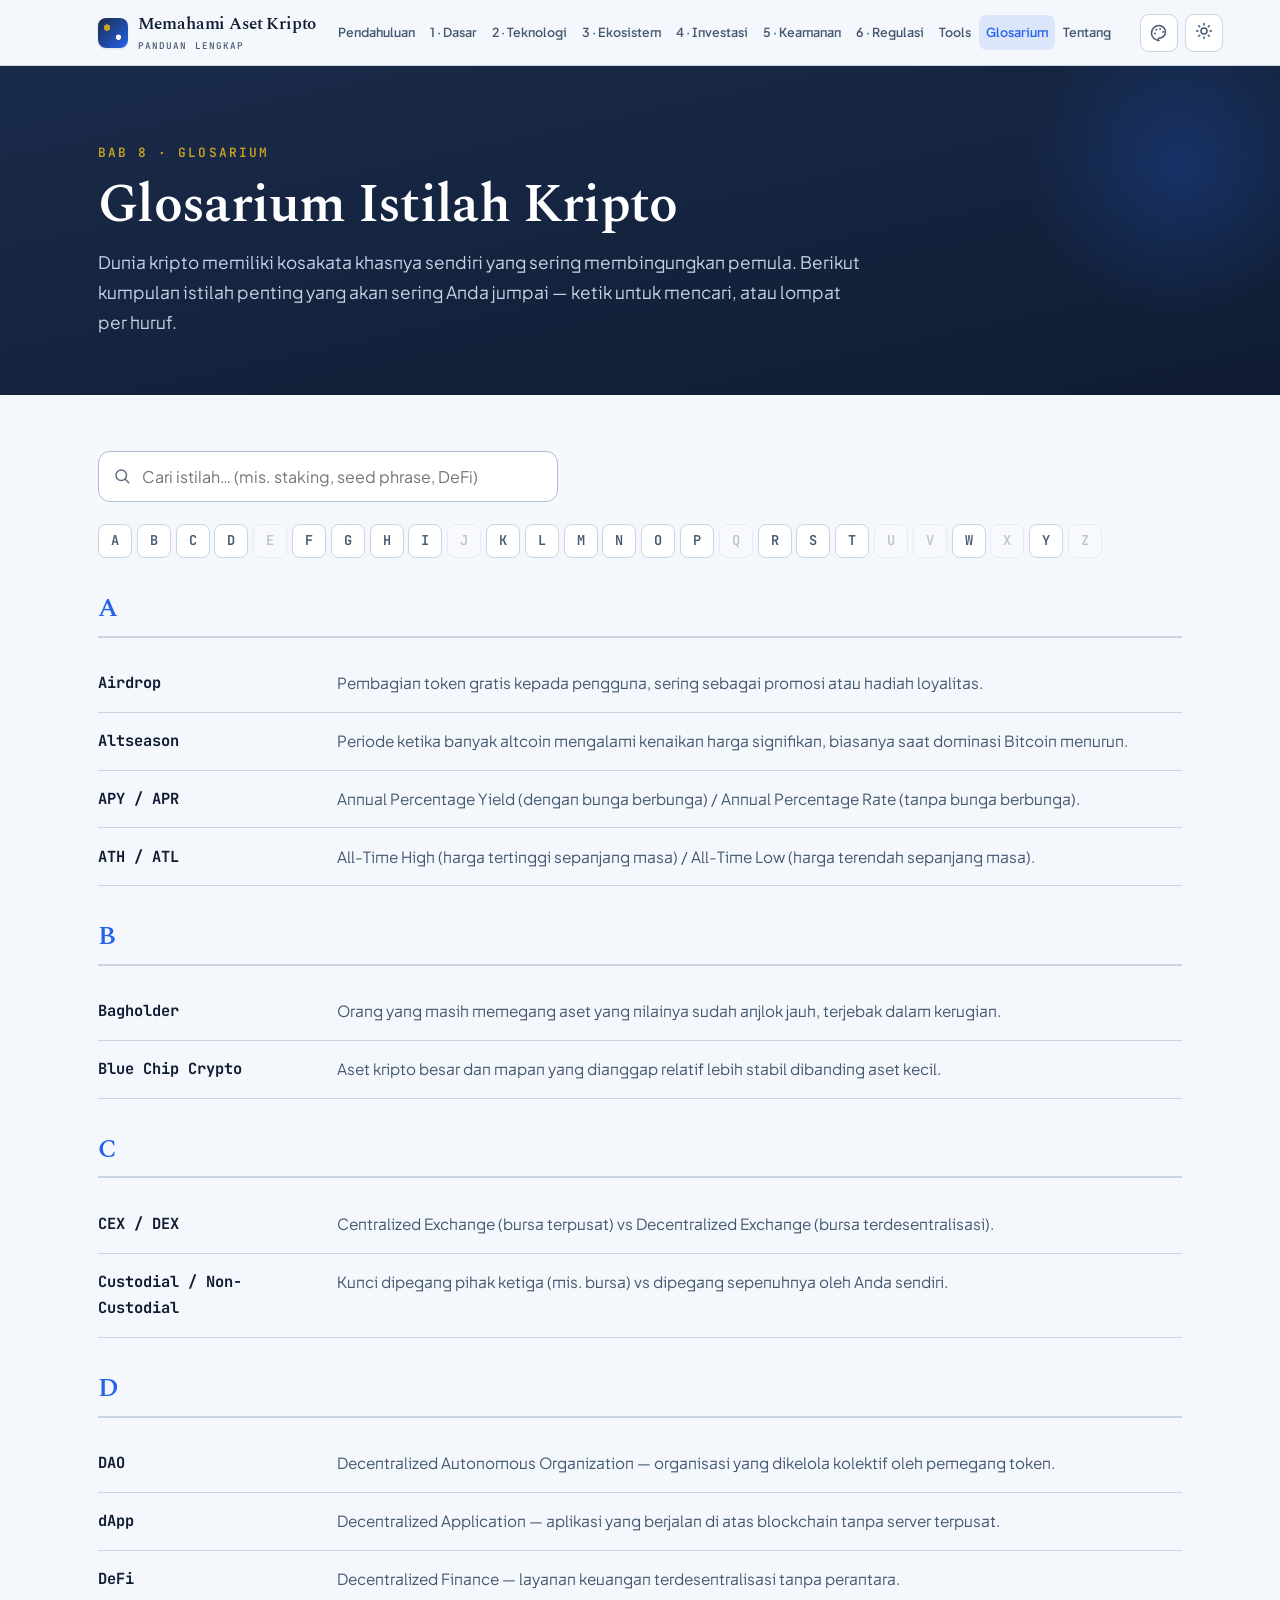
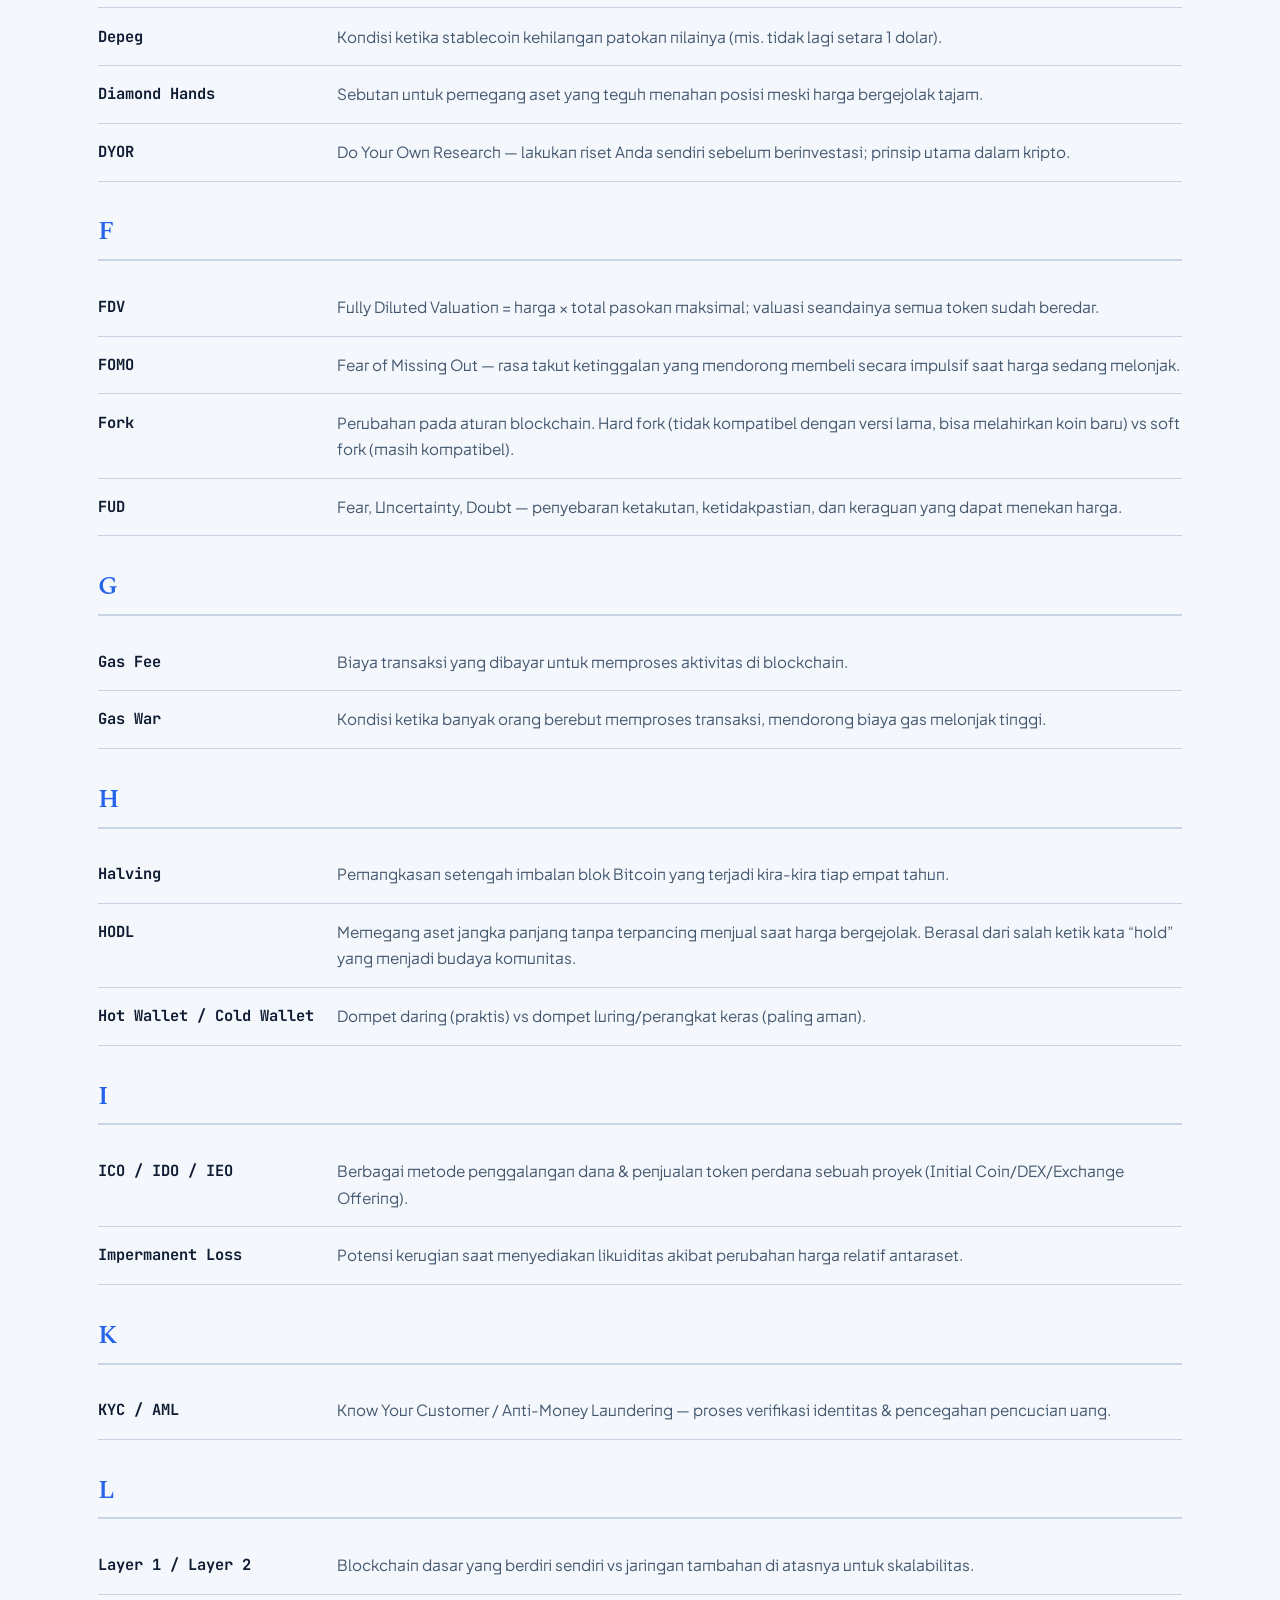
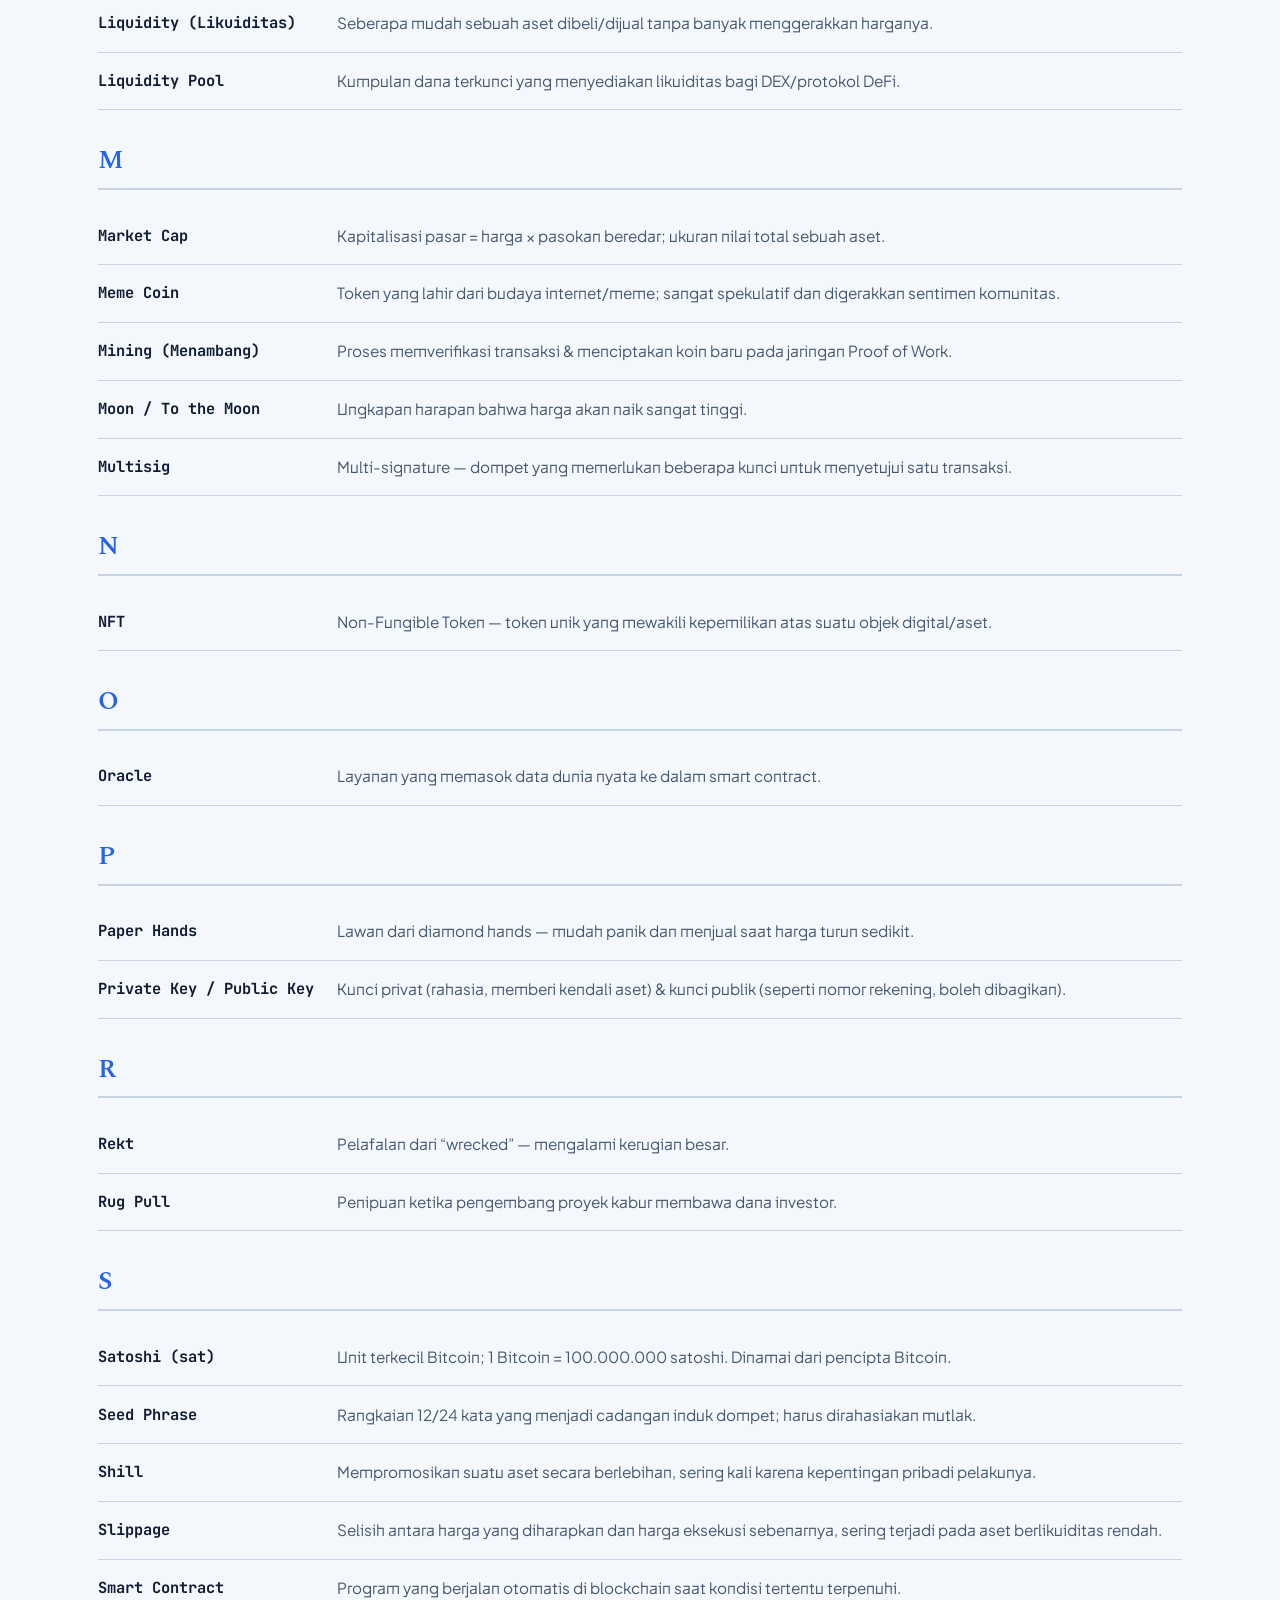
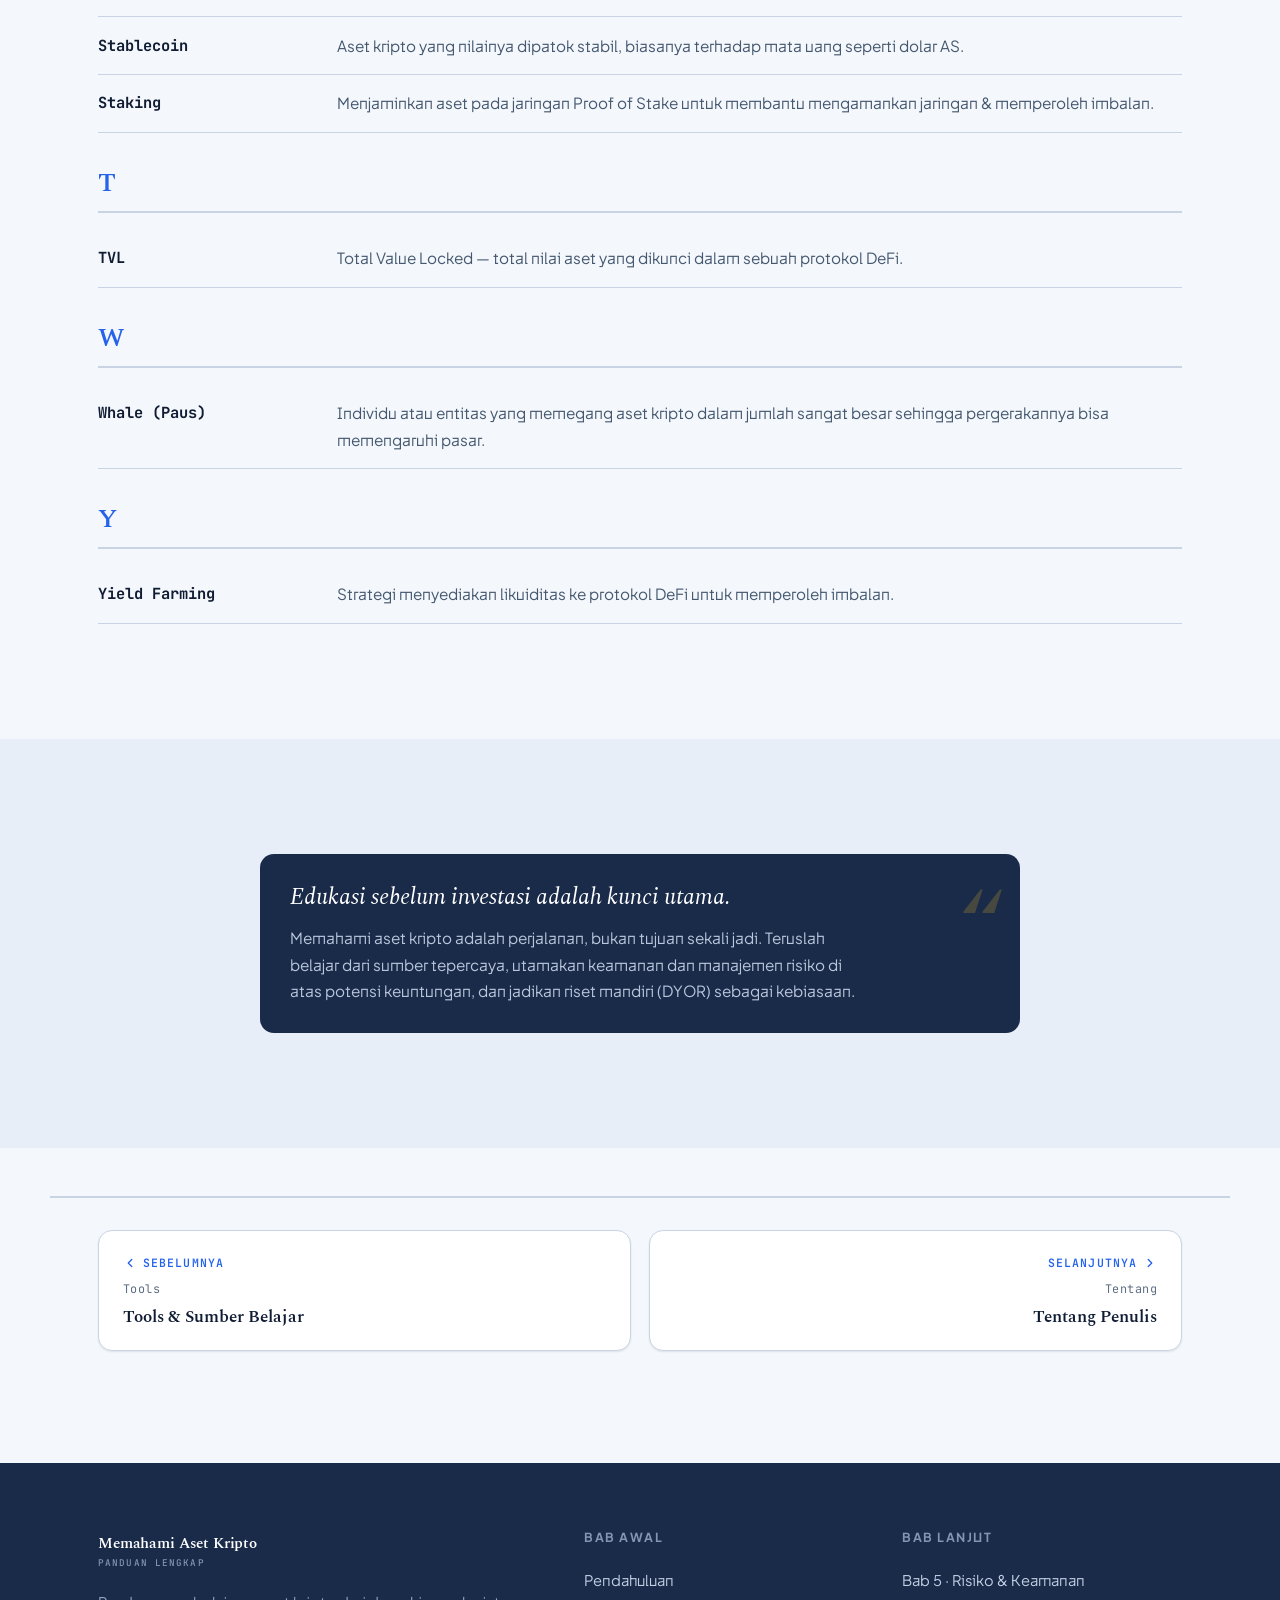
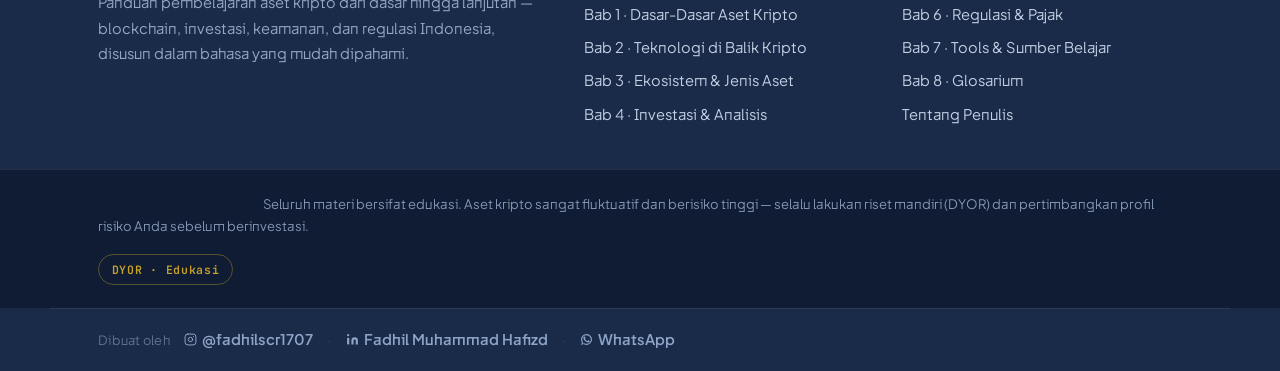
<file: glosarium.html>
﻿<!DOCTYPE html>
<html lang="id" data-accent="blue">
<head>
<meta charset="UTF-8" />
<meta name="viewport" content="width=device-width, initial-scale=1.0" />
<title>Bab 8 — Glosarium Istilah Kripto</title>
<meta name="description" content="Glosarium 50+ istilah penting dunia kripto yang dapat dicari dan disusun alfabetis: HODL, FOMO, DYOR, staking, halving, seed phrase, DeFi, NFT, dan banyak lagi." />
<link rel="icon" href="assets/img/favicon.svg" type="image/svg+xml" />
<meta property="og:type" content="website" />
<meta property="og:site_name" content="Memahami Aset Kripto" />
<meta property="og:title" content="Bab 8 — Glosarium Istilah Kripto" />
<meta property="og:description" content="Glosarium 50+ istilah penting dunia kripto yang dapat dicari dan disusun alfabetis: HODL, FOMO, DYOR, staking, halving, seed phrase, DeFi, NFT, dan banyak lagi." />
<meta property="og:image" content="https://memahami-aset-kripto.vercel.app/assets/img/og-image.jpg" />
<meta name="twitter:card" content="summary_large_image" />
<meta name="twitter:title" content="Bab 8 — Glosarium Istilah Kripto" />
<meta name="twitter:description" content="Glosarium 50+ istilah penting dunia kripto yang dapat dicari dan disusun alfabetis: HODL, FOMO, DYOR, staking, halving, seed phrase, DeFi, NFT, dan banyak lagi." />
<link rel="preconnect" href="https://fonts.googleapis.com" />
<link rel="preconnect" href="https://fonts.gstatic.com" crossorigin />
<link href="https://fonts.googleapis.com/css2?family=Spectral:ital,wght@0,500;0,600;0,700;1,500;1,600&family=Plus+Jakarta+Sans:wght@400;500;600;700;800&family=JetBrains+Mono:wght@400;500;600;700&display=swap" rel="stylesheet" />
<link rel="stylesheet" href="assets/css/tokens.css" />
<link rel="stylesheet" href="assets/css/components.css" />
<link rel="stylesheet" href="assets/css/viz.css" />
</head>
<body>
<div id="site-nav"></div>

<main id="main">
  <header class="chap-hero">
    <div class="chap-hero__inner">
      <p class="kicker">Bab 8 · Glosarium</p>
      <h1>Glosarium Istilah Kripto</h1>
      <p>Dunia kripto memiliki kosakata khasnya sendiri yang sering membingungkan pemula. Berikut kumpulan istilah penting yang akan sering Anda jumpai — ketik untuk mencari, atau lompat per huruf.</p>
    </div>
  </header>

  <div class="shell section" style="padding-top:clamp(34px,5vw,56px)">
    <div class="glos-search reveal">
      <svg viewBox="0 0 24 24" fill="none" stroke="currentColor" stroke-width="2" stroke-linecap="round" stroke-linejoin="round"><circle cx="11" cy="11" r="7"/><path d="m21 21-4.3-4.3"/></svg>
      <input type="search" id="glos-q" placeholder="Cari istilah… (mis. staking, seed phrase, DeFi)" aria-label="Cari istilah" />
    </div>

    <nav class="alpha-nav" id="alpha-nav" aria-label="Navigasi huruf"></nav>

    <div id="glos-list"></div>
    <p class="glos-empty" id="glos-empty">Tidak ada istilah yang cocok dengan pencarian Anda.</p>
  </div>

  <section class="section section--tint">
    <div class="shell center">
      <div class="adage reveal" style="max-width:760px;margin-inline:auto;text-align:left">
        <q>Edukasi sebelum investasi adalah kunci utama.</q>
        <p>Memahami aset kripto adalah perjalanan, bukan tujuan sekali jadi. Teruslah belajar dari sumber tepercaya, utamakan keamanan dan manajemen risiko di atas potensi keuntungan, dan jadikan riset mandiri (DYOR) sebagai kebiasaan.</p>
      </div>
    </div>
  </section>

  <nav class="pager" id="site-pager" aria-label="Navigasi bab"></nav>
</main>

<div id="site-footer"></div>
<script src="assets/js/particles.js"></script>
<script src="assets/js/site.js"></script>
<script src="assets/js/viz.js"></script>
<script src="assets/js/glossary.js"></script>
</body>
</html>
</file>
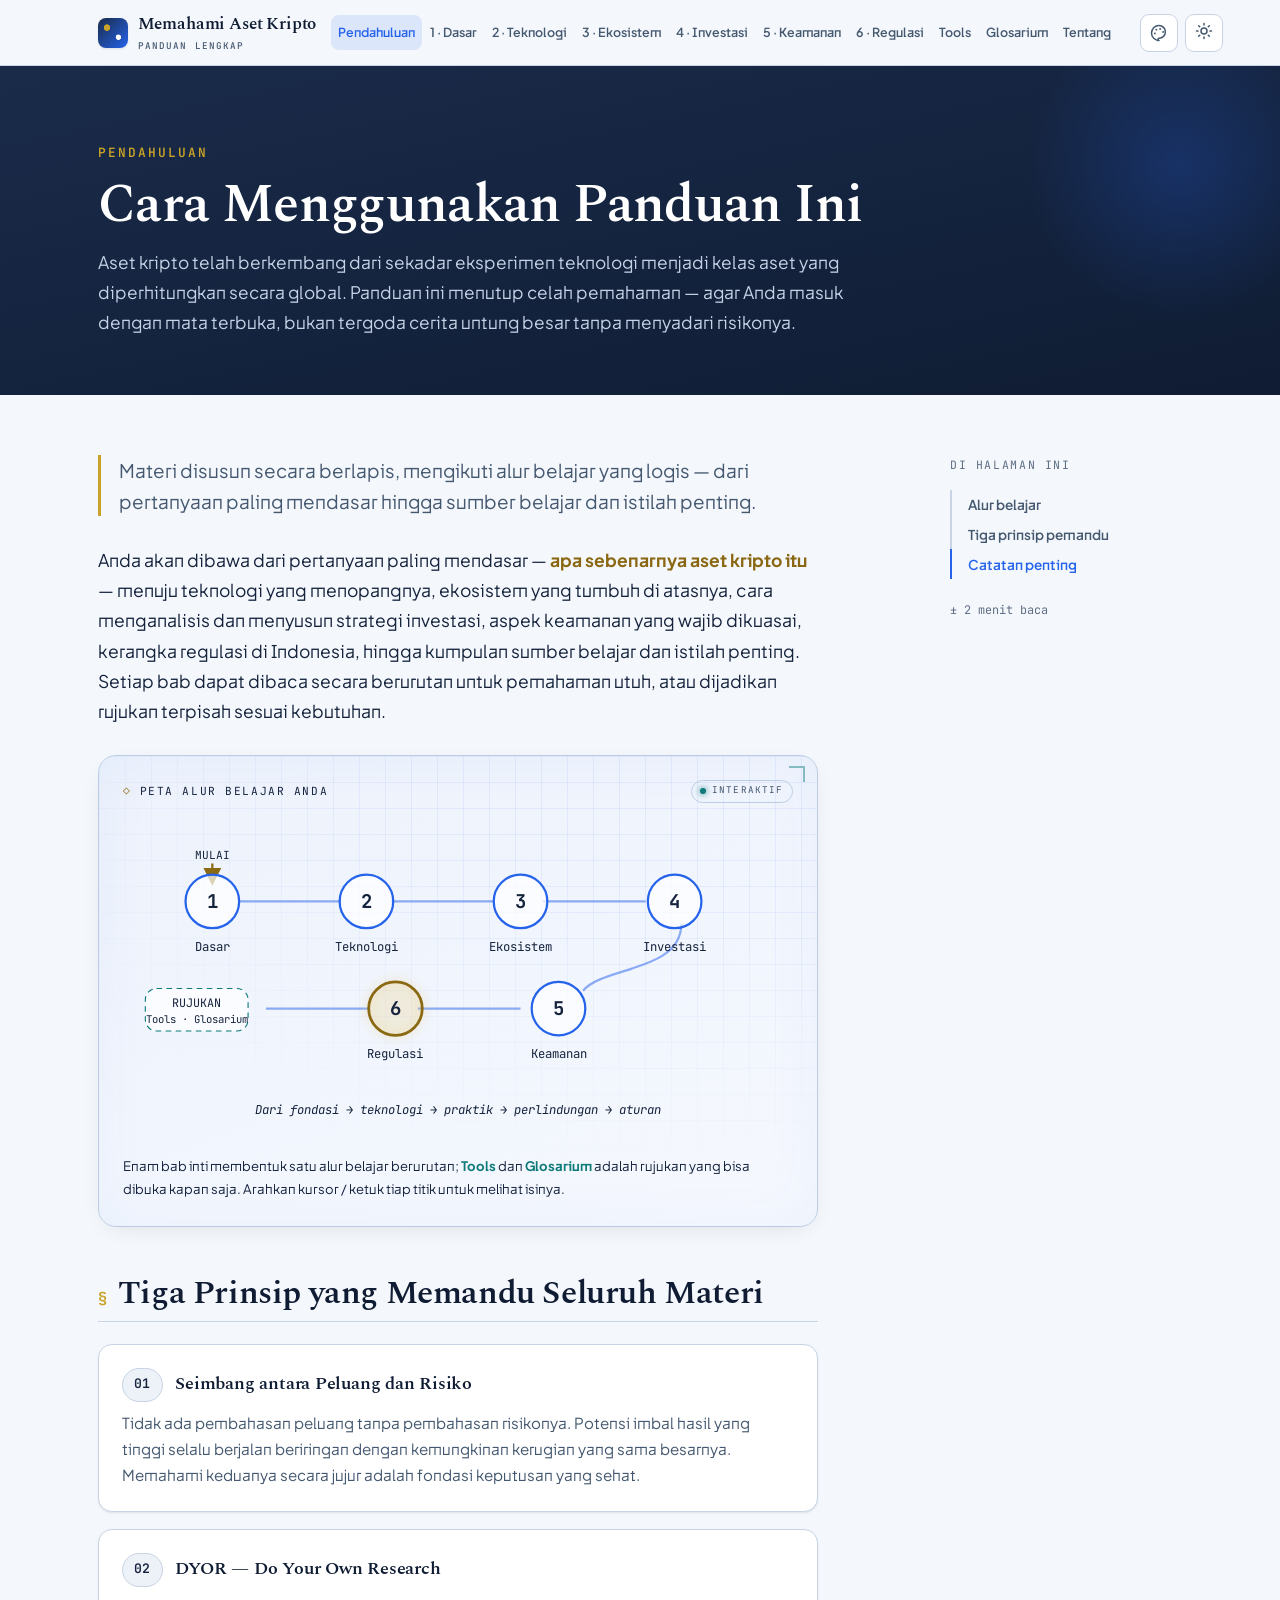
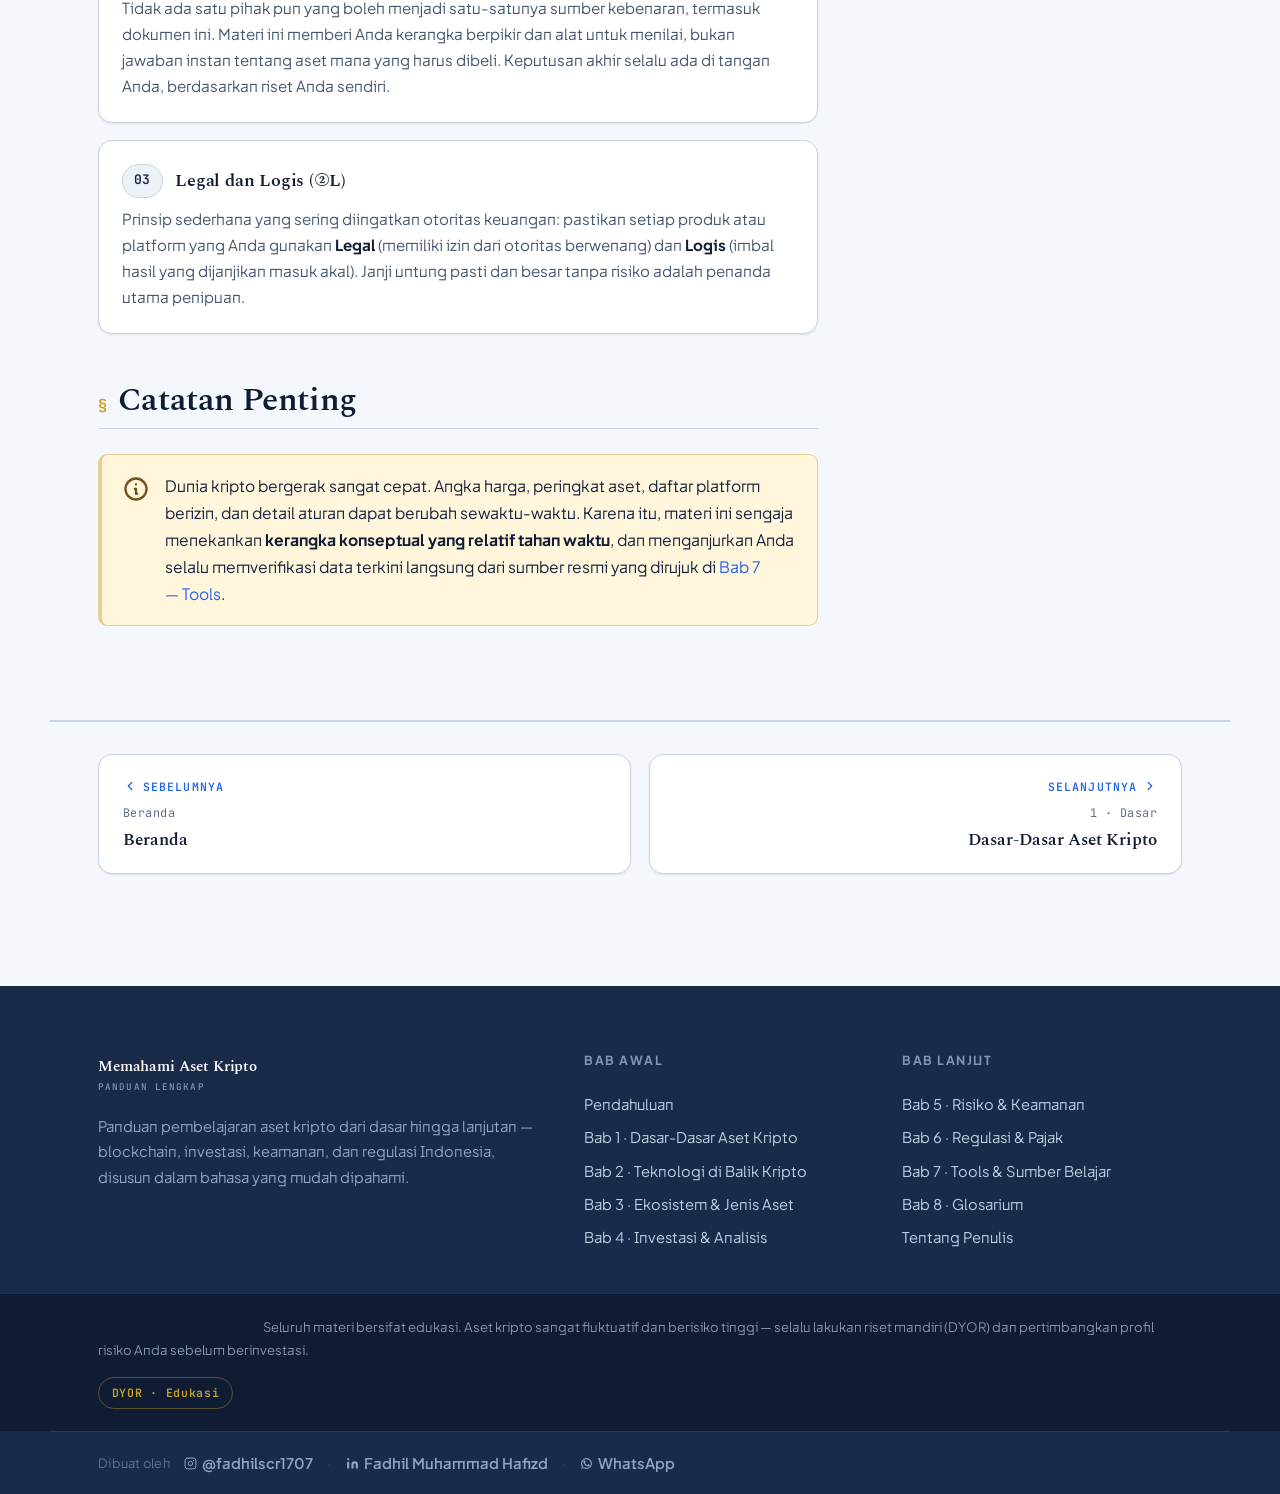
<file: pendahuluan.html>
﻿<!DOCTYPE html>
<html lang="id" data-accent="blue">
<head>
<meta charset="UTF-8" />
<meta name="viewport" content="width=device-width, initial-scale=1.0" />
<title>Pendahuluan — Memahami Aset Kripto</title>
<meta name="description" content="Cara menggunakan panduan ini dan tiga prinsip yang memandu seluruh materi: seimbang peluang & risiko, DYOR, serta Legal dan Logis." />
<link rel="icon" href="assets/img/favicon.svg" type="image/svg+xml" />
<meta property="og:type" content="website" />
<meta property="og:site_name" content="Memahami Aset Kripto" />
<meta property="og:title" content="Pendahuluan — Memahami Aset Kripto" />
<meta property="og:description" content="Cara menggunakan panduan ini dan tiga prinsip yang memandu seluruh materi: seimbang peluang &amp; risiko, DYOR, serta Legal dan Logis." />
<meta property="og:image" content="https://memahami-aset-kripto.vercel.app/assets/img/og-image.jpg" />
<meta name="twitter:card" content="summary_large_image" />
<meta name="twitter:title" content="Pendahuluan — Memahami Aset Kripto" />
<meta name="twitter:description" content="Cara menggunakan panduan ini dan tiga prinsip yang memandu seluruh materi: seimbang peluang &amp; risiko, DYOR, serta Legal dan Logis." />
<link rel="preconnect" href="https://fonts.googleapis.com" />
<link rel="preconnect" href="https://fonts.gstatic.com" crossorigin />
<link href="https://fonts.googleapis.com/css2?family=Spectral:ital,wght@0,500;0,600;0,700;1,500;1,600&family=Plus+Jakarta+Sans:wght@400;500;600;700;800&family=JetBrains+Mono:wght@400;500;600;700&display=swap" rel="stylesheet" />
<link rel="stylesheet" href="assets/css/tokens.css" />
<link rel="stylesheet" href="assets/css/components.css" />
<link rel="stylesheet" href="assets/css/viz.css" />
</head>
<body>
<div id="site-nav"></div>

<main id="main">
  <header class="chap-hero">
    <div class="chap-hero__inner">
      <p class="kicker">Pendahuluan</p>
      <h1>Cara Menggunakan Panduan Ini</h1>
      <p>Aset kripto telah berkembang dari sekadar eksperimen teknologi menjadi kelas aset yang diperhitungkan secara global. Panduan ini menutup celah pemahaman — agar Anda masuk dengan mata terbuka, bukan tergoda cerita untung besar tanpa menyadari risikonya.</p>
    </div>
  </header>

  <div class="chap-layout">
    <article class="prose">
      <section id="alur">
        <p class="lead">Materi disusun secara berlapis, mengikuti alur belajar yang logis — dari pertanyaan paling mendasar hingga sumber belajar dan istilah penting.</p>
        <p>Anda akan dibawa dari pertanyaan paling mendasar — <strong>apa sebenarnya aset kripto itu</strong> — menuju teknologi yang menopangnya, ekosistem yang tumbuh di atasnya, cara menganalisis dan menyusun strategi investasi, aspek keamanan yang wajib dikuasai, kerangka regulasi di Indonesia, hingga kumpulan sumber belajar dan istilah penting. Setiap bab dapat dibaca secara berurutan untuk pemahaman utuh, atau dijadikan rujukan terpisah sesuai kebutuhan.</p>

        <div class="viz reveal">
          <p class="viz__cap">Peta alur belajar Anda <span class="tag">interaktif</span></p>
          <svg viewBox="0 0 600 285" role="img" aria-label="Peta enam bab inti dari dasar hingga regulasi, ditambah dua bab rujukan.">
            <!-- connectors -->
            <g fill="none" stroke="var(--v-line)" stroke-width="2" opacity=".5">
              <path d="M104 72 H196"/><path d="M240 72 H332"/><path d="M376 72 H468"/>
              <path d="M500 92 C500 135 430 130 412 152"/>
              <path d="M356 168 H264"/><path d="M220 168 H128"/>
            </g>
            <!-- start marker -->
            <text x="80" y="34" text-anchor="middle" font-size="10" fill="var(--v-gold)" font-family="var(--font-mono)">MULAI</text>
            <path d="M80 38 V52" stroke="var(--v-gold)" stroke-width="2" marker-end="url(#rmar)"/>
            <defs><marker id="rmar" markerWidth="8" markerHeight="8" refX="5" refY="4" orient="auto"><path d="M0 0 L8 4 L0 8z" fill="var(--v-gold)"/></marker></defs>

            <!-- Row 1: Bab 1-4 -->
            <g class="viz-hot" data-tip="Bab 1 · Dasar-Dasar|Apa itu aset kripto, asal-usul Bitcoin, dan mengapa ia bisa bernilai.">
              <circle cx="80" cy="72" r="24" fill="var(--v-surf)" stroke="var(--v-line)" stroke-width="2"/>
              <text x="80" y="78" text-anchor="middle" font-size="17" fill="var(--v-line)" font-family="var(--font-serif)" font-weight="700">1</text>
              <text x="80" y="116" text-anchor="middle" font-size="11" fill="var(--v-mut)">Dasar</text>
            </g>
            <g class="viz-hot" data-tip="Bab 2 · Teknologi|Blockchain, konsensus PoW/PoS, Layer 1 vs 2, dan dompet.">
              <circle cx="218" cy="72" r="24" fill="var(--v-surf)" stroke="var(--v-line)" stroke-width="2"/>
              <text x="218" y="78" text-anchor="middle" font-size="17" fill="var(--v-line)" font-family="var(--font-serif)" font-weight="700">2</text>
              <text x="218" y="116" text-anchor="middle" font-size="11" fill="var(--v-mut)">Teknologi</text>
            </g>
            <g class="viz-hot" data-tip="Bab 3 · Ekosistem|Koin vs token, DeFi, staking, stablecoin, NFT, dan tokenomics.">
              <circle cx="356" cy="72" r="24" fill="var(--v-surf)" stroke="var(--v-line)" stroke-width="2"/>
              <text x="356" y="78" text-anchor="middle" font-size="17" fill="var(--v-line)" font-family="var(--font-serif)" font-weight="700">3</text>
              <text x="356" y="116" text-anchor="middle" font-size="11" fill="var(--v-mut)">Ekosistem</text>
            </g>
            <g class="viz-hot" data-tip="Bab 4 · Investasi|Siklus pasar, halving, analisis, sentimen, dan strategi DCA.">
              <circle cx="494" cy="72" r="24" fill="var(--v-surf)" stroke="var(--v-line)" stroke-width="2"/>
              <text x="494" y="78" text-anchor="middle" font-size="17" fill="var(--v-line)" font-family="var(--font-serif)" font-weight="700">4</text>
              <text x="494" y="116" text-anchor="middle" font-size="11" fill="var(--v-mut)">Investasi</text>
            </g>

            <!-- Row 2: Bab 5-6 -->
            <g class="viz-hot" data-tip="Bab 5 · Keamanan|Kategori risiko, self-custody, seed phrase, dan jenis penipuan.">
              <circle cx="390" cy="168" r="24" fill="var(--v-surf)" stroke="var(--v-line)" stroke-width="2"/>
              <text x="390" y="174" text-anchor="middle" font-size="17" fill="var(--v-line)" font-family="var(--font-serif)" font-weight="700">5</text>
              <text x="390" y="212" text-anchor="middle" font-size="11" fill="var(--v-mut)">Keamanan</text>
            </g>
            <g class="viz-hot" data-tip="Bab 6 · Regulasi|Status hukum di Indonesia, OJK, pajak PMK 50/2025, dan CBDC.">
              <circle cx="244" cy="168" r="24" fill="rgba(230,198,103,.14)" stroke="var(--v-gold)" stroke-width="2.5" class="glow-gold"/>
              <text x="244" y="174" text-anchor="middle" font-size="17" fill="var(--v-gold)" font-family="var(--font-serif)" font-weight="700">6</text>
              <text x="244" y="212" text-anchor="middle" font-size="11" fill="var(--v-mut)">Regulasi</text>
            </g>

            <!-- reference chapters -->
            <path d="M220 168 H128" stroke="none"/>
            <g class="viz-hot" data-tip="Bab 7 &amp; 8 · Rujukan|Direktori tools tepercaya dan glosarium istilah — dipakai kapan pun dibutuhkan.">
              <rect x="20" y="150" width="92" height="38" rx="10" fill="var(--v-surf)" stroke="var(--v-cyan)" stroke-dasharray="5 4"/>
              <text x="66" y="167" text-anchor="middle" font-size="10.5" fill="var(--v-cyan)" font-family="var(--font-mono)">RUJUKAN</text>
              <text x="66" y="181" text-anchor="middle" font-size="9.5" fill="var(--v-mut)">Tools · Glosarium</text>
            </g>

            <text x="300" y="262" text-anchor="middle" font-size="11" fill="var(--v-mut)" font-style="italic">Dari fondasi → teknologi → praktik → perlindungan → aturan</text>
          </svg>
          <p class="viz__note">Enam bab inti membentuk satu alur belajar berurutan; <strong style="color:var(--v-cyan)">Tools</strong> dan <strong style="color:var(--v-cyan)">Glosarium</strong> adalah rujukan yang bisa dibuka kapan saja. Arahkan kursor / ketuk tiap titik untuk melihat isinya.</p>
        </div>
      </section>

      <section id="prinsip">
        <h2><span class="nmark">§</span> Tiga Prinsip yang Memandu Seluruh Materi</h2>

        <div class="grid" style="margin-top:1.4rem">
          <div class="card reveal">
            <div style="display:flex;align-items:center;gap:.8rem;margin-bottom:.5rem">
              <span class="pill">01</span>
              <h3 style="margin:0">Seimbang antara Peluang dan Risiko</h3>
            </div>
            <p>Tidak ada pembahasan peluang tanpa pembahasan risikonya. Potensi imbal hasil yang tinggi selalu berjalan beriringan dengan kemungkinan kerugian yang sama besarnya. Memahami keduanya secara jujur adalah fondasi keputusan yang sehat.</p>
          </div>
          <div class="card reveal">
            <div style="display:flex;align-items:center;gap:.8rem;margin-bottom:.5rem">
              <span class="pill">02</span>
              <h3 style="margin:0">DYOR — Do Your Own Research</h3>
            </div>
            <p>Tidak ada satu pihak pun yang boleh menjadi satu-satunya sumber kebenaran, termasuk dokumen ini. Materi ini memberi Anda kerangka berpikir dan alat untuk menilai, bukan jawaban instan tentang aset mana yang harus dibeli. Keputusan akhir selalu ada di tangan Anda, berdasarkan riset Anda sendiri.</p>
          </div>
          <div class="card reveal">
            <div style="display:flex;align-items:center;gap:.8rem;margin-bottom:.5rem">
              <span class="pill">03</span>
              <h3 style="margin:0">Legal dan Logis (2L)</h3>
            </div>
            <p>Prinsip sederhana yang sering diingatkan otoritas keuangan: pastikan setiap produk atau platform yang Anda gunakan <strong>Legal</strong> (memiliki izin dari otoritas berwenang) dan <strong>Logis</strong> (imbal hasil yang dijanjikan masuk akal). Janji untung pasti dan besar tanpa risiko adalah penanda utama penipuan.</p>
          </div>
        </div>
      </section>

      <section id="catatan">
        <h2><span class="nmark">§</span> Catatan Penting</h2>
        <div class="callout callout--note">
          <span class="callout__ic" aria-hidden="true"><svg viewBox="0 0 24 24" fill="none" stroke="currentColor" stroke-width="2" stroke-linecap="round" stroke-linejoin="round"><circle cx="12" cy="12" r="9"/><path d="M12 8h.01M11 12h1v4h1"/></svg></span>
          <div class="callout__body">
            <p>Dunia kripto bergerak sangat cepat. Angka harga, peringkat aset, daftar platform berizin, dan detail aturan dapat berubah sewaktu-waktu. Karena itu, materi ini sengaja menekankan <strong>kerangka konseptual yang relatif tahan waktu</strong>, dan menganjurkan Anda selalu memverifikasi data terkini langsung dari sumber resmi yang dirujuk di <a href="tools.html">Bab 7 — Tools</a>.</p>
          </div>
        </div>
      </section>
    </article>

    <aside class="toc" aria-label="Daftar isi halaman">
      <p class="toc__title">Di halaman ini</p>
      <ul>
        <li><a href="#alur">Alur belajar</a></li>
        <li><a href="#prinsip">Tiga prinsip pemandu</a></li>
        <li><a href="#catatan">Catatan penting</a></li>
      </ul>
      <p class="toc__read" data-readtime></p>
    </aside>
  </div>

  <nav class="pager" id="site-pager" aria-label="Navigasi bab"></nav>
</main>

<div id="site-footer"></div>
<script src="assets/js/particles.js"></script>
<script src="assets/js/site.js"></script>
<script src="assets/js/viz.js"></script>
</body>
</html>
</file>
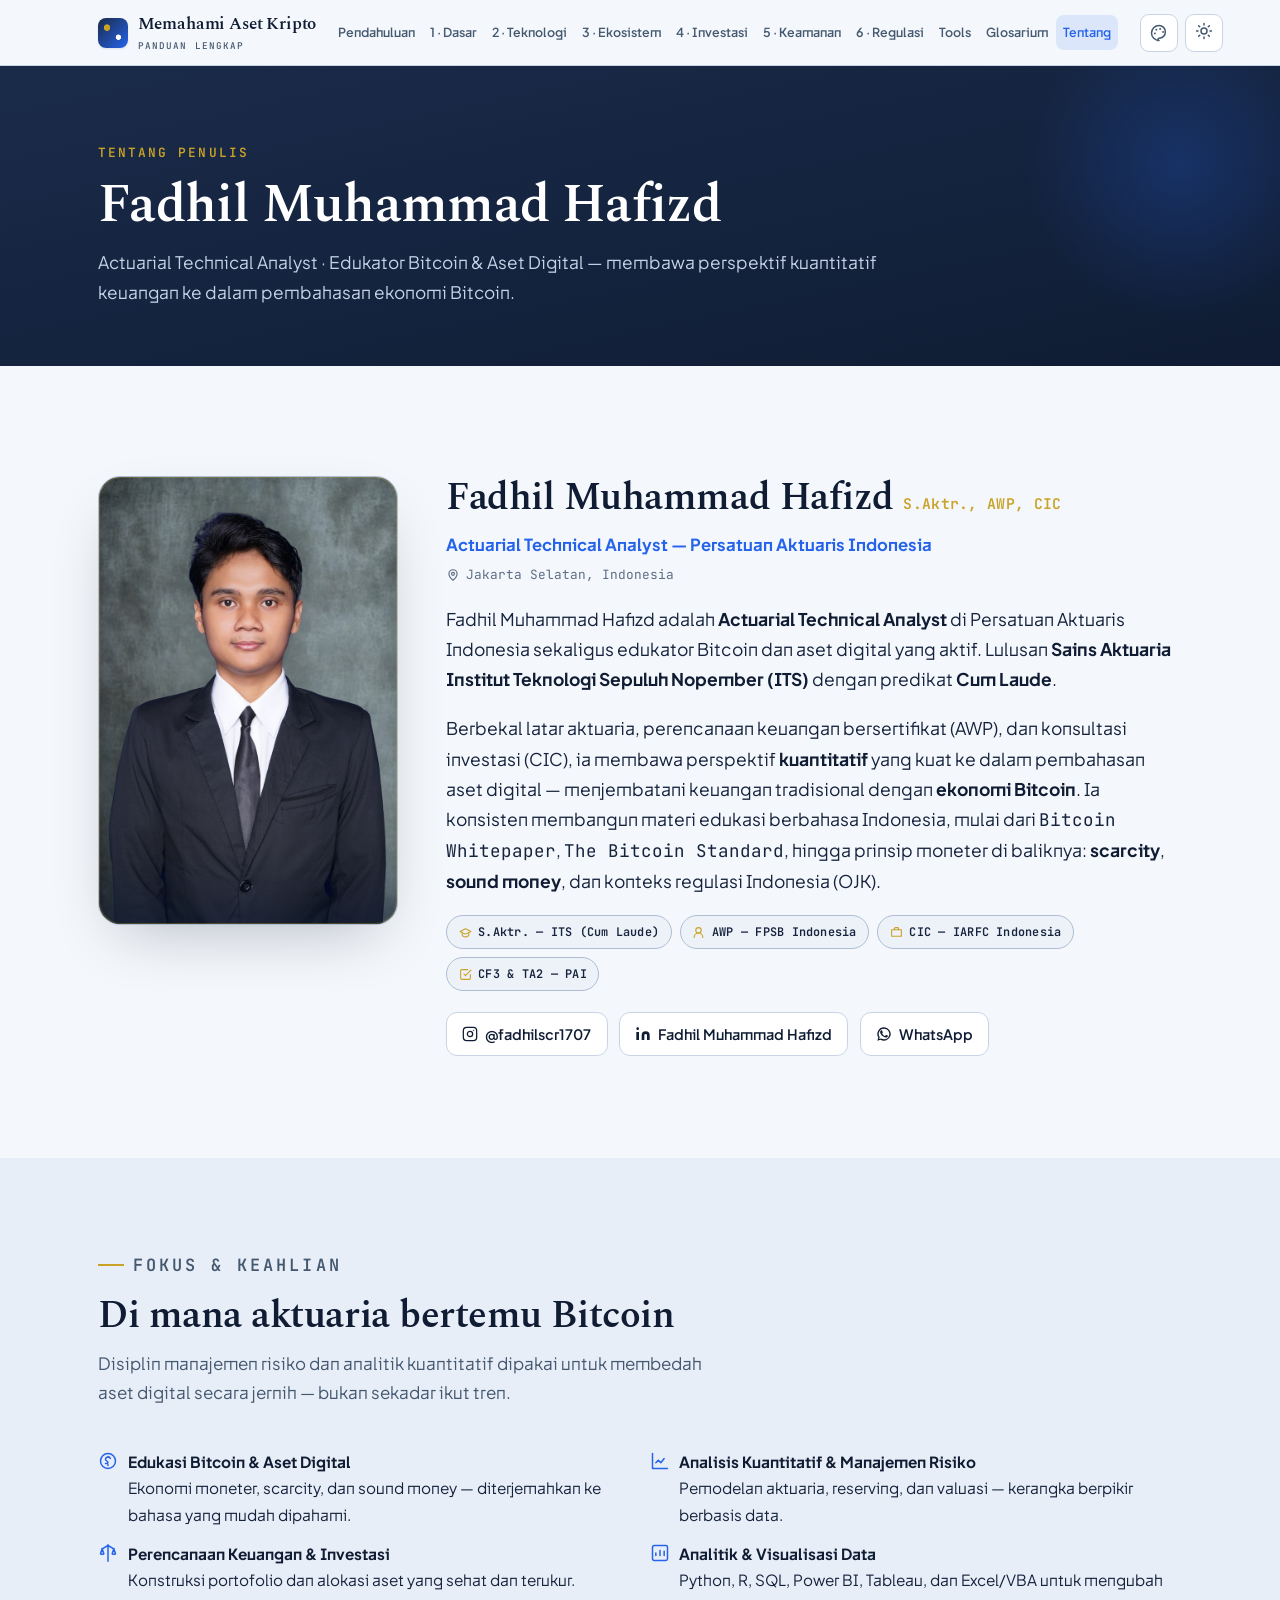
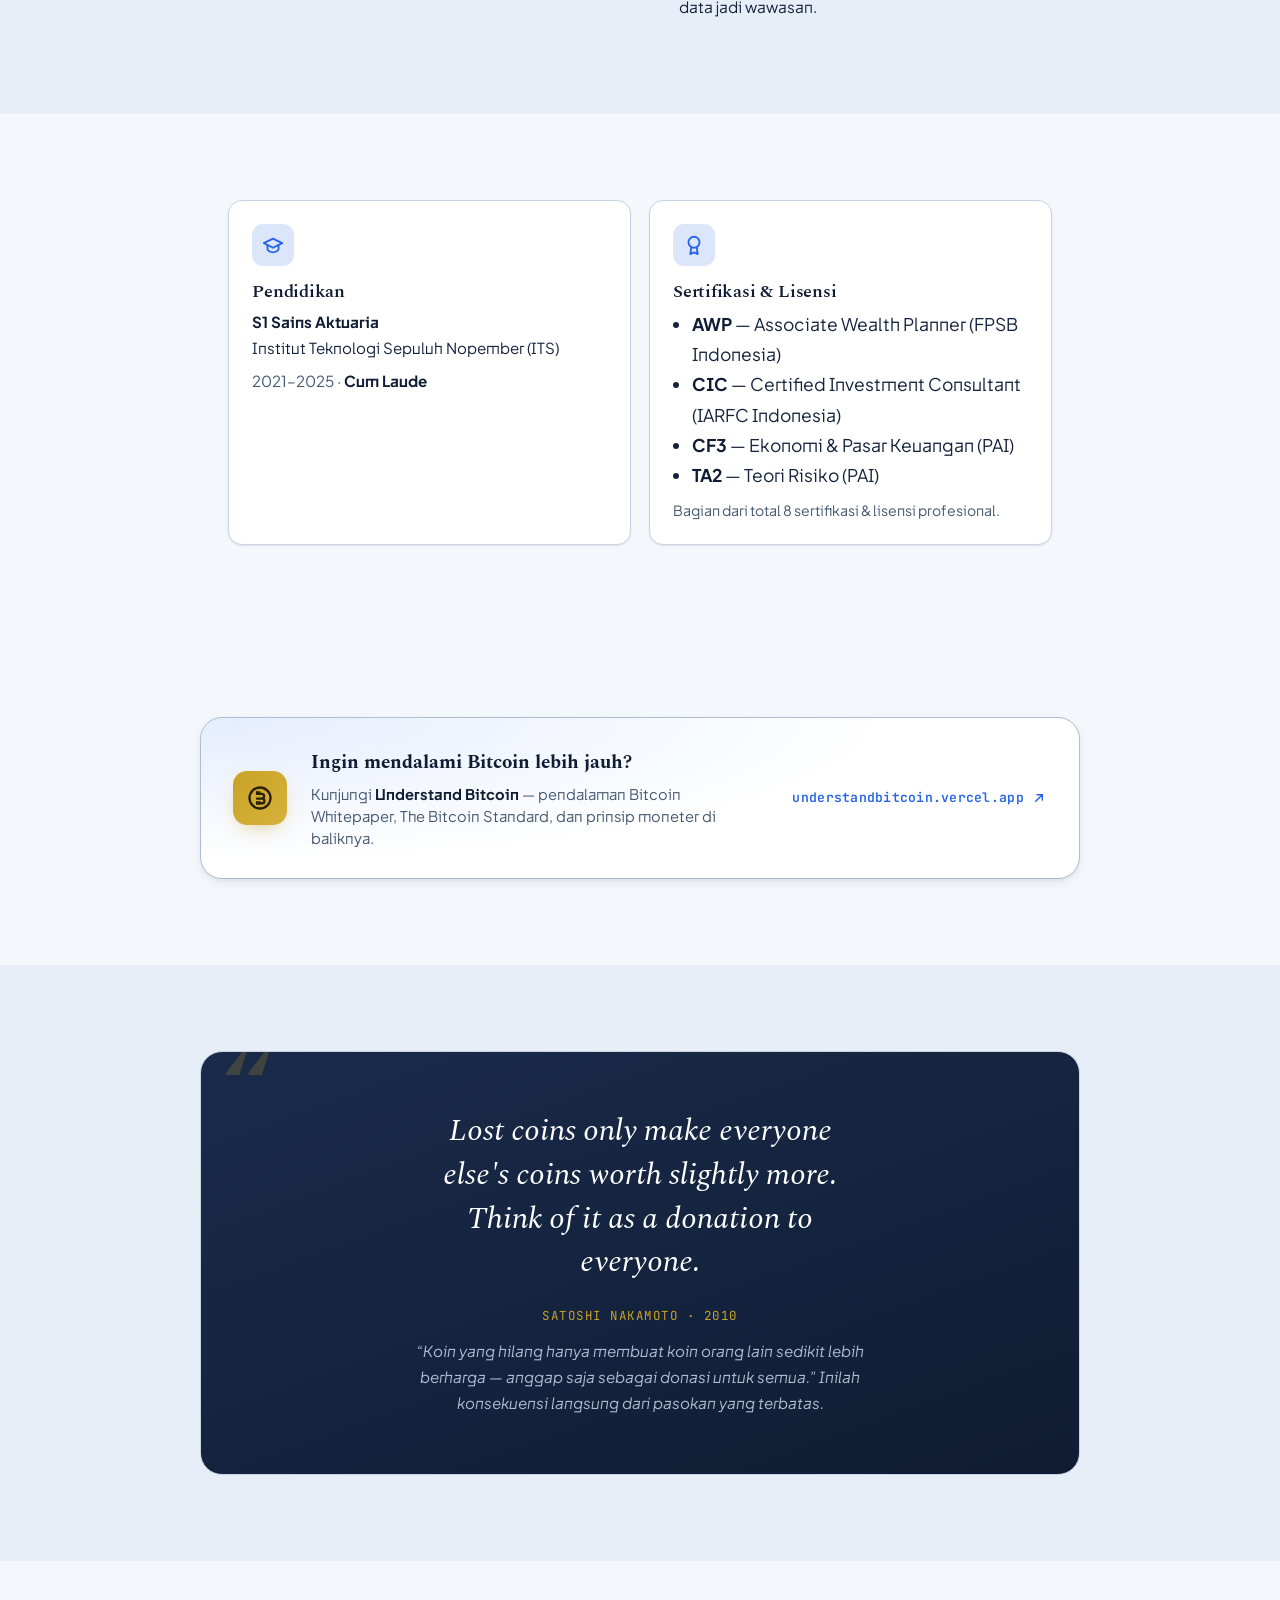
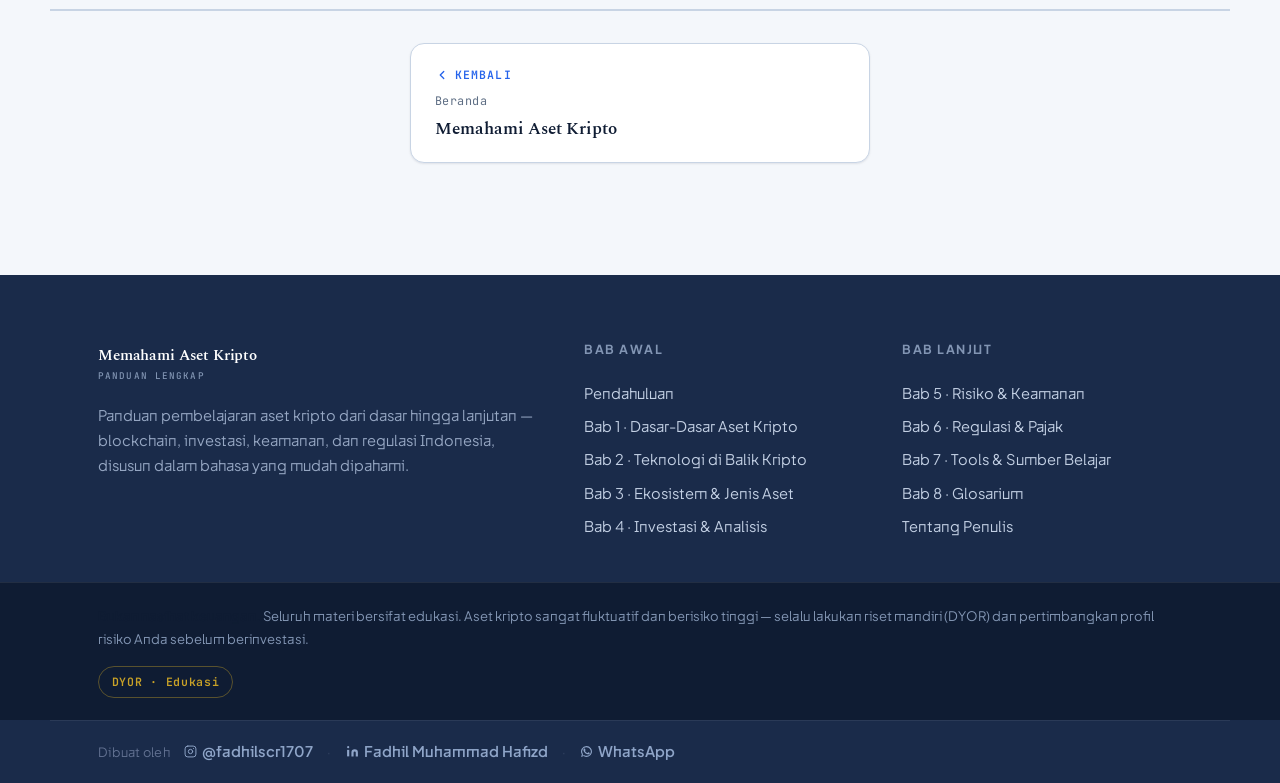
<file: tentang.html>
<!DOCTYPE html>
<html lang="id" data-accent="blue">
<head>
<meta charset="UTF-8" />
<meta name="viewport" content="width=device-width, initial-scale=1.0" />
<title>Tentang Penulis — Memahami Aset Kripto</title>
<meta name="description" content="Profil Fadhil Muhammad Hafizd, S.Aktr., AWP, CIC — Actuarial Technical Analyst dan edukator Bitcoin & aset digital, penyusun panduan Memahami Aset Kripto." />
<link rel="icon" href="assets/img/favicon.svg" type="image/svg+xml" />
<meta property="og:type" content="profile" />
<meta property="og:site_name" content="Memahami Aset Kripto" />
<meta property="og:title" content="Tentang Penulis — Fadhil Muhammad Hafizd" />
<meta property="og:description" content="Actuarial Technical Analyst & edukator Bitcoin/aset digital. Perspektif kuantitatif untuk memahami ekonomi Bitcoin." />
<meta property="og:image" content="https://memahami-aset-kripto.vercel.app/assets/img/og-image.jpg" />
<meta name="twitter:card" content="summary_large_image" />
<meta name="twitter:title" content="Tentang Penulis — Fadhil Muhammad Hafizd" />
<meta name="twitter:description" content="Actuarial Technical Analyst & edukator Bitcoin/aset digital. Perspektif kuantitatif untuk memahami ekonomi Bitcoin." />
<link rel="preconnect" href="https://fonts.googleapis.com" />
<link rel="preconnect" href="https://fonts.gstatic.com" crossorigin />
<link href="https://fonts.googleapis.com/css2?family=Spectral:ital,wght@0,500;0,600;0,700;1,500;1,600&family=Plus+Jakarta+Sans:wght@400;500;600;700;800&family=JetBrains+Mono:wght@400;500;600;700&display=swap" rel="stylesheet" />
<link rel="stylesheet" href="assets/css/tokens.css" />
<link rel="stylesheet" href="assets/css/components.css" />
<link rel="stylesheet" href="assets/css/viz.css" />
</head>
<body>
<div id="site-nav"></div>

<main id="main">
  <header class="chap-hero">
    <div class="chap-hero__inner">
      <p class="kicker">Tentang Penulis</p>
      <h1>Fadhil Muhammad Hafizd</h1>
      <p>Actuarial Technical Analyst &middot; Edukator Bitcoin &amp; Aset Digital — membawa perspektif kuantitatif keuangan ke dalam pembahasan ekonomi Bitcoin.</p>
    </div>
  </header>

  <!-- ============ PROFILE ============ -->
  <section class="section">
    <div class="shell">
      <div class="profile reveal">
        <div class="profile__photo">
          <img src="assets/img/fadhil-profile.jpg" alt="Foto Fadhil Muhammad Hafizd" />
        </div>
        <div class="profile__body">
          <h2 class="profile__name">Fadhil Muhammad Hafizd <span style="font-family:var(--font-mono);font-size:.92rem;color:var(--gold);font-weight:600;letter-spacing:.02em">S.Aktr., AWP, CIC</span></h2>
          <p class="profile__role">Actuarial Technical Analyst — Persatuan Aktuaris Indonesia</p>
          <p class="profile__loc">
            <svg viewBox="0 0 24 24" fill="none" stroke="currentColor" stroke-width="2" stroke-linecap="round" stroke-linejoin="round"><path d="M12 21s-7-5.2-7-11a7 7 0 0 1 14 0c0 5.8-7 11-7 11z"/><circle cx="12" cy="10" r="2.5"/></svg>
            Jakarta Selatan, Indonesia
          </p>
          <div class="profile__bio">
            <p>Fadhil Muhammad Hafizd adalah <strong>Actuarial Technical Analyst</strong> di Persatuan Aktuaris Indonesia sekaligus edukator Bitcoin dan aset digital yang aktif. Lulusan <strong>Sains Aktuaria Institut Teknologi Sepuluh Nopember (ITS)</strong> dengan predikat <strong>Cum Laude</strong>.</p>
            <p>Berbekal latar aktuaria, perencanaan keuangan bersertifikat (AWP), dan konsultasi investasi (CIC), ia membawa perspektif <strong>kuantitatif</strong> yang kuat ke dalam pembahasan aset digital — menjembatani keuangan tradisional dengan <strong>ekonomi Bitcoin</strong>. Ia konsisten membangun materi edukasi berbahasa Indonesia, mulai dari <span class="mono">Bitcoin Whitepaper</span>, <span class="mono">The Bitcoin Standard</span>, hingga prinsip moneter di baliknya: <strong>scarcity</strong>, <strong>sound money</strong>, dan konteks regulasi Indonesia (OJK).</p>
          </div>
          <div class="cred-row">
            <span class="cred"><svg viewBox="0 0 24 24" fill="none" stroke="currentColor" stroke-width="2" stroke-linecap="round" stroke-linejoin="round"><path d="M22 10 12 5 2 10l10 5 10-5z"/><path d="M6 12v5c0 1 3 3 6 3s6-2 6-3v-5"/></svg>S.Aktr. — ITS (Cum Laude)</span>
            <span class="cred"><svg viewBox="0 0 24 24" fill="none" stroke="currentColor" stroke-width="2" stroke-linecap="round" stroke-linejoin="round"><circle cx="12" cy="8" r="5"/><path d="M20 21a8 8 0 1 0-16 0"/></svg>AWP — FPSB Indonesia</span>
            <span class="cred"><svg viewBox="0 0 24 24" fill="none" stroke="currentColor" stroke-width="2" stroke-linecap="round" stroke-linejoin="round"><path d="M3 7h18v12H3z"/><path d="M8 7V5a2 2 0 0 1 2-2h4a2 2 0 0 1 2 2v2"/></svg>CIC — IARFC Indonesia</span>
            <span class="cred"><svg viewBox="0 0 24 24" fill="none" stroke="currentColor" stroke-width="2" stroke-linecap="round" stroke-linejoin="round"><path d="M9 11l3 3L22 4"/><path d="M21 12v7a2 2 0 0 1-2 2H5a2 2 0 0 1-2-2V5a2 2 0 0 1 2-2h11"/></svg>CF3 &amp; TA2 — PAI</span>
          </div>
          <div class="profile__social">
            <a href="https://instagram.com/fadhilscr1707" target="_blank" rel="noopener noreferrer">
              <svg viewBox="0 0 24 24" fill="none" stroke="currentColor" stroke-width="1.9" stroke-linecap="round" stroke-linejoin="round"><rect x="2" y="2" width="20" height="20" rx="5"/><circle cx="12" cy="12" r="4"/><circle cx="17.5" cy="6.5" r="1" fill="currentColor" stroke="none"/></svg>
              @fadhilscr1707
            </a>
            <a href="https://www.linkedin.com/in/fadhilmuhammadhafizd" target="_blank" rel="noopener noreferrer">
              <svg viewBox="0 0 24 24" fill="currentColor"><path d="M16 8a6 6 0 0 1 6 6v7h-4v-7a2 2 0 0 0-2-2 2 2 0 0 0-2 2v7h-4v-7a6 6 0 0 1 6-6z"/><rect x="2" y="9" width="4" height="12"/><circle cx="4" cy="4" r="2"/></svg>
              Fadhil Muhammad Hafizd
            </a>
            <a href="https://wa.me/6281336782775" target="_blank" rel="noopener noreferrer">
              <svg viewBox="0 0 24 24" fill="currentColor"><path d="M12 2a10 10 0 0 0-8.5 15.3L2 22l4.8-1.5A10 10 0 1 0 12 2zm0 18a8 8 0 0 1-4.1-1.1l-.3-.2-2.9.9.9-2.8-.2-.3A8 8 0 1 1 12 20z"/><path d="M17.5 14.4c-.3-.15-1.7-.84-2-.93-.27-.1-.46-.15-.65.15-.2.3-.75.93-.92 1.12-.17.2-.34.22-.63.08-.3-.15-1.25-.46-2.38-1.47-.88-.78-1.47-1.75-1.64-2.05-.17-.3-.02-.46.13-.6.13-.13.3-.34.44-.5.15-.18.2-.3.3-.5.1-.2.05-.37-.02-.52-.07-.15-.65-1.57-.9-2.15-.24-.56-.48-.48-.65-.5h-.56c-.2 0-.5.07-.77.37-.26.3-1 .98-1 2.4 0 1.4 1.03 2.76 1.17 2.95.15.2 2.02 3.08 4.9 4.32.68.3 1.22.47 1.63.6.68.22 1.3.2 1.8.12.55-.08 1.7-.7 1.94-1.36.24-.67.24-1.24.17-1.36-.07-.12-.26-.2-.56-.34z"/></svg>
              WhatsApp
            </a>
          </div>
        </div>
      </div>
    </div>
  </section>

  <!-- ============ FOCUS / EXPERTISE ============ -->
  <section class="section section--tint">
    <div class="shell">
      <div class="section__head reveal">
        <p class="eyebrow">Fokus &amp; Keahlian</p>
        <h2>Di mana aktuaria bertemu Bitcoin</h2>
        <p>Disiplin manajemen risiko dan analitik kuantitatif dipakai untuk membedah aset digital secara jernih — bukan sekadar ikut tren.</p>
      </div>
      <div class="focus-grid reveal">
        <div class="focus-item">
          <svg viewBox="0 0 24 24" fill="none" stroke="currentColor" stroke-width="1.8" stroke-linecap="round" stroke-linejoin="round"><circle cx="12" cy="12" r="9"/><path d="M14.8 9A3 3 0 0 0 9 10c0 2 3 2 3 4a3 3 0 0 1-3 1M12 6.5v1M12 16.5v1"/></svg>
          <span><b>Edukasi Bitcoin &amp; Aset Digital</b>Ekonomi moneter, scarcity, dan sound money — diterjemahkan ke bahasa yang mudah dipahami.</span>
        </div>
        <div class="focus-item">
          <svg viewBox="0 0 24 24" fill="none" stroke="currentColor" stroke-width="1.8" stroke-linecap="round" stroke-linejoin="round"><path d="M3 3v18h18"/><path d="M7 14l3-3 3 3 4-5"/></svg>
          <span><b>Analisis Kuantitatif &amp; Manajemen Risiko</b>Pemodelan aktuaria, reserving, dan valuasi — kerangka berpikir berbasis data.</span>
        </div>
        <div class="focus-item">
          <svg viewBox="0 0 24 24" fill="none" stroke="currentColor" stroke-width="1.8" stroke-linecap="round" stroke-linejoin="round"><path d="M12 2v20M5 7l7-4 7 4"/><path d="M5 7l-2 6a4 4 0 0 0 4 0l-2-6M19 7l-2 6a4 4 0 0 0 4 0l-2-6"/></svg>
          <span><b>Perencanaan Keuangan &amp; Investasi</b>Konstruksi portofolio dan alokasi aset yang sehat dan terukur.</span>
        </div>
        <div class="focus-item">
          <svg viewBox="0 0 24 24" fill="none" stroke="currentColor" stroke-width="1.8" stroke-linecap="round" stroke-linejoin="round"><rect x="3" y="3" width="18" height="18" rx="2"/><path d="M7 15v-3M12 15V9M17 15v-5"/></svg>
          <span><b>Analitik &amp; Visualisasi Data</b>Python, R, SQL, Power BI, Tableau, dan Excel/VBA untuk mengubah data jadi wawasan.</span>
        </div>
      </div>
    </div>
  </section>

  <!-- ============ EDUCATION & CERTS ============ -->
  <section class="section">
    <div class="shell" style="max-width:920px">
      <div class="grid grid-2">
        <div class="card reveal">
          <div class="card__ic"><svg viewBox="0 0 24 24" fill="none" stroke="currentColor" stroke-width="2" stroke-linecap="round" stroke-linejoin="round"><path d="M22 10 12 5 2 10l10 5 10-5z"/><path d="M6 12v5c0 1 3 3 6 3s6-2 6-3v-5"/></svg></div>
          <h3>Pendidikan</h3>
          <p style="color:var(--ink)"><strong>S1 Sains Aktuaria</strong><br/>Institut Teknologi Sepuluh Nopember (ITS)</p>
          <p style="margin-top:.4rem">2021–2025 &middot; <strong>Cum Laude</strong></p>
        </div>
        <div class="card reveal">
          <div class="card__ic"><svg viewBox="0 0 24 24" fill="none" stroke="currentColor" stroke-width="2" stroke-linecap="round" stroke-linejoin="round"><circle cx="12" cy="9" r="6"/><path d="M9 14.5 8 22l4-2 4 2-1-7.5"/></svg></div>
          <h3>Sertifikasi &amp; Lisensi</h3>
          <ul style="margin:.2rem 0 0;padding-left:1.1em">
            <li><strong>AWP</strong> — Associate Wealth Planner (FPSB Indonesia)</li>
            <li><strong>CIC</strong> — Certified Investment Consultant (IARFC Indonesia)</li>
            <li><strong>CF3</strong> — Ekonomi &amp; Pasar Keuangan (PAI)</li>
            <li><strong>TA2</strong> — Teori Risiko (PAI)</li>
          </ul>
          <p style="margin-top:.5rem;color:var(--muted);font-size:.88rem">Bagian dari total 8 sertifikasi &amp; lisensi profesional.</p>
        </div>
      </div>
    </div>
  </section>

  <!-- ============ PENDALAMAN BITCOIN (link luar) ============ -->
  <section class="section">
    <div class="shell">
      <a href="https://understandbitcoin.vercel.app/" target="_blank" rel="noopener noreferrer" class="ext-cta reveal">
        <span class="ext-cta__ic">
          <svg viewBox="0 0 24 24" fill="none" stroke="currentColor" stroke-width="2" stroke-linecap="round" stroke-linejoin="round"><circle cx="12" cy="12" r="9"/><path d="M9.5 8.5h4a2 2 0 0 1 0 4h-4m0 0h4.3a2 2 0 0 1 0 4H9.5m0-8V7m0 10v-1.5m2-8.5V7m0 10v-1.5"/></svg>
        </span>
        <span class="ext-cta__body">
          <strong class="ext-cta__t">Ingin mendalami Bitcoin lebih jauh?</strong>
          <span class="ext-cta__d">Kunjungi <b>Understand Bitcoin</b> — pendalaman Bitcoin Whitepaper, The Bitcoin Standard, dan prinsip moneter di baliknya.</span>
        </span>
        <span class="ext-cta__go">
          understandbitcoin.vercel.app
          <svg viewBox="0 0 24 24" fill="none" stroke="currentColor" stroke-width="2.2" stroke-linecap="round" stroke-linejoin="round"><path d="M7 17 17 7M9 7h8v8"/></svg>
        </span>
      </a>
    </div>
  </section>

  <!-- ============ QUOTE ============ -->
  <section class="section section--tint">
    <div class="shell">
      <div class="quote-hero reveal">
        <q>Lost coins only make everyone else's coins worth slightly more. Think of it as a donation to everyone.</q>
        <span class="by">Satoshi Nakamoto &middot; 2010</span>
        <span class="tr">“Koin yang hilang hanya membuat koin orang lain sedikit lebih berharga — anggap saja sebagai donasi untuk semua.” Inilah konsekuensi langsung dari pasokan yang terbatas.</span>
      </div>
    </div>
  </section>

  <nav class="pager pager--single" aria-label="Navigasi">
    <a href="index.html" class="pager__card">
      <span class="pager__dir"><svg viewBox="0 0 24 24" fill="none" stroke="currentColor" stroke-width="2.2" stroke-linecap="round" stroke-linejoin="round"><path d="M15 18l-6-6 6-6"/></svg> Kembali</span>
      <span class="pager__label">Beranda</span>
      <span class="pager__name">Memahami Aset Kripto</span>
    </a>
  </nav>
</main>

<div id="site-footer"></div>
<script src="assets/js/particles.js"></script>
<script src="assets/js/site.js"></script>
<script src="assets/js/viz.js"></script>
</body>
</html>
</file>
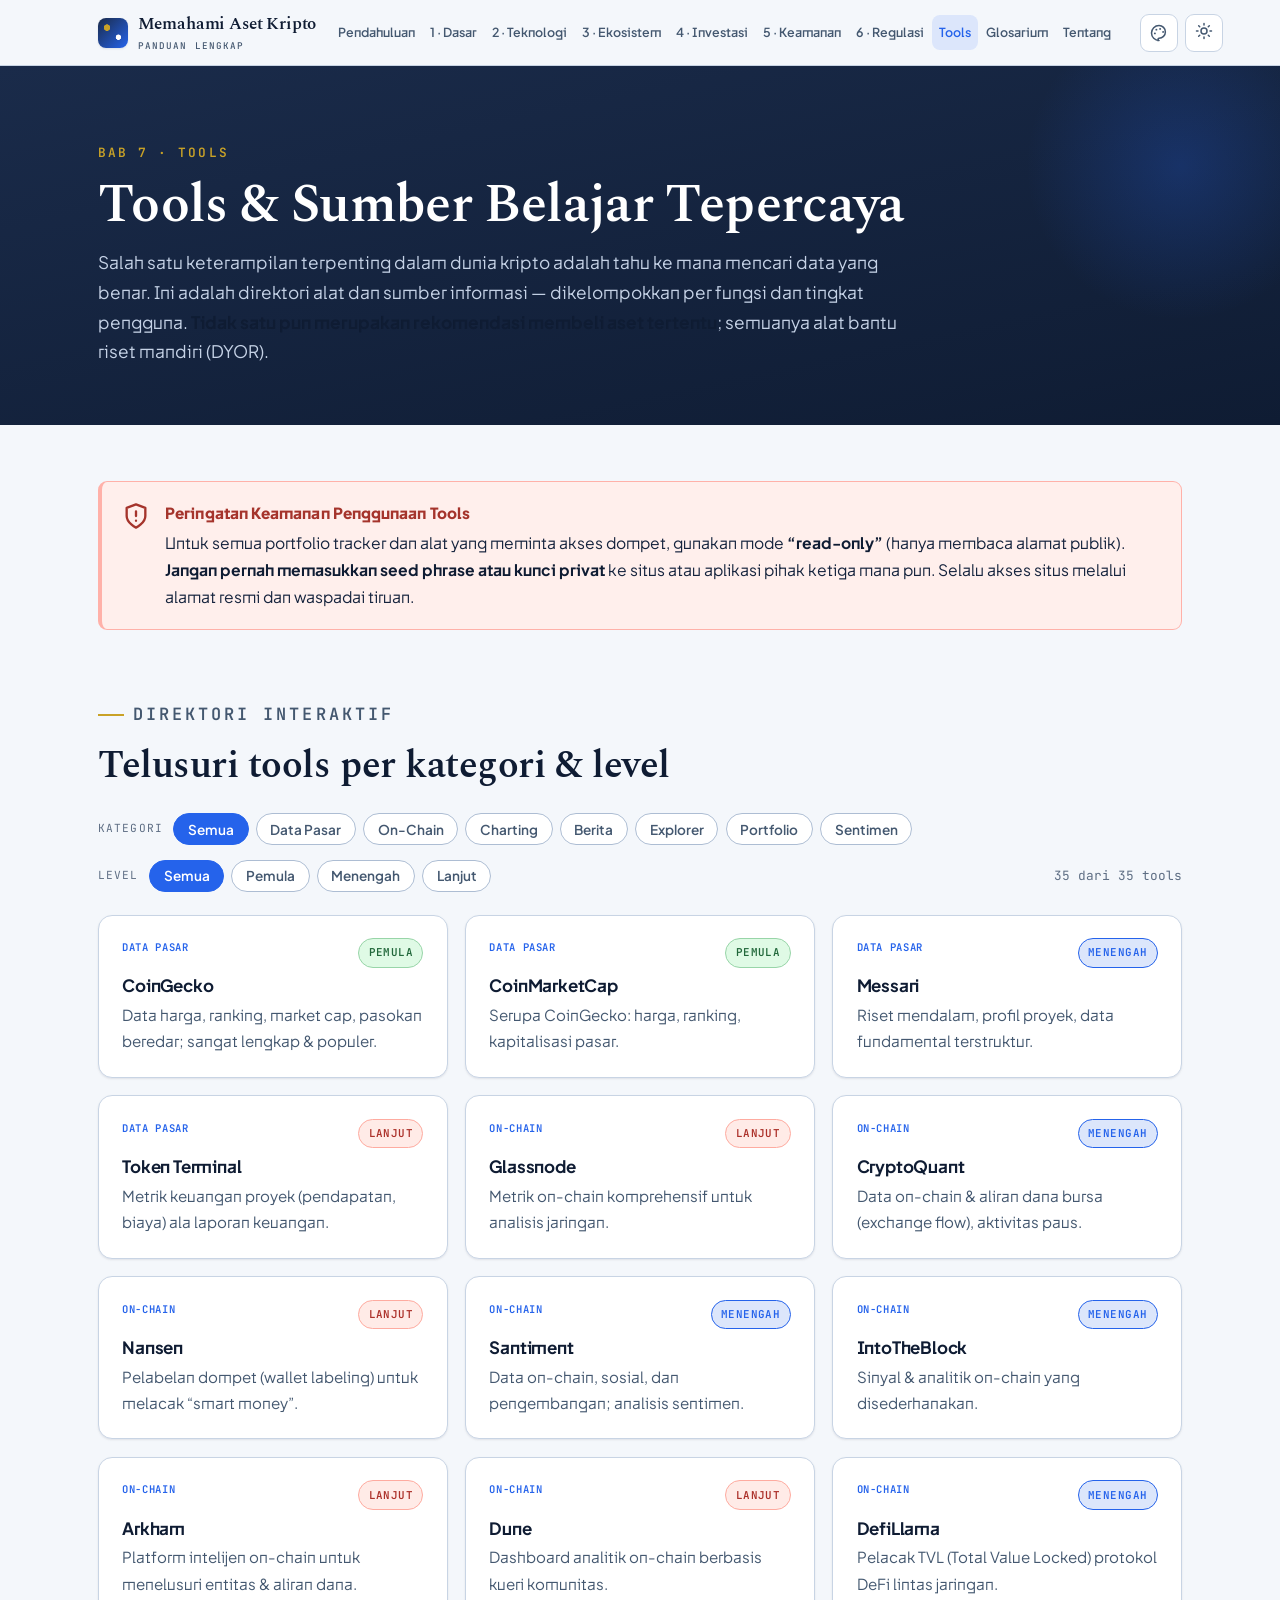
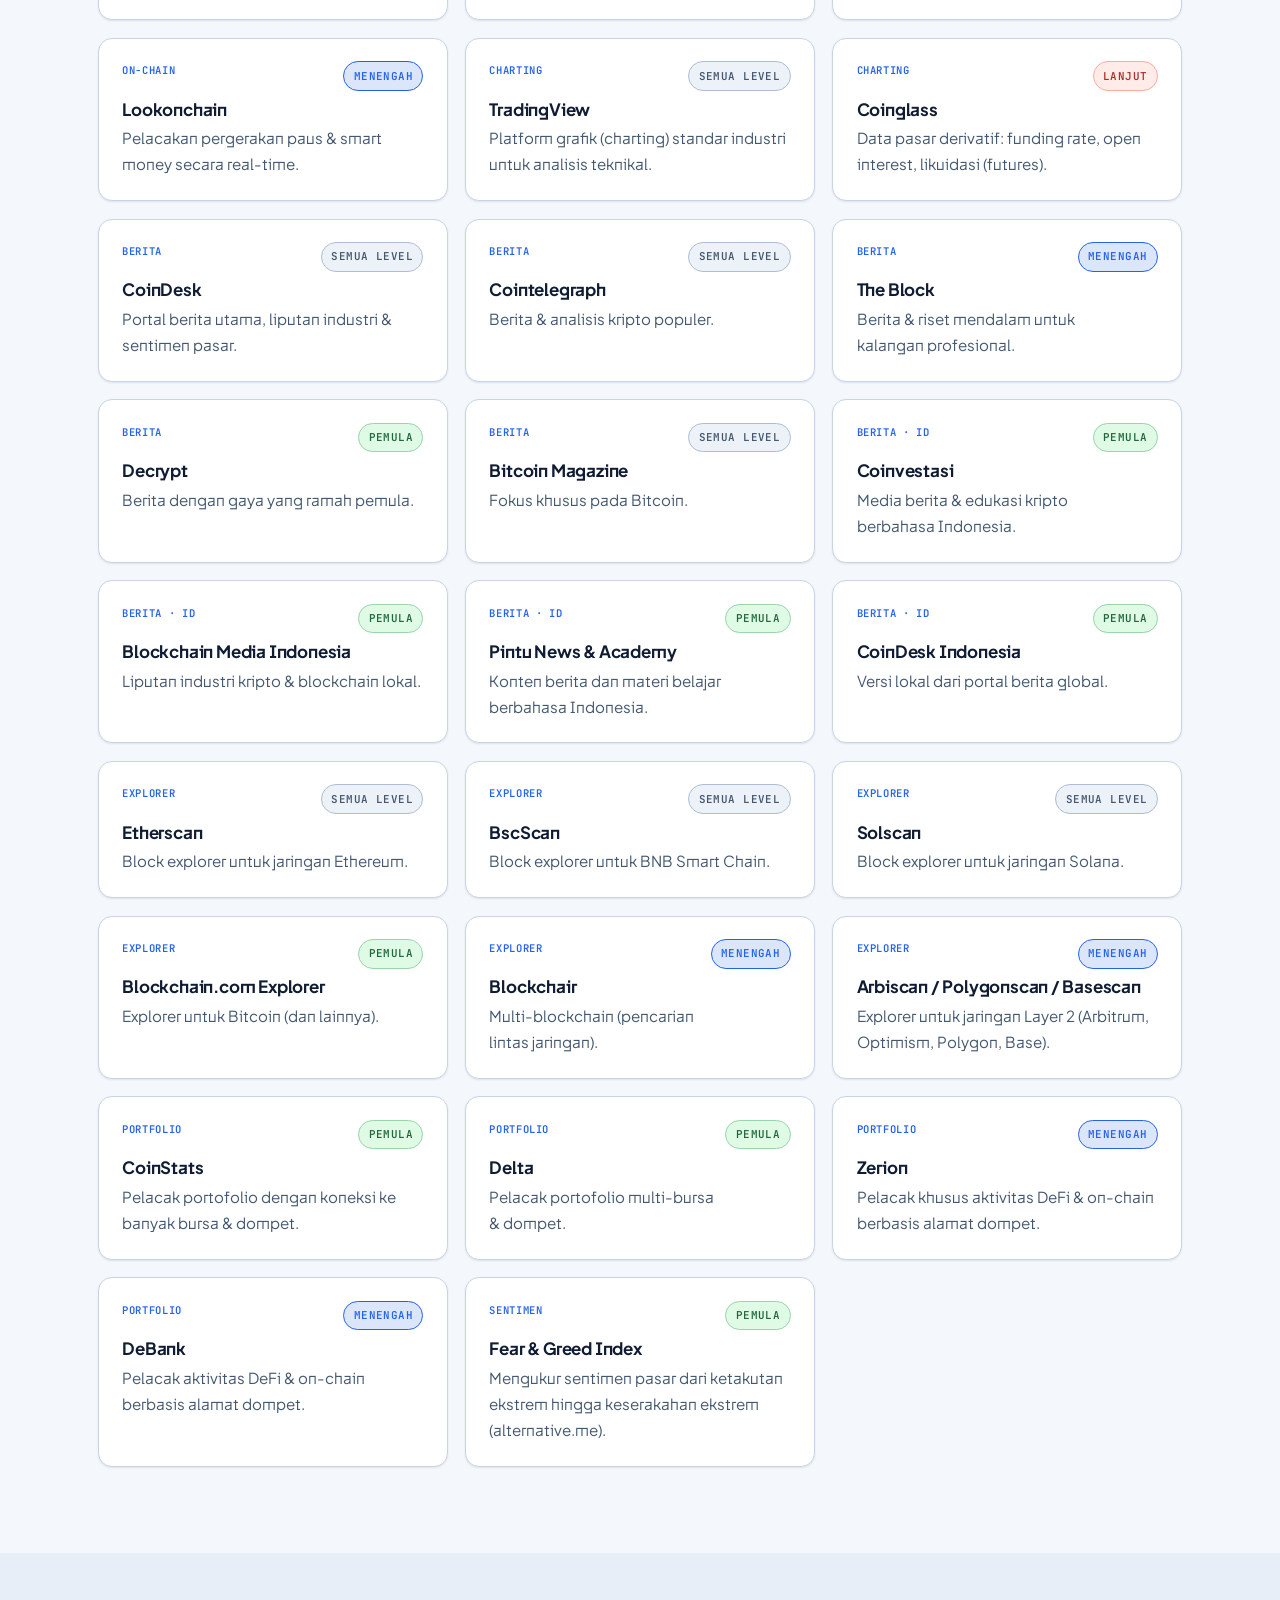
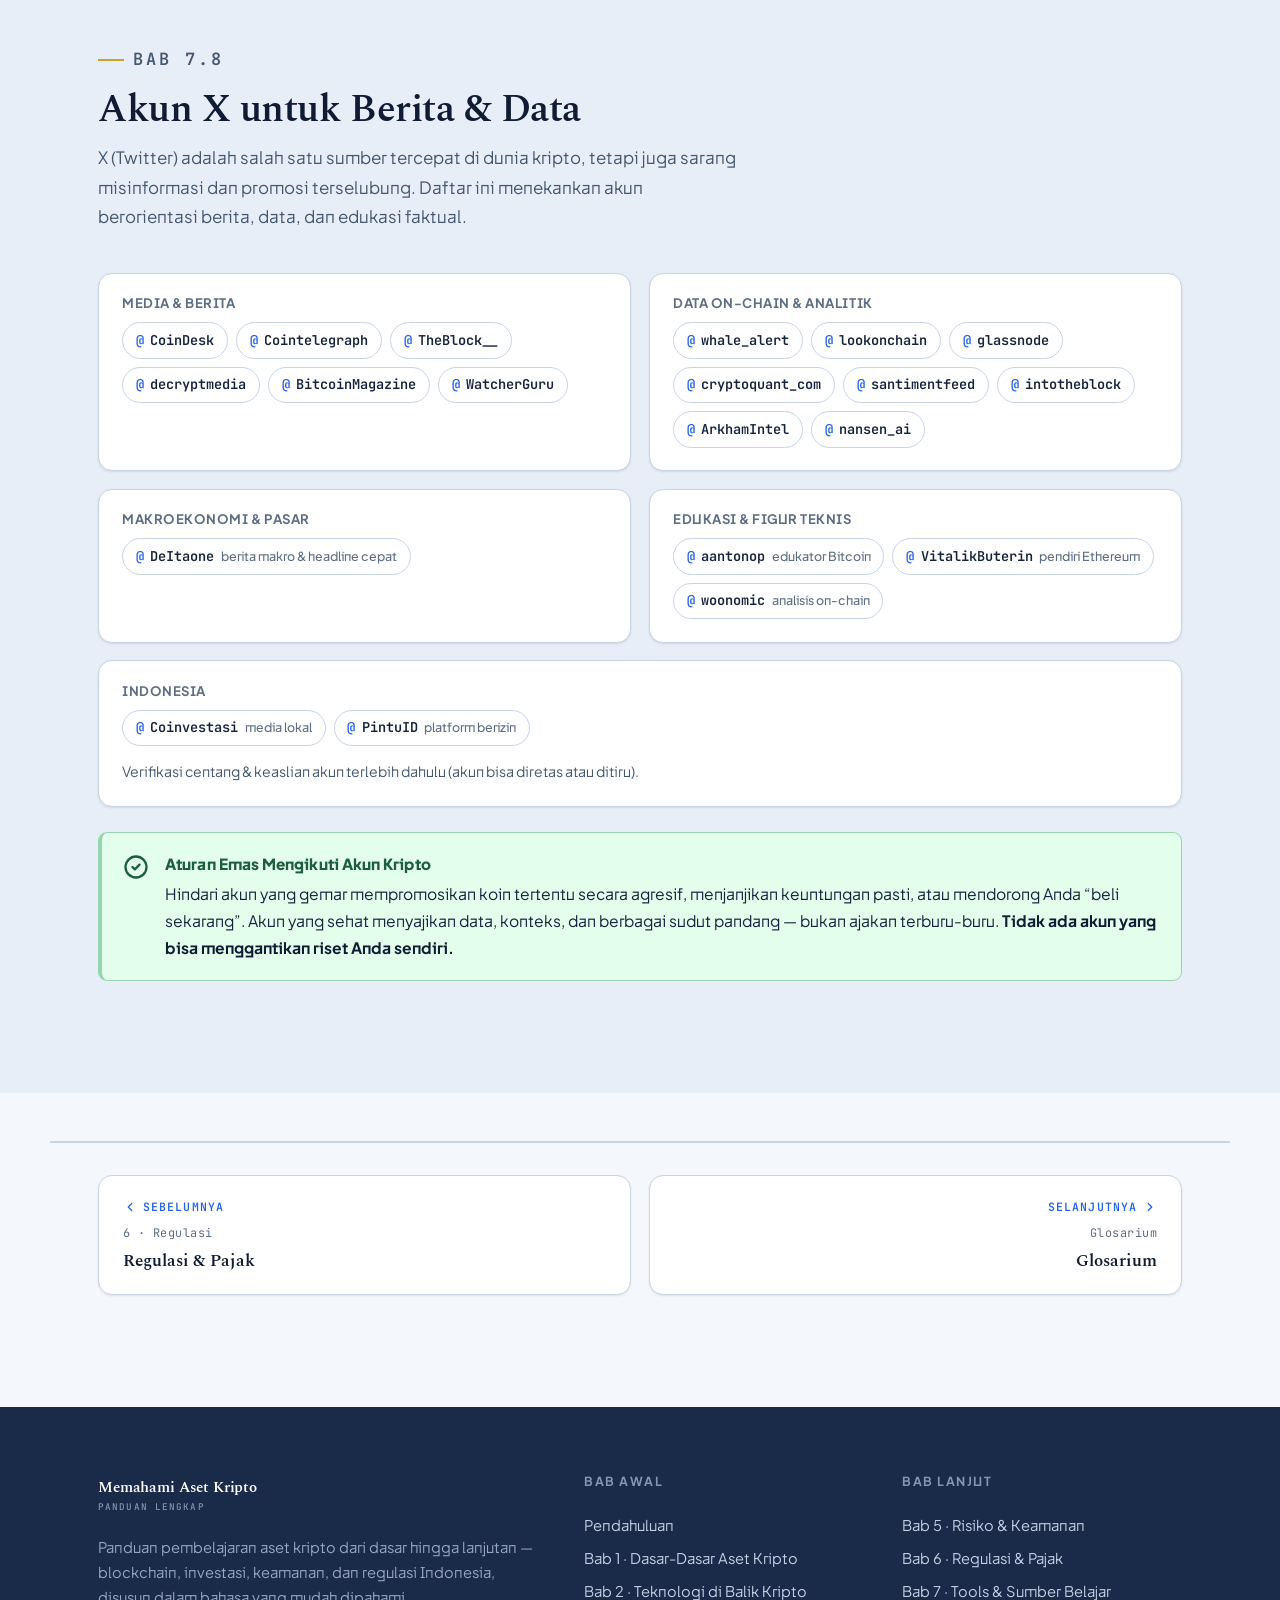
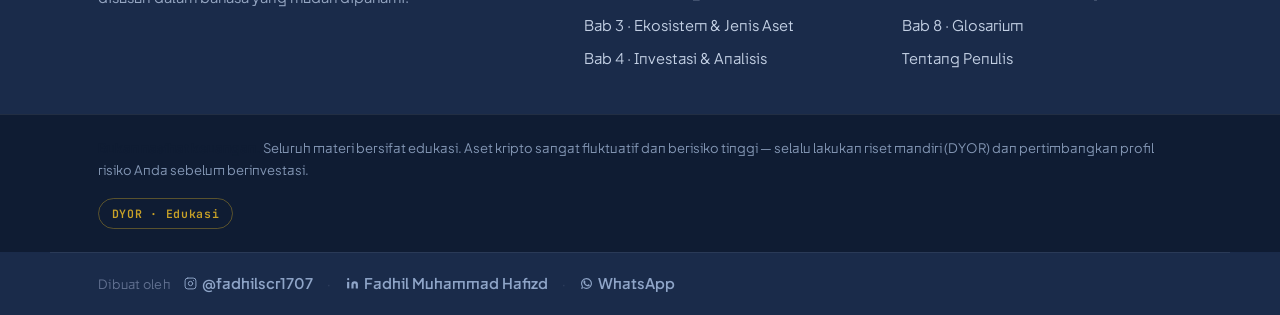
<file: tools.html>
﻿<!DOCTYPE html>
<html lang="id" data-accent="blue">
<head>
<meta charset="UTF-8" />
<meta name="viewport" content="width=device-width, initial-scale=1.0" />
<title>Bab 7 — Tools dan Sumber Belajar Tepercaya</title>
<meta name="description" content="Direktori alat & sumber informasi kripto yang dapat difilter: data pasar, on-chain, charting, berita, block explorer, portfolio tracker, sentimen, dan akun X tepercaya." />
<link rel="icon" href="assets/img/favicon.svg" type="image/svg+xml" />
<meta property="og:type" content="website" />
<meta property="og:site_name" content="Memahami Aset Kripto" />
<meta property="og:title" content="Bab 7 — Tools dan Sumber Belajar Tepercaya" />
<meta property="og:description" content="Direktori alat &amp; sumber informasi kripto yang dapat difilter: data pasar, on-chain, charting, berita, block explorer, portfolio tracker, sentimen, dan akun X tepercaya." />
<meta property="og:image" content="https://memahami-aset-kripto.vercel.app/assets/img/og-image.jpg" />
<meta name="twitter:card" content="summary_large_image" />
<meta name="twitter:title" content="Bab 7 — Tools dan Sumber Belajar Tepercaya" />
<meta name="twitter:description" content="Direktori alat &amp; sumber informasi kripto yang dapat difilter: data pasar, on-chain, charting, berita, block explorer, portfolio tracker, sentimen, dan akun X tepercaya." />
<link rel="preconnect" href="https://fonts.googleapis.com" />
<link rel="preconnect" href="https://fonts.gstatic.com" crossorigin />
<link href="https://fonts.googleapis.com/css2?family=Spectral:ital,wght@0,500;0,600;0,700;1,500;1,600&family=Plus+Jakarta+Sans:wght@400;500;600;700;800&family=JetBrains+Mono:wght@400;500;600;700&display=swap" rel="stylesheet" />
<link rel="stylesheet" href="assets/css/tokens.css" />
<link rel="stylesheet" href="assets/css/components.css" />
<link rel="stylesheet" href="assets/css/viz.css" />
</head>
<body>
<div id="site-nav"></div>

<main id="main">
  <header class="chap-hero">
    <div class="chap-hero__inner">
      <p class="kicker">Bab 7 · Tools</p>
      <h1>Tools &amp; Sumber Belajar Tepercaya</h1>
      <p>Salah satu keterampilan terpenting dalam dunia kripto adalah tahu ke mana mencari data yang benar. Ini adalah direktori alat dan sumber informasi — dikelompokkan per fungsi dan tingkat pengguna. <strong>Tidak satu pun merupakan rekomendasi membeli aset tertentu</strong>; semuanya alat bantu riset mandiri (DYOR).</p>
    </div>
  </header>

  <div class="shell" style="padding-top:clamp(34px,5vw,56px)">
    <div class="callout callout--risk reveal" style="margin-top:0">
      <span class="callout__ic" aria-hidden="true"><svg viewBox="0 0 24 24" fill="none" stroke="currentColor" stroke-width="2" stroke-linecap="round" stroke-linejoin="round"><path d="M12 22s8-4 8-10V5l-8-3-8 3v7c0 6 8 10 8 10z"/><path d="M12 8v4M12 16h.01"/></svg></span>
      <div class="callout__body">
        <strong class="callout__t">Peringatan Keamanan Penggunaan Tools</strong>
        <p>Untuk semua portfolio tracker dan alat yang meminta akses dompet, gunakan mode <strong>“read-only”</strong> (hanya membaca alamat publik). <strong>Jangan pernah memasukkan seed phrase atau kunci privat</strong> ke situs atau aplikasi pihak ketiga mana pun. Selalu akses situs melalui alamat resmi dan waspadai tiruan.</p>
      </div>
    </div>
  </div>

  <!-- DIRECTORY -->
  <section class="section" style="padding-top:clamp(28px,3vw,40px)">
    <div class="shell">
      <div class="section__head reveal" style="margin-bottom:1.6rem">
        <p class="eyebrow">Direktori Interaktif</p>
        <h2>Telusuri tools per kategori &amp; level</h2>
      </div>

      <div class="filters">
        <div class="filters__grp"><span class="filters__lbl">Kategori</span><div id="filter-cat" class="filters__grp"></div></div>
      </div>
      <div class="filters" style="margin-bottom:1.4rem">
        <div class="filters__grp"><span class="filters__lbl">Level</span><div id="filter-lvl" class="filters__grp"></div></div>
        <span class="tools-count" id="tools-count"></span>
      </div>

      <div class="grid grid-3" id="tools-grid"></div>
    </div>
  </section>

  <!-- X ACCOUNTS -->
  <section class="section section--tint">
    <div class="shell">
      <div class="section__head reveal">
        <p class="eyebrow">Bab 7.8</p>
        <h2>Akun X untuk Berita &amp; Data</h2>
        <p>X (Twitter) adalah salah satu sumber tercepat di dunia kripto, tetapi juga sarang misinformasi dan promosi terselubung. Daftar ini menekankan akun berorientasi berita, data, dan edukasi faktual.</p>
      </div>

      <div class="grid grid-2">
        <div class="card reveal">
          <div class="xgroup" style="margin:0">
            <h4>Media &amp; Berita</h4>
            <div class="handles">
              <span class="handle"><span class="at">@</span>CoinDesk</span><span class="handle"><span class="at">@</span>Cointelegraph</span><span class="handle"><span class="at">@</span>TheBlock__</span><span class="handle"><span class="at">@</span>decryptmedia</span><span class="handle"><span class="at">@</span>BitcoinMagazine</span><span class="handle"><span class="at">@</span>WatcherGuru</span>
            </div>
          </div>
        </div>
        <div class="card reveal">
          <div class="xgroup" style="margin:0">
            <h4>Data On-Chain &amp; Analitik</h4>
            <div class="handles">
              <span class="handle"><span class="at">@</span>whale_alert</span><span class="handle"><span class="at">@</span>lookonchain</span><span class="handle"><span class="at">@</span>glassnode</span><span class="handle"><span class="at">@</span>cryptoquant_com</span><span class="handle"><span class="at">@</span>santimentfeed</span><span class="handle"><span class="at">@</span>intotheblock</span><span class="handle"><span class="at">@</span>ArkhamIntel</span><span class="handle"><span class="at">@</span>nansen_ai</span>
            </div>
          </div>
        </div>
        <div class="card reveal">
          <div class="xgroup" style="margin:0">
            <h4>Makroekonomi &amp; Pasar</h4>
            <div class="handles">
              <span class="handle"><span class="at">@</span>DeItaone <span class="note">berita makro &amp; headline cepat</span></span>
            </div>
          </div>
        </div>
        <div class="card reveal">
          <div class="xgroup" style="margin:0">
            <h4>Edukasi &amp; Figur Teknis</h4>
            <div class="handles">
              <span class="handle"><span class="at">@</span>aantonop <span class="note">edukator Bitcoin</span></span><span class="handle"><span class="at">@</span>VitalikButerin <span class="note">pendiri Ethereum</span></span><span class="handle"><span class="at">@</span>woonomic <span class="note">analisis on-chain</span></span>
            </div>
          </div>
        </div>
        <div class="card reveal" style="grid-column:1/-1">
          <div class="xgroup" style="margin:0">
            <h4>Indonesia</h4>
            <div class="handles">
              <span class="handle"><span class="at">@</span>Coinvestasi <span class="note">media lokal</span></span><span class="handle"><span class="at">@</span>PintuID <span class="note">platform berizin</span></span>
            </div>
            <p style="font-size:.88rem;color:var(--muted);margin:.8rem 0 0">Verifikasi centang &amp; keaslian akun terlebih dahulu (akun bisa diretas atau ditiru).</p>
          </div>
        </div>
      </div>

      <div class="callout callout--tip" style="max-width:none">
        <span class="callout__ic" aria-hidden="true"><svg viewBox="0 0 24 24" fill="none" stroke="currentColor" stroke-width="2" stroke-linecap="round" stroke-linejoin="round"><path d="M9 12l2 2 4-4"/><circle cx="12" cy="12" r="9"/></svg></span>
        <div class="callout__body">
          <strong class="callout__t">Aturan Emas Mengikuti Akun Kripto</strong>
          <p>Hindari akun yang gemar mempromosikan koin tertentu secara agresif, menjanjikan keuntungan pasti, atau mendorong Anda “beli sekarang”. Akun yang sehat menyajikan data, konteks, dan berbagai sudut pandang — bukan ajakan terburu-buru. <strong>Tidak ada akun yang bisa menggantikan riset Anda sendiri.</strong></p>
        </div>
      </div>
    </div>
  </section>

  <nav class="pager" id="site-pager" aria-label="Navigasi bab"></nav>
</main>

<div id="site-footer"></div>
<script src="assets/js/particles.js"></script>
<script src="assets/js/site.js"></script>
<script src="assets/js/viz.js"></script>
<script src="assets/js/tools.js"></script>
</body>
</html>
</file>
<file: assets/css/tokens.css>
/* =========================================================================
   Memahami Aset Kripto — Design Tokens
   Tema finansial-edukatif: navy / biru / emas, latar terang + mode gelap
   ========================================================================= */

/* ---- Fonts ---- */
/* Spectral (serif, judul) · Plus Jakarta Sans (body) · JetBrains Mono (data/istilah) */

:root {
  /* Brand anchors (konstan di semua tema) */
  --navy: #1A2B4A;
  --navy-700: #24375c;
  --navy-900: #0f1c33;
  --gold: #C9A227;
  --gold-ink: #8a6d12;

  /* Sorotan teks isi (halus, theme-aware) — LIGHT */
  --hl-key:  #8a6712;  /* penting (emas) */
  --hl-term: #0E7C7B;  /* istilah teknis (teal) */
  --hl-risk: #C13A2B;  /* risiko (merah) */
  --hl-pos:  #0f8a52;  /* positif (hijau) */

  /* Accent — default "Biru". Dapat di-override oleh [data-accent] */
  --accent: #2563EB;
  --accent-strong: #1d4ed8;
  --accent-weak: #dce6fb;

  /* Surfaces & text (LIGHT) */
  --bg: #F4F7FB;
  --bg-tint: #E8EEF7;
  --surface: #FFFFFF;
  --surface-2: #EDF1F8;
  --ink: #15233D;
  --ink-strong: #0f1c33;
  --muted: #445870;       /* was #54657F — darker for better readability */
  --faint: #5e6e84;       /* was #8493a8 — passes WCAG AA on light bg */
  --border: #C8D4E4;      /* was #E3E8F0 — clearly visible card borders */
  --border-strong: #ADBDD3; /* was #cdd6e3 — visible dividers */

  /* Semantic callouts (LIGHT) */
  --note-bg: oklch(0.974 0.035 92);
  --note-bd: oklch(0.86 0.085 90);
  --note-ink: oklch(0.46 0.085 75);
  --risk-bg: oklch(0.972 0.028 25);
  --risk-bd: oklch(0.84 0.10 26);
  --risk-ink: oklch(0.49 0.15 28);
  --tip-bg: oklch(0.972 0.038 155);
  --tip-bd: oklch(0.82 0.085 158);
  --tip-ink: oklch(0.43 0.085 158);
  --info-bg: oklch(0.972 0.028 248);
  --info-bd: oklch(0.84 0.07 250);
  --info-ink: oklch(0.46 0.12 255);

  /* Effects */
  --shadow-sm: 0 1px 2px rgba(15,28,51,.05), 0 1px 3px rgba(15,28,51,.05);
  --shadow-md: 0 4px 14px -4px rgba(15,28,51,.12), 0 2px 6px -2px rgba(15,28,51,.08);
  --shadow-lg: 0 24px 60px -24px rgba(15,28,51,.30);
  --radius: 14px;
  --radius-sm: 9px;
  --radius-lg: 22px;
  --maxw: 1180px;
  --readw: 720px;

  --font-serif: "Spectral", Georgia, "Times New Roman", serif;
  --font-sans: "Plus Jakarta Sans", system-ui, -apple-system, "Segoe UI", sans-serif;
  --font-mono: "JetBrains Mono", ui-monospace, "SFMono-Regular", Menlo, monospace;

  --nav-h: 66px;
}

/* ---- Accent variants (skema warna) ---- */
:root[data-accent="teal"] {
  --accent: #0E8C8B;
  --accent-strong: #0a6f6e;
  --accent-weak: #d2eceb;
}
:root[data-accent="violet"] {
  --accent: #6D4AE0;
  --accent-strong: #5a39c4;
  --accent-weak: #e4dcfb;
}

/* ---- Dark theme ---- */
:root[data-theme="dark"] {
  --navy: #162840;        /* was #0E1A30 — more visible over dark canvas */
  --navy-700: #1e3454;    /* was #16243f */
  --navy-900: #0a1020;    /* was #08111f */
  --gold: #E0C25C;
  --gold-ink: #E0C25C;

  /* Sorotan teks isi (halus, theme-aware) — DARK */
  --hl-key:  #E3C879;  /* penting (emas lembut) */
  --hl-term: #7ED4D9;  /* istilah teknis (cyan lembut) */
  --hl-risk: #FF9DA8;  /* risiko (coral lembut) */
  --hl-pos:  #7FE0AE;  /* positif (hijau lembut) */

  --accent: #6C9CFF;
  --accent-strong: #8db1ff;
  --accent-weak: #1c2c4e;

  --bg: #080d1a;          /* darker, closer to canvas top color */
  --bg-tint: #0f1d36;     /* was #0e1726 — subtle section separation */
  --surface: #14213d;     /* was #111c30 — clearly distinct over canvas */
  --surface-2: #1b2d4a;   /* was #16233b — visible hierarchy */
  --ink: #E8EEF8;
  --ink-strong: #f4f7fc;
  --muted: #a8bbd4;       /* was #9DACC6 — slightly brighter */
  --faint: #7a8ea8;       /* was #6c7c98 — better contrast on dark surface */
  --border: #2c4168;      /* was #243352 — clearly visible borders */
  --border-strong: #3d5880; /* was #324468 — definite card outlines */

  --note-bg: oklch(0.30 0.05 90);
  --note-bd: oklch(0.45 0.07 90);
  --note-ink: oklch(0.88 0.08 92);
  --risk-bg: oklch(0.30 0.06 28);
  --risk-bd: oklch(0.46 0.10 28);
  --risk-ink: oklch(0.84 0.10 30);
  --tip-bg: oklch(0.30 0.05 158);
  --tip-bd: oklch(0.44 0.07 158);
  --tip-ink: oklch(0.85 0.09 158);
  --info-bg: oklch(0.30 0.05 252);
  --info-bd: oklch(0.45 0.08 252);
  --info-ink: oklch(0.86 0.08 252);

  --shadow-sm: 0 1px 2px rgba(0,0,0,.4);
  --shadow-md: 0 6px 20px -6px rgba(0,0,0,.55);
  --shadow-lg: 0 30px 70px -28px rgba(0,0,0,.7);
}

:root[data-accent="teal"][data-theme="dark"] { --accent:#3FB8B5; --accent-strong:#62cccb; --accent-weak:#10302f; }
:root[data-accent="violet"][data-theme="dark"] { --accent:#9D7DF5; --accent-strong:#b39bf8; --accent-weak:#241a44; }

/* =========================================================================
   Base
   ========================================================================= */
*, *::before, *::after { box-sizing: border-box; }
html { -webkit-text-size-adjust: 100%; scroll-behavior: smooth; }
@media (prefers-reduced-motion: reduce) { html { scroll-behavior: auto; } }

body {
  margin: 0;
  font-family: var(--font-sans);
  font-size: 17.5px;
  line-height: 1.72;
  color: var(--ink);
  background: var(--bg);
  -webkit-font-smoothing: antialiased;
  text-rendering: optimizeLegibility;
  font-feature-settings: "ss01";
  transition: background-color .35s ease, color .35s ease;
  max-width: 100%;
}

h1, h2, h3, h4 {
  font-family: var(--font-serif);
  color: var(--ink-strong);
  font-weight: 600;
  line-height: 1.14;
  letter-spacing: -.012em;
  margin: 0;
  text-wrap: balance;
}

p { margin: 0 0 1.1em; text-wrap: pretty; }
a { color: var(--accent); text-decoration: none; }
a:hover { text-decoration: underline; text-underline-offset: 3px; }

strong { color: var(--ink-strong); font-weight: 700; }
em { color: inherit; }

::selection { background: var(--accent); color: #fff; }

img { max-width: 100%; display: block; }
/* pengaman anti-overflow horizontal yang aman untuk position:sticky */
svg, video, iframe, canvas, table { max-width: 100%; }
.prose, .prose p, .prose li, .prose h1, .prose h2, .prose h3, .prose h4 { overflow-wrap: break-word; }

hr { border: 0; border-top: 1px solid var(--border); margin: 2.6rem 0; }

:focus-visible {
  outline: 3px solid var(--accent);
  outline-offset: 2px;
  border-radius: 4px;
}

.skip-link {
  position: absolute; left: -9999px; top: 0; z-index: 200;
  background: var(--accent); color: #fff; padding: 10px 16px; border-radius: 0 0 10px 0;
  font-weight: 600;
}
.skip-link:focus { left: 0; }

/* Utility */
.mono { font-family: var(--font-mono); font-feature-settings: "tnum"; }
.shell { max-width: var(--maxw); margin-inline: auto; padding-inline: clamp(20px, 5vw, 48px); }
.center { text-align: center; }
.eyebrow {
  font-family: var(--font-mono);
  font-size: .76rem; letter-spacing: .18em; text-transform: uppercase;
  color: var(--accent); font-weight: 600; margin: 0 0 .9rem;
  display: inline-flex; align-items: center; gap: .55rem;
}
.eyebrow::before { content: ""; width: 26px; height: 2px; background: var(--gold); display: inline-block; }
</file>
<file: assets/css/components.css>
/* =========================================================================
   Memahami Aset Kripto — Components
   ========================================================================= */

/* ----------------------------- TOP NAV ----------------------------------- */
/* mount point tidak boleh membatasi sticky topnav (jika tidak, nav ikut scroll) */
#site-nav { display: contents; }
.topnav {
  position: sticky; top: 0; z-index: 100;
  height: var(--nav-h);
  background: color-mix(in srgb, var(--bg) 82%, transparent);
  backdrop-filter: saturate(1.4) blur(12px);
  border-bottom: 1px solid var(--border);
  transition: background-color .35s ease, border-color .35s ease;
}
.topnav__inner {
  max-width: var(--maxw); margin-inline: auto; height: 100%;
  padding-inline: clamp(20px, 5vw, 48px);
  display: flex; align-items: center; gap: .9rem;
}
.brand { display: inline-flex; align-items: center; gap: .6rem; font-family: var(--font-serif); font-weight: 600; color: var(--ink-strong); font-size: 1.04rem; letter-spacing: -.01em; white-space: nowrap; }
.brand:hover { text-decoration: none; }
.brand__mark {
  width: 30px; height: 30px; border-radius: 8px; flex: none;
  background: linear-gradient(135deg, var(--navy), var(--accent));
  position: relative; box-shadow: var(--shadow-sm);
}
.brand__mark::after {
  content: ""; position: absolute; inset: 0; border-radius: 8px;
  background:
    radial-gradient(circle at 30% 32%, var(--gold) 0 3px, transparent 3.5px),
    radial-gradient(circle at 68% 64%, #fff 0 2.4px, transparent 3px);
}
.brand small { display: block; font-family: var(--font-mono); font-size: .58rem; letter-spacing: .12em; color: var(--muted); text-transform: uppercase; font-weight: 500; }

.nav-links { display: flex; align-items: center; gap: .06rem; margin-left: auto; }
.nav-links a {
  color: var(--muted); font-weight: 600; font-size: .78rem;
  padding: .4rem .44rem; border-radius: 8px; white-space: nowrap;
  transition: color .15s, background-color .15s;
}
.nav-links a:hover { color: var(--ink-strong); background: var(--surface-2); text-decoration: none; }
.nav-links a.is-active { color: var(--accent); background: var(--accent-weak); }

.nav-tools { display: flex; align-items: center; gap: .4rem; margin-left: .5rem; }
.iconbtn {
  width: 38px; height: 38px; border-radius: 9px; border: 1px solid var(--border);
  background: var(--surface); color: var(--muted); cursor: pointer;
  display: grid; place-items: center; transition: all .15s;
}
.iconbtn:hover { color: var(--ink-strong); border-color: var(--border-strong); background: var(--surface-2); }
.iconbtn svg { width: 18px; height: 18px; }
.iconbtn .moon { display: none; }
:root[data-theme="dark"] .iconbtn .sun { display: none; }
:root[data-theme="dark"] .iconbtn .moon { display: block; }

.accent-menu { position: relative; }
.accent-pop {
  position: absolute; right: 0; top: calc(100% + 8px); width: 188px;
  background: var(--surface); border: 1px solid var(--border); border-radius: 12px;
  box-shadow: var(--shadow-lg); padding: 8px; display: none; flex-direction: column; gap: 2px;
}
.accent-pop.open { display: flex; }
.accent-pop button {
  display: flex; align-items: center; gap: .6rem; width: 100%; text-align: left;
  padding: .5rem .6rem; border: 0; background: transparent; border-radius: 8px;
  font-family: var(--font-sans); font-size: .86rem; font-weight: 600; color: var(--ink); cursor: pointer;
}
.accent-pop button:hover { background: var(--surface-2); }
.accent-pop button[aria-checked="true"] { color: var(--accent); }
.swatch { width: 16px; height: 16px; border-radius: 5px; flex: none; box-shadow: inset 0 0 0 1px rgba(0,0,0,.08); }

.nav-burger { display: none; }
.mobile-panel { display: none; }

@media (max-width: 1260px) {
  .nav-links { display: none; }
  .nav-burger { display: grid; }
  .mobile-panel {
    position: fixed; inset: var(--nav-h) 0 0 0; z-index: 99;
    background: var(--bg); padding: 1.2rem clamp(20px,5vw,48px) 2rem;
    overflow-y: auto; transform: translateY(-8px); opacity: 0; pointer-events: none;
    transition: opacity .2s, transform .2s;
  }
  .mobile-panel.open { display: block; opacity: 1; transform: none; pointer-events: auto; }
  .mobile-panel a {
    display: block; padding: .85rem .4rem; font-weight: 600; color: var(--ink);
    border-bottom: 1px solid var(--border); font-size: 1.05rem;
  }
  .mobile-panel a.is-active { color: var(--accent); }
}

/* nav rapat di layar kecil agar brand + tools tidak melebihi lebar */
@media (max-width: 480px) {
  .brand small { display: none; }
  .brand { font-size: .92rem; }
  .topnav__inner { padding-inline: 16px; gap: .5rem; }
  .nav-tools { gap: .3rem; margin-left: .25rem; }
}
@media (max-width: 360px) {
  .accent-menu { display: none; }
}

/* ----------------------------- HERO -------------------------------------- */
.hero {
  position: relative; overflow: hidden;
  background:
    radial-gradient(120% 90% at 88% -10%, color-mix(in srgb, var(--accent) 22%, var(--navy)) 0%, transparent 55%),
    linear-gradient(170deg, var(--navy) 0%, var(--navy-900) 100%);
  color: #eaf0fb;
}
.hero__net { position: absolute; inset: 0; opacity: .5; pointer-events: none; }
.hero__inner {
  max-width: var(--maxw); margin-inline: auto; padding: clamp(64px,9vw,110px) clamp(20px,5vw,48px) clamp(56px,7vw,86px);
  position: relative; z-index: 1; display: grid; grid-template-columns: 1.15fr .85fr; gap: 3rem; align-items: center;
}
.hero__eyebrow { color: var(--gold); }
.hero__eyebrow::before { background: var(--gold); }
.hero h1 { color: #fff; font-size: clamp(2.6rem, 5.4vw, 4.1rem); line-height: 1.02; margin-bottom: 1.1rem; }
.hero h1 .gold { color: var(--gold); font-style: italic; }
.hero__lead { font-size: clamp(1.05rem,1.5vw,1.22rem); color: #c7d3e6; max-width: 36ch; margin-bottom: 1.9rem; }
.hero__cta { display: flex; flex-wrap: wrap; gap: .8rem; }
.hero__stats { display: flex; gap: 2rem; margin-top: 2.6rem; flex-wrap: wrap; }
.hero__stats .num { font-family: var(--font-serif); font-size: 1.85rem; color: #fff; font-weight: 600; }
.hero__stats .lbl { font-family: var(--font-mono); font-size: .7rem; letter-spacing: .1em; text-transform: uppercase; color: #92a3c0; }
.hero__art { position: relative; }

@media (max-width: 900px) {
  .hero__inner { grid-template-columns: 1fr; gap: 2.2rem; }
  .hero__art { order: -1; max-width: 360px; }
}

/* Buttons */
.btn {
  display: inline-flex; align-items: center; gap: .5rem; cursor: pointer;
  font-family: var(--font-sans); font-weight: 700; font-size: .95rem;
  padding: .82rem 1.4rem; border-radius: 11px; border: 1px solid transparent;
  transition: transform .12s, box-shadow .15s, background-color .15s; text-decoration: none;
}
.btn:hover { text-decoration: none; transform: translateY(-1px); }
.btn--gold { background: var(--gold); color: #2a2105; box-shadow: 0 8px 22px -8px rgba(201,162,39,.7); }
.btn--gold:hover { background: #d7b13a; }
.btn--ghost { background: rgba(255,255,255,.06); color: #fff; border-color: rgba(255,255,255,.24); }
.btn--ghost:hover { background: rgba(255,255,255,.14); }
.btn--solid { background: var(--accent); color: #fff; box-shadow: 0 8px 22px -10px var(--accent); }
.btn--solid:hover { background: var(--accent-strong); }
.btn--line { background: var(--surface); color: var(--ink-strong); border-color: var(--border-strong); }
.btn--line:hover { background: var(--surface-2); }
.btn svg { width: 17px; height: 17px; }

/* ----------------------------- SECTIONS ---------------------------------- */
.section { padding-block: clamp(48px, 7vw, 86px); }
.section--tint { background: var(--bg-tint); }
.section__head { max-width: 640px; margin-bottom: 2.6rem; }
.section__head.center { margin-inline: auto; }
.section h2 { font-size: clamp(1.7rem, 3vw, 2.4rem); margin-bottom: .7rem; }
.section__head p { color: var(--muted); font-size: 1.06rem; }

/* ----------------------------- CHAPTER LAYOUT ---------------------------- */
.chap-hero {
  background: linear-gradient(168deg, var(--navy) 0%, var(--navy-900) 100%);
  color: #eaf0fb; position: relative; overflow: hidden;
}
.chap-hero::after {
  content: ""; position: absolute; right: -60px; top: -60px; width: 320px; height: 320px;
  background: radial-gradient(circle, color-mix(in srgb, var(--accent) 40%, transparent), transparent 68%); opacity: .6;
}
.chap-hero__inner { max-width: var(--maxw); margin-inline: auto; padding: clamp(46px,6vw,76px) clamp(20px,5vw,48px) clamp(38px,5vw,58px); position: relative; z-index:1; }
.chap-hero .kicker { font-family: var(--font-mono); color: var(--gold); letter-spacing: .16em; text-transform: uppercase; font-size: .8rem; font-weight: 600; }
.chap-hero h1 { color: #fff; font-size: clamp(2.1rem, 4.4vw, 3.3rem); margin: .7rem 0 .8rem; }
.chap-hero p { color: #c5d2e6; max-width: 62ch; font-size: 1.08rem; margin: 0; }

.chap-layout {
  max-width: var(--maxw); margin-inline: auto; padding: clamp(34px,5vw,60px) clamp(20px,5vw,48px) 20px;
  display: grid; grid-template-columns: minmax(0,1fr) 232px; gap: clamp(2rem,4vw,4rem); align-items: start;
}
.prose { max-width: var(--readw); min-width: 0; }
.prose > section { scroll-margin-top: calc(var(--nav-h) + 18px); }
.prose h2 {
  font-size: clamp(1.55rem, 2.6vw, 2.1rem); margin: 3rem 0 1.1rem; padding-bottom: .5rem;
  display: flex; align-items: baseline; gap: .7rem;
  border-bottom: 1px solid var(--border);
}
.prose h2 .nmark { font-family: var(--font-mono); font-size: .95rem; color: var(--gold); font-weight: 700; flex: none; }
.prose h3 { font-size: 1.28rem; margin: 2rem 0 .7rem; color: var(--ink-strong); }
/* subsection headings inside chapters: clear "this is a heading" marker, calm color */
.prose section > h3 {
  font-size: 1.4rem; font-weight: 700; color: var(--ink-strong); line-height: 1.25;
  margin: 2.3rem 0 .8rem; display: flex; align-items: center; gap: .65rem;
}
.prose section > h3::before {
  content: ""; flex: none; width: 22px; height: 3px; border-radius: 2px;
  background: var(--accent);
}
.prose h3 + p { margin-top: 0; }
.prose p, .prose li { color: var(--ink); }
.prose section > p:first-of-type { font-size: 1.06rem; }
.prose ul, .prose ol { margin: 0 0 1.2em; padding-left: 1.3em; }
.prose li { margin-bottom: .5em; padding-left: .2em; }
.prose li::marker { color: var(--accent); font-weight: 700; }

/* === Sorotan kata di teks isi (halus, semantik, theme-aware) ===
   Hanya paragraf & list utama yang diwarnai agar tidak ramai. Komponen
   yang sudah punya warna/latar sendiri (callout, kartu, diagram) dibiarkan. */
.prose p strong,
.prose > section > ul > li strong,
.prose > section > ol > li strong { color: var(--hl-key); }
.prose p .mono, .prose li .mono { color: var(--hl-term); }

/* netralkan kembali di dalam komponen berwarna */
.prose .callout strong, .prose .card strong, .prose .tile strong,
.prose table strong, .prose .keypair strong { color: var(--ink-strong); }
.prose .viz strong, .prose .diagram strong { color: var(--v-ink); }
.prose .adage strong { color: #fff; }
.prose .callout .mono, .prose .viz .mono, .prose .diagram .mono,
.prose table .mono, .prose .card .mono, .prose .tile .mono { color: inherit; }

/* risiko: kata tebal di dalam callout risiko → merah lembut */
.prose .callout--risk .callout__body strong { color: var(--hl-risk); }
.lead {
  font-size: 1.18rem !important; line-height: 1.62; color: var(--muted) !important;
  border-left: 3px solid var(--gold); padding-left: 1.1rem; margin-bottom: 1.8rem;
}

/* In-page TOC (right rail) */
.toc { position: sticky; top: calc(var(--nav-h) + 24px); align-self: start; }
.toc__title { font-family: var(--font-mono); font-size: .72rem; letter-spacing: .14em; text-transform: uppercase; color: var(--faint); margin-bottom: .9rem; }
.toc ul { list-style: none; margin: 0; padding: 0; border-left: 2px solid var(--border); }
.toc a {
  display: block; padding: .34rem 0 .34rem 1rem; margin-left: -2px; font-size: .85rem; font-weight: 600;
  color: var(--muted); border-left: 2px solid transparent; line-height: 1.4;
}
.toc a:hover { color: var(--ink-strong); text-decoration: none; }
.toc a.is-active { color: var(--accent); border-left-color: var(--accent); }
.toc__read { margin-top: 1.3rem; font-family: var(--font-mono); font-size: .74rem; color: var(--faint); display:flex; align-items:center; gap:.4rem; }
@media (max-width: 980px) { .chap-layout { grid-template-columns: 1fr; } .toc { display: none; } }

/* ---- Prev / Next pager ---- */
.pager {
  max-width: var(--maxw); margin: 3rem auto 0;
  padding: 2rem clamp(20px,5vw,48px) 3rem;
  border-top: 2px solid var(--border);
  display: grid; grid-template-columns: 1fr 1fr; gap: 1.1rem;
}
.pager__card {
  display: flex; flex-direction: column; gap: .4rem;
  padding: 1.35rem 1.5rem;
  border: 1px solid var(--border); border-radius: var(--radius);
  background: var(--surface); box-shadow: var(--shadow-sm);
  transition: border-color .16s, transform .14s, box-shadow .16s, background .16s;
  text-decoration: none;
}
.pager__card:hover {
  border-color: var(--accent);
  background: color-mix(in srgb, var(--accent-weak) 50%, var(--surface));
  transform: translateY(-3px); box-shadow: var(--shadow-md);
  text-decoration: none;
}
.pager__card--next { text-align: right; align-items: flex-end; }
.pager__dir {
  display: inline-flex; align-items: center; gap: .35rem;
  font-family: var(--font-mono); font-size: .72rem;
  letter-spacing: .1em; text-transform: uppercase;
  color: var(--accent); font-weight: 600;
}
.pager__dir svg { width: 14px; height: 14px; }
.pager__label {
  font-family: var(--font-mono); font-size: .74rem;
  color: var(--faint); letter-spacing: .04em;
}
.pager__name {
  font-family: var(--font-serif); font-weight: 600;
  color: var(--ink-strong); font-size: 1.08rem; line-height: 1.3;
}
@media (max-width: 620px) {
  .pager { grid-template-columns: 1fr; }
  .pager__card--next { text-align: left; }
}

/* ----------------------------- CARDS ------------------------------------- */
.grid { display: grid; gap: 1.1rem; }
.grid-2 { grid-template-columns: repeat(2, 1fr); }
.grid-3 { grid-template-columns: repeat(3, 1fr); }
.grid-4 { grid-template-columns: repeat(4, 1fr); }
@media (max-width: 860px){ .grid-3,.grid-4 { grid-template-columns: repeat(2,1fr); } }
@media (max-width: 560px){ .grid-2,.grid-3,.grid-4 { grid-template-columns: 1fr; } }

.card {
  background: var(--surface); border: 1px solid var(--border); border-radius: var(--radius);
  padding: 1.4rem 1.45rem; box-shadow: var(--shadow-sm); transition: transform .14s, box-shadow .15s, border-color .15s;
}
.card--hover:hover { transform: translateY(-3px); box-shadow: var(--shadow-md); border-color: var(--border-strong); }
.card__ic {
  width: 42px; height: 42px; border-radius: 11px; display: grid; place-items: center; margin-bottom: 1rem;
  background: var(--accent-weak); color: var(--accent);
}
.card__ic svg { width: 22px; height: 22px; }
.card h3 { font-size: 1.12rem; margin: 0 0 .45rem; }
.card h4 { font-family: var(--font-sans); font-weight: 700; font-size: 1rem; margin: 0 0 .4rem; color: var(--ink-strong); }
.card p { color: var(--muted); font-size: .95rem; margin: 0; }
.card p + p { margin-top: .6rem; }

/* Chapter index card (landing) */
.chcard { display: flex; flex-direction: column; gap: .2rem; position: relative; overflow: hidden; }
.chcard .num { font-family: var(--font-serif); font-size: 2.4rem; color: var(--accent); opacity: .25; font-weight: 600; line-height: 1; }
.chcard h3 { margin: .3rem 0 .35rem; font-size: 1.22rem; }
.chcard .more { margin-top: .9rem; font-family: var(--font-mono); font-size: .76rem; letter-spacing: .08em; color: var(--accent); font-weight: 600; display: inline-flex; align-items: center; gap: .4rem; }
.chcard:hover .more { gap: .65rem; }

/* Definition / feature tile with left accent */
.tile { border-left: 3px solid var(--accent); padding: .2rem 0 .2rem 1.2rem; }
.tile h4 { margin-bottom: .3rem; }
.tile p { color: var(--muted); font-size: .96rem; }

/* ----------------------------- CALLOUTS ---------------------------------- */
.callout {
  --c-bg: var(--info-bg); --c-bd: var(--info-bd); --c-ink: var(--info-ink);
  display: grid; grid-template-columns: auto 1fr; gap: .95rem; align-items: start;
  background: var(--c-bg); border: 1px solid var(--c-bd); border-left-width: 4px;
  border-radius: var(--radius-sm); padding: 1.1rem 1.25rem; margin: 1.6rem 0;
}
.callout__ic { width: 28px; height: 28px; color: var(--c-ink); flex: none; margin-top: 2px; }
.callout__ic svg { width: 28px; height: 28px; }
.callout__body { min-width: 0; }
.callout__body p { margin: 0; color: var(--ink); font-size: .98rem; }
.callout__body p + p { margin-top: .5rem; }
.callout strong.callout__t { display: block; font-family: var(--font-sans); color: var(--c-ink); font-weight: 800; margin-bottom: .25rem; font-size: .96rem; letter-spacing: .005em; }
.callout--note { --c-bg: var(--note-bg); --c-bd: var(--note-bd); --c-ink: var(--note-ink); }
.callout--risk { --c-bg: var(--risk-bg); --c-bd: var(--risk-bd); --c-ink: var(--risk-ink); }
.callout--tip  { --c-bg: var(--tip-bg);  --c-bd: var(--tip-bd);  --c-ink: var(--tip-ink); }
.callout--info { --c-bg: var(--info-bg); --c-bd: var(--info-bd); --c-ink: var(--info-ink); }

/* Quote / adage */
.adage {
  background: var(--navy); color: #fff; border-radius: var(--radius); padding: 1.8rem 1.9rem;
  margin: 1.8rem 0; position: relative; overflow: hidden;
}
.adage::before { content: "\201C"; position: absolute; top: -.3rem; right: 1rem; font-family: var(--font-serif); font-size: 6rem; color: var(--gold); opacity: .26; }
.adage q { font-family: var(--font-serif); font-style: italic; font-size: 1.45rem; line-height: 1.3; quotes: none; color: #fff; }
.adage p { margin: .8rem 0 0; color: #b9c6dc; font-size: .96rem; max-width: 52ch; }

/* ----------------------------- TABLES ------------------------------------ */
.table-wrap { overflow-x: auto; margin: 1.6rem 0; border: 1px solid var(--border); border-radius: var(--radius); box-shadow: var(--shadow-sm); -webkit-overflow-scrolling: touch; }
table.data { width: 100%; border-collapse: collapse; font-size: .94rem; min-width: 460px; background: var(--surface); }
table.data caption { caption-side: top; text-align: left; font-family: var(--font-mono); font-size: .72rem; letter-spacing: .08em; text-transform: uppercase; color: var(--faint); padding: .85rem 1.1rem .2rem; }
table.data th, table.data td { padding: .82rem 1.05rem; text-align: left; vertical-align: top; border-bottom: 1px solid var(--border); }
table.data thead th { background: var(--navy); color: #eaf0fb; font-family: var(--font-sans); font-weight: 700; font-size: .82rem; letter-spacing: .02em; border-bottom: 0; }
table.data thead th:first-child { border-top-left-radius: 0; }
table.data tbody tr:last-child td { border-bottom: 0; }
table.data tbody tr:nth-child(even) td { background: var(--surface-2); }
table.data td strong { color: var(--ink-strong); }
table.data .col-h { font-weight: 700; color: var(--ink-strong); }
.cell-yes { color: oklch(0.5 0.13 152); font-weight: 700; }
.cell-no { color: oklch(0.55 0.18 27); font-weight: 700; }
:root[data-theme="dark"] .cell-yes { color: oklch(0.78 0.13 152); }
:root[data-theme="dark"] .cell-no { color: oklch(0.75 0.15 27); }

/* compare table (two-column vs) */
.vs-head th { text-align: center !important; }

/* ----------------------------- TIMELINE ---------------------------------- */
.timeline { position: relative; margin: 2rem 0; padding-left: 0; list-style: none; }
.timeline::before { content: ""; position: absolute; left: 13px; top: 8px; bottom: 8px; width: 2px; background: linear-gradient(var(--accent), var(--gold)); }
.timeline li { position: relative; padding: 0 0 1.7rem 3rem; }
.timeline li:last-child { padding-bottom: 0; }
.timeline .dot {
  position: absolute; left: 4px; top: 2px; width: 20px; height: 20px; border-radius: 50%;
  background: var(--surface); border: 3px solid var(--accent); box-shadow: 0 0 0 4px var(--bg);
}
.timeline li.gold .dot { border-color: var(--gold); }
.timeline .yr { font-family: var(--font-mono); font-weight: 700; color: var(--accent); font-size: .9rem; letter-spacing: .02em; }
.timeline li.gold .yr { color: var(--gold-ink); }
.timeline .ev { font-family: var(--font-serif); font-weight: 600; color: var(--ink-strong); font-size: 1.12rem; margin: .15rem 0 .25rem; }
.timeline p { margin: 0; color: var(--muted); font-size: .95rem; }

/* horizontal halving timeline */
.halving { display: grid; grid-auto-flow: column; grid-auto-columns: 1fr; gap: .8rem; margin: 1.6rem 0; overflow-x: auto; padding-bottom: .6rem; }
.halving__step { background: var(--surface); border: 1px solid var(--border); border-radius: var(--radius-sm); padding: 1rem; min-width: 130px; text-align: center; box-shadow: var(--shadow-sm); }
.halving__step .yr { font-family: var(--font-mono); font-weight: 700; color: var(--gold-ink); }
.halving__step .reward { font-family: var(--font-serif); font-size: 1.5rem; color: var(--ink-strong); font-weight: 600; margin: .3rem 0; }
.halving__step .reward small { font-size: .8rem; color: var(--muted); font-family: var(--font-sans); }

/* ----------------------------- BADGES ------------------------------------ */
.badge {
  display: inline-flex; align-items: center; gap: .35rem; font-family: var(--font-mono);
  font-size: .68rem; font-weight: 600; letter-spacing: .04em; text-transform: uppercase;
  padding: .28rem .58rem; border-radius: 999px; border: 1px solid var(--border-strong); color: var(--muted); background: var(--surface-2);
}
.badge--pemula { color: oklch(0.46 0.1 152); border-color: oklch(0.82 0.09 152); background: oklch(0.96 0.04 152); }
.badge--menengah { color: var(--accent); border-color: var(--accent); background: var(--accent-weak); }
.badge--lanjut { color: oklch(0.5 0.16 28); border-color: oklch(0.82 0.1 28); background: oklch(0.96 0.03 28); }
:root[data-theme="dark"] .badge--pemula { color: oklch(0.8 0.12 152); border-color: oklch(0.45 0.08 152); background: oklch(0.3 0.05 152); }
:root[data-theme="dark"] .badge--lanjut { color: oklch(0.8 0.13 28); border-color: oklch(0.45 0.09 28); background: oklch(0.3 0.05 28); }
.pill {
  display: inline-flex; align-items: center; gap: .4rem; padding: .3rem .7rem; border-radius: 999px;
  background: var(--surface-2); border: 1px solid var(--border); font-size: .82rem; font-weight: 600; color: var(--ink); font-family: var(--font-mono);
}

/* ----------------------------- DIAGRAMS ---------------------------------- */
.diagram { background: var(--surface); border: 1px solid var(--border); border-radius: var(--radius); padding: 1.6rem; margin: 1.7rem 0; box-shadow: var(--shadow-sm); }
.diagram__cap { font-family: var(--font-mono); font-size: .72rem; letter-spacing: .08em; text-transform: uppercase; color: var(--faint); margin-bottom: 1.1rem; display: flex; align-items: center; gap: .5rem; }
.diagram__cap::before { content: "◇"; color: var(--gold); }

/* block chain row */
.blockrow { display: flex; align-items: center; gap: 0; overflow-x: auto; padding-bottom: .4rem; }
.blockrow .blk {
  flex: none; width: 116px; background: var(--bg-tint); border: 1.5px solid var(--accent); border-radius: 10px; padding: .7rem .65rem; text-align: center;
}
.blockrow .blk .bn { font-family: var(--font-mono); font-size: .68rem; color: var(--accent); font-weight: 700; }
.blockrow .blk .bh { font-family: var(--font-mono); font-size: .62rem; color: var(--faint); word-break: break-all; margin-top: .25rem; }
.blockrow .blk .bx { font-size: .74rem; color: var(--muted); margin-top: .35rem; }
.blockrow .lnk { flex: none; width: 30px; height: 2px; background: var(--gold); position: relative; }
.blockrow .lnk::after { content: ""; position: absolute; right: -1px; top: -3px; border: 4px solid transparent; border-left-color: var(--gold); }

/* layer stack */
.stack { display: flex; flex-direction: column; gap: .7rem; }
.stack .layer { border-radius: 10px; padding: .9rem 1.1rem; border: 1px solid var(--border); }
.stack .l2 { background: var(--accent-weak); border-color: var(--accent); margin-inline: 1.4rem; }
.stack .l1 { background: var(--navy); color: #eaf0fb; }
.stack .layer .lt { font-weight: 700; font-family: var(--font-sans); }
.stack .layer .ls { font-size: .85rem; opacity: .85; }
.stack .l1 .ls { color: #b9c6dc; }
.stack .l2 .lt { color: var(--accent); }
.stack .between { text-align: center; font-family: var(--font-mono); font-size: .7rem; color: var(--faint); }

/* key pair */
.keypair { display: grid; grid-template-columns: 1fr 1fr; gap: 1rem; }
@media(max-width:520px){ .keypair{ grid-template-columns:1fr; } }
.keypair .kbox { border: 1px dashed var(--border-strong); border-radius: 10px; padding: 1rem; }
.keypair .kbox.priv { border-color: oklch(0.7 0.13 28); }
.keypair .kbox .kt { font-family: var(--font-mono); font-size: .78rem; font-weight: 700; color: var(--accent); }
.keypair .kbox.priv .kt { color: oklch(0.55 0.16 28); }
.keypair .kbox p { font-size: .88rem; margin: .4rem 0 0; color: var(--muted); }

/* placeholder illustration slot */
.figslot {
  border: 1.5px dashed var(--border-strong); border-radius: var(--radius); position: relative;
  background-image: repeating-linear-gradient(135deg, var(--surface-2) 0 12px, transparent 12px 24px);
  background-color: var(--surface); min-height: 200px; display: grid; place-items: center; text-align: center; padding: 1.5rem;
}
.figslot__label { font-family: var(--font-mono); font-size: .78rem; color: var(--muted); letter-spacing: .03em; }
.figslot__label strong { display: block; color: var(--ink-strong); font-size: .9rem; margin-bottom: .25rem; letter-spacing: .04em; }

/* widget slot (live data) */
.widget {
  border: 1px solid var(--border); border-radius: var(--radius); background: var(--surface); padding: 1.2rem 1.3rem;
  box-shadow: var(--shadow-sm); position: relative;
}
.widget[data-widget]::after { content: "SLOT DATA LIVE"; position: absolute; top: .8rem; right: .9rem; font-family: var(--font-mono); font-size: .56rem; letter-spacing: .12em; color: var(--faint); border: 1px solid var(--border); border-radius: 999px; padding: .15rem .5rem; }
.widget .wlbl { font-family: var(--font-mono); font-size: .72rem; letter-spacing: .08em; text-transform: uppercase; color: var(--faint); }
.widget .wval { font-family: var(--font-serif); font-size: 2rem; color: var(--ink-strong); font-weight: 600; margin: .2rem 0; }
.widget .wsub { font-size: .82rem; color: var(--muted); }
.widget .wdash { color: var(--faint); }

/* ----------------------------- TOOLS DIRECTORY --------------------------- */
.filters { display: flex; flex-wrap: wrap; gap: .55rem; margin-bottom: .9rem; align-items: center; }
.filters__grp { display: flex; flex-wrap: wrap; gap: .45rem; align-items: center; }
.filters__lbl { font-family: var(--font-mono); font-size: .7rem; letter-spacing: .1em; text-transform: uppercase; color: var(--faint); margin-right: .2rem; }
.chip {
  font-family: var(--font-sans); font-size: .85rem; font-weight: 600; padding: .42rem .85rem; border-radius: 999px;
  border: 1px solid var(--border-strong); background: var(--surface); color: var(--muted); cursor: pointer; transition: all .14s;
}
.chip:hover { border-color: var(--accent); color: var(--ink-strong); }
.chip.is-on { background: var(--accent); border-color: var(--accent); color: #fff; }
.tools-count { font-family: var(--font-mono); font-size: .8rem; color: var(--faint); margin-left: auto; }
.tool-card { display: flex; flex-direction: column; height: 100%; }
.tool-card .tc-top { display: flex; align-items: flex-start; justify-content: space-between; gap: .6rem; margin-bottom: .55rem; }
.tool-card h4 { font-size: 1.06rem; display: flex; align-items: center; gap: .5rem; }
.tool-card .cat { font-family: var(--font-mono); font-size: .66rem; letter-spacing: .06em; text-transform: uppercase; color: var(--accent); font-weight: 600; }
.tool-card p { flex: 1; }
.tool-card .tc-foot { margin-top: .9rem; display: flex; align-items: center; justify-content: space-between; }
.tool-card .ext { font-family: var(--font-mono); font-size: .76rem; color: var(--accent); font-weight: 600; display: inline-flex; align-items: center; gap: .35rem; }
.tool-empty { text-align: center; padding: 3rem 1rem; color: var(--muted); grid-column: 1/-1; }

/* X account groups */
.xgroup { margin-bottom: 1.6rem; }
.xgroup h4 { font-family: var(--font-sans); font-size: .82rem; letter-spacing: .04em; text-transform: uppercase; color: var(--faint); margin-bottom: .7rem; }
.handles { display: flex; flex-wrap: wrap; gap: .5rem; }
.handle { font-family: var(--font-mono); font-size: .85rem; font-weight: 600; color: var(--ink); background: var(--surface); border: 1px solid var(--border); border-radius: 999px; padding: .35rem .8rem; display: inline-flex; align-items: center; gap: .4rem; }
.handle .at { color: var(--accent); }
.handle .note { color: var(--faint); font-family: var(--font-sans); font-weight: 500; font-size: .78rem; }

/* ----------------------------- GLOSSARY ---------------------------------- */
.glos-search { position: relative; max-width: 460px; margin-bottom: 1.4rem; }
.glos-search input {
  width: 100%; font-family: var(--font-sans); font-size: 1rem; padding: .85rem 1rem .85rem 2.7rem; border-radius: 12px;
  border: 1px solid var(--border-strong); background: var(--surface); color: var(--ink); transition: border-color .15s, box-shadow .15s;
}
.glos-search input:focus { outline: none; border-color: var(--accent); box-shadow: 0 0 0 3px var(--accent-weak); }
.glos-search svg { position: absolute; left: .95rem; top: 50%; transform: translateY(-50%); width: 18px; height: 18px; color: var(--faint); }
.alpha-nav { display: flex; flex-wrap: wrap; gap: .3rem; margin-bottom: 1.8rem; }
.alpha-nav a { width: 34px; height: 34px; display: grid; place-items: center; border-radius: 8px; font-family: var(--font-mono); font-weight: 600; font-size: .85rem; color: var(--muted); border: 1px solid var(--border); background: var(--surface); }
.alpha-nav a:hover { border-color: var(--accent); color: var(--accent); text-decoration: none; }
.alpha-nav a.disabled { opacity: .32; pointer-events: none; }
.glos-letter { scroll-margin-top: calc(var(--nav-h) + 16px); margin-bottom: 1.8rem; }
.glos-letter > .gl { font-family: var(--font-serif); font-size: 1.6rem; color: var(--accent); font-weight: 600; border-bottom: 2px solid var(--border); padding-bottom: .3rem; margin-bottom: .9rem; }
.glos-item { padding: .95rem 0; border-bottom: 1px solid var(--border); display: grid; grid-template-columns: 220px 1fr; gap: 1.2rem; }
@media(max-width:640px){ .glos-item{ grid-template-columns:1fr; gap:.2rem; } }
.glos-item dt { font-family: var(--font-mono); font-weight: 700; color: var(--ink-strong); font-size: .96rem; }
.glos-item dd { margin: 0; color: var(--muted); font-size: .96rem; }
.glos-empty { text-align:center; padding:3rem 1rem; color:var(--muted); display:none; }

/* ----------------------------- FOOTER ------------------------------------ */
.site-footer { background: var(--navy); color: #c2cfe3; margin-top: 4rem; }
.site-footer__top { max-width: var(--maxw); margin-inline: auto; padding: clamp(40px,5vw,64px) clamp(20px,5vw,48px) 2.4rem; display: grid; grid-template-columns: 1.6fr 1fr 1fr; gap: 2.4rem; }
@media(max-width:760px){ .site-footer__top{ grid-template-columns:1fr; gap:1.8rem; } }
.site-footer h5 { font-family: var(--font-sans); font-size: .78rem; letter-spacing: .12em; text-transform: uppercase; color: #8295b3; margin: 0 0 1rem; }
.site-footer a { color: #c2cfe3; display: block; padding: .25rem 0; font-size: .92rem; }
.site-footer a:hover { color: #fff; }
.site-footer .brand { color: #fff; margin-bottom: .9rem; }
.site-footer .brand small { color: #8295b3; }
.site-footer__about { font-size: .92rem; color: #95a6c2; max-width: 40ch; }
.disclaimer {
  background: var(--navy-900); border-top: 1px solid rgba(255,255,255,.08);
}
.disclaimer__inner { max-width: var(--maxw); margin-inline: auto; padding: 1.4rem clamp(20px,5vw,48px); display: flex; gap: 1rem; align-items: center; flex-wrap: wrap; justify-content: space-between; }
.disclaimer__inner p { margin: 0; font-size: .82rem; color: #8295b3; }
.disclaimer__tag { font-family: var(--font-mono); font-size: .72rem; font-weight: 600; letter-spacing: .06em; color: var(--gold); border: 1px solid rgba(201,162,39,.4); border-radius: 999px; padding: .3rem .8rem; white-space: nowrap; }

/* footer credit / attribution */
.footer-credit {
  max-width: var(--maxw); margin-inline: auto;
  padding: .9rem clamp(20px,5vw,48px);
  border-top: 1px solid rgba(255,255,255,.07);
  display: flex; align-items: center; flex-wrap: wrap; gap: .55rem .9rem;
  font-size: .8rem; color: #617090;
}
.footer-credit__by { letter-spacing: .02em; }
.footer-credit a {
  display: inline-flex; align-items: center; gap: .3rem;
  color: #8fa5c8; font-weight: 600; transition: color .15s;
}
.footer-credit a:hover { color: #fff; text-decoration: none; }
.footer-credit a svg { width: 13px; height: 13px; flex: none; }
.footer-credit__sep { opacity: .35; }

/* ----------------------------- PROFILE / ABOUT -------------------------- */
.profile {
  display: grid; grid-template-columns: 300px 1fr; gap: clamp(1.5rem,4vw,3rem);
  align-items: start; margin: 1.5rem 0 1rem;
}
@media (max-width: 720px){ .profile { grid-template-columns: 1fr; max-width: 360px; } }
.profile__photo {
  position: relative; border-radius: var(--radius-lg); overflow: hidden;
  border: 1px solid var(--border-strong); box-shadow: var(--shadow-lg);
}
.profile__photo img { width: 100%; height: auto; display: block; }
.profile__photo::after {
  content: ""; position: absolute; inset: 0; border-radius: var(--radius-lg);
  box-shadow: inset 0 0 0 1px rgba(201,162,39,.3),
              inset 0 -60px 60px -40px rgba(11,25,48,.6);
  pointer-events: none;
}
.profile__name { font-family: var(--font-serif); font-size: clamp(1.5rem,3vw,2rem); color: var(--ink-strong); margin: 0 0 .35rem; line-height: 1.15; }
.profile__role { color: var(--accent); font-weight: 700; font-size: 1.04rem; margin: 0 0 .3rem; }
.profile__loc { font-family: var(--font-mono); font-size: .8rem; color: var(--faint); margin: 0 0 1.1rem; display: flex; align-items: center; gap: .4rem; }
.profile__loc svg { width: 14px; height: 14px; }
.profile__bio p { color: var(--ink); }

.cred-row { display: flex; flex-wrap: wrap; gap: .5rem; margin: 1.2rem 0; }
.cred {
  display: inline-flex; align-items: center; gap: .42rem; font-family: var(--font-mono);
  font-size: .74rem; font-weight: 600; letter-spacing: .02em;
  padding: .36rem .72rem; border-radius: 999px;
  background: var(--surface-2); border: 1px solid var(--border-strong); color: var(--ink);
}
.cred svg { width: 13px; height: 13px; color: var(--gold); flex: none; }

.profile__social { display: flex; flex-wrap: wrap; gap: .7rem; margin-top: 1.3rem; }
.profile__social a {
  display: inline-flex; align-items: center; gap: .45rem; font-weight: 600; font-size: .9rem;
  padding: .55rem .95rem; border-radius: 11px; border: 1px solid var(--border);
  background: var(--surface); color: var(--ink-strong); transition: border-color .15s, background .15s, transform .12s;
}
.profile__social a:hover { border-color: var(--accent); background: var(--accent-weak); transform: translateY(-1px); text-decoration: none; }
.profile__social svg { width: 16px; height: 16px; }

.focus-grid { display: grid; grid-template-columns: repeat(2,1fr); gap: .8rem 1.2rem; margin: 1rem 0 .5rem; }
@media (max-width: 560px){ .focus-grid { grid-template-columns: 1fr; } }
.focus-item { display: flex; gap: .6rem; align-items: flex-start; font-size: .96rem; color: var(--ink); }
.focus-item svg { width: 20px; height: 20px; color: var(--accent); flex: none; margin-top: 2px; }
.focus-item b { color: var(--ink-strong); font-weight: 700; display: block; }

/* homepage author card */
.author-card {
  display: grid; grid-template-columns: auto 1fr; gap: clamp(1.3rem,3vw,2.2rem); align-items: center;
  max-width: 880px; margin: 0 auto; padding: clamp(1.5rem,3vw,2.2rem);
  background: var(--surface); border: 1px solid var(--border); border-radius: var(--radius-lg);
  box-shadow: var(--shadow-md);
}
@media (max-width: 620px){ .author-card { grid-template-columns: 1fr; text-align: center; } }
.author-card__photo {
  width: clamp(116px,18vw,148px); aspect-ratio: 3/4; border-radius: var(--radius);
  overflow: hidden; border: 1px solid var(--border-strong); box-shadow: var(--shadow-sm);
}
@media (max-width: 620px){ .author-card__photo { margin: 0 auto; } }
.author-card__photo img { width: 100%; height: 100%; object-fit: cover; object-position: top center; display: block; }
.author-card h3 { font-family: var(--font-serif); font-size: 1.42rem; color: var(--ink-strong); margin: .3rem 0 .15rem; }
.author-card .role { color: var(--accent); font-weight: 700; font-size: .92rem; margin-bottom: .55rem; }
.author-card p { color: var(--muted); font-size: .96rem; margin: 0 0 .9rem; }
.author-card .cred-row { margin: .2rem 0 1rem; }
@media (max-width: 620px){ .author-card .cred-row, .author-card .profile__social { justify-content: center; } }

/* iconic quote band (navy, both themes) */
.quote-hero {
  position: relative; overflow: hidden; max-width: 880px; margin: 0 auto;
  background: linear-gradient(160deg, var(--navy) 0%, var(--navy-900) 100%);
  border: 1px solid var(--border); border-radius: var(--radius-lg);
  padding: clamp(2.2rem,5vw,3.6rem) clamp(1.5rem,5vw,3rem); text-align: center;
}
.quote-hero::before {
  content: "\201C"; position: absolute; top: -.6rem; left: 1.4rem;
  font-family: var(--font-serif); font-size: 7rem; color: var(--gold); opacity: .22; line-height: 1;
}
.quote-hero q { font-family: var(--font-serif); font-style: italic; quotes: none;
  font-size: clamp(1.3rem,2.6vw,1.95rem); color: #fff; line-height: 1.4; display: block; max-width: 26ch; margin: 0 auto; }
.quote-hero .by { display: block; margin-top: 1.3rem; font-family: var(--font-mono); font-size: .78rem; letter-spacing: .12em; text-transform: uppercase; color: var(--gold); }
.quote-hero .tr { display: block; margin-top: .7rem; font-size: .95rem; color: #aebbd2; max-width: 44ch; margin-inline: auto; font-style: italic; }

/* external CTA card (mis. link ke understandbitcoin) */
.ext-cta {
  display: flex; align-items: center; gap: clamp(1rem,2.5vw,1.5rem); flex-wrap: wrap;
  max-width: 880px; margin: 0 auto; padding: clamp(1.3rem,3vw,1.8rem) clamp(1.3rem,3vw,2rem);
  border: 1px solid var(--border-strong); border-radius: var(--radius-lg);
  background:
    radial-gradient(130% 150% at 0% 0%, color-mix(in srgb, var(--accent) 12%, transparent), transparent 60%),
    var(--surface);
  box-shadow: var(--shadow-md);
  transition: border-color .16s, transform .14s, box-shadow .16s;
  text-decoration: none;
}
.ext-cta:hover { border-color: var(--accent); transform: translateY(-2px); box-shadow: var(--shadow-lg); text-decoration: none; }
.ext-cta__ic {
  flex: none; width: 54px; height: 54px; border-radius: 14px; display: grid; place-items: center;
  background: linear-gradient(135deg, var(--gold), #d7b13a); color: #2a2105;
  box-shadow: 0 8px 22px -10px rgba(201,162,39,.7);
}
.ext-cta__ic svg { width: 28px; height: 28px; }
.ext-cta__body { flex: 1; min-width: 220px; }
.ext-cta__t { display: block; font-family: var(--font-serif); font-size: 1.18rem; color: var(--ink-strong); font-weight: 700; margin-bottom: .2rem; }
.ext-cta__d { display: block; color: var(--muted); font-size: .92rem; line-height: 1.5; }
.ext-cta__d b { color: var(--ink-strong); font-weight: 700; }
.ext-cta__go {
  flex: none; display: inline-flex; align-items: center; gap: .45rem;
  font-family: var(--font-mono); font-size: .82rem; font-weight: 600; letter-spacing: .02em;
  color: var(--accent); white-space: nowrap;
}
.ext-cta__go svg { width: 16px; height: 16px; }
@media (max-width: 560px){ .ext-cta { flex-direction: column; align-items: flex-start; } }

/* single-button pager (mis. kembali ke beranda) */
.pager--single { grid-template-columns: minmax(0,460px); justify-content: center; }

/* reveal on scroll */
.reveal { opacity: 0; transform: translateY(14px); transition: opacity .6s ease, transform .6s ease; }
.reveal.in { opacity: 1; transform: none; }
@media (prefers-reduced-motion: reduce){ .reveal{ opacity:1; transform:none; } }
</file>
<file: assets/css/viz.css>
/* =========================================================================
   viz.css — Diagram & visual system ("cyberpunk-navy", selaras tema)
   Panel diagram selalu gelap (navy) dengan grid halus, garis neon, dan glow.
   Bekerja sama di mode terang maupun gelap karena panel membawa skemanya sendiri.
   ========================================================================= */

/* ---- Shared dark diagram canvas: applies to .viz AND legacy .diagram ---- */
.viz, .diagram {
  --v-bg1: #0e1a30;
  --v-bg2: #091222;
  --v-line: #6C9CFF;        /* neon blue */
  --v-cyan: #57E0E6;        /* neon cyan */
  --v-gold: #E6C667;        /* warm gold */
  --v-ink: #d6e2f7;
  --v-mut: #8ea4ca;
  --v-red: #ff7a8a;
  --v-green: #5be0a0;
  --v-surf: rgba(20,32,54,.7);
  --v-grid: rgba(108,156,255,.10);
  --v-border: #26395f;
  position: relative;
  overflow: hidden;
  border-radius: 18px;
  border: 1px solid var(--v-border);
  background:
    linear-gradient(160deg, var(--v-bg1) 0%, var(--v-bg2) 100%);
  color: var(--v-ink);
  padding: 1.5rem 1.5rem 1.6rem;
  margin: 1.8rem 0;
  box-shadow: inset 0 0 80px rgba(108,156,255,.05), 0 18px 44px -22px rgba(0,0,0,.6);
}
/* faint cyber grid */
.viz::before, .diagram::before {
  content: "";
  position: absolute; inset: 0;
  background-image:
    linear-gradient(var(--v-grid) 1px, transparent 1px),
    linear-gradient(90deg, var(--v-grid) 1px, transparent 1px);
  background-size: 26px 26px;
  -webkit-mask-image: radial-gradient(120% 100% at 80% 0%, #000 30%, transparent 90%);
          mask-image: radial-gradient(120% 100% at 80% 0%, #000 30%, transparent 90%);
  pointer-events: none;
}
/* corner ticks */
.viz::after, .diagram::after {
  content: "";
  position: absolute; top: 10px; right: 12px; width: 16px; height: 16px;
  border-top: 2px solid var(--v-cyan); border-right: 2px solid var(--v-cyan);
  opacity: .55; pointer-events: none;
}
.viz > *, .diagram > * { position: relative; z-index: 1; }

.viz__cap, .diagram__cap {
  font-family: var(--font-mono);
  font-size: .7rem; letter-spacing: .14em; text-transform: uppercase;
  color: var(--v-cyan); margin: 0 0 1.1rem;
  display: flex; align-items: center; gap: .5rem;
}
.viz__cap::before, .diagram__cap::before { content: "◇"; color: var(--v-gold); filter: drop-shadow(0 0 4px rgba(230,198,103,.6)); }
.viz__cap .tag {
  margin-left: auto; font-size: .58rem; letter-spacing: .12em; color: var(--v-mut);
  border: 1px solid var(--v-border); border-radius: 999px; padding: .18rem .55rem;
  display: inline-flex; align-items: center; gap: .35rem;
}
.viz__cap .tag::before { content: ""; width: 6px; height: 6px; border-radius: 50%; background: var(--v-cyan); box-shadow: 0 0 6px var(--v-cyan); }
.viz__note { font-size: .82rem; color: var(--v-mut); margin: 1rem 0 0; }
.viz svg { display: block; width: 100%; height: auto; overflow: visible; }
.viz text { font-family: var(--font-mono); fill: var(--v-ink); }

/* glow helpers for inline svg */
.glow-cyan { filter: drop-shadow(0 0 5px rgba(87,224,230,.55)); }
.glow-blue { filter: drop-shadow(0 0 5px rgba(108,156,255,.5)); }
.glow-gold { filter: drop-shadow(0 0 5px rgba(230,198,103,.55)); }

/* ------------------------- Segmented toggle (interactive) --------------- */
.viz-seg {
  display: inline-flex; gap: 3px; padding: 4px; margin-bottom: 1.2rem;
  background: rgba(8,15,28,.7); border: 1px solid var(--v-border); border-radius: 12px;
  flex-wrap: wrap;
}
.viz-seg button {
  font-family: var(--font-sans); font-weight: 700; font-size: .82rem;
  color: var(--v-mut); background: transparent; border: 0; cursor: pointer;
  padding: .5rem .95rem; border-radius: 9px; transition: all .16s; white-space: nowrap;
}
.viz-seg button:hover { color: var(--v-ink); }
.viz-seg button.is-on { color: #06101f; background: linear-gradient(180deg, var(--v-cyan), #3fc6cc); box-shadow: 0 0 18px -4px var(--v-cyan); }
[data-show] { display: none; }
[data-show].is-on { display: block; animation: vizfade .35s ease; }
@keyframes vizfade { from { opacity: 0; transform: translateY(6px); } to { opacity: 1; transform: none; } }
@media (prefers-reduced-motion: reduce){ [data-show].is-on{ animation: none; } }

/* ------------------------- Hotspot + tooltip ---------------------------- */
.viz-hot { cursor: pointer; outline: none; }
.viz-hot:focus-visible { outline: 2px solid var(--v-cyan); outline-offset: 2px; }
.viz-tip {
  position: fixed; z-index: 300; max-width: 240px; pointer-events: none;
  background: #0b1626; border: 1px solid var(--v-cyan); color: var(--v-ink);
  font-family: var(--font-sans); font-size: .82rem; line-height: 1.5;
  padding: .6rem .8rem; border-radius: 10px; box-shadow: 0 12px 30px -10px rgba(0,0,0,.7);
  opacity: 0; transform: translateY(4px); transition: opacity .14s, transform .14s;
}
.viz-tip.show { opacity: 1; transform: none; }
.viz-tip strong { color: var(--v-cyan); display: block; margin-bottom: .15rem; font-family: var(--font-mono); font-size: .76rem; }

/* ------------------------- Node network (centralized vs decentralized) -- */
.netviz circle.node { fill: #16233b; stroke: var(--v-line); stroke-width: 2; transition: all .3s; }
.netviz circle.hub { fill: #1c2c4e; stroke: var(--v-gold); stroke-width: 2.5; }
.netviz line { stroke: var(--v-line); stroke-width: 1.4; opacity: .5; transition: opacity .3s; }
.netviz line.gold { stroke: var(--v-gold); opacity: .8; }

/* ------------------------- Flow steps (horizontal pipeline) ------------- */
.flow { display: flex; align-items: stretch; gap: 0; overflow-x: auto; padding-bottom: .4rem; }
.flow__step {
  flex: 1 1 0; min-width: 132px; position: relative; padding: 1rem .9rem;
  border: 1px solid var(--v-border); border-radius: 12px; background: rgba(20,32,54,.6);
  transition: border-color .2s, transform .2s, box-shadow .2s; cursor: default;
}
.flow__step:hover { border-color: var(--v-cyan); transform: translateY(-3px); box-shadow: 0 0 22px -8px var(--v-cyan); }
.flow__n { font-family: var(--font-mono); font-size: .68rem; color: var(--v-cyan); font-weight: 700; letter-spacing: .1em; }
.flow__t { font-family: var(--font-sans); font-weight: 700; color: var(--v-ink); font-size: .95rem; margin: .35rem 0 .25rem; }
.flow__d { font-size: .8rem; color: var(--v-mut); line-height: 1.5; }
.flow__arrow { flex: 0 0 26px; display: grid; place-items: center; color: var(--v-gold); }
.flow__arrow svg { width: 18px; height: 18px; }
@media (max-width: 640px){ .flow { flex-direction: column; } .flow__arrow { transform: rotate(90deg); height: 26px; } }

/* ------------------------- Compare two columns -------------------------- */
.vcompare { display: grid; grid-template-columns: 1fr 1fr; gap: 1rem; }
@media (max-width: 560px){ .vcompare { grid-template-columns: 1fr; } }
.vcol { border: 1px solid var(--v-border); border-radius: 12px; padding: 1.1rem; background: rgba(20,32,54,.5); }
.vcol--a { box-shadow: inset 3px 0 0 var(--v-line); }
.vcol--b { box-shadow: inset 3px 0 0 var(--v-gold); }
.vcol h5 { font-family: var(--font-sans); font-size: .95rem; color: var(--v-ink); margin: 0 0 .6rem; display: flex; align-items: center; gap: .5rem; }
.vcol h5 .dotc { width: 9px; height: 9px; border-radius: 50%; background: var(--v-line); box-shadow: 0 0 8px var(--v-line); }
.vcol--b h5 .dotc { background: var(--v-gold); box-shadow: 0 0 8px var(--v-gold); }
.vcol ul { margin: 0; padding-left: 1.1em; }
.vcol li { color: var(--v-mut); font-size: .86rem; margin-bottom: .4em; }
.vcol li::marker { color: var(--v-cyan); }
.vcol ul[style*="--m"] li::marker { color: #ff7a8a; }

/* ------------------------- Supply / bar meters -------------------------- */
.meter { margin: .8rem 0; }
.meter__lbl { display: flex; justify-content: space-between; font-family: var(--font-mono); font-size: .76rem; color: var(--v-mut); margin-bottom: .35rem; }
.meter__lbl b { color: var(--v-ink); }
.meter__track { height: 12px; border-radius: 999px; background: rgba(8,15,28,.8); border: 1px solid var(--v-border); overflow: hidden; }
.meter__fill { height: 100%; border-radius: 999px; background: linear-gradient(90deg, var(--v-line), var(--v-cyan)); box-shadow: 0 0 14px -2px var(--v-cyan); width: 0; transition: width 1.1s cubic-bezier(.2,.7,.2,1); }
.meter__fill.gold { background: linear-gradient(90deg, #b88f22, var(--v-gold)); box-shadow: 0 0 14px -2px var(--v-gold); }

/* chips inside viz */
.viz-chip { display:inline-flex; align-items:center; gap:.4rem; font-family: var(--font-mono); font-size:.72rem; color: var(--v-ink); background: rgba(20,32,54,.7); border:1px solid var(--v-border); border-radius:999px; padding:.28rem .65rem; }
.viz-chip .d { width:7px;height:7px;border-radius:50%; }
.d-cyan{ background:var(--v-cyan); box-shadow:0 0 6px var(--v-cyan);} .d-blue{ background:var(--v-line);} .d-gold{ background:var(--v-gold); box-shadow:0 0 6px var(--v-gold);} .d-red{ background:#ff7a8a;} .d-green{ background:#5be0a0;}

/* legend row */
.viz-legend { display:flex; flex-wrap:wrap; gap:.5rem; margin-top:1rem; }

/* ------------------------- Legacy .diagram inner pieces on dark --------- */
.diagram .diagram__cap { color: var(--v-cyan); }
/* timeline */
.diagram .timeline::before { background: linear-gradient(var(--v-line), var(--v-gold)); }
.diagram .timeline .dot { background: #0e1a30; border-color: var(--v-line); box-shadow: 0 0 0 4px #0c1626, 0 0 10px -1px var(--v-line); }
.diagram .timeline li.gold .dot { border-color: var(--v-gold); box-shadow: 0 0 0 4px #0c1626, 0 0 10px -1px var(--v-gold); }
.diagram .timeline .yr { color: var(--v-cyan); }
.diagram .timeline li.gold .yr { color: var(--v-gold); }
.diagram .timeline .ev { color: var(--v-ink); }
.diagram .timeline p { color: var(--v-mut); }
/* blockrow */
.diagram .blockrow .blk { background: rgba(20,32,54,.7); border-color: var(--v-line); box-shadow: 0 0 16px -6px var(--v-line); }
.diagram .blockrow .blk .bn { color: var(--v-cyan); }
.diagram .blockrow .blk .bh { color: var(--v-mut); }
.diagram .blockrow .blk .bx { color: var(--v-ink); }
.diagram .blockrow .lnk { background: var(--v-gold); box-shadow: 0 0 8px var(--v-gold); }
.diagram .blockrow .lnk::after { border-left-color: var(--v-gold); }
/* layer stack */
.diagram .stack .layer { border-color: var(--v-border); }
.diagram .stack .l1 { background: #0b1424; color: var(--v-ink); box-shadow: inset 3px 0 0 var(--v-cyan); }
.diagram .stack .l1 .ls { color: var(--v-mut); }
.diagram .stack .l2 { background: rgba(108,156,255,.12); border-color: var(--v-line); }
.diagram .stack .l2 .lt { color: var(--v-cyan); }
.diagram .stack .l2 .ls { color: var(--v-ink); }
.diagram .stack .between { color: var(--v-mut); }
/* halving */
.diagram .halving__step { background: rgba(20,32,54,.7); border-color: var(--v-border); }
.diagram .halving__step .yr { color: var(--v-cyan); }
.diagram .halving__step .reward { color: var(--v-ink); }
.diagram .halving__step .reward small { color: var(--v-mut); }

/* ------------------------- AI image placeholder (auto-filled later) ----- */
/* Renders a marked placeholder NOW; auto-upgrades to the real image once
   Claude Code drops a file at data-ai-file. The <img> hides itself on error. */
.ai-img {
  position: relative; margin: 1.8rem 0; border-radius: 18px; overflow: hidden;
  border: 1px solid var(--border);
}
.ai-img img { width: 100%; height: auto; display: block; }
.ai-img__ph {
  display: none;
  min-height: 240px; padding: 1.6rem; text-align: center;
  flex-direction: column; align-items: center; justify-content: center; gap: .7rem;
  background:
    radial-gradient(100% 120% at 50% 0%, rgba(108,156,255,.10), transparent 60%),
    linear-gradient(160deg, #0e1a30, #091222);
  border-radius: 18px; color: #9fb2d6;
}
.ai-img__ph::before {
  content: ""; position: absolute; inset: 0; pointer-events: none;
  background-image:
    linear-gradient(rgba(108,156,255,.10) 1px, transparent 1px),
    linear-gradient(90deg, rgba(108,156,255,.10) 1px, transparent 1px);
  background-size: 28px 28px;
  -webkit-mask-image: radial-gradient(120% 100% at 50% 0%, #000 30%, transparent 85%);
          mask-image: radial-gradient(120% 100% at 50% 0%, #000 30%, transparent 85%);
}
.ai-img--empty img { display: none; }
.ai-img--empty .ai-img__ph { display: flex; }
.ai-img__ic { width: 46px; height: 46px; color: #57E0E6; filter: drop-shadow(0 0 8px rgba(87,224,230,.5)); position: relative; }
.ai-img__tag { font-family: var(--font-mono); font-size: .64rem; letter-spacing: .16em; text-transform: uppercase; color: #57E0E6; position: relative; }
.ai-img__prompt { font-family: var(--font-sans); font-size: .92rem; color: #cdd9f0; max-width: 46ch; position: relative; line-height: 1.5; }
.ai-img__meta { font-family: var(--font-mono); font-size: .68rem; color: #6c7c98; position: relative; }
.ai-img figcaption.cap { font-size: .82rem; color: var(--muted); padding: .7rem .2rem 0; text-align: center; }

/* small inline icon tiles row for scam/concept grids */
.icon-tiles { display: grid; grid-template-columns: repeat(auto-fill, minmax(150px,1fr)); gap: .8rem; margin: 1.4rem 0; }
.icon-tile { border: 1px solid var(--v-border); border-radius: 12px; padding: 1rem; background: linear-gradient(160deg, #0e1a30, #091222); color: var(--v-ink); transition: transform .16s, box-shadow .16s, border-color .16s; }
.icon-tile:hover { transform: translateY(-3px); border-color: var(--v-cyan); box-shadow: 0 0 22px -8px var(--v-cyan); }
.icon-tile .ic { width: 30px; height: 30px; color: var(--v-cyan); margin-bottom: .55rem; filter: drop-shadow(0 0 5px rgba(87,224,230,.4)); }
.icon-tile h5 { font-family: var(--font-sans); font-size: .92rem; color: var(--v-ink); margin: 0 0 .25rem; }
.icon-tile p { font-size: .8rem; color: var(--v-mut); margin: 0; line-height: 1.45; }

/* =========================================================================
   LIGHT MODE OVERRIDES — viz & diagram panels
   Panel tetap bertema biru tapi dengan latar terang agar terbaca di siang hari
   ========================================================================= */
:root:not([data-theme="dark"]) .viz,
:root:not([data-theme="dark"]) .diagram {
  --v-bg1: #edf2fc;
  --v-bg2: #f5f8fe;
  --v-line: #2563EB;
  --v-cyan: #0d7a79;
  --v-gold: #8a6912;
  --v-ink: #15233D;
  --v-mut: #445870;
  --v-red: #d8324a;
  --v-green: #0f8a52;
  --v-surf: rgba(255,255,255,.7);
  --v-grid: rgba(37,99,235,.07);
  --v-border: #bccde3;
  box-shadow: inset 0 0 60px rgba(37,99,235,.04), 0 6px 24px -10px rgba(15,28,51,.14);
}
/* corner tick in light mode */
:root:not([data-theme="dark"]) .viz::after,
:root:not([data-theme="dark"]) .diagram::after {
  border-color: var(--v-cyan);
  opacity: .45;
}

/* netviz SVG nodes — light fills */
:root:not([data-theme="dark"]) .netviz circle.node { fill: #dbe9fa; stroke: #2563EB; }
:root:not([data-theme="dark"]) .netviz circle.hub  { fill: #fef5dc; stroke: #8a6912; stroke-width: 2.5; }
:root:not([data-theme="dark"]) .netviz line        { stroke: #2563EB; opacity: .45; }
:root:not([data-theme="dark"]) .netviz line.gold   { stroke: #8a6912; opacity: .8; }

/* segmented toggle */
:root:not([data-theme="dark"]) .viz-seg {
  background: rgba(255,255,255,.7);
  border-color: var(--v-border);
}
:root:not([data-theme="dark"]) .viz-seg button     { color: #445870; }
:root:not([data-theme="dark"]) .viz-seg button:hover { color: #15233D; }
:root:not([data-theme="dark"]) .viz-seg button.is-on {
  color: #fff;
  background: linear-gradient(180deg, #0d7a79, #0a6262);
  box-shadow: 0 0 16px -4px rgba(13,122,121,.5);
}

/* flow steps & compare columns */
:root:not([data-theme="dark"]) .flow__step,
:root:not([data-theme="dark"]) .vcol {
  background: rgba(255,255,255,.7);
  border-color: var(--v-border);
}
:root:not([data-theme="dark"]) .flow__step:hover {
  border-color: var(--v-cyan);
  box-shadow: 0 0 18px -6px rgba(13,122,121,.35);
}
:root:not([data-theme="dark"]) .vcol--a { box-shadow: inset 3px 0 0 var(--v-line); }
:root:not([data-theme="dark"]) .vcol--b { box-shadow: inset 3px 0 0 var(--v-gold); }
:root:not([data-theme="dark"]) .vcol h5 .dotc { box-shadow: none; }
:root:not([data-theme="dark"]) .vcol--b h5 .dotc { box-shadow: none; }

/* meter track */
:root:not([data-theme="dark"]) .meter__track {
  background: rgba(200,218,240,.5);
  border-color: var(--v-border);
}

/* tooltip */
:root:not([data-theme="dark"]) .viz-tip {
  background: #f0f5fe;
  border-color: var(--v-line);
  color: #15233D;
  box-shadow: 0 8px 24px -8px rgba(15,28,51,.18);
}
:root:not([data-theme="dark"]) .viz-tip strong { color: var(--v-line); }

/* viz chip */
:root:not([data-theme="dark"]) .viz-chip {
  background: rgba(255,255,255,.75);
  border-color: var(--v-border);
}

/* icon tiles */
:root:not([data-theme="dark"]) .icon-tile {
  background: rgba(255,255,255,.75);
  border-color: var(--v-border);
}
:root:not([data-theme="dark"]) .icon-tile:hover {
  border-color: var(--v-cyan);
  box-shadow: 0 0 18px -6px rgba(13,122,121,.3);
}
:root:not([data-theme="dark"]) .icon-tile .ic {
  filter: drop-shadow(0 0 4px rgba(13,122,121,.35));
}

/* diagram inner components */
:root:not([data-theme="dark"]) .diagram .blockrow .blk {
  background: rgba(255,255,255,.75);
  border-color: var(--v-line);
  box-shadow: 0 0 12px -5px rgba(37,99,235,.2);
}
:root:not([data-theme="dark"]) .diagram .blockrow .blk .bn { color: var(--v-line); }
:root:not([data-theme="dark"]) .diagram .blockrow .blk .bh { color: var(--v-mut); }
:root:not([data-theme="dark"]) .diagram .blockrow .blk .bx { color: var(--v-ink); }
:root:not([data-theme="dark"]) .diagram .stack .l1 {
  background: rgba(213,229,250,.55);
  color: var(--v-ink);
  box-shadow: inset 3px 0 0 var(--v-cyan);
}
:root:not([data-theme="dark"]) .diagram .stack .l2 {
  background: rgba(37,99,235,.08);
  border-color: var(--v-line);
}
:root:not([data-theme="dark"]) .diagram .stack .l2 .lt { color: var(--v-line); }
:root:not([data-theme="dark"]) .diagram .stack .l2 .ls { color: var(--v-ink); }
:root:not([data-theme="dark"]) .diagram .stack .between { color: var(--v-mut); }
:root:not([data-theme="dark"]) .diagram .timeline .dot {
  background: #edf2fc;
  border-color: var(--v-line);
  box-shadow: 0 0 0 4px #edf2fc, 0 0 8px -2px var(--v-line);
}
:root:not([data-theme="dark"]) .diagram .timeline li.gold .dot {
  border-color: var(--v-gold);
  box-shadow: 0 0 0 4px #edf2fc, 0 0 8px -2px var(--v-gold);
}
:root:not([data-theme="dark"]) .diagram .halving__step {
  background: rgba(255,255,255,.75);
  border-color: var(--v-border);
}
:root:not([data-theme="dark"]) .diagram .halving__step .yr    { color: var(--v-line); }
:root:not([data-theme="dark"]) .diagram .halving__step .reward { color: var(--v-ink); }
:root:not([data-theme="dark"]) .diagram .halving__step .reward small { color: var(--v-mut); }

/* Light mode: remap hardcoded neon palette inside legacy inline SVGs so labels
   stay readable on the light panel. CSS fill/stroke overrides SVG presentation
   attributes; scoped to .viz/.diagram and light theme only (dark unchanged). */
:root:not([data-theme="dark"]) .viz [fill="#d6e2f7"], :root:not([data-theme="dark"]) .diagram [fill="#d6e2f7"] { fill: var(--v-ink); }
:root:not([data-theme="dark"]) .viz [fill="#8ea4ca"], :root:not([data-theme="dark"]) .diagram [fill="#8ea4ca"] { fill: var(--v-mut); }
:root:not([data-theme="dark"]) .viz [fill="#57E0E6"], :root:not([data-theme="dark"]) .diagram [fill="#57E0E6"] { fill: var(--v-cyan); }
:root:not([data-theme="dark"]) .viz [fill="#E6C667"], :root:not([data-theme="dark"]) .diagram [fill="#E6C667"] { fill: var(--v-gold); }
:root:not([data-theme="dark"]) .viz [fill="#6C9CFF"], :root:not([data-theme="dark"]) .diagram [fill="#6C9CFF"] { fill: var(--v-line); }
:root:not([data-theme="dark"]) .viz [fill="#ff7a8a"], :root:not([data-theme="dark"]) .diagram [fill="#ff7a8a"] { fill: var(--v-red); }
:root:not([data-theme="dark"]) .viz [fill="#5be0a0"], :root:not([data-theme="dark"]) .diagram [fill="#5be0a0"] { fill: var(--v-green); }
/* strokes too (lines, connectors, candle outlines) */
:root:not([data-theme="dark"]) .viz [stroke="#57E0E6"], :root:not([data-theme="dark"]) .diagram [stroke="#57E0E6"] { stroke: var(--v-cyan); }
:root:not([data-theme="dark"]) .viz [stroke="#E6C667"], :root:not([data-theme="dark"]) .diagram [stroke="#E6C667"] { stroke: var(--v-gold); }
:root:not([data-theme="dark"]) .viz [stroke="#6C9CFF"], :root:not([data-theme="dark"]) .diagram [stroke="#6C9CFF"] { stroke: var(--v-line); }
:root:not([data-theme="dark"]) .viz [stroke="#ff7a8a"], :root:not([data-theme="dark"]) .diagram [stroke="#ff7a8a"] { stroke: var(--v-red); }
:root:not([data-theme="dark"]) .viz [stroke="#5be0a0"], :root:not([data-theme="dark"]) .diagram [stroke="#5be0a0"] { stroke: var(--v-green); }
:root:not([data-theme="dark"]) .viz [stroke="#26395f"], :root:not([data-theme="dark"]) .diagram [stroke="#26395f"] { stroke: var(--v-border); }
</file>
